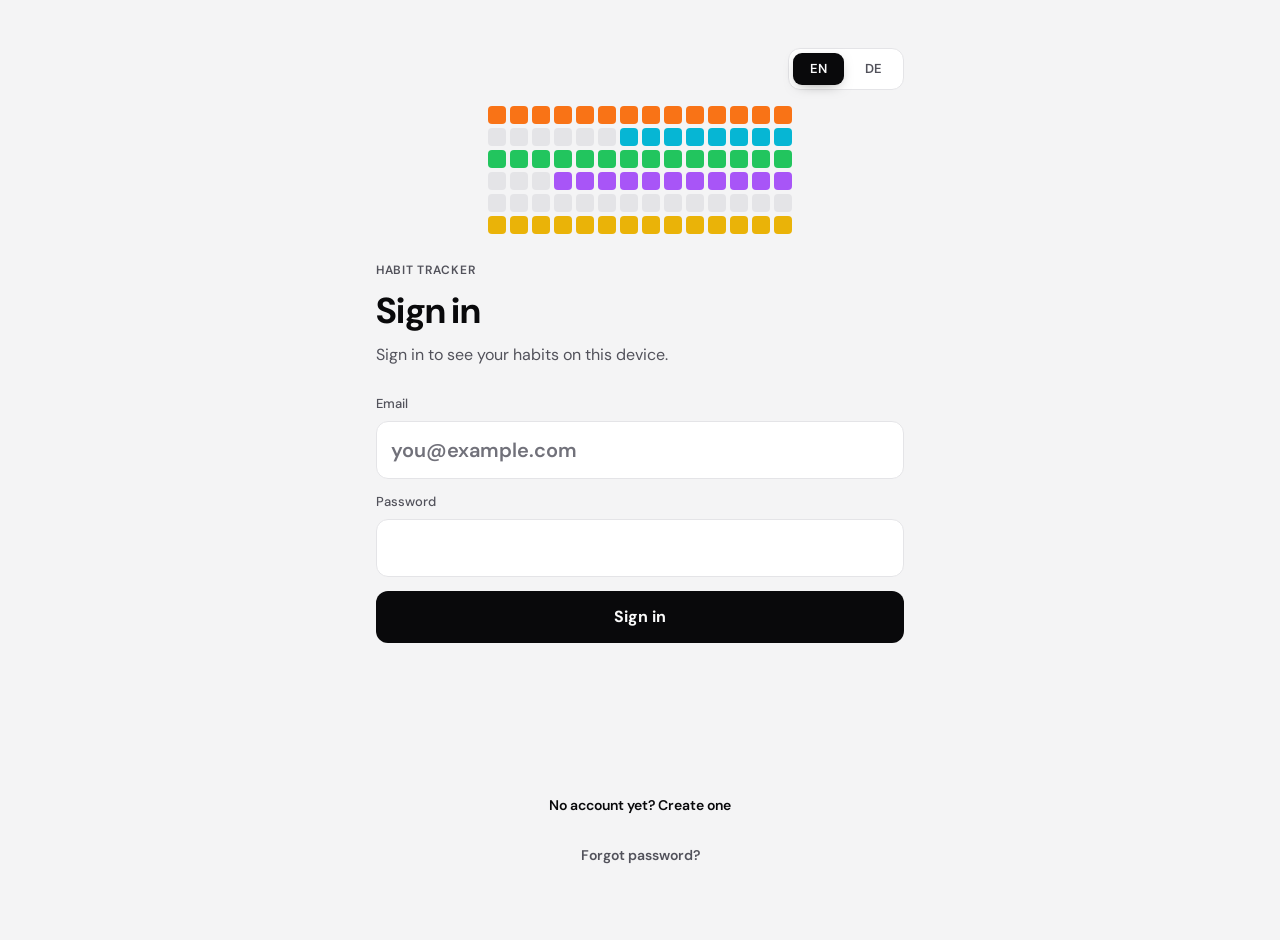
<file: index.html>
<!doctype html>
<html lang="de">
<head>
<meta charset="utf-8">
<meta name="viewport" content="width=device-width,initial-scale=1,viewport-fit=cover">
<title>Habit Tracker</title>
<meta name="theme-color" content="#000000">
<meta name="apple-mobile-web-app-capable" content="yes">
<meta name="mobile-web-app-capable" content="yes">
<meta name="apple-mobile-web-app-status-bar-style" content="black-translucent">
<meta name="apple-mobile-web-app-title" content="Habits">
<link rel="manifest" href="manifest.webmanifest">
<link rel="apple-touch-icon" href="icon-192.png">
<link rel="icon" href="icon-192.png">
<link rel="preconnect" href="https://fonts.googleapis.com"><link rel="preconnect" href="https://fonts.gstatic.com" crossorigin><link rel="stylesheet" href="https://fonts.googleapis.com/css2?family=DM+Sans:opsz,wght@9..40,400;9..40,500;9..40,600;9..40,700&display=swap">
<style>
/* Layout: one phone-width column (max 560px), sticky header per screen, cards stacked; overlays for menu, sheets and dialogs. Dark-first, light as an equal second theme. */
:root {
  --bg: #000000;
  --surface: #18181B;
  --surface-2: #27272A;
  --line: #27272A;
  --text: #FAFAFA;
  --muted: #A1A1AA;
  --faint: #71717A;
  --invert: #FAFAFA;
  --on-invert: #09090B;
  --on-accent: #0A0A0A;
  --scrim: rgba(0, 0, 0, 0.66);
  --sheet: #111113;
  --danger: #F87171;
  --danger-line: #7F1D1D;
  --good: #4ADE80;
  --bad: #F87171;
  --font: 'DM Sans', ui-sans-serif, system-ui, -apple-system, 'Segoe UI', Roboto, sans-serif;
  color-scheme: dark;
}
@media (prefers-color-scheme: light) {
  :root:not([data-theme="dark"]) {
    --bg: #F4F4F5; --surface: #FFFFFF; --surface-2: #E4E4E7; --line: #E4E4E7; --text: #09090B;
    --muted: #52525B; --faint: #71717A; --invert: #09090B; --on-invert: #FAFAFA;
    --scrim: rgba(9, 9, 11, 0.4); --sheet: #FFFFFF; --danger: #DC2626; --danger-line: #FECACA;
    --good: #15803D; --bad: #DC2626; color-scheme: light;
  }
}
:root[data-theme="light"] {
  --bg: #F4F4F5; --surface: #FFFFFF; --surface-2: #E4E4E7; --line: #E4E4E7; --text: #09090B;
  --muted: #52525B; --faint: #71717A; --invert: #09090B; --on-invert: #FAFAFA;
  --scrim: rgba(9, 9, 11, 0.4); --sheet: #FFFFFF; --danger: #DC2626; --danger-line: #FECACA;
  --good: #15803D; --bad: #DC2626; color-scheme: light;
}
/* The app's own theme setting wins over the viewer's default. */
html:root[data-app-theme="dark"][data-app-theme] {
  --bg: #000000; --surface: #18181B; --surface-2: #27272A; --line: #27272A; --text: #FAFAFA;
  --muted: #A1A1AA; --faint: #71717A; --invert: #FAFAFA; --on-invert: #09090B;
  --scrim: rgba(0, 0, 0, 0.66); --sheet: #111113; --danger: #F87171; --danger-line: #7F1D1D;
  --good: #4ADE80; --bad: #F87171; color-scheme: dark;
}
html:root[data-app-theme="light"][data-app-theme] {
  --bg: #F4F4F5; --surface: #FFFFFF; --surface-2: #E4E4E7; --line: #E4E4E7; --text: #09090B;
  --muted: #52525B; --faint: #71717A; --invert: #09090B; --on-invert: #FAFAFA;
  --scrim: rgba(9, 9, 11, 0.4); --sheet: #FFFFFF; --danger: #DC2626; --danger-line: #FECACA;
  --good: #15803D; --bad: #DC2626; color-scheme: light;
}

* { box-sizing: border-box; }
html, body { background: var(--bg); color: var(--text); }
body {
  margin: 0; font-family: var(--font); font-size: 15px; line-height: 1.4;
  -webkit-tap-highlight-color: transparent; -webkit-font-smoothing: antialiased;
}
body.lock { overflow: hidden; }
button, input { font: inherit; color: inherit; }
button { cursor: pointer; }
button:disabled { cursor: default; }
:focus-visible { outline: 2px solid var(--text); outline-offset: 2px; }
.i { display: block; flex: none; }
.num { font-variant-numeric: tabular-nums; }
.sr { position: absolute; width: 1px; height: 1px; overflow: hidden; clip: rect(0 0 0 0); white-space: nowrap; }

#app { max-width: 560px; margin: 0 auto; padding: 0 16px 40px; min-height: 100vh; }

/* Header */
.top {
  position: sticky; top: env(safe-area-inset-top, 0px); z-index: 5;
  display: flex; align-items: center; gap: 12px; min-height: 76px; padding-block: 16px 12px;
  background: var(--bg);
}
.top .tt { flex: 1; min-width: 0; display: flex; flex-direction: column; gap: 1px; }
.top .tt small { font-size: 13px; color: var(--muted); }
.top h1 { margin: 0; font-size: 24px; line-height: 28px; font-weight: 700; letter-spacing: -0.01em; overflow: hidden; text-overflow: ellipsis; white-space: nowrap; }
.ib {
  width: 44px; height: 44px; flex: none; padding: 0; border-radius: 12px;
  display: inline-flex; align-items: center; justify-content: center;
  background: var(--surface); border: 1px solid var(--line); color: var(--text);
}
.ib.solid { background: var(--invert); color: var(--on-invert); border-color: var(--invert); }
.ib.ghost { background: transparent; border-color: transparent; color: var(--muted); }
.ib:disabled { opacity: 0.35; }

.stack { display: flex; flex-direction: column; gap: 12px; }
.card { background: var(--surface); border: 1px solid var(--line); border-radius: 16px; padding: 16px; }
.label { font-size: 12px; font-weight: 600; letter-spacing: 0.06em; text-transform: uppercase; color: var(--muted); }
.muted { color: var(--muted); }
.hint { font-size: 13px; line-height: 18px; color: var(--muted); }

/* Buttons */
.btn {
  height: 52px; padding: 0 20px; border-radius: 12px; border: 1px solid transparent;
  font-size: 16px; font-weight: 700; display: inline-flex; align-items: center; justify-content: center; gap: 8px;
}
.btn.primary { background: var(--invert); color: var(--on-invert); }
.btn.accent { background: var(--c, var(--invert)); color: var(--on-accent); }
.btn.soft { background: var(--surface); color: var(--text); border-color: var(--line); font-weight: 600; }
.btn.danger { background: transparent; color: var(--danger); border-color: var(--danger-line); font-weight: 600; }
.btn.dashed { background: transparent; color: var(--muted); border: 1px dashed var(--faint); font-weight: 600; height: 48px; font-size: 15px; }
.btn:disabled { opacity: 0.4; }
.btn.block { width: 100%; }
.row2 { display: flex; gap: 8px; }
.row2 > * { flex: 1; min-width: 0; }

/* Segmented control */
.seg { position: relative; display: flex; padding: 4px; gap: 4px; border-radius: 12px; background: var(--surface); border: 1px solid var(--line); }
.seg-ind {
  position: absolute; top: 4px; bottom: 4px; left: 4px; border-radius: 9px; background: var(--invert);
  width: calc((100% - 8px - (var(--n) - 1) * 4px) / var(--n));
  transform: translateX(calc(var(--i) * (100% + 4px)));
  transition: transform .38s cubic-bezier(.3, 1.3, .4, 1);
  box-shadow: 0 4px 14px -6px rgba(0, 0, 0, .5);
}
.seg button { position: relative; z-index: 1; }
.seg button {
  flex: 1; min-width: 0; height: 40px; padding: 0 6px; border: none; border-radius: 9px; background: transparent;
  color: var(--muted); font-size: 14px; font-weight: 600; display: flex; align-items: center; justify-content: center; gap: 6px;
}
.seg button[aria-pressed="true"] { background: transparent; color: var(--on-invert); transition: color .25s ease .05s; }
.seg button:disabled { opacity: 0.45; }

/* Inputs */
.field { display: flex; flex-direction: column; gap: 8px; }
.field > label, .field > .flabel { font-size: 13px; font-weight: 500; color: var(--muted); }
.inp {
  height: 50px; padding: 0 14px; border-radius: 12px; background: var(--surface); border: 1px solid var(--line);
  color: var(--text); font-size: 16px; outline: none; width: 100%;
}
.inp:focus { border-color: var(--text); }
.inp::placeholder { color: var(--faint); }

/* Habit card */
.habit { display: flex; flex-direction: column; gap: 14px; }
.hrow { display: flex; align-items: center; gap: 12px; }
.hopen {
  flex: 1; min-width: 0; display: flex; align-items: center; gap: 12px; padding: 0; border: none;
  background: transparent; text-align: left;
}
.hic {
  width: 44px; height: 44px; border-radius: 12px; flex: none; display: flex; align-items: center; justify-content: center;
  color: var(--c); background: var(--cbg);
}
.htx { min-width: 0; display: flex; flex-direction: column; gap: 2px; }
.htx b { font-size: 16px; font-weight: 600; overflow: hidden; text-overflow: ellipsis; white-space: nowrap; }
.htx span { font-size: 12px; color: var(--muted); overflow: hidden; text-overflow: ellipsis; white-space: nowrap; }
.chk {
  width: 46px; height: 46px; flex: none; padding: 0; border-radius: 12px; display: flex; align-items: center; justify-content: center;
  background: transparent; border: 2px solid var(--faint); color: var(--muted);
  transition: background-color .15s ease, border-color .15s ease, transform .1s ease;
}
.chk:active { transform: scale(0.94); }
.chk.on { background: var(--c); border-color: var(--c); color: var(--on-accent); }
.chk.slip { background: var(--bad); border-color: var(--bad); color: var(--on-accent); }
.metrics { display: flex; justify-content: space-between; gap: 6px; }
.metric { display: flex; align-items: center; gap: 5px; color: var(--c); white-space: nowrap; min-width: 0; }
.metric b { font-size: 15px; font-weight: 600; color: var(--text); font-variant-numeric: tabular-nums; }
.metric span { font-size: 12px; color: var(--muted); }
.heat { display: flex; gap: 3px; justify-content: flex-end; overflow: hidden; padding: 0; border: none; background: transparent; width: 100%; }
.hw { display: flex; flex-direction: column; gap: 3px; flex: none; }
.hc { width: 12px; height: 12px; border-radius: 3px; background: var(--surface-2); }
.hc.on { background: var(--c); }
.hc.fu { background: transparent; }
.hc.pre { opacity: 0.35; }
.hc.slip { background: var(--bad); opacity: 0.6; }
.hc.td { box-shadow: inset 0 0 0 1.5px var(--text); }

.daybar { display: flex; align-items: center; gap: 12px; padding: 4px 2px 4px; }
.daybar .track { flex: 1; height: 6px; border-radius: 3px; background: var(--surface-2); overflow: hidden; }
.daybar .fill { height: 100%; border-radius: 3px; background: var(--text); transition: width .3s ease; }
.daybar span { font-size: 13px; color: var(--muted); white-space: nowrap; }

/* Empty state */
.empty { text-align: left; display: flex; flex-direction: column; gap: 14px; padding: 20px; }
.empty h2 { margin: 0; font-size: 20px; }
.tpl { display: grid; grid-template-columns: repeat(2, minmax(0, 1fr)); gap: 8px; }
.tpl button {
  display: flex; align-items: center; gap: 10px; padding: 12px; border-radius: 12px; background: var(--bg);
  border: 1px solid var(--line); text-align: left; font-size: 14px; font-weight: 600; min-height: 56px;
}
.tpl .hic { width: 32px; height: 32px; border-radius: 9px; }

/* Detail */
.hero { display: flex; align-items: center; gap: 14px; padding-block: 4px 4px; }
.hero .hic { width: 60px; height: 60px; border-radius: 16px; }
.hero h2 { margin: 0; font-size: 24px; line-height: 28px; overflow-wrap: anywhere; }
.hero p { margin: 2px 0 0; color: var(--muted); font-size: 14px; }
.tiles { display: grid; grid-template-columns: repeat(3, minmax(0, 1fr)); gap: 8px; }
.tile { background: var(--surface); border: 1px solid var(--line); border-radius: 16px; padding: 14px 12px; display: flex; flex-direction: column; gap: 4px; min-width: 0; }
.tile .v { font-size: 24px; line-height: 28px; font-weight: 700; font-variant-numeric: tabular-nums; }
.tile .k { font-size: 12px; color: var(--muted); }
.tile .i { color: var(--c, var(--muted)); }
.calhead { display: flex; align-items: center; justify-content: space-between; }
.calhead b { font-size: 16px; }
.cal { display: grid; grid-template-columns: repeat(7, minmax(0, 1fr)); gap: 4px; text-align: center; }
.cal .wd { font-size: 12px; color: var(--muted); padding-bottom: 4px; }
.cd {
  height: 42px; display: flex; align-items: center; justify-content: center; border: none; background: transparent; padding: 0;
}
.cd span {
  width: 38px; height: 38px; border-radius: 999px; display: flex; align-items: center; justify-content: center;
  font-size: 14px; color: var(--muted); font-variant-numeric: tabular-nums;
}
.cd.on span { background: var(--c); color: var(--on-accent); font-weight: 700; }
.cd.slip span { box-shadow: inset 0 0 0 2px var(--bad); color: var(--bad); font-weight: 700; }
.cd.td span { outline: 2px solid var(--text); outline-offset: 1px; }
.cd:disabled span { opacity: 0.3; }

/* Edit */
.iconpick { display: flex; flex-direction: column; align-items: center; gap: 6px; padding-block: 4px; }
.iconpick .bigic {
  width: 84px; height: 84px; border-radius: 999px; position: relative; border: none; padding: 0;
  display: flex; align-items: center; justify-content: center; color: var(--c); background: var(--cbg);
}
.iconpick .pen {
  position: absolute; right: -2px; bottom: -2px; width: 30px; height: 30px; border-radius: 999px;
  background: var(--c); color: var(--on-accent); border: 3px solid var(--bg); display: flex; align-items: center; justify-content: center;
}
.linkbtn { background: none; border: none; color: var(--c, var(--text)); font-weight: 600; font-size: 14px; min-height: 40px; padding: 0 10px; }
.colors { display: grid; grid-template-columns: repeat(7, minmax(0, 1fr)); gap: 8px; }
.colors button { height: 40px; border-radius: 12px; border: none; padding: 0; background: var(--sw); }
.colors button[aria-pressed="true"] { box-shadow: 0 0 0 2px var(--bg), 0 0 0 4px var(--text); }
.savebar {
  position: sticky; bottom: 0; padding-block: 12px calc(12px + env(safe-area-inset-bottom, 0px));
  background: linear-gradient(to bottom, transparent, var(--bg) 30%);
}

/* Icon picker */
.chips { display: flex; gap: 8px; overflow-x: auto; scrollbar-width: none; margin-inline: -16px; padding-inline: 16px; }
.chips::-webkit-scrollbar { display: none; }
.chip {
  flex: none; height: 36px; padding: 0 14px; border-radius: 999px; background: var(--surface); color: var(--muted);
  border: 1px solid var(--line); font-size: 14px; font-weight: 600;
}
.chip[aria-pressed="true"] { background: var(--invert); color: var(--on-invert); border-color: var(--invert); }
.igrid { display: grid; grid-template-columns: repeat(6, minmax(0, 1fr)); gap: 8px; }
.igrid button {
  height: 52px; border-radius: 12px; background: var(--surface); border: 1px solid var(--line); color: var(--muted);
  display: flex; align-items: center; justify-content: center; padding: 0;
}
.igrid button[aria-pressed="true"] { color: var(--c); background: var(--cbg); border: 2px solid var(--c); }
.searchbox { position: relative; }
.searchbox .i { position: absolute; left: 14px; top: 15px; color: var(--muted); }
.searchbox .inp { padding-left: 42px; }

/* Drawer, sheets, dialogs */
.scrim { position: fixed; inset: 0; background: var(--scrim); z-index: 40; }
.scrim.anim { animation: fade .2s ease; }
.drawer {
  position: fixed; left: 0; top: 0; bottom: 0; width: min(304px, 84vw); z-index: 41; background: var(--sheet);
  border-right: 1px solid var(--line); display: flex; flex-direction: column; gap: 6px;
  padding: calc(24px + env(safe-area-inset-top, 0px)) 14px calc(20px + env(safe-area-inset-bottom, 0px));
}
.drawer.anim { animation: slidein .28s cubic-bezier(.2, .8, .2, 1); }
.prof { display: flex; align-items: center; gap: 14px; padding: 6px 8px 20px; }
.avatar {
  width: 52px; height: 52px; border-radius: 999px; background: var(--surface-2); color: var(--text);
  display: flex; align-items: center; justify-content: center; font-size: 22px; font-weight: 700; flex: none;
}
.prof b { font-size: 18px; display: block; overflow: hidden; text-overflow: ellipsis; white-space: nowrap; }
.prof span { font-size: 13px; color: var(--muted); }
.nav {
  height: 52px; padding: 0 14px; border-radius: 12px; display: flex; align-items: center; gap: 14px; width: 100%;
  border: none; background: transparent; color: var(--muted); font-size: 16px; font-weight: 600; text-align: left;
}
.nav[aria-current="page"] { background: var(--surface); color: var(--text); }
.drawer .foot { margin-top: auto; display: flex; flex-direction: column; gap: 6px; }
.drawer hr { border: none; height: 1px; background: var(--line); margin: 0 0 6px; }
.sheet {
  position: fixed; left: 0; right: 0; bottom: 0; z-index: 41; margin: 0 auto; max-width: 560px;
  background: var(--sheet); border: 1px solid var(--line); border-bottom: none; border-radius: 20px 20px 0 0;
  padding: 20px 16px calc(20px + env(safe-area-inset-bottom, 0px)); display: flex; flex-direction: column; gap: 16px;
  max-height: 92vh; overflow-y: auto;
}
.sheet.anim { animation: rise .3s cubic-bezier(.2, .8, .2, 1); }
.sheet h2 { margin: 0; font-size: 20px; }
.sheethead { display: flex; align-items: center; justify-content: space-between; gap: 12px; }
.dialog {
  position: fixed; left: 50%; top: 50%; transform: translate(-50%, -50%); z-index: 42; width: min(360px, calc(100vw - 32px));
  background: var(--sheet); border: 1px solid var(--line); border-radius: 18px; padding: 20px; display: flex; flex-direction: column; gap: 14px;
}
.dialog h2 { margin: 0; font-size: 19px; }
.dialog p { margin: 0; color: var(--muted); line-height: 1.45; }
.toast {
  position: fixed; left: 50%; bottom: calc(24px + env(safe-area-inset-bottom, 0px)); transform: translateX(-50%); z-index: 50;
  background: var(--invert); color: var(--on-invert); padding: 12px 16px; border-radius: 12px; font-size: 14px; font-weight: 600;
  max-width: calc(100vw - 32px); animation: rise .2s ease; pointer-events: none;
}
@keyframes fade { from { opacity: 0; } }
@keyframes slidein { from { transform: translateX(-100%); } }
@keyframes rise { from { transform: translate(var(--tx, 0), 16px); opacity: 0; } }
.toast { --tx: -50%; }
@media (prefers-reduced-motion: reduce) { *, *::before, *::after { animation: none !important; transition: none !important; } }

/* Stats */
.kpis { display: grid; grid-template-columns: repeat(3, minmax(0, 1fr)); gap: 8px; }
.kpi { background: var(--surface); border: 1px solid var(--line); border-radius: 16px; padding: 14px 12px; display: flex; flex-direction: column; gap: 2px; min-width: 0; }
.kpi .v { font-size: 24px; line-height: 30px; font-weight: 700; font-variant-numeric: tabular-nums; white-space: nowrap; }
.kpi .k { font-size: 12px; color: var(--muted); line-height: 15px; }
.cardhead { display: flex; flex-direction: column; gap: 2px; margin-bottom: 14px; }
.cardhead b { font-size: 16px; }
.cardhead span { font-size: 12px; color: var(--muted); }
.bars { position: relative; height: 150px; margin-top: 10px; display: flex; align-items: flex-end; gap: 3px; padding-left: 34px; }
.bars .grid { position: absolute; left: 34px; right: 0; border-top: 1px dashed var(--line); }
.bars .gl { position: absolute; left: 0; width: 30px; white-space: nowrap; text-align: right; font-size: 10px; color: var(--faint); transform: translateY(50%); font-variant-numeric: tabular-nums; }
.bar { flex: 1; min-width: 0; height: 100%; display: flex; flex-direction: column; justify-content: flex-end; align-items: center; position: relative; }
.bar i { display: block; width: 100%; max-width: 26px; border-radius: 5px 5px 2px 2px; background: var(--text); min-height: 3px; }
.bar i.none { background: var(--surface-2); }
.bar.cur i { background: var(--text); }
.bar:not(.cur) i:not(.none) { opacity: 0.55; }
.barlabels { display: flex; gap: 3px; padding-left: 34px; margin-top: 6px; }
.barlabels span { flex: 1; min-width: 0; text-align: center; font-size: 10px; color: var(--faint); white-space: nowrap; overflow: visible; }
.barlabels span.cur { color: var(--text); font-weight: 700; }
.plist { display: flex; flex-direction: column; gap: 16px; }
.prow { display: flex; flex-direction: column; gap: 8px; }
.prow .top2 { display: flex; align-items: center; gap: 10px; }
.prow .hic { width: 32px; height: 32px; border-radius: 10px; }
.prow .nm { flex: 1; min-width: 0; font-weight: 600; overflow: hidden; text-overflow: ellipsis; white-space: nowrap; }
.prow .sub { font-size: 13px; color: var(--muted); white-space: nowrap; font-variant-numeric: tabular-nums; }
.ptrack { height: 8px; border-radius: 4px; background: var(--surface-2); overflow: hidden; }
.ptrack i { display: block; height: 100%; border-radius: 4px; background: var(--c); }
.insight { display: flex; gap: 12px; align-items: flex-start; }
.insight p { margin: 0; line-height: 1.5; }
.insight b { font-weight: 700; }
.delta { font-size: 12px; font-weight: 700; font-variant-numeric: tabular-nums; }
.delta.up { color: var(--good); }
.delta.down { color: var(--bad); }
.delta.flat { color: var(--muted); }

/* Score */
.datenav { display: flex; align-items: center; gap: 8px; }
.datenav .mid { flex: 1; text-align: center; display: flex; flex-direction: column; }
.datenav .mid b { font-size: 16px; }
.datenav .mid span { font-size: 12px; color: var(--muted); }
.attr { display: flex; flex-direction: column; gap: 10px; }
.attr .ah { display: flex; align-items: center; gap: 8px; }
.dot { width: 10px; height: 10px; border-radius: 999px; background: var(--c); flex: none; }
.attr .ah .nm { flex: 1; min-width: 0; font-size: 16px; font-weight: 600; overflow: hidden; text-overflow: ellipsis; white-space: nowrap; }
.attr .val { font-size: 20px; font-weight: 700; font-variant-numeric: tabular-nums; }
.attr .val small { font-size: 12px; color: var(--muted); font-weight: 500; }
.attr .ab { display: flex; align-items: center; justify-content: space-between; gap: 8px; }
.stars { display: flex; gap: 2px; }
.star { width: 42px; height: 42px; border: none; background: transparent; padding: 3px; position: relative; flex: none; }
.star svg { position: absolute; left: 3px; top: 3px; }
.star .clip { position: absolute; left: 3px; top: 3px; height: 36px; overflow: hidden; }
.star .clip svg { position: static; display: block; }
.attr .avg { font-size: 12px; color: var(--muted); text-align: right; white-space: nowrap; }
.sumcard { display: flex; align-items: center; justify-content: space-between; gap: 12px; }
.sumcard .big { font-size: 40px; line-height: 44px; font-weight: 700; font-variant-numeric: tabular-nums; }
.sumcard .big small { font-size: 14px; color: var(--muted); font-weight: 500; margin-left: 4px; }
.pill { display: inline-flex; align-items: center; gap: 6px; height: 30px; padding: 0 12px; border-radius: 999px; background: var(--surface-2); font-size: 12px; color: var(--muted); white-space: nowrap; }
.legend { display: flex; flex-wrap: wrap; gap: 6px 14px; margin-top: 10px; }
.legend button { display: inline-flex; align-items: center; gap: 6px; font-size: 13px; color: var(--muted); background: transparent; border: none; padding: 6px 2px; min-height: 32px; }
.legend button[aria-pressed="true"] { color: var(--text); font-weight: 600; }
.legend button.dim { opacity: 0.45; }
.chart svg { display: block; width: 100%; height: auto; overflow: visible; }
.spark { display: flex; align-items: flex-end; gap: 2px; height: 40px; }
.spark i { flex: 1; min-width: 2px; max-width: 10px; border-radius: 2px; background: var(--c); }
.spark i.none { background: var(--surface-2); height: 3px !important; }
.arow { display: grid; grid-template-columns: minmax(0, 1fr) 46%; align-items: center; gap: 12px; }
.arow .l { display: flex; flex-direction: column; gap: 2px; min-width: 0; }
.arow .l .t { display: flex; align-items: center; gap: 8px; font-weight: 600; }
.arow .l .t span { overflow: hidden; text-overflow: ellipsis; white-space: nowrap; }
.arow .l .v { display: flex; align-items: baseline; gap: 8px; }
.arow .l .v b { font-size: 18px; font-variant-numeric: tabular-nums; }

.tablewrap { overflow-x: auto; border: 1px solid var(--line); border-radius: 16px; background: var(--surface); }
table.st { border-collapse: separate; border-spacing: 0; width: 100%; font-size: 14px; font-variant-numeric: tabular-nums; }
table.st th, table.st td { padding: 0; text-align: center; border-bottom: 1px solid var(--line); white-space: nowrap; }
table.st thead th { font-size: 12px; color: var(--muted); font-weight: 600; height: 44px; padding: 0 8px; position: sticky; top: 0; background: var(--surface); }
table.st th:first-child, table.st td:first-child { position: sticky; left: 0; background: var(--surface); z-index: 1; text-align: left; border-right: 1px solid var(--line); }
table.st thead th:first-child { z-index: 2; }
table.st td.c { min-width: 58px; height: 40px; padding: 0 6px; }
table.st td.c.e { color: var(--faint); }
table.st td.avgc { font-weight: 700; min-width: 52px; padding: 0 8px; }
table.st tr.today td:first-child button { color: var(--text); font-weight: 700; }
table.st tr.future td { opacity: 0.35; }
table.st tfoot td { font-weight: 700; height: 44px; border-bottom: none; }
table.st tfoot tr:first-child td { border-top: 1px solid var(--line); }
table.st tfoot td:first-child { padding: 0 12px; font-size: 12px; color: var(--muted); text-transform: uppercase; letter-spacing: 0.06em; }
.rowbtn { border: none; background: transparent; height: 40px; padding: 0 12px; width: 100%; text-align: left; color: var(--muted); font-size: 13px; }
.thname { display: inline-flex; align-items: center; gap: 5px; max-width: 90px; }
.thname span { overflow: hidden; text-overflow: ellipsis; }

.rank { display: flex; flex-direction: column; gap: 16px; }
.rk { display: flex; flex-direction: column; gap: 6px; }
.rk .t { display: flex; align-items: center; gap: 8px; }
.rk .t .nm { flex: 1; min-width: 0; font-weight: 600; overflow: hidden; text-overflow: ellipsis; white-space: nowrap; }
.rk .t .sum { display: inline-flex; align-items: center; gap: 4px; font-weight: 700; font-size: 16px; font-variant-numeric: tabular-nums; }
.rk .t .sum .i { color: var(--c); }
.rk .s { display: flex; flex-wrap: wrap; gap: 4px 12px; font-size: 12px; color: var(--muted); font-variant-numeric: tabular-nums; }

/* Settings */
.list { background: var(--surface); border: 1px solid var(--line); border-radius: 14px; display: flex; flex-direction: column; overflow: hidden; }
.li {
  min-height: 56px; padding: 0 16px; display: flex; align-items: center; justify-content: space-between; gap: 12px;
  background: transparent; border: none; border-bottom: 1px solid var(--line); text-align: left; width: 100%; font-size: 16px;
}
.li:last-child { border-bottom: none; }
.li .sub { font-size: 13px; color: var(--muted); }
.li .lt { display: flex; flex-direction: column; gap: 2px; min-width: 0; }
.status { display: flex; align-items: center; gap: 10px; padding: 14px 16px; font-size: 14px; }
.status .i { color: var(--muted); }

/* Onboarding */
.onb { min-height: 100vh; display: flex; flex-direction: column; gap: 28px; padding-block: calc(48px + env(safe-area-inset-top, 0px)) calc(24px + env(safe-area-inset-bottom, 0px)); }
.onb .deco { display: grid; grid-template-columns: repeat(14, minmax(0, 18px)); gap: 4px; justify-content: center; }
.onb .deco i { aspect-ratio: 1; border-radius: 4px; background: var(--surface-2); }
.onb h1 { margin: 0; font-size: 36px; line-height: 40px; letter-spacing: -0.02em; text-wrap: balance; }
.onb p { margin: 0; font-size: 16px; line-height: 24px; color: var(--muted); }
.onb .inp { height: 58px; font-size: 20px; font-weight: 600; }
.onb .end { margin-top: auto; display: flex; flex-direction: column; gap: 10px; align-items: center; }

@media (max-width: 370px) {
  .igrid { grid-template-columns: repeat(5, minmax(0, 1fr)); }
  .star { width: 38px; height: 38px; }
  .star svg { width: 32px; height: 32px; }
  .star .clip { height: 32px; }
  .kpi .v, .tile .v { font-size: 21px; }
}
[hidden] { display: none !important; }

/* Pinning, long press, sort mode */
[data-hold] { -webkit-touch-callout: none; -webkit-user-select: none; user-select: none; }
.pinmark { display: inline-flex; vertical-align: -1px; margin-right: 5px; color: var(--c); }
.li:disabled { opacity: 0.4; }
.sgroup { display: flex; flex-direction: column; gap: 8px; }
.srow {
  height: 60px; display: flex; align-items: center; gap: 10px; padding: 0 6px 0 4px; border-radius: 14px;
  background: var(--surface); border: 1px solid var(--line); transition: transform .15s ease;
}
.srow.dragging { transition: none; position: relative; z-index: 3; box-shadow: 0 10px 30px rgba(0, 0, 0, 0.35); border-color: var(--c); }
.srow .grip { width: 40px; height: 52px; display: flex; align-items: center; justify-content: center; color: var(--muted); touch-action: none; cursor: grab; flex: none; }
.srow .sname { flex: 1; min-width: 0; font-weight: 600; overflow: hidden; text-overflow: ellipsis; white-space: nowrap; }
.hic.sm { width: 32px; height: 32px; border-radius: 10px; }
.hic.big { width: 56px; height: 56px; border-radius: 16px; }

/* Swipe layout */
.swipe {
  display: flex; gap: 12px; overflow-x: auto; scroll-snap-type: x mandatory; scrollbar-width: none;
  margin-inline: -16px; padding-inline: 16px; scroll-padding-inline: 16px; overscroll-behavior-x: contain;
}
.swipe::-webkit-scrollbar { display: none; }
.slide { flex: 0 0 100%; scroll-snap-align: start; display: flex; flex-direction: column; gap: 14px; min-width: 0; }
.slide .bigname { font-size: 20px; }
.heat.big .hw, .heat.big { gap: 4px; }
.heat.big .hc { width: 14px; height: 14px; border-radius: 4px; }
.dots { display: flex; justify-content: center; gap: 6px; }
.dots i { width: 6px; height: 6px; border-radius: 999px; background: var(--surface-2); transition: width .2s ease, background-color .2s ease; }
.dots i.on { width: 18px; background: var(--text); }

/* Compact layout */
.crow { display: flex; flex-direction: column; gap: 10px; padding: 12px; }
.ctop { display: flex; align-items: center; gap: 10px; }
.ctop .hopen { gap: 10px; }
.days { display: grid; grid-template-columns: repeat(7, minmax(0, 1fr)); gap: 5px; }
.dd {
  height: 46px; border-radius: 11px; border: 1px solid var(--line); background: var(--bg); padding: 0;
  display: flex; flex-direction: column; align-items: center; justify-content: center; gap: 1px; color: var(--muted);
  font-variant-numeric: tabular-nums;
}
.dd small { font-size: 10px; line-height: 12px; }
.dd b { font-size: 14px; line-height: 16px; }
.dd.on { background: var(--c); border-color: var(--c); color: var(--on-accent); }
.dd.slip { border: 2px solid var(--bad); color: var(--bad); }
.dd.td { outline: 2px solid var(--text); outline-offset: 1px; }
.dd:disabled { opacity: 0.3; }
.spark { min-width: 0; overflow: hidden; }
.spark.dense { gap: 1px; }
.spark.dense i { min-width: 0; border-radius: 1px; }


/* ---------- Feel: press feedback, glow, small celebrations ---------- */
button { transition: transform .14s cubic-bezier(.2, .8, .2, 1), background-color .2s ease, border-color .2s ease, box-shadow .3s ease, color .2s ease, opacity .2s ease; }
button:active:not(:disabled) { transform: scale(.96); }
.heat:active:not(:disabled), .hopen:active:not(:disabled) { transform: none; }
.card.habit, .slide, .crow { transition: transform .2s cubic-bezier(.2, .8, .2, 1), border-color .3s ease, box-shadow .3s ease; }
.card.habit:active, .crow:active { transform: scale(.99); }
@media (hover: hover) {
  .card.habit:hover, .slide:hover, .crow:hover {
    border-color: color-mix(in srgb, var(--c) 40%, var(--line));
    box-shadow: 0 10px 34px -16px color-mix(in srgb, var(--c) 60%, transparent);
  }
  .nav:hover, .li:hover:not(:disabled), .tpl button:hover { background: var(--surface-2); }
  .ib:hover:not(:disabled) { border-color: var(--faint); }
}
.chk.on { box-shadow: 0 0 22px -6px color-mix(in srgb, var(--c) 80%, transparent); }
.btn.accent { box-shadow: 0 8px 26px -12px color-mix(in srgb, var(--c, #FFFFFF) 80%, transparent); }
.hc.on { box-shadow: 0 0 6px -2px color-mix(in srgb, var(--c) 70%, transparent); }
.dd.on { box-shadow: 0 6px 16px -10px color-mix(in srgb, var(--c) 90%, transparent); }
.daybar .fill { transition: width .6s cubic-bezier(.2, .8, .2, 1); }
.daybar .fill.full { background: linear-gradient(90deg, #22C55E, #06B6D4); box-shadow: 0 0 14px -2px rgba(34, 197, 94, .7); }
.li:active:not(:disabled), .nav:active { background: var(--surface-2); }

main.enter, .onb.enter { animation: enter .32s cubic-bezier(.2, .8, .2, 1); }
.fx-in { animation: enter .3s cubic-bezier(.2, .8, .2, 1); }
.fx-pop { animation: pop .42s cubic-bezier(.2, .9, .3, 1.35), ring .7s ease-out; }
.fx-pop svg path { stroke-dasharray: 26; stroke-dashoffset: 26; animation: draw .34s .1s ease forwards; }
.fx-shake { animation: shake .42s ease; }
.fx-cell { animation: cell .55s cubic-bezier(.2, .9, .3, 1.35); }
.fx-star { animation: star .45s cubic-bezier(.2, .9, .3, 1.4); }
.fx-drop { animation: drop .45s ease; }
.fx-pill { animation: pill .3s cubic-bezier(.2, .9, .3, 1.3); }
.fx-glow { animation: glow 1.3s ease; }
@keyframes enter { from { opacity: 0; transform: translateY(10px); } }
@keyframes pop { 0% { transform: scale(.82); } 55% { transform: scale(1.1); } 100% { transform: scale(1); } }
@keyframes ring { from { box-shadow: 0 0 0 0 color-mix(in srgb, var(--c) 65%, transparent); } to { box-shadow: 0 0 0 16px transparent; } }
@keyframes draw { to { stroke-dashoffset: 0; } }
@keyframes shake { 0%, 100% { transform: translateX(0); } 20% { transform: translateX(-5px); } 40% { transform: translateX(5px); } 60% { transform: translateX(-3px); } 80% { transform: translateX(3px); } }
@keyframes cell { 0% { transform: scale(.5); } 60% { transform: scale(1.35); } 100% { transform: scale(1); } }
@keyframes star { 0% { transform: scale(.7) rotate(-12deg); } 60% { transform: scale(1.22) rotate(6deg); } 100% { transform: scale(1) rotate(0); } }
@keyframes drop { 0% { transform: scale(1.03); box-shadow: 0 10px 30px rgba(0, 0, 0, .35); } 100% { transform: scale(1); } }
@keyframes pill { 0% { transform: scale(.9); } 100% { transform: scale(1); } }
@keyframes glow { 0% { filter: brightness(1); } 30% { filter: brightness(1.6); box-shadow: 0 0 24px 2px rgba(34, 197, 94, .8); } 100% { filter: brightness(1); } }
.dialog.anim { animation: dialogIn .26s cubic-bezier(.2, .9, .3, 1.2); }
@keyframes dialogIn { from { opacity: 0; transform: translate(-50%, -46%) scale(.94); } }

/* Language picker on start screens, settings switch */
.langpick { align-self: flex-end; width: 116px; margin-bottom: -12px; }
.langpick .seg button { height: 32px; font-size: 13px; }
.switch { position: relative; width: 52px; height: 32px; flex: none; padding: 0; border-radius: 999px; border: none; background: var(--surface-2); }
.switch span { position: absolute; top: 3px; left: 3px; width: 26px; height: 26px; border-radius: 999px; background: var(--muted); transition: transform .25s cubic-bezier(.2, .8, .2, 1), background-color .25s ease; }
.switch[aria-checked="true"] { background: #22C55E; }
.switch[aria-checked="true"] span { transform: translateX(20px); background: #FFFFFF; }
.switch:active:not(:disabled) { transform: none; }


/* ---------- Page transitions & staggered entrance ---------- */
main.enter > *, .onb.enter > * { animation: rise-in .5s cubic-bezier(.2, .8, .2, 1) both; animation-delay: calc(var(--k, 0) * 45ms); }
main.enter.from-right > * { animation-name: in-right; }
main.enter.from-left > * { animation-name: in-left; }
main.enter.from-right, main.enter.from-left, main.enter.from-below, .onb.enter { animation: none; }
@keyframes rise-in { from { opacity: 0; transform: translateY(16px) scale(.985); } }
@keyframes in-right { from { opacity: 0; transform: translateX(28px); } }
@keyframes in-left { from { opacity: 0; transform: translateX(-28px); } }
.enter .heat .hw, .fx-in .heat .hw { animation: col-in .5s cubic-bezier(.2, .8, .2, 1) both; animation-delay: calc(120ms + var(--w, 0) * 14ms); }
@keyframes col-in { from { opacity: 0; transform: translateY(6px) scaleY(.6); } }
.enter .bar i, .fx-in .bar i, .fx-in.card .bar i { animation: grow-y .7s cubic-bezier(.2, .8, .2, 1) both; transform-origin: bottom; }
.enter .spark i, .fx-in .spark i { animation: grow-y .6s cubic-bezier(.2, .8, .2, 1) both; transform-origin: bottom; }
.enter .ptrack i, .fx-in .ptrack i { animation: grow-x .8s cubic-bezier(.2, .8, .2, 1) both; transform-origin: left; }
.enter .ln, .fx-in .ln, .fx-in.chart .ln { stroke-dasharray: 1; stroke-dashoffset: 1; animation: draw-line 1.1s cubic-bezier(.3, .7, .2, 1) forwards; }
@keyframes grow-y { from { transform: scaleY(0); } }
@keyframes grow-x { from { transform: scaleX(0); } }
@keyframes draw-line { to { stroke-dashoffset: 0; } }
.fx-in { animation: rise-in .38s cubic-bezier(.2, .8, .2, 1) both; }

/* ---------- Press ripple ---------- */
.ripple-wrap { position: fixed; overflow: hidden; pointer-events: none; z-index: 60; transition: opacity .4s ease; }
.ripple-wrap span { position: absolute; border-radius: 50%; transform: scale(0); animation: ripple .55s cubic-bezier(.2, .8, .2, 1) forwards; }
.ripple-wrap.out { opacity: 0; }
@keyframes ripple { to { transform: scale(1); } }
.card.habit:active, .crow:active, .slide:active { transform: scale(.985); }
.btn:active:not(:disabled), .nav:active, .li:active:not(:disabled) { transform: scale(.975); }
.ib:active:not(:disabled), .chk:active, .dd:active:not(:disabled), .cd:active:not(:disabled) { transform: scale(.9); }

/* ---------- Splash: mark + loading bar, no text, under 3 s ---------- */
#splash {
  position: fixed; inset: 0; z-index: 100; background: #000; overflow: hidden;
  display: flex; align-items: center; justify-content: center;
  transition: opacity .25s ease, transform .25s cubic-bezier(.2, .8, .2, 1);
}
#splash.out { opacity: 0; transform: scale(1.04); pointer-events: none; }
.sp-center { position: relative; display: flex; flex-direction: column; align-items: center; gap: 44px; }
.sp-halo {
  position: absolute; left: 50%; top: 31px; width: 220px; height: 220px; margin: -110px 0 0 -110px; border-radius: 50%;
  background: conic-gradient(from 0deg, #F97316, #EAB308, #22C55E, #06B6D4, #3B82F6, #A855F7, #EC4899, #F97316);
  filter: blur(60px); opacity: 0; animation: sp-halo 1s ease both, sp-spin 6s linear infinite;
}
@keyframes sp-halo { 0% { opacity: 0; transform: scale(.4); } 40% { opacity: .38; } 100% { opacity: .22; transform: scale(1); } }
@keyframes sp-spin { to { rotate: 360deg; } }
.sp-mark { position: relative; display: grid; grid-template-columns: repeat(3, 18px); gap: 4px; }
.sp-mark i {
  width: 18px; height: 18px; border-radius: 5px; background: var(--c);
  animation: sp-pop .35s cubic-bezier(.2, .9, .3, 1.45) var(--m) both;
}
@keyframes sp-pop { from { opacity: 0; transform: scale(0) rotate(-35deg); border-radius: 50%; } }
@keyframes sp-breathe { 0%, 100% { filter: brightness(1); } 50% { filter: brightness(1.35); box-shadow: 0 0 14px var(--c); } }
.sp-bar {
  position: relative; width: 168px; height: 4px; border-radius: 4px; background: rgba(255, 255, 255, .09); overflow: hidden;
  animation: sp-barin .2s ease .05s both;
}
@keyframes sp-barin { from { opacity: 0; transform: scaleX(.6); } }
.sp-bar i {
  position: absolute; inset: 0; border-radius: 4px; transform-origin: left; transform: scaleX(0);
  background: linear-gradient(90deg, #F97316, #EC4899, #A855F7, #06B6D4, #22C55E);
  box-shadow: 0 0 12px rgba(236, 72, 153, .55);
  animation: sp-load .7s cubic-bezier(.45, 0, .2, 1) .1s forwards;
}
.sp-bar b {
  position: absolute; top: 0; bottom: 0; width: 40px; left: -40px;
  background: linear-gradient(90deg, transparent, rgba(255, 255, 255, .75), transparent);
  animation: sp-shine .5s ease-in-out .2s 1;
}
@keyframes sp-load { 0% { transform: scaleX(0); } 30% { transform: scaleX(.38); } 48% { transform: scaleX(.46); } 78% { transform: scaleX(.86); } 100% { transform: scaleX(1); } }
@keyframes sp-shine { to { left: 100%; } }
@media (prefers-reduced-motion: reduce) { #splash * { animation: none !important; } .sp-bar i { transform: scaleX(1); } }

/* ---------- To-dos ---------- */
.ib.menu { position: relative; }
.mdot {
  position: absolute; top: 8px; right: 8px; width: 10px; height: 10px; border-radius: 50%;
  background: var(--bad); box-shadow: 0 0 0 2px var(--surface); animation: dot-in .4s cubic-bezier(.2, .9, .3, 1.5);
}
@keyframes dot-in { from { transform: scale(0); } }
.nav .badge {
  margin-left: auto; min-width: 24px; height: 24px; padding: 0 7px; border-radius: 12px; background: var(--bad); color: var(--on-accent);
  font-size: 13px; font-weight: 700; display: inline-flex; align-items: center; justify-content: center;
}
.qa { display: flex; gap: 8px; align-items: center; }
.qa .inp { flex: 1; min-width: 0; }
.qa .ib { height: 50px; width: 50px; border-radius: 12px; }
.qa .ib.solid:disabled { opacity: .3; }
.chips .chip { display: inline-flex; align-items: center; gap: 8px; }
.chips.wrap { flex-wrap: wrap; overflow: visible; margin-inline: 0; padding-inline: 0; }
.chip .dot { width: 8px; height: 8px; }
.chip.dashed { background: transparent; border-style: dashed; border-color: var(--faint); }
.chip[aria-pressed="true"] .dot { box-shadow: 0 0 0 2px var(--on-invert); }
.tsec { display: flex; flex-direction: column; gap: 8px; }
.tsec > .label { display: flex; align-items: center; gap: 8px; padding: 6px 4px 0; }
.tsec > .label em { font-style: normal; color: var(--faint); font-weight: 600; letter-spacing: 0; }
.tsec > .label.late { color: var(--bad); }
.tsec > .label.late em { color: var(--bad); opacity: .7; }
.tdone-t { background: none; border: none; min-height: 36px; text-align: left; }
.trow {
  display: flex; align-items: center; gap: 4px; background: var(--surface); border: 1px solid var(--line); border-radius: 14px;
  padding: 0 4px 0 6px; transition: opacity .35s ease, transform .35s cubic-bezier(.2, .8, .2, 1);
}
.trow.leaving { opacity: 0; transform: translateX(14px) scale(.98); transition-delay: .25s; }
.tchk {
  width: 44px; height: 44px; flex: none; border: none; background: transparent; padding: 0; border-radius: 50%;
  display: flex; align-items: center; justify-content: center; color: transparent; position: relative;
}
.tchk::before {
  content: ''; position: absolute; inset: 10px; border-radius: 50%; border: 2px solid color-mix(in srgb, var(--c) 70%, var(--faint));
  transition: background-color .2s ease, border-color .2s ease, transform .2s ease;
}
.tchk.late::before { border-color: var(--bad); }
.tchk .i { position: relative; z-index: 1; }
.tchk.on { color: var(--on-accent); }
.tchk.on::before { background: var(--c); border-color: var(--c); }
.tchk:active::before { transform: scale(.85); }
.topen {
  flex: 1; min-width: 0; min-height: 56px; padding: 9px 10px 9px 2px; border: none; background: transparent; text-align: left;
  display: flex; flex-direction: column; justify-content: center; gap: 3px; color: var(--text);
}
.ttl {
  font-size: 16px; font-weight: 500; line-height: 21px; overflow-wrap: anywhere; align-self: flex-start;
  background: linear-gradient(currentColor, currentColor) 0 58% / 0 1.5px no-repeat; transition: background-size .35s ease, color .3s ease;
}
.trow.done .ttl { background-size: 100% 1.5px; color: var(--muted); }
.tmeta { display: flex; align-items: center; flex-wrap: wrap; gap: 6px; font-size: 12.5px; color: var(--muted); }
.tmeta b { color: var(--faint); font-weight: 400; }
.tmeta .tcat { display: inline-flex; align-items: center; gap: 6px; }
.tmeta .dot { width: 8px; height: 8px; }
.tmeta .late { color: var(--bad); font-weight: 600; }
.trowin { display: flex; gap: 8px; }
.trowin .inp { flex: 1; min-width: 0; }
.trowin .ib { width: 50px; height: 50px; }
.inp.big { height: 56px; font-size: 18px; font-weight: 500; }
input[type="date"].inp, input[type="time"].inp { -webkit-appearance: none; appearance: none; display: flex; align-items: center; color-scheme: inherit; }
.fx-new { animation: t-new .55s cubic-bezier(.2, .9, .3, 1.2); }
@keyframes t-new { from { opacity: 0; transform: translateY(-10px) scale(.96); } 60% { opacity: 1; } }
.tsheet .btn .i { flex: none; }
#app { overflow-x: clip; }
.linkbtn.calalt { align-self: center; --c: var(--muted); font-size: 13px; display: inline-flex; align-items: center; text-decoration: none; margin-top: -6px; }
.durin { align-items: center; }
.durin .inp { width: 84px; flex: none; text-align: center; }
.durin span { color: var(--muted); font-size: 14px; }
.arbtns { display: flex; align-items: center; gap: 6px; flex: none; }
.tdel { width: 40px; height: 40px; flex: none; }
.trow.gone { opacity: 0; transform: translateX(-24px) scale(.97); transition: opacity .28s ease, transform .28s ease; }

/* ---------- Profile, friends, projects, chat ---------- */
button.prof { width: 100%; border: none; background: transparent; color: var(--text); text-align: left; border-radius: 14px; padding: 8px 8px 8px; margin-bottom: 14px; }
button.prof .i { margin-left: auto; color: var(--faint); }
button.prof[aria-current="page"] { background: var(--surface); }
.avatar.img { overflow: hidden; background: var(--surface-2); padding: 0; }
.avatar.img img { width: 100%; height: 100%; object-fit: cover; display: block; }
.avatar { flex: none; }
.profhero { display: flex; flex-direction: column; align-items: center; gap: 10px; padding-top: 6px; }
.profhero h2 { margin: 4px 0 0; font-size: 24px; }
.bigav { position: relative; border-radius: 999px; cursor: pointer; display: block; }
.bigav.off { cursor: default; }
.bigav .avatar { box-shadow: 0 0 0 4px var(--bg), 0 0 0 6px var(--line); }
.bigav .pen { position: absolute; right: 0; bottom: 0; width: 34px; height: 34px; border-radius: 999px; background: var(--invert); color: var(--on-invert); display: flex; align-items: center; justify-content: center; border: 3px solid var(--bg); }
.bigav:active .avatar { transform: scale(.96); transition: transform .15s ease; }
.codecard { display: flex; flex-direction: column; gap: 12px; align-items: stretch; text-align: center; }
.codecard .code { font-size: 38px; font-weight: 700; letter-spacing: .28em; margin-right: -.28em; line-height: 1.1; font-variant-numeric: tabular-nums; }
.codein { text-transform: uppercase; letter-spacing: .2em; font-weight: 700; }
.codein::placeholder { letter-spacing: .02em; font-weight: 400; text-transform: none; }
.pcard { display: flex; align-items: center; gap: 14px; text-align: left; width: 100%; color: var(--text); position: relative; overflow: hidden; padding: 14px 14px 14px 18px; }
.pcard .pbar { position: absolute; left: 0; top: 0; bottom: 0; width: 5px; background: var(--c); }
.pcard .pmain { flex: 1; min-width: 0; display: flex; flex-direction: column; gap: 4px; }
.pcard b { font-size: 17px; }
.pcard .plast { font-size: 13px; color: var(--muted); overflow: hidden; text-overflow: ellipsis; white-space: nowrap; }
.pcard .plast.new { color: var(--text); font-weight: 600; }
.pcard .pmem { display: flex; align-items: center; margin-top: 4px; }
.pcard .pmem .avatar { margin-right: -6px; box-shadow: 0 0 0 2px var(--surface); }
.pcard .pmem em { font-style: normal; font-size: 12px; color: var(--faint); margin-left: 14px; }
.pcard .i { color: var(--faint); }
.badge { min-width: 24px; height: 24px; padding: 0 7px; border-radius: 12px; background: var(--bad); color: var(--on-accent); font-size: 13px; font-weight: 700; display: inline-flex; align-items: center; justify-content: center; flex: none; animation: dot-in .35s cubic-bezier(.2, .9, .3, 1.5); }
.segdot { font-style: normal; min-width: 18px; height: 18px; padding: 0 5px; border-radius: 9px; background: var(--bad); color: var(--on-accent); font-size: 11px; font-weight: 700; display: inline-flex; align-items: center; justify-content: center; }
.chat { padding-bottom: 0; }
.msgs { display: flex; flex-direction: column; gap: 3px; padding-block: 4px 8px; min-height: 40vh; }
.chatday { align-self: center; font-size: 12px; color: var(--muted); background: var(--surface); border: 1px solid var(--line); padding: 4px 10px; border-radius: 999px; margin: 10px 0 6px; }
.msg { display: flex; align-items: flex-end; gap: 8px; max-width: 86%; }
.msg.new { animation: msg-in .3s cubic-bezier(.2, .8, .2, 1) both; }
.msg.first { margin-top: 6px; }
.msg.me { align-self: flex-end; flex-direction: row-reverse; }
.msg .avsp { width: 28px; flex: none; }
.bub { background: var(--surface); border: 1px solid var(--line); border-radius: 18px 18px 18px 6px; padding: 8px 12px 6px; display: flex; flex-direction: column; gap: 2px; min-width: 0; }
.msg.me .bub { background: var(--c); border-color: var(--c); color: var(--on-accent); border-radius: 18px 18px 6px 18px; }
.bub b { font-size: 12px; color: var(--muted); }
.bub .tx { font-size: 15px; line-height: 1.38; white-space: pre-wrap; overflow-wrap: anywhere; }
.bub .tm { font-size: 10.5px; opacity: .6; align-self: flex-end; font-variant-numeric: tabular-nums; }
.msg.pending .bub { opacity: .7; }
.receipt { align-self: flex-end; font-size: 11.5px; color: var(--muted); margin: 2px 4px 0; }
.chatempty { display: flex; flex-direction: column; align-items: center; gap: 8px; color: var(--muted); padding: 40px 20px; text-align: center; }
.chatempty p { margin: 0; }
.composer { position: sticky; bottom: 0; display: flex; gap: 8px; align-items: center; background: var(--bg); padding-block: 10px calc(12px + env(safe-area-inset-bottom, 0px)); margin-top: auto; z-index: 3; }
.composer .inp { flex: 1; min-width: 0; border-radius: 999px; padding: 0 18px; }
.composer .ib { width: 50px; height: 50px; border-radius: 999px; }
.composer .ib.solid:disabled { opacity: .3; }
.tiles .v.num { font-variant-numeric: tabular-nums; }
@keyframes msg-in { from { opacity: 0; transform: translateY(8px) scale(.97); } }
main.chat { min-height: calc(100vh - 96px); min-height: calc(100dvh - 96px); }
.bigav.busy .avatar { opacity: .5; animation: pulse 1s ease-in-out infinite; }
@keyframes pulse { 50% { opacity: .25; } }

/* ---------- Day planner ---------- */
.pweek { display: flex; align-items: center; gap: 2px; position: sticky; top: calc(env(safe-area-inset-top, 0px) + 76px); z-index: 4; background: var(--bg); margin-top: -6px; padding: 6px 0; touch-action: pan-y; user-select: none; -webkit-user-select: none; }
.pdays { flex: 1; min-width: 0; display: flex; gap: 2px; transition: transform .25s cubic-bezier(.2, .8, .2, 1), opacity .25s ease; }
.pdays.in-right { animation: wk-right .3s cubic-bezier(.2, .8, .2, 1); }
.pdays.in-left { animation: wk-left .3s cubic-bezier(.2, .8, .2, 1); }
@keyframes wk-right { from { transform: translateX(60px); opacity: 0; } }
@keyframes wk-left { from { transform: translateX(-60px); opacity: 0; } }
.pweek .ib { width: 32px; height: 52px; flex: none; }
.pday { flex: 1; min-width: 0; height: 58px; border: none; background: transparent; border-radius: 12px; display: flex; flex-direction: column; align-items: center; justify-content: center; gap: 2px; color: var(--muted); font-size: 11px; position: relative; padding: 0; }
.pday b { font-size: 16px; color: var(--text); font-weight: 600; }
.pday.today b { color: var(--bad); }
.pday.on { background: var(--invert); color: var(--on-invert); }
.pday.on b { color: var(--on-invert); }
.pday i { position: absolute; bottom: 6px; width: 4px; height: 4px; border-radius: 2px; background: currentColor; opacity: .7; }
.ptl { position: relative; margin: 4px 0 8px; cursor: pointer; }
.phr { position: absolute; left: 44px; right: 0; border-top: 1px solid var(--line); pointer-events: none; }
.phl { position: absolute; left: 0; width: 40px; font-size: 11px; color: var(--faint); transform: translateY(-50%); background: var(--bg); pointer-events: none; }
.pblk { position: absolute; border-radius: 11px; padding: 6px 8px 6px 8px; box-sizing: border-box; display: flex; align-items: flex-start; gap: 8px; overflow: hidden; background: color-mix(in srgb, var(--c) 24%, var(--bg)); color: var(--text); cursor: pointer; z-index: 1; transition: transform .15s ease, opacity .25s ease; }
.pblk.plain { background: var(--surface); border: 1px solid var(--line); }
.pblk:active { transform: scale(.985); }
.pblk.small { align-items: center; padding: 0 6px 0 9px; }
.pblk .pic { width: 24px; height: 24px; border-radius: 7px; background: var(--c); color: var(--on-accent); display: flex; align-items: center; justify-content: center; flex: none; }
.pblk.plain .pic { background: var(--surface-2); color: var(--text); }
.pblk .ptx { min-width: 0; flex: 1; display: flex; flex-direction: column; gap: 1px; }
.pblk .pt { font-size: 14px; font-weight: 600; line-height: 18px; overflow: hidden; text-overflow: ellipsis; white-space: nowrap; flex: 1; min-width: 0; }
.pblk.small .pt { font-size: 12.5px; }
.pblk .pts { font-size: 11.5px; color: var(--muted); font-weight: 500; white-space: nowrap; overflow: hidden; text-overflow: ellipsis; }
.pblk.done { opacity: .62; }
.pblk.done .pt { text-decoration: line-through; }
.pchk { width: 30px; height: 30px; margin: -3px -3px 0 auto; flex: none; border: none; background: transparent; padding: 0; display: flex; align-items: center; justify-content: center; color: transparent; position: relative; }
.pchk::before { content: ''; position: absolute; inset: 4px; border-radius: 50%; border: 2px solid var(--c); transition: background-color .2s ease, transform .2s ease; }
.pblk.plain .pchk::before { border-color: var(--muted); }
.pchk .i { position: relative; z-index: 1; }
.pchk.on { color: var(--on-accent); }
.pchk.on::before { background: var(--c); }
.pblk.plain .pchk.on::before { background: var(--text); }
.pblk.small .pchk { width: 22px; height: 22px; margin: 0 -2px 0 auto; }
.pblk.small .pchk::before { inset: 2px; }
.pgap { position: absolute; left: 48px; right: 0; border: 1.5px dashed var(--line); border-radius: 11px; background: transparent; color: var(--faint); font-size: 12.5px; font-weight: 500; display: flex; align-items: center; justify-content: center; gap: 6px; padding: 0; }
.pgap span { color: var(--faint); }
.psel { position: absolute; left: 48px; right: 0; border: 2px solid var(--text); border-radius: 11px; background: color-mix(in srgb, var(--text) 12%, transparent); display: flex; align-items: center; justify-content: center; font-weight: 700; z-index: 2; animation: fade .2s ease; }
.pnow { position: absolute; left: 40px; right: 0; border-top: 2px solid var(--bad); z-index: 3; pointer-events: none; }
.pnow i { position: absolute; left: -5px; top: -6px; width: 10px; height: 10px; border-radius: 50%; background: var(--bad); }
.ptimes { display: flex; gap: 8px; }
.ptm { flex: 1; min-width: 0; display: flex; flex-direction: column; gap: 4px; font-size: 12px; color: var(--muted); }
.ptm .inp { font-size: 18px; font-weight: 700; font-variant-numeric: tabular-nums; }
.plist2 { display: flex; flex-direction: column; gap: 8px; }
.prow2 { display: flex; align-items: center; gap: 12px; padding: 10px 12px; border-radius: 14px; background: var(--surface); border: 1px solid var(--line); color: var(--text); text-align: left; width: 100%; min-height: 56px; }
.prow2 .ptx { flex: 1; min-width: 0; display: flex; flex-direction: column; gap: 2px; }
.prow2 b { font-size: 15px; font-weight: 600; overflow: hidden; text-overflow: ellipsis; white-space: nowrap; }
.prow2 .ptx > span { font-size: 12px; color: var(--muted); display: flex; align-items: center; gap: 6px; flex-wrap: wrap; }
.prow2 .dot { width: 8px; height: 8px; }
.prow2 em { font-style: normal; }
.prow2 em.late, .psheet .label.late { color: var(--bad); }
.prow2 .prd { width: 22px; height: 22px; border-radius: 50%; border: 2px solid var(--faint); box-sizing: border-box; flex: none; transition: border-width .15s ease; }
.prow2.on { border: 2px solid var(--c, var(--text)); background: color-mix(in srgb, var(--c, var(--text)) 12%, var(--surface)); }
.prow2.on .prd { border: 6px solid var(--c, var(--text)); }
.prow2.todo { --c: var(--text); }
.pinfo { display: flex; gap: 10px; align-items: flex-start; margin: 0 2px; }
.pinfo .i { flex: none; margin-top: 1px; }
.ptl, .ptl * { -webkit-tap-highlight-color: transparent; }
.ptl { touch-action: pan-y; }
.pblk:focus:not(:focus-visible), .pgap:focus:not(:focus-visible) { outline: none; }
.phr.minor { border-top-style: dashed; opacity: .5; }
.pblk.tiny { padding: 0 6px; }
.pblk.tiny .pt { font-size: 10.5px; line-height: 12px; }
.pgap.bare { font-size: 0; gap: 0; }
.pgap.bare .i { width: 12px; height: 12px; }
.pgap:active { background: color-mix(in srgb, var(--text) 5%, transparent); }
.daybar .pz { width: 36px; height: 36px; flex: none; }
.poff { display: flex; align-items: center; gap: 8px; padding: 10px 14px; border-radius: 12px; background: var(--surface); border: 1px solid var(--line); color: var(--muted); font-size: 13.5px; font-weight: 500; }
.poff .i { color: #EAB308; }

:root { padding-top: env(safe-area-inset-top, 0px); }
</style>
</head>
<body>
<div id="app"></div>
<script src="firebase-app-compat.js"></script>
<script src="firebase-auth-compat.js"></script>
<script src="firebase-firestore-compat.js"></script>
<script>window.FIREBASE_CONFIG = {"apiKey":"AIzaSyDwahmidKJUcryp09ATk1u27UQiABswx2M","authDomain":"goal-and-habit-tracker-4bd83.firebaseapp.com","projectId":"goal-and-habit-tracker-4bd83","storageBucket":"goal-and-habit-tracker-4bd83.firebasestorage.app","messagingSenderId":"47842969300","appId":"1:47842969300:web:0ad2868cbba707c1ef9d41"};</script>
<script>
const ICONS={"dumbbell":"<path d=\"M14.4 14.4 9.6 9.6\"/><path d=\"M18.657 21.485a2 2 0 1 1-2.829-2.828l-1.767 1.768a2 2 0 1 1-2.829-2.829l6.364-6.364a2 2 0 1 1 2.829 2.829l-1.768 1.767a2 2 0 1 1 2.828 2.829z\"/><path d=\"m21.5 21.5-1.4-1.4\"/><path d=\"M3.9 3.9 2.5 2.5\"/><path d=\"M6.404 12.768a2 2 0 1 1-2.829-2.829l1.768-1.767a2 2 0 1 1-2.828-2.829l2.828-2.828a2 2 0 1 1 2.829 2.828l1.767-1.768a2 2 0 1 1 2.829 2.829z\"/>","swords":"<polyline points=\"14.5 17.5 3 6 3 3 6 3 17.5 14.5\"/><line x1=\"13\" x2=\"19\" y1=\"19\" y2=\"13\"/><line x1=\"16\" x2=\"20\" y1=\"16\" y2=\"20\"/><line x1=\"19\" x2=\"21\" y1=\"21\" y2=\"19\"/><polyline points=\"14.5 6.5 18 3 21 3 21 6 17.5 9.5\"/><line x1=\"5\" x2=\"9\" y1=\"14\" y2=\"18\"/><line x1=\"7\" x2=\"4\" y1=\"17\" y2=\"20\"/><line x1=\"3\" x2=\"5\" y1=\"19\" y2=\"21\"/>","hand-metal":"<path d=\"M18 12.5V10a2 2 0 0 0-2-2a2 2 0 0 0-2 2v1.4\"/><path d=\"M14 11V9a2 2 0 1 0-4 0v2\"/><path d=\"M10 10.5V5a2 2 0 1 0-4 0v9\"/><path d=\"m7 15-1.76-1.76a2 2 0 0 0-2.83 2.82l3.6 3.6C7.5 21.14 9.2 22 12 22h2a8 8 0 0 0 8-8V7a2 2 0 1 0-4 0v5\"/>","bike":"<circle cx=\"18.5\" cy=\"17.5\" r=\"3.5\"/><circle cx=\"5.5\" cy=\"17.5\" r=\"3.5\"/><circle cx=\"15\" cy=\"5\" r=\"1\"/><path d=\"M12 17.5V14l-3-3 4-3 2 3h2\"/>","footprints":"<path d=\"M4 16v-2.38C4 11.5 2.97 10.5 3 8c.03-2.72 1.49-6 4.5-6C9.37 2 10 3.8 10 5.5c0 3.11-2 5.66-2 8.68V16a2 2 0 1 1-4 0Z\"/><path d=\"M20 20v-2.38c0-2.12 1.03-3.12 1-5.62-.03-2.72-1.49-6-4.5-6C14.63 6 14 7.8 14 9.5c0 3.11 2 5.66 2 8.68V20a2 2 0 1 0 4 0Z\"/><path d=\"M16 17h4\"/><path d=\"M4 13h4\"/>","person-standing":"<circle cx=\"12\" cy=\"5\" r=\"1\"/><path d=\"m9 20 3-6 3 6\"/><path d=\"m6 8 6 2 6-2\"/><path d=\"M12 10v4\"/>","activity":"<path d=\"M22 12h-2.48a2 2 0 0 0-1.93 1.46l-2.35 8.36a.25.25 0 0 1-.48 0L9.24 2.18a.25.25 0 0 0-.48 0l-2.35 8.36A2 2 0 0 1 4.49 12H2\"/>","waves":"<path d=\"M2 6c.6.5 1.2 1 2.5 1C7 7 7 5 9.5 5c2.6 0 2.4 2 5 2 2.5 0 2.5-2 5-2 1.3 0 1.9.5 2.5 1\"/><path d=\"M2 12c.6.5 1.2 1 2.5 1 2.5 0 2.5-2 5-2 2.6 0 2.4 2 5 2 2.5 0 2.5-2 5-2 1.3 0 1.9.5 2.5 1\"/><path d=\"M2 18c.6.5 1.2 1 2.5 1 2.5 0 2.5-2 5-2 2.6 0 2.4 2 5 2 2.5 0 2.5-2 5-2 1.3 0 1.9.5 2.5 1\"/>","mountain":"<path d=\"m8 3 4 8 5-5 5 15H2L8 3z\"/>","timer":"<line x1=\"10\" x2=\"14\" y1=\"2\" y2=\"2\"/><line x1=\"12\" x2=\"15\" y1=\"14\" y2=\"11\"/><circle cx=\"12\" cy=\"14\" r=\"8\"/>","medal":"<path d=\"M7.21 15 2.66 7.14a2 2 0 0 1 .13-2.2L4.4 2.8A2 2 0 0 1 6 2h12a2 2 0 0 1 1.6.8l1.6 2.14a2 2 0 0 1 .14 2.2L16.79 15\"/><path d=\"M11 12 5.12 2.2\"/><path d=\"m13 12 5.88-9.8\"/><path d=\"M8 7h8\"/><circle cx=\"12\" cy=\"17\" r=\"5\"/><path d=\"M12 18v-2h-.5\"/>","trophy":"<path d=\"M6 9H4.5a2.5 2.5 0 0 1 0-5H6\"/><path d=\"M18 9h1.5a2.5 2.5 0 0 0 0-5H18\"/><path d=\"M4 22h16\"/><path d=\"M10 14.66V17c0 .55-.47.98-.97 1.21C7.85 18.75 7 20.24 7 22\"/><path d=\"M14 14.66V17c0 .55.47.98.97 1.21C16.15 18.75 17 20.24 17 22\"/><path d=\"M18 2H6v7a6 6 0 0 0 12 0V2Z\"/>","target":"<circle cx=\"12\" cy=\"12\" r=\"10\"/><circle cx=\"12\" cy=\"12\" r=\"6\"/><circle cx=\"12\" cy=\"12\" r=\"2\"/>","flame":"<path d=\"M8.5 14.5A2.5 2.5 0 0 0 11 12c0-1.38-.5-2-1-3-1.072-2.143-.224-4.054 2-6 .5 2.5 2 4.9 4 6.5 2 1.6 3 3.5 3 5.5a7 7 0 1 1-14 0c0-1.153.433-2.294 1-3a2.5 2.5 0 0 0 2.5 2.5z\"/>","zap":"<path d=\"M4 14a1 1 0 0 1-.78-1.63l9.9-10.2a.5.5 0 0 1 .86.46l-1.92 6.02A1 1 0 0 0 13 10h7a1 1 0 0 1 .78 1.63l-9.9 10.2a.5.5 0 0 1-.86-.46l1.92-6.02A1 1 0 0 0 11 14z\"/>","shield":"<path d=\"M20 13c0 5-3.5 7.5-7.66 8.95a1 1 0 0 1-.67-.01C7.5 20.5 4 18 4 13V6a1 1 0 0 1 1-1c2 0 4.5-1.2 6.24-2.72a1.17 1.17 0 0 1 1.52 0C14.51 3.81 17 5 19 5a1 1 0 0 1 1 1z\"/>","stretch-horizontal":"<rect width=\"20\" height=\"6\" x=\"2\" y=\"4\" rx=\"2\"/><rect width=\"20\" height=\"6\" x=\"2\" y=\"14\" rx=\"2\"/>","accessibility":"<circle cx=\"16\" cy=\"4\" r=\"1\"/><path d=\"m18 19 1-7-6 1\"/><path d=\"m5 8 3-3 5.5 3-2.36 3.5\"/><path d=\"M4.24 14.5a5 5 0 0 0 6.88 6\"/><path d=\"M13.76 17.5a5 5 0 0 0-6.88-6\"/>","heart":"<path d=\"M19 14c1.49-1.46 3-3.21 3-5.5A5.5 5.5 0 0 0 16.5 3c-1.76 0-3 .5-4.5 2-1.5-1.5-2.74-2-4.5-2A5.5 5.5 0 0 0 2 8.5c0 2.3 1.5 4.05 3 5.5l7 7Z\"/>","heart-pulse":"<path d=\"M19 14c1.49-1.46 3-3.21 3-5.5A5.5 5.5 0 0 0 16.5 3c-1.76 0-3 .5-4.5 2-1.5-1.5-2.74-2-4.5-2A5.5 5.5 0 0 0 2 8.5c0 2.3 1.5 4.05 3 5.5l7 7Z\"/><path d=\"M3.22 12H9.5l.5-1 2 4.5 2-7 1.5 3.5h5.27\"/>","pill":"<path d=\"m10.5 20.5 10-10a4.95 4.95 0 1 0-7-7l-10 10a4.95 4.95 0 1 0 7 7Z\"/><path d=\"m8.5 8.5 7 7\"/>","tablets":"<circle cx=\"7\" cy=\"7\" r=\"5\"/><circle cx=\"17\" cy=\"17\" r=\"5\"/><path d=\"M12 17h10\"/><path d=\"m3.46 10.54 7.08-7.08\"/>","droplet":"<path d=\"M12 22a7 7 0 0 0 7-7c0-2-1-3.9-3-5.5s-3.5-4-4-6.5c-.5 2.5-2 4.9-4 6.5C6 11.1 5 13 5 15a7 7 0 0 0 7 7z\"/>","glass-water":"<path d=\"M5.116 4.104A1 1 0 0 1 6.11 3h11.78a1 1 0 0 1 .994 1.105L17.19 20.21A2 2 0 0 1 15.2 22H8.8a2 2 0 0 1-2-1.79z\"/><path d=\"M6 12a5 5 0 0 1 6 0 5 5 0 0 0 6 0\"/>","bed":"<path d=\"M2 4v16\"/><path d=\"M2 8h18a2 2 0 0 1 2 2v10\"/><path d=\"M2 17h20\"/><path d=\"M6 8v9\"/>","bed-double":"<path d=\"M2 20v-8a2 2 0 0 1 2-2h16a2 2 0 0 1 2 2v8\"/><path d=\"M4 10V6a2 2 0 0 1 2-2h12a2 2 0 0 1 2 2v4\"/><path d=\"M12 4v6\"/><path d=\"M2 18h20\"/>","moon":"<path d=\"M12 3a6 6 0 0 0 9 9 9 9 0 1 1-9-9Z\"/>","sunrise":"<path d=\"M12 2v8\"/><path d=\"m4.93 10.93 1.41 1.41\"/><path d=\"M2 18h2\"/><path d=\"M20 18h2\"/><path d=\"m19.07 10.93-1.41 1.41\"/><path d=\"M22 22H2\"/><path d=\"m8 6 4-4 4 4\"/><path d=\"M16 18a4 4 0 0 0-8 0\"/>","brain":"<path d=\"M12 5a3 3 0 1 0-5.997.125 4 4 0 0 0-2.526 5.77 4 4 0 0 0 .556 6.588A4 4 0 1 0 12 18Z\"/><path d=\"M12 5a3 3 0 1 1 5.997.125 4 4 0 0 1 2.526 5.77 4 4 0 0 1-.556 6.588A4 4 0 1 1 12 18Z\"/><path d=\"M15 13a4.5 4.5 0 0 1-3-4 4.5 4.5 0 0 1-3 4\"/><path d=\"M17.599 6.5a3 3 0 0 0 .399-1.375\"/><path d=\"M6.003 5.125A3 3 0 0 0 6.401 6.5\"/><path d=\"M3.477 10.896a4 4 0 0 1 .585-.396\"/><path d=\"M19.938 10.5a4 4 0 0 1 .585.396\"/><path d=\"M6 18a4 4 0 0 1-1.967-.516\"/><path d=\"M19.967 17.484A4 4 0 0 1 18 18\"/>","eye":"<path d=\"M2.062 12.348a1 1 0 0 1 0-.696 10.75 10.75 0 0 1 19.876 0 1 1 0 0 1 0 .696 10.75 10.75 0 0 1-19.876 0\"/><circle cx=\"12\" cy=\"12\" r=\"3\"/>","bath":"<path d=\"M10 4 8 6\"/><path d=\"M17 19v2\"/><path d=\"M2 12h20\"/><path d=\"M7 19v2\"/><path d=\"M9 5 7.621 3.621A2.121 2.121 0 0 0 4 5v12a2 2 0 0 0 2 2h12a2 2 0 0 0 2-2v-5\"/>","shower-head":"<path d=\"m4 4 2.5 2.5\"/><path d=\"M13.5 6.5a4.95 4.95 0 0 0-7 7\"/><path d=\"M15 5 5 15\"/><path d=\"M14 17v.01\"/><path d=\"M10 16v.01\"/><path d=\"M13 13v.01\"/><path d=\"M16 10v.01\"/><path d=\"M11 20v.01\"/><path d=\"M17 14v.01\"/><path d=\"M20 11v.01\"/>","snowflake":"<line x1=\"2\" x2=\"22\" y1=\"12\" y2=\"12\"/><line x1=\"12\" x2=\"12\" y1=\"2\" y2=\"22\"/><path d=\"m20 16-4-4 4-4\"/><path d=\"m4 8 4 4-4 4\"/><path d=\"m16 4-4 4-4-4\"/><path d=\"m8 20 4-4 4 4\"/>","thermometer":"<path d=\"M14 4v10.54a4 4 0 1 1-4 0V4a2 2 0 0 1 4 0Z\"/>","stethoscope":"<path d=\"M11 2v2\"/><path d=\"M5 2v2\"/><path d=\"M5 3H4a2 2 0 0 0-2 2v4a6 6 0 0 0 12 0V5a2 2 0 0 0-2-2h-1\"/><path d=\"M8 15a6 6 0 0 0 12 0v-3\"/><circle cx=\"20\" cy=\"10\" r=\"2\"/>","scale":"<path d=\"m16 16 3-8 3 8c-.87.65-1.92 1-3 1s-2.13-.35-3-1Z\"/><path d=\"m2 16 3-8 3 8c-.87.65-1.92 1-3 1s-2.13-.35-3-1Z\"/><path d=\"M7 21h10\"/><path d=\"M12 3v18\"/><path d=\"M3 7h2c2 0 5-1 7-2 2 1 5 2 7 2h2\"/>","ruler":"<path d=\"M21.3 15.3a2.4 2.4 0 0 1 0 3.4l-2.6 2.6a2.4 2.4 0 0 1-3.4 0L2.7 8.7a2.41 2.41 0 0 1 0-3.4l2.6-2.6a2.41 2.41 0 0 1 3.4 0Z\"/><path d=\"m14.5 12.5 2-2\"/><path d=\"m11.5 9.5 2-2\"/><path d=\"m8.5 6.5 2-2\"/><path d=\"m17.5 15.5 2-2\"/>","smile":"<circle cx=\"12\" cy=\"12\" r=\"10\"/><path d=\"M8 14s1.5 2 4 2 4-2 4-2\"/><line x1=\"9\" x2=\"9.01\" y1=\"9\" y2=\"9\"/><line x1=\"15\" x2=\"15.01\" y1=\"9\" y2=\"9\"/>","apple":"<path d=\"M12 20.94c1.5 0 2.75 1.06 4 1.06 3 0 6-8 6-12.22A4.91 4.91 0 0 0 17 5c-2.22 0-4 1.44-5 2-1-.56-2.78-2-5-2a4.9 4.9 0 0 0-5 4.78C2 14 5 22 8 22c1.25 0 2.5-1.06 4-1.06Z\"/><path d=\"M10 2c1 .5 2 2 2 5\"/>","salad":"<path d=\"M7 21h10\"/><path d=\"M12 21a9 9 0 0 0 9-9H3a9 9 0 0 0 9 9Z\"/><path d=\"M11.38 12a2.4 2.4 0 0 1-.4-4.77 2.4 2.4 0 0 1 3.2-2.77 2.4 2.4 0 0 1 3.47-.63 2.4 2.4 0 0 1 3.37 3.37 2.4 2.4 0 0 1-1.1 3.7 2.51 2.51 0 0 1 .03 1.1\"/><path d=\"m13 12 4-4\"/><path d=\"M10.9 7.25A3.99 3.99 0 0 0 4 10c0 .73.2 1.41.54 2\"/>","carrot":"<path d=\"M2.27 21.7s9.87-3.5 12.73-6.36a4.5 4.5 0 0 0-6.36-6.37C5.77 11.84 2.27 21.7 2.27 21.7zM8.64 14l-2.05-2.04M15.34 15l-2.46-2.46\"/><path d=\"M22 9s-1.33-2-3.5-2C16.86 7 15 9 15 9s1.33 2 3.5 2S22 9 22 9z\"/><path d=\"M15 2s-2 1.33-2 3.5S15 9 15 9s2-1.84 2-3.5C17 3.33 15 2 15 2z\"/>","beef":"<circle cx=\"12.5\" cy=\"8.5\" r=\"2.5\"/><path d=\"M12.5 2a6.5 6.5 0 0 0-6.22 4.6c-1.1 3.13-.78 3.9-3.18 6.08A3 3 0 0 0 5 18c4 0 8.4-1.8 11.4-4.3A6.5 6.5 0 0 0 12.5 2Z\"/><path d=\"m18.5 6 2.19 4.5a6.48 6.48 0 0 1 .31 2 6.49 6.49 0 0 1-2.6 5.2C15.4 20.2 11 22 7 22a3 3 0 0 1-2.68-1.66L2.4 16.5\"/>","egg":"<path d=\"M12 22c6.23-.05 7.87-5.57 7.5-10-.36-4.34-3.95-9.96-7.5-10-3.55.04-7.14 5.66-7.5 10-.37 4.43 1.27 9.95 7.5 10z\"/>","milk":"<path d=\"M8 2h8\"/><path d=\"M9 2v2.789a4 4 0 0 1-.672 2.219l-.656.984A4 4 0 0 0 7 10.212V20a2 2 0 0 0 2 2h6a2 2 0 0 0 2-2v-9.789a4 4 0 0 0-.672-2.219l-.656-.984A4 4 0 0 1 15 4.788V2\"/><path d=\"M7 15a6.472 6.472 0 0 1 5 0 6.47 6.47 0 0 0 5 0\"/>","soup":"<path d=\"M12 21a9 9 0 0 0 9-9H3a9 9 0 0 0 9 9Z\"/><path d=\"M7 21h10\"/><path d=\"M19.5 12 22 6\"/><path d=\"M16.25 3c.27.1.8.53.75 1.36-.06.83-.93 1.2-1 2.02-.05.78.34 1.24.73 1.62\"/><path d=\"M11.25 3c.27.1.8.53.74 1.36-.05.83-.93 1.2-.98 2.02-.06.78.33 1.24.72 1.62\"/><path d=\"M6.25 3c.27.1.8.53.75 1.36-.06.83-.93 1.2-1 2.02-.05.78.34 1.24.74 1.62\"/>","cooking-pot":"<path d=\"M2 12h20\"/><path d=\"M20 12v8a2 2 0 0 1-2 2H6a2 2 0 0 1-2-2v-8\"/><path d=\"m4 8 16-4\"/><path d=\"m8.86 6.78-.45-1.81a2 2 0 0 1 1.45-2.43l1.94-.48a2 2 0 0 1 2.43 1.46l.45 1.8\"/>","utensils":"<path d=\"M3 2v7c0 1.1.9 2 2 2h4a2 2 0 0 0 2-2V2\"/><path d=\"M7 2v20\"/><path d=\"M21 15V2a5 5 0 0 0-5 5v6c0 1.1.9 2 2 2h3Zm0 0v7\"/>","citrus":"<path d=\"M21.66 17.67a1.08 1.08 0 0 1-.04 1.6A12 12 0 0 1 4.73 2.38a1.1 1.1 0 0 1 1.61-.04z\"/><path d=\"M19.65 15.66A8 8 0 0 1 8.35 4.34\"/><path d=\"m14 10-5.5 5.5\"/><path d=\"M14 17.85V10H6.15\"/>","cherry":"<path d=\"M2 17a5 5 0 0 0 10 0c0-2.76-2.5-5-5-3-2.5-2-5 .24-5 3Z\"/><path d=\"M12 17a5 5 0 0 0 10 0c0-2.76-2.5-5-5-3-2.5-2-5 .24-5 3Z\"/><path d=\"M7 14c3.22-2.91 4.29-8.75 5-12 1.66 2.38 4.94 9 5 12\"/><path d=\"M22 9c-4.29 0-7.14-2.33-10-7 5.71 0 10 4.67 10 7Z\"/>","wheat":"<path d=\"M2 22 16 8\"/><path d=\"M3.47 12.53 5 11l1.53 1.53a3.5 3.5 0 0 1 0 4.94L5 19l-1.53-1.53a3.5 3.5 0 0 1 0-4.94Z\"/><path d=\"M7.47 8.53 9 7l1.53 1.53a3.5 3.5 0 0 1 0 4.94L9 15l-1.53-1.53a3.5 3.5 0 0 1 0-4.94Z\"/><path d=\"M11.47 4.53 13 3l1.53 1.53a3.5 3.5 0 0 1 0 4.94L13 11l-1.53-1.53a3.5 3.5 0 0 1 0-4.94Z\"/><path d=\"M20 2h2v2a4 4 0 0 1-4 4h-2V6a4 4 0 0 1 4-4Z\"/><path d=\"M11.47 17.47 13 19l-1.53 1.53a3.5 3.5 0 0 1-4.94 0L5 19l1.53-1.53a3.5 3.5 0 0 1 4.94 0Z\"/><path d=\"M15.47 13.47 17 15l-1.53 1.53a3.5 3.5 0 0 1-4.94 0L9 15l1.53-1.53a3.5 3.5 0 0 1 4.94 0Z\"/><path d=\"M19.47 9.47 21 11l-1.53 1.53a3.5 3.5 0 0 1-4.94 0L13 11l1.53-1.53a3.5 3.5 0 0 1 4.94 0Z\"/>","vegan":"<path d=\"M16 8q6 0 6-6-6 0-6 6\"/><path d=\"M17.41 3.59a10 10 0 1 0 3 3\"/><path d=\"M2 2a26.6 26.6 0 0 1 10 20c.9-6.82 1.5-9.5 4-14\"/>","coffee":"<path d=\"M10 2v2\"/><path d=\"M14 2v2\"/><path d=\"M16 8a1 1 0 0 1 1 1v8a4 4 0 0 1-4 4H7a4 4 0 0 1-4-4V9a1 1 0 0 1 1-1h14a4 4 0 1 1 0 8h-1\"/><path d=\"M6 2v2\"/>","book-open":"<path d=\"M12 7v14\"/><path d=\"M3 18a1 1 0 0 1-1-1V4a1 1 0 0 1 1-1h5a4 4 0 0 1 4 4 4 4 0 0 1 4-4h5a1 1 0 0 1 1 1v13a1 1 0 0 1-1 1h-6a3 3 0 0 0-3 3 3 3 0 0 0-3-3z\"/>","book":"<path d=\"M4 19.5v-15A2.5 2.5 0 0 1 6.5 2H19a1 1 0 0 1 1 1v18a1 1 0 0 1-1 1H6.5a1 1 0 0 1 0-5H20\"/>","graduation-cap":"<path d=\"M21.42 10.922a1 1 0 0 0-.019-1.838L12.83 5.18a2 2 0 0 0-1.66 0L2.6 9.08a1 1 0 0 0 0 1.832l8.57 3.908a2 2 0 0 0 1.66 0z\"/><path d=\"M22 10v6\"/><path d=\"M6 12.5V16a6 3 0 0 0 12 0v-3.5\"/>","school":"<path d=\"M14 22v-4a2 2 0 1 0-4 0v4\"/><path d=\"m18 10 3.447 1.724a1 1 0 0 1 .553.894V20a2 2 0 0 1-2 2H4a2 2 0 0 1-2-2v-7.382a1 1 0 0 1 .553-.894L6 10\"/><path d=\"M18 5v17\"/><path d=\"m4 6 7.106-3.553a2 2 0 0 1 1.788 0L20 6\"/><path d=\"M6 5v17\"/><circle cx=\"12\" cy=\"9\" r=\"2\"/>","notebook-pen":"<path d=\"M13.4 2H6a2 2 0 0 0-2 2v16a2 2 0 0 0 2 2h12a2 2 0 0 0 2-2v-7.4\"/><path d=\"M2 6h4\"/><path d=\"M2 10h4\"/><path d=\"M2 14h4\"/><path d=\"M2 18h4\"/><path d=\"M21.378 5.626a1 1 0 1 0-3.004-3.004l-5.01 5.012a2 2 0 0 0-.506.854l-.837 2.87a.5.5 0 0 0 .62.62l2.87-.837a2 2 0 0 0 .854-.506z\"/>","pen-line":"<path d=\"M12 20h9\"/><path d=\"M16.376 3.622a1 1 0 0 1 3.002 3.002L7.368 18.635a2 2 0 0 1-.855.506l-2.872.838a.5.5 0 0 1-.62-.62l.838-2.872a2 2 0 0 1 .506-.854z\"/>","languages":"<path d=\"m5 8 6 6\"/><path d=\"m4 14 6-6 2-3\"/><path d=\"M2 5h12\"/><path d=\"M7 2h1\"/><path d=\"m22 22-5-10-5 10\"/><path d=\"M14 18h6\"/>","calculator":"<rect width=\"16\" height=\"20\" x=\"4\" y=\"2\" rx=\"2\"/><line x1=\"8\" x2=\"16\" y1=\"6\" y2=\"6\"/><line x1=\"16\" x2=\"16\" y1=\"14\" y2=\"18\"/><path d=\"M16 10h.01\"/><path d=\"M12 10h.01\"/><path d=\"M8 10h.01\"/><path d=\"M12 14h.01\"/><path d=\"M8 14h.01\"/><path d=\"M12 18h.01\"/><path d=\"M8 18h.01\"/>","lightbulb":"<path d=\"M15 14c.2-1 .7-1.7 1.5-2.5 1-.9 1.5-2.2 1.5-3.5A6 6 0 0 0 6 8c0 1 .2 2.2 1.5 3.5.7.7 1.3 1.5 1.5 2.5\"/><path d=\"M9 18h6\"/><path d=\"M10 22h4\"/>","brain-circuit":"<path d=\"M12 5a3 3 0 1 0-5.997.125 4 4 0 0 0-2.526 5.77 4 4 0 0 0 .556 6.588A4 4 0 1 0 12 18Z\"/><path d=\"M9 13a4.5 4.5 0 0 0 3-4\"/><path d=\"M6.003 5.125A3 3 0 0 0 6.401 6.5\"/><path d=\"M3.477 10.896a4 4 0 0 1 .585-.396\"/><path d=\"M6 18a4 4 0 0 1-1.967-.516\"/><path d=\"M12 13h4\"/><path d=\"M12 18h6a2 2 0 0 1 2 2v1\"/><path d=\"M12 8h8\"/><path d=\"M16 8V5a2 2 0 0 1 2-2\"/><circle cx=\"16\" cy=\"13\" r=\".5\"/><circle cx=\"18\" cy=\"3\" r=\".5\"/><circle cx=\"20\" cy=\"21\" r=\".5\"/><circle cx=\"20\" cy=\"8\" r=\".5\"/>","puzzle":"<path d=\"M15.39 4.39a1 1 0 0 0 1.68-.474 2.5 2.5 0 1 1 3.014 3.015 1 1 0 0 0-.474 1.68l1.683 1.682a2.414 2.414 0 0 1 0 3.414L19.61 15.39a1 1 0 0 1-1.68-.474 2.5 2.5 0 1 0-3.014 3.015 1 1 0 0 1 .474 1.68l-1.683 1.682a2.414 2.414 0 0 1-3.414 0L8.61 19.61a1 1 0 0 0-1.68.474 2.5 2.5 0 1 1-3.014-3.015 1 1 0 0 0 .474-1.68l-1.683-1.682a2.414 2.414 0 0 1 0-3.414L4.39 8.61a1 1 0 0 1 1.68.474 2.5 2.5 0 1 0 3.014-3.015 1 1 0 0 1-.474-1.68l1.683-1.682a2.414 2.414 0 0 1 3.414 0z\"/>","briefcase":"<path d=\"M16 20V4a2 2 0 0 0-2-2h-4a2 2 0 0 0-2 2v16\"/><rect width=\"20\" height=\"14\" x=\"2\" y=\"6\" rx=\"2\"/>","laptop":"<path d=\"M20 16V7a2 2 0 0 0-2-2H6a2 2 0 0 0-2 2v9m16 0H4m16 0 1.28 2.55a1 1 0 0 1-.9 1.45H3.62a1 1 0 0 1-.9-1.45L4 16\"/>","code":"<polyline points=\"16 18 22 12 16 6\"/><polyline points=\"8 6 2 12 8 18\"/>","bot":"<path d=\"M12 8V4H8\"/><rect width=\"16\" height=\"12\" x=\"4\" y=\"8\" rx=\"2\"/><path d=\"M2 14h2\"/><path d=\"M20 14h2\"/><path d=\"M15 13v2\"/><path d=\"M9 13v2\"/>","rocket":"<path d=\"M4.5 16.5c-1.5 1.26-2 5-2 5s3.74-.5 5-2c.71-.84.7-2.13-.09-2.91a2.18 2.18 0 0 0-2.91-.09z\"/><path d=\"m12 15-3-3a22 22 0 0 1 2-3.95A12.88 12.88 0 0 1 22 2c0 2.72-.78 7.5-6 11a22.35 22.35 0 0 1-4 2z\"/><path d=\"M9 12H4s.55-3.03 2-4c1.62-1.08 5 0 5 0\"/><path d=\"M12 15v5s3.03-.55 4-2c1.08-1.62 0-5 0-5\"/>","trending-up":"<polyline points=\"22 7 13.5 15.5 8.5 10.5 2 17\"/><polyline points=\"16 7 22 7 22 13\"/>","chart-line":"<path d=\"M3 3v16a2 2 0 0 0 2 2h16\"/><path d=\"m19 9-5 5-4-4-3 3\"/>","mail":"<rect width=\"20\" height=\"16\" x=\"2\" y=\"4\" rx=\"2\"/><path d=\"m22 7-8.97 5.7a1.94 1.94 0 0 1-2.06 0L2 7\"/>","inbox":"<polyline points=\"22 12 16 12 14 15 10 15 8 12 2 12\"/><path d=\"M5.45 5.11 2 12v6a2 2 0 0 0 2 2h16a2 2 0 0 0 2-2v-6l-3.45-6.89A2 2 0 0 0 16.76 4H7.24a2 2 0 0 0-1.79 1.11z\"/>","phone":"<path d=\"M22 16.92v3a2 2 0 0 1-2.18 2 19.79 19.79 0 0 1-8.63-3.07 19.5 19.5 0 0 1-6-6 19.79 19.79 0 0 1-3.07-8.67A2 2 0 0 1 4.11 2h3a2 2 0 0 1 2 1.72 12.84 12.84 0 0 0 .7 2.81 2 2 0 0 1-.45 2.11L8.09 9.91a16 16 0 0 0 6 6l1.27-1.27a2 2 0 0 1 2.11-.45 12.84 12.84 0 0 0 2.81.7A2 2 0 0 1 22 16.92z\"/>","list-checks":"<path d=\"m3 17 2 2 4-4\"/><path d=\"m3 7 2 2 4-4\"/><path d=\"M13 6h8\"/><path d=\"M13 12h8\"/><path d=\"M13 18h8\"/>","calendar-check":"<path d=\"M8 2v4\"/><path d=\"M16 2v4\"/><rect width=\"18\" height=\"18\" x=\"3\" y=\"4\" rx=\"2\"/><path d=\"M3 10h18\"/><path d=\"m9 16 2 2 4-4\"/>","clock":"<circle cx=\"12\" cy=\"12\" r=\"10\"/><polyline points=\"12 6 12 12 16 14\"/>","alarm-clock":"<circle cx=\"12\" cy=\"13\" r=\"8\"/><path d=\"M12 9v4l2 2\"/><path d=\"M5 3 2 6\"/><path d=\"m22 6-3-3\"/><path d=\"M6.38 18.7 4 21\"/><path d=\"M17.64 18.67 20 21\"/>","hourglass":"<path d=\"M5 22h14\"/><path d=\"M5 2h14\"/><path d=\"M17 22v-4.172a2 2 0 0 0-.586-1.414L12 12l-4.414 4.414A2 2 0 0 0 7 17.828V22\"/><path d=\"M7 2v4.172a2 2 0 0 0 .586 1.414L12 12l4.414-4.414A2 2 0 0 0 17 6.172V2\"/>","house":"<path d=\"M15 21v-8a1 1 0 0 0-1-1h-4a1 1 0 0 0-1 1v8\"/><path d=\"M3 10a2 2 0 0 1 .709-1.528l7-5.999a2 2 0 0 1 2.582 0l7 5.999A2 2 0 0 1 21 10v9a2 2 0 0 1-2 2H5a2 2 0 0 1-2-2z\"/>","sparkles":"<path d=\"M9.937 15.5A2 2 0 0 0 8.5 14.063l-6.135-1.582a.5.5 0 0 1 0-.962L8.5 9.936A2 2 0 0 0 9.937 8.5l1.582-6.135a.5.5 0 0 1 .963 0L14.063 8.5A2 2 0 0 0 15.5 9.937l6.135 1.581a.5.5 0 0 1 0 .964L15.5 14.063a2 2 0 0 0-1.437 1.437l-1.582 6.135a.5.5 0 0 1-.963 0z\"/><path d=\"M20 3v4\"/><path d=\"M22 5h-4\"/><path d=\"M4 17v2\"/><path d=\"M5 18H3\"/>","trash-2":"<path d=\"M3 6h18\"/><path d=\"M19 6v14c0 1-1 2-2 2H7c-1 0-2-1-2-2V6\"/><path d=\"M8 6V4c0-1 1-2 2-2h4c1 0 2 1 2 2v2\"/><line x1=\"10\" x2=\"10\" y1=\"11\" y2=\"17\"/><line x1=\"14\" x2=\"14\" y1=\"11\" y2=\"17\"/>","shirt":"<path d=\"M20.38 3.46 16 2a4 4 0 0 1-8 0L3.62 3.46a2 2 0 0 0-1.34 2.23l.58 3.47a1 1 0 0 0 .99.84H6v10c0 1.1.9 2 2 2h8a2 2 0 0 0 2-2V10h2.15a1 1 0 0 0 .99-.84l.58-3.47a2 2 0 0 0-1.34-2.23z\"/>","sofa":"<path d=\"M20 9V6a2 2 0 0 0-2-2H6a2 2 0 0 0-2 2v3\"/><path d=\"M2 16a2 2 0 0 0 2 2h16a2 2 0 0 0 2-2v-5a2 2 0 0 0-4 0v1.5a.5.5 0 0 1-.5.5h-11a.5.5 0 0 1-.5-.5V11a2 2 0 0 0-4 0z\"/><path d=\"M4 18v2\"/><path d=\"M20 18v2\"/><path d=\"M12 4v9\"/>","sun":"<circle cx=\"12\" cy=\"12\" r=\"4\"/><path d=\"M12 2v2\"/><path d=\"M12 20v2\"/><path d=\"m4.93 4.93 1.41 1.41\"/><path d=\"m17.66 17.66 1.41 1.41\"/><path d=\"M2 12h2\"/><path d=\"M20 12h2\"/><path d=\"m6.34 17.66-1.41 1.41\"/><path d=\"m19.07 4.93-1.41 1.41\"/>","cloud-sun":"<path d=\"M12 2v2\"/><path d=\"m4.93 4.93 1.41 1.41\"/><path d=\"M20 12h2\"/><path d=\"m19.07 4.93-1.41 1.41\"/><path d=\"M15.947 12.65a4 4 0 0 0-5.925-4.128\"/><path d=\"M13 22H7a5 5 0 1 1 4.9-6H13a3 3 0 0 1 0 6Z\"/>","umbrella":"<path d=\"M22 12a10.06 10.06 1 0 0-20 0Z\"/><path d=\"M12 12v8a2 2 0 0 0 4 0\"/><path d=\"M12 2v1\"/>","car":"<path d=\"M19 17h2c.6 0 1-.4 1-1v-3c0-.9-.7-1.7-1.5-1.9C18.7 10.6 16 10 16 10s-1.3-1.4-2.2-2.3c-.5-.4-1.1-.7-1.8-.7H5c-.6 0-1.1.4-1.4.9l-1.4 2.9A3.7 3.7 0 0 0 2 12v4c0 .6.4 1 1 1h2\"/><circle cx=\"7\" cy=\"17\" r=\"2\"/><path d=\"M9 17h6\"/><circle cx=\"17\" cy=\"17\" r=\"2\"/>","bus":"<path d=\"M8 6v6\"/><path d=\"M15 6v6\"/><path d=\"M2 12h19.6\"/><path d=\"M18 18h3s.5-1.7.8-2.8c.1-.4.2-.8.2-1.2 0-.4-.1-.8-.2-1.2l-1.4-5C20.1 6.8 19.1 6 18 6H4a2 2 0 0 0-2 2v10h3\"/><circle cx=\"7\" cy=\"18\" r=\"2\"/><path d=\"M9 18h5\"/><circle cx=\"16\" cy=\"18\" r=\"2\"/>","plane":"<path d=\"M17.8 19.2 16 11l3.5-3.5C21 6 21.5 4 21 3c-1-.5-3 0-4.5 1.5L13 8 4.8 6.2c-.5-.1-.9.1-1.1.5l-.3.5c-.2.5-.1 1 .3 1.3L9 12l-2 3H4l-1 1 3 2 2 3 1-1v-3l3-2 3.5 5.3c.3.4.8.5 1.3.3l.5-.2c.4-.3.6-.7.5-1.2z\"/>","compass":"<path d=\"m16.24 7.76-1.804 5.411a2 2 0 0 1-1.265 1.265L7.76 16.24l1.804-5.411a2 2 0 0 1 1.265-1.265z\"/><circle cx=\"12\" cy=\"12\" r=\"10\"/>","map":"<path d=\"M14.106 5.553a2 2 0 0 0 1.788 0l3.659-1.83A1 1 0 0 1 21 4.619v12.764a1 1 0 0 1-.553.894l-4.553 2.277a2 2 0 0 1-1.788 0l-4.212-2.106a2 2 0 0 0-1.788 0l-3.659 1.83A1 1 0 0 1 3 19.381V6.618a1 1 0 0 1 .553-.894l4.553-2.277a2 2 0 0 1 1.788 0z\"/><path d=\"M15 5.764v15\"/><path d=\"M9 3.236v15\"/>","smartphone":"<rect width=\"14\" height=\"20\" x=\"5\" y=\"2\" rx=\"2\" ry=\"2\"/><path d=\"M12 18h.01\"/>","wrench":"<path d=\"M14.7 6.3a1 1 0 0 0 0 1.4l1.6 1.6a1 1 0 0 0 1.4 0l3.77-3.77a6 6 0 0 1-7.94 7.94l-6.91 6.91a2.12 2.12 0 0 1-3-3l6.91-6.91a6 6 0 0 1 7.94-7.94l-3.76 3.76z\"/>","hammer":"<path d=\"m15 12-8.373 8.373a1 1 0 1 1-3-3L12 9\"/><path d=\"m18 15 4-4\"/><path d=\"m21.5 11.5-1.914-1.914A2 2 0 0 1 19 8.172V7l-2.26-2.26a6 6 0 0 0-4.202-1.756L9 2.96l.92.82A6.18 6.18 0 0 1 12 8.4V10l2 2h1.172a2 2 0 0 1 1.414.586L18.5 14.5\"/>","scissors":"<circle cx=\"6\" cy=\"6\" r=\"3\"/><path d=\"M8.12 8.12 12 12\"/><path d=\"M20 4 8.12 15.88\"/><circle cx=\"6\" cy=\"18\" r=\"3\"/><path d=\"M14.8 14.8 20 20\"/>","music":"<path d=\"M9 18V5l12-2v13\"/><circle cx=\"6\" cy=\"18\" r=\"3\"/><circle cx=\"18\" cy=\"16\" r=\"3\"/>","guitar":"<path d=\"m11.9 12.1 4.514-4.514\"/><path d=\"M20.1 2.3a1 1 0 0 0-1.4 0l-1.114 1.114A2 2 0 0 0 17 4.828v1.344a2 2 0 0 1-.586 1.414A2 2 0 0 1 17.828 7h1.344a2 2 0 0 0 1.414-.586L21.7 5.3a1 1 0 0 0 0-1.4z\"/><path d=\"m6 16 2 2\"/><path d=\"M8.2 9.9C8.7 8.8 9.8 8 11 8c2.8 0 5 2.2 5 5 0 1.2-.8 2.3-1.9 2.8l-.9.4A2 2 0 0 0 12 18a4 4 0 0 1-4 4c-3.3 0-6-2.7-6-6a4 4 0 0 1 4-4 2 2 0 0 0 1.8-1.2z\"/><circle cx=\"11.5\" cy=\"12.5\" r=\".5\" fill=\"currentColor\"/>","drum":"<path d=\"m2 2 8 8\"/><path d=\"m22 2-8 8\"/><ellipse cx=\"12\" cy=\"9\" rx=\"10\" ry=\"5\"/><path d=\"M7 13.4v7.9\"/><path d=\"M12 14v8\"/><path d=\"M17 13.4v7.9\"/><path d=\"M2 9v8a10 5 0 0 0 20 0V9\"/>","piano":"<path d=\"M18.5 8c-1.4 0-2.6-.8-3.2-2A6.87 6.87 0 0 0 2 9v11a2 2 0 0 0 2 2h16a2 2 0 0 0 2-2v-8.5C22 9.6 20.4 8 18.5 8\"/><path d=\"M2 14h20\"/><path d=\"M6 14v4\"/><path d=\"M10 14v4\"/><path d=\"M14 14v4\"/><path d=\"M18 14v4\"/>","mic":"<path d=\"M12 2a3 3 0 0 0-3 3v7a3 3 0 0 0 6 0V5a3 3 0 0 0-3-3Z\"/><path d=\"M19 10v2a7 7 0 0 1-14 0v-2\"/><line x1=\"12\" x2=\"12\" y1=\"19\" y2=\"22\"/>","headphones":"<path d=\"M3 14h3a2 2 0 0 1 2 2v3a2 2 0 0 1-2 2H5a2 2 0 0 1-2-2v-7a9 9 0 0 1 18 0v7a2 2 0 0 1-2 2h-1a2 2 0 0 1-2-2v-3a2 2 0 0 1 2-2h3\"/>","camera":"<path d=\"M14.5 4h-5L7 7H4a2 2 0 0 0-2 2v9a2 2 0 0 0 2 2h16a2 2 0 0 0 2-2V9a2 2 0 0 0-2-2h-3l-2.5-3z\"/><circle cx=\"12\" cy=\"13\" r=\"3\"/>","film":"<rect width=\"18\" height=\"18\" x=\"3\" y=\"3\" rx=\"2\"/><path d=\"M7 3v18\"/><path d=\"M3 7.5h4\"/><path d=\"M3 12h18\"/><path d=\"M3 16.5h4\"/><path d=\"M17 3v18\"/><path d=\"M17 7.5h4\"/><path d=\"M17 16.5h4\"/>","clapperboard":"<path d=\"M20.2 6 3 11l-.9-2.4c-.3-1.1.3-2.2 1.3-2.5l13.5-4c1.1-.3 2.2.3 2.5 1.3Z\"/><path d=\"m6.2 5.3 3.1 3.9\"/><path d=\"m12.4 3.4 3.1 4\"/><path d=\"M3 11h18v8a2 2 0 0 1-2 2H5a2 2 0 0 1-2-2Z\"/>","palette":"<circle cx=\"13.5\" cy=\"6.5\" r=\".5\" fill=\"currentColor\"/><circle cx=\"17.5\" cy=\"10.5\" r=\".5\" fill=\"currentColor\"/><circle cx=\"8.5\" cy=\"7.5\" r=\".5\" fill=\"currentColor\"/><circle cx=\"6.5\" cy=\"12.5\" r=\".5\" fill=\"currentColor\"/><path d=\"M12 2C6.5 2 2 6.5 2 12s4.5 10 10 10c.926 0 1.648-.746 1.648-1.688 0-.437-.18-.835-.437-1.125-.29-.289-.438-.652-.438-1.125a1.64 1.64 0 0 1 1.668-1.668h1.996c3.051 0 5.555-2.503 5.555-5.554C21.965 6.012 17.461 2 12 2z\"/>","brush":"<path d=\"m9.06 11.9 8.07-8.06a2.85 2.85 0 1 1 4.03 4.03l-8.06 8.08\"/><path d=\"M7.07 14.94c-1.66 0-3 1.35-3 3.02 0 1.33-2.5 1.52-2 2.02 1.08 1.1 2.49 2.02 4 2.02 2.2 0 4-1.8 4-4.04a3.01 3.01 0 0 0-3-3.02z\"/>","pen-tool":"<path d=\"M15.707 21.293a1 1 0 0 1-1.414 0l-1.586-1.586a1 1 0 0 1 0-1.414l5.586-5.586a1 1 0 0 1 1.414 0l1.586 1.586a1 1 0 0 1 0 1.414z\"/><path d=\"m18 13-1.375-6.874a1 1 0 0 0-.746-.776L3.235 2.028a1 1 0 0 0-1.207 1.207L5.35 15.879a1 1 0 0 0 .776.746L13 18\"/><path d=\"m2.3 2.3 7.286 7.286\"/><circle cx=\"11\" cy=\"11\" r=\"2\"/>","feather":"<path d=\"M12.67 19a2 2 0 0 0 1.416-.588l6.154-6.172a6 6 0 0 0-8.49-8.49L5.586 9.914A2 2 0 0 0 5 11.328V18a1 1 0 0 0 1 1z\"/><path d=\"M16 8 2 22\"/><path d=\"M17.5 15H9\"/>","gamepad-2":"<line x1=\"6\" x2=\"10\" y1=\"11\" y2=\"11\"/><line x1=\"8\" x2=\"8\" y1=\"9\" y2=\"13\"/><line x1=\"15\" x2=\"15.01\" y1=\"12\" y2=\"12\"/><line x1=\"18\" x2=\"18.01\" y1=\"10\" y2=\"10\"/><path d=\"M17.32 5H6.68a4 4 0 0 0-3.978 3.59c-.006.052-.01.101-.017.152C2.604 9.416 2 14.456 2 16a3 3 0 0 0 3 3c1 0 1.5-.5 2-1l1.414-1.414A2 2 0 0 1 9.828 16h4.344a2 2 0 0 1 1.414.586L17 18c.5.5 1 1 2 1a3 3 0 0 0 3-3c0-1.545-.604-6.584-.685-7.258-.007-.05-.011-.1-.017-.151A4 4 0 0 0 17.32 5z\"/>","dice-5":"<rect width=\"18\" height=\"18\" x=\"3\" y=\"3\" rx=\"2\" ry=\"2\"/><path d=\"M16 8h.01\"/><path d=\"M8 8h.01\"/><path d=\"M8 16h.01\"/><path d=\"M16 16h.01\"/><path d=\"M12 12h.01\"/>","users":"<path d=\"M16 21v-2a4 4 0 0 0-4-4H6a4 4 0 0 0-4 4v2\"/><circle cx=\"9\" cy=\"7\" r=\"4\"/><path d=\"M22 21v-2a4 4 0 0 0-3-3.87\"/><path d=\"M16 3.13a4 4 0 0 1 0 7.75\"/>","heart-handshake":"<path d=\"M19 14c1.49-1.46 3-3.21 3-5.5A5.5 5.5 0 0 0 16.5 3c-1.76 0-3 .5-4.5 2-1.5-1.5-2.74-2-4.5-2A5.5 5.5 0 0 0 2 8.5c0 2.3 1.5 4.05 3 5.5l7 7Z\"/><path d=\"M12 5 9.04 7.96a2.17 2.17 0 0 0 0 3.08c.82.82 2.13.85 3 .07l2.07-1.9a2.82 2.82 0 0 1 3.79 0l2.96 2.66\"/><path d=\"m18 15-2-2\"/><path d=\"m15 18-2-2\"/>","handshake":"<path d=\"m11 17 2 2a1 1 0 1 0 3-3\"/><path d=\"m14 14 2.5 2.5a1 1 0 1 0 3-3l-3.88-3.88a3 3 0 0 0-4.24 0l-.88.88a1 1 0 1 1-3-3l2.81-2.81a5.79 5.79 0 0 1 7.06-.87l.47.28a2 2 0 0 0 1.42.25L21 4\"/><path d=\"m21 3 1 11h-2\"/><path d=\"M3 3 2 14l6.5 6.5a1 1 0 1 0 3-3\"/><path d=\"M3 4h8\"/>","message-circle":"<path d=\"M7.9 20A9 9 0 1 0 4 16.1L2 22Z\"/>","gift":"<rect x=\"3\" y=\"8\" width=\"18\" height=\"4\" rx=\"1\"/><path d=\"M12 8v13\"/><path d=\"M19 12v7a2 2 0 0 1-2 2H7a2 2 0 0 1-2-2v-7\"/><path d=\"M7.5 8a2.5 2.5 0 0 1 0-5A4.8 8 0 0 1 12 8a4.8 8 0 0 1 4.5-5 2.5 2.5 0 0 1 0 5\"/>","baby":"<path d=\"M9 12h.01\"/><path d=\"M15 12h.01\"/><path d=\"M10 16c.5.3 1.2.5 2 .5s1.5-.2 2-.5\"/><path d=\"M19 6.3a9 9 0 0 1 1.8 3.9 2 2 0 0 1 0 3.6 9 9 0 0 1-17.6 0 2 2 0 0 1 0-3.6A9 9 0 0 1 12 3c2 0 3.5 1.1 3.5 2.5s-.9 2.5-2 2.5c-.8 0-1.5-.4-1.5-1\"/>","church":"<path d=\"M10 9h4\"/><path d=\"M12 7v5\"/><path d=\"M14 22v-4a2 2 0 0 0-4 0v4\"/><path d=\"M18 22V5.618a1 1 0 0 0-.553-.894l-4.553-2.277a2 2 0 0 0-1.788 0L6.553 4.724A1 1 0 0 0 6 5.618V22\"/><path d=\"m18 7 3.447 1.724a1 1 0 0 1 .553.894V20a2 2 0 0 1-2 2H4a2 2 0 0 1-2-2V9.618a1 1 0 0 1 .553-.894L6 7\"/>","leaf":"<path d=\"M11 20A7 7 0 0 1 9.8 6.1C15.5 5 17 4.48 19 2c1 2 2 4.18 2 8 0 5.5-4.78 10-10 10Z\"/><path d=\"M2 21c0-3 1.85-5.36 5.08-6C9.5 14.52 12 13 13 12\"/>","sprout":"<path d=\"M7 20h10\"/><path d=\"M10 20c5.5-2.5.8-6.4 3-10\"/><path d=\"M9.5 9.4c1.1.8 1.8 2.2 2.3 3.7-2 .4-3.5.4-4.8-.3-1.2-.6-2.3-1.9-3-4.2 2.8-.5 4.4 0 5.5.8z\"/><path d=\"M14.1 6a7 7 0 0 0-1.1 4c1.9-.1 3.3-.6 4.3-1.4 1-1 1.6-2.3 1.7-4.6-2.7.1-4 1-4.9 2z\"/>","flower-2":"<path d=\"M12 5a3 3 0 1 1 3 3m-3-3a3 3 0 1 0-3 3m3-3v1M9 8a3 3 0 1 0 3 3M9 8h1m5 0a3 3 0 1 1-3 3m3-3h-1m-2 3v-1\"/><circle cx=\"12\" cy=\"8\" r=\"2\"/><path d=\"M12 10v12\"/><path d=\"M12 22c4.2 0 7-1.667 7-5-4.2 0-7 1.667-7 5Z\"/><path d=\"M12 22c-4.2 0-7-1.667-7-5 4.2 0 7 1.667 7 5Z\"/>","tree-pine":"<path d=\"m17 14 3 3.3a1 1 0 0 1-.7 1.7H4.7a1 1 0 0 1-.7-1.7L7 14h-.3a1 1 0 0 1-.7-1.7L9 9h-.2A1 1 0 0 1 8 7.3L12 3l4 4.3a1 1 0 0 1-.8 1.7H15l3 3.3a1 1 0 0 1-.7 1.7H17Z\"/><path d=\"M12 22v-3\"/>","tent":"<path d=\"M3.5 21 14 3\"/><path d=\"M20.5 21 10 3\"/><path d=\"M15.5 21 12 15l-3.5 6\"/><path d=\"M2 21h20\"/>","dog":"<path d=\"M11.25 16.25h1.5L12 17z\"/><path d=\"M16 14v.5\"/><path d=\"M4.42 11.247A13.152 13.152 0 0 0 4 14.556C4 18.728 7.582 21 12 21s8-2.272 8-6.444a11.702 11.702 0 0 0-.493-3.309\"/><path d=\"M8 14v.5\"/><path d=\"M8.5 8.5c-.384 1.05-1.083 2.028-2.344 2.5-1.931.722-3.576-.297-3.656-1-.113-.994 1.177-6.53 4-7 1.923-.321 3.651.845 3.651 2.235A7.497 7.497 0 0 1 14 5.277c0-1.39 1.844-2.598 3.767-2.277 2.823.47 4.113 6.006 4 7-.08.703-1.725 1.722-3.656 1-1.261-.472-1.855-1.45-2.239-2.5\"/>","cat":"<path d=\"M12 5c.67 0 1.35.09 2 .26 1.78-2 5.03-2.84 6.42-2.26 1.4.58-.42 7-.42 7 .57 1.07 1 2.24 1 3.44C21 17.9 16.97 21 12 21s-9-3-9-7.56c0-1.25.5-2.4 1-3.44 0 0-1.89-6.42-.5-7 1.39-.58 4.72.23 6.5 2.23A9.04 9.04 0 0 1 12 5Z\"/><path d=\"M8 14v.5\"/><path d=\"M16 14v.5\"/><path d=\"M11.25 16.25h1.5L12 17l-.75-.75Z\"/>","fish":"<path d=\"M6.5 12c.94-3.46 4.94-6 8.5-6 3.56 0 6.06 2.54 7 6-.94 3.47-3.44 6-7 6s-7.56-2.53-8.5-6Z\"/><path d=\"M18 12v.5\"/><path d=\"M16 17.93a9.77 9.77 0 0 1 0-11.86\"/><path d=\"M7 10.67C7 8 5.58 5.97 2.73 5.5c-1 1.5-1 5 .23 6.5-1.24 1.5-1.24 5-.23 6.5C5.58 18.03 7 16 7 13.33\"/><path d=\"M10.46 7.26C10.2 5.88 9.17 4.24 8 3h5.8a2 2 0 0 1 1.98 1.67l.23 1.4\"/><path d=\"m16.01 17.93-.23 1.4A2 2 0 0 1 13.8 21H9.5a5.96 5.96 0 0 0 1.49-3.98\"/>","wallet":"<path d=\"M19 7V4a1 1 0 0 0-1-1H5a2 2 0 0 0 0 4h15a1 1 0 0 1 1 1v4h-3a2 2 0 0 0 0 4h3a1 1 0 0 0 1-1v-2a1 1 0 0 0-1-1\"/><path d=\"M3 5v14a2 2 0 0 0 2 2h15a1 1 0 0 0 1-1v-4\"/>","piggy-bank":"<path d=\"M19 5c-1.5 0-2.8 1.4-3 2-3.5-1.5-11-.3-11 5 0 1.8 0 3 2 4.5V20h4v-2h3v2h4v-4c1-.5 1.7-1 2-2h2v-4h-2c0-1-.5-1.5-1-2V5z\"/><path d=\"M2 9v1c0 1.1.9 2 2 2h1\"/><path d=\"M16 11h.01\"/>","banknote":"<rect width=\"20\" height=\"12\" x=\"2\" y=\"6\" rx=\"2\"/><circle cx=\"12\" cy=\"12\" r=\"2\"/><path d=\"M6 12h.01M18 12h.01\"/>","coins":"<circle cx=\"8\" cy=\"8\" r=\"6\"/><path d=\"M18.09 10.37A6 6 0 1 1 10.34 18\"/><path d=\"M7 6h1v4\"/><path d=\"m16.71 13.88.7.71-2.82 2.82\"/>","hand-coins":"<path d=\"M11 15h2a2 2 0 1 0 0-4h-3c-.6 0-1.1.2-1.4.6L3 17\"/><path d=\"m7 21 1.6-1.4c.3-.4.8-.6 1.4-.6h4c1.1 0 2.1-.4 2.8-1.2l4.6-4.4a2 2 0 0 0-2.75-2.91l-4.2 3.9\"/><path d=\"m2 16 6 6\"/><circle cx=\"16\" cy=\"9\" r=\"2.9\"/><circle cx=\"6\" cy=\"5\" r=\"3\"/>","receipt":"<path d=\"M4 2v20l2-1 2 1 2-1 2 1 2-1 2 1 2-1 2 1V2l-2 1-2-1-2 1-2-1-2 1-2-1-2 1Z\"/><path d=\"M16 8h-6a2 2 0 1 0 0 4h4a2 2 0 1 1 0 4H8\"/><path d=\"M12 17.5v-11\"/>","cigarette-off":"<path d=\"M12 12H3a1 1 0 0 0-1 1v2a1 1 0 0 0 1 1h13\"/><path d=\"M18 8c0-2.5-2-2.5-2-5\"/><path d=\"m2 2 20 20\"/><path d=\"M21 12a1 1 0 0 1 1 1v2a1 1 0 0 1-.5.866\"/><path d=\"M22 8c0-2.5-2-2.5-2-5\"/><path d=\"M7 12v4\"/>","cigarette":"<path d=\"M17 12H3a1 1 0 0 0-1 1v2a1 1 0 0 0 1 1h14\"/><path d=\"M18 8c0-2.5-2-2.5-2-5\"/><path d=\"M21 16a1 1 0 0 0 1-1v-2a1 1 0 0 0-1-1\"/><path d=\"M22 8c0-2.5-2-2.5-2-5\"/><path d=\"M7 12v4\"/>","wine-off":"<path d=\"M8 22h8\"/><path d=\"M7 10h3m7 0h-1.343\"/><path d=\"M12 15v7\"/><path d=\"M7.307 7.307A12.33 12.33 0 0 0 7 10a5 5 0 0 0 7.391 4.391M8.638 2.981C8.75 2.668 8.872 2.34 9 2h6c1.5 4 2 6 2 8 0 .407-.05.809-.145 1.198\"/><line x1=\"2\" x2=\"22\" y1=\"2\" y2=\"22\"/>","beer-off":"<path d=\"M13 13v5\"/><path d=\"M17 11.47V8\"/><path d=\"M17 11h1a3 3 0 0 1 2.745 4.211\"/><path d=\"m2 2 20 20\"/><path d=\"M5 8v12a2 2 0 0 0 2 2h8a2 2 0 0 0 2-2v-3\"/><path d=\"M7.536 7.535C6.766 7.649 6.154 8 5.5 8a2.5 2.5 0 0 1-1.768-4.268\"/><path d=\"M8.727 3.204C9.306 2.767 9.885 2 11 2c1.56 0 2 1.5 3 1.5s1.72-.5 2.5-.5a1 1 0 1 1 0 5c-.78 0-1.5-.5-2.5-.5a3.149 3.149 0 0 0-.842.12\"/><path d=\"M9 14.6V18\"/>","wine":"<path d=\"M8 22h8\"/><path d=\"M7 10h10\"/><path d=\"M12 15v7\"/><path d=\"M12 15a5 5 0 0 0 5-5c0-2-.5-4-2-8H9c-1.5 4-2 6-2 8a5 5 0 0 0 5 5Z\"/>","candy-off":"<path d=\"m8.5 8.5-1 1a4.95 4.95 0 0 0 7 7l1-1\"/><path d=\"M11.843 6.187A4.947 4.947 0 0 1 16.5 7.5a4.947 4.947 0 0 1 1.313 4.657\"/><path d=\"M14 16.5V14\"/><path d=\"M14 6.5v1.843\"/><path d=\"M10 10v7.5\"/><path d=\"m16 7 1-5 1.367.683A3 3 0 0 0 19.708 3H21v1.292a3 3 0 0 0 .317 1.341L22 7l-5 1\"/><path d=\"m8 17-1 5-1.367-.683A3 3 0 0 0 4.292 21H3v-1.292a3 3 0 0 0-.317-1.341L2 17l5-1\"/><line x1=\"2\" x2=\"22\" y1=\"2\" y2=\"22\"/>","candy":"<path d=\"m9.5 7.5-2 2a4.95 4.95 0 1 0 7 7l2-2a4.95 4.95 0 1 0-7-7Z\"/><path d=\"M14 6.5v10\"/><path d=\"M10 7.5v10\"/><path d=\"m16 7 1-5 1.37.68A3 3 0 0 0 19.7 3H21v1.3c0 .46.1.92.32 1.33L22 7l-5 1\"/><path d=\"m8 17-1 5-1.37-.68A3 3 0 0 0 4.3 21H3v-1.3a3 3 0 0 0-.32-1.33L2 17l5-1\"/>","cookie":"<path d=\"M12 2a10 10 0 1 0 10 10 4 4 0 0 1-5-5 4 4 0 0 1-5-5\"/><path d=\"M8.5 8.5v.01\"/><path d=\"M16 15.5v.01\"/><path d=\"M12 12v.01\"/><path d=\"M11 17v.01\"/><path d=\"M7 14v.01\"/>","pizza":"<path d=\"m12 14-1 1\"/><path d=\"m13.75 18.25-1.25 1.42\"/><path d=\"M17.775 5.654a15.68 15.68 0 0 0-12.121 12.12\"/><path d=\"M18.8 9.3a1 1 0 0 0 2.1 7.7\"/><path d=\"M21.964 20.732a1 1 0 0 1-1.232 1.232l-18-5a1 1 0 0 1-.695-1.232A19.68 19.68 0 0 1 15.732 2.037a1 1 0 0 1 1.232.695z\"/>","cup-soda":"<path d=\"m6 8 1.75 12.28a2 2 0 0 0 2 1.72h4.54a2 2 0 0 0 2-1.72L18 8\"/><path d=\"M5 8h14\"/><path d=\"M7 15a6.47 6.47 0 0 1 5 0 6.47 6.47 0 0 0 5 0\"/><path d=\"m12 8 1-6h2\"/>","phone-off":"<path d=\"M10.68 13.31a16 16 0 0 0 3.41 2.6l1.27-1.27a2 2 0 0 1 2.11-.45 12.84 12.84 0 0 0 2.81.7 2 2 0 0 1 1.72 2v3a2 2 0 0 1-2.18 2 19.79 19.79 0 0 1-8.63-3.07 19.42 19.42 0 0 1-3.33-2.67m-2.67-3.34a19.79 19.79 0 0 1-3.07-8.63A2 2 0 0 1 4.11 2h3a2 2 0 0 1 2 1.72 12.84 12.84 0 0 0 .7 2.81 2 2 0 0 1-.45 2.11L8.09 9.91\"/><line x1=\"22\" x2=\"2\" y1=\"2\" y2=\"22\"/>","monitor-off":"<path d=\"M17 17H4a2 2 0 0 1-2-2V5c0-1.5 1-2 1-2\"/><path d=\"M22 15V5a2 2 0 0 0-2-2H9\"/><path d=\"M8 21h8\"/><path d=\"M12 17v4\"/><path d=\"m2 2 20 20\"/>","bell-off":"<path d=\"M8.7 3A6 6 0 0 1 18 8a21.3 21.3 0 0 0 .6 5\"/><path d=\"M17 17H3s3-2 3-9a4.67 4.67 0 0 1 .3-1.7\"/><path d=\"M10.3 21a1.94 1.94 0 0 0 3.4 0\"/><path d=\"m2 2 20 20\"/>","ban":"<circle cx=\"12\" cy=\"12\" r=\"10\"/><path d=\"m4.9 4.9 14.2 14.2\"/>","circle-x":"<circle cx=\"12\" cy=\"12\" r=\"10\"/><path d=\"m15 9-6 6\"/><path d=\"m9 9 6 6\"/>","menu":"<line x1=\"4\" x2=\"20\" y1=\"12\" y2=\"12\"/><line x1=\"4\" x2=\"20\" y1=\"6\" y2=\"6\"/><line x1=\"4\" x2=\"20\" y1=\"18\" y2=\"18\"/>","plus":"<path d=\"M5 12h14\"/><path d=\"M12 5v14\"/>","x":"<path d=\"M18 6 6 18\"/><path d=\"m6 6 12 12\"/>","check":"<path d=\"M20 6 9 17l-5-5\"/>","chevron-left":"<path d=\"m15 18-6-6 6-6\"/>","chevron-right":"<path d=\"m9 18 6-6-6-6\"/>","pencil":"<path d=\"M21.174 6.812a1 1 0 0 0-3.986-3.987L3.842 16.174a2 2 0 0 0-.5.83l-1.321 4.352a.5.5 0 0 0 .623.622l4.353-1.32a2 2 0 0 0 .83-.497z\"/><path d=\"m15 5 4 4\"/>","settings":"<path d=\"M12.22 2h-.44a2 2 0 0 0-2 2v.18a2 2 0 0 1-1 1.73l-.43.25a2 2 0 0 1-2 0l-.15-.08a2 2 0 0 0-2.73.73l-.22.38a2 2 0 0 0 .73 2.73l.15.1a2 2 0 0 1 1 1.72v.51a2 2 0 0 1-1 1.74l-.15.09a2 2 0 0 0-.73 2.73l.22.38a2 2 0 0 0 2.73.73l.15-.08a2 2 0 0 1 2 0l.43.25a2 2 0 0 1 1 1.73V20a2 2 0 0 0 2 2h.44a2 2 0 0 0 2-2v-.18a2 2 0 0 1 1-1.73l.43-.25a2 2 0 0 1 2 0l.15.08a2 2 0 0 0 2.73-.73l.22-.39a2 2 0 0 0-.73-2.73l-.15-.08a2 2 0 0 1-1-1.74v-.5a2 2 0 0 1 1-1.74l.15-.09a2 2 0 0 0 .73-2.73l-.22-.38a2 2 0 0 0-2.73-.73l-.15.08a2 2 0 0 1-2 0l-.43-.25a2 2 0 0 1-1-1.73V4a2 2 0 0 0-2-2z\"/><circle cx=\"12\" cy=\"12\" r=\"3\"/>","chart-column":"<path d=\"M3 3v16a2 2 0 0 0 2 2h16\"/><path d=\"M18 17V9\"/><path d=\"M13 17V5\"/><path d=\"M8 17v-3\"/>","star":"<path d=\"M11.525 2.295a.53.53 0 0 1 .95 0l2.31 4.679a2.123 2.123 0 0 0 1.595 1.16l5.166.756a.53.53 0 0 1 .294.904l-3.736 3.638a2.123 2.123 0 0 0-.611 1.878l.882 5.14a.53.53 0 0 1-.771.56l-4.618-2.428a2.122 2.122 0 0 0-1.973 0L6.396 21.01a.53.53 0 0 1-.77-.56l.881-5.139a2.122 2.122 0 0 0-.611-1.879L2.16 9.795a.53.53 0 0 1 .294-.906l5.165-.755a2.122 2.122 0 0 0 1.597-1.16z\"/>","archive":"<rect width=\"20\" height=\"5\" x=\"2\" y=\"3\" rx=\"1\"/><path d=\"M4 8v11a2 2 0 0 0 2 2h12a2 2 0 0 0 2-2V8\"/><path d=\"M10 12h4\"/>","archive-restore":"<rect width=\"20\" height=\"5\" x=\"2\" y=\"3\" rx=\"1\"/><path d=\"M4 8v11a2 2 0 0 0 2 2h2\"/><path d=\"M20 8v11a2 2 0 0 1-2 2h-2\"/><path d=\"m9 15 3-3 3 3\"/><path d=\"M12 12v9\"/>","download":"<path d=\"M21 15v4a2 2 0 0 1-2 2H5a2 2 0 0 1-2-2v-4\"/><polyline points=\"7 10 12 15 17 10\"/><line x1=\"12\" x2=\"12\" y1=\"15\" y2=\"3\"/>","upload":"<path d=\"M21 15v4a2 2 0 0 1-2 2H5a2 2 0 0 1-2-2v-4\"/><polyline points=\"17 8 12 3 7 8\"/><line x1=\"12\" x2=\"12\" y1=\"3\" y2=\"15\"/>","cloud":"<path d=\"M17.5 19H9a7 7 0 1 1 6.71-9h1.79a4.5 4.5 0 1 1 0 9Z\"/>","cloud-off":"<path d=\"m2 2 20 20\"/><path d=\"M5.782 5.782A7 7 0 0 0 9 19h8.5a4.5 4.5 0 0 0 1.307-.193\"/><path d=\"M21.532 16.5A4.5 4.5 0 0 0 17.5 10h-1.79A7.008 7.008 0 0 0 10 5.07\"/>","search":"<circle cx=\"11\" cy=\"11\" r=\"8\"/><path d=\"m21 21-4.3-4.3\"/>","circle-check":"<circle cx=\"12\" cy=\"12\" r=\"10\"/><path d=\"m9 12 2 2 4-4\"/>","calendar-days":"<path d=\"M8 2v4\"/><path d=\"M16 2v4\"/><rect width=\"18\" height=\"18\" x=\"3\" y=\"4\" rx=\"2\"/><path d=\"M3 10h18\"/><path d=\"M8 14h.01\"/><path d=\"M12 14h.01\"/><path d=\"M16 14h.01\"/><path d=\"M8 18h.01\"/><path d=\"M12 18h.01\"/><path d=\"M16 18h.01\"/>","monitor":"<rect width=\"20\" height=\"14\" x=\"2\" y=\"3\" rx=\"2\"/><line x1=\"8\" x2=\"16\" y1=\"21\" y2=\"21\"/><line x1=\"12\" x2=\"12\" y1=\"17\" y2=\"21\"/>","pin":"<path d=\"M12 17v5\"/><path d=\"M9 10.76a2 2 0 0 1-1.11 1.79l-1.78.9A2 2 0 0 0 5 15.24V16a1 1 0 0 0 1 1h12a1 1 0 0 0 1-1v-.76a2 2 0 0 0-1.11-1.79l-1.78-.9A2 2 0 0 1 15 10.76V7a1 1 0 0 1 1-1 2 2 0 0 0 0-4H8a2 2 0 0 0 0 4 1 1 0 0 1 1 1z\"/>","pin-off":"<path d=\"M12 17v5\"/><path d=\"M15 9.34V7a1 1 0 0 1 1-1 2 2 0 0 0 0-4H7.89\"/><path d=\"m2 2 20 20\"/><path d=\"M9 9v1.76a2 2 0 0 1-1.11 1.79l-1.78.9A2 2 0 0 0 5 15.24V16a1 1 0 0 0 1 1h11\"/>","arrow-up-to-line":"<path d=\"M5 3h14\"/><path d=\"m18 13-6-6-6 6\"/><path d=\"M12 7v14\"/>","arrow-down-to-line":"<path d=\"M12 17V3\"/><path d=\"m6 11 6 6 6-6\"/><path d=\"M19 21H5\"/>","grip-vertical":"<circle cx=\"9\" cy=\"12\" r=\"1\"/><circle cx=\"9\" cy=\"5\" r=\"1\"/><circle cx=\"9\" cy=\"19\" r=\"1\"/><circle cx=\"15\" cy=\"12\" r=\"1\"/><circle cx=\"15\" cy=\"5\" r=\"1\"/><circle cx=\"15\" cy=\"19\" r=\"1\"/>","chevron-up":"<path d=\"m18 15-6-6-6 6\"/>","chevron-down":"<path d=\"m6 9 6 6 6-6\"/>","layout-list":"<rect width=\"7\" height=\"7\" x=\"3\" y=\"3\" rx=\"1\"/><rect width=\"7\" height=\"7\" x=\"3\" y=\"14\" rx=\"1\"/><path d=\"M14 4h7\"/><path d=\"M14 9h7\"/><path d=\"M14 15h7\"/><path d=\"M14 20h7\"/>","gallery-horizontal-end":"<path d=\"M2 7v10\"/><path d=\"M6 5v14\"/><rect width=\"12\" height=\"18\" x=\"10\" y=\"3\" rx=\"2\"/>","rows-3":"<rect width=\"18\" height=\"18\" x=\"3\" y=\"3\" rx=\"2\"/><path d=\"M21 9H3\"/><path d=\"M21 15H3\"/>","rotate-ccw":"<path d=\"M3 12a9 9 0 1 0 9-9 9.75 9.75 0 0 0-6.74 2.74L3 8\"/><path d=\"M3 3v5h5\"/>","table-2":"<path d=\"M9 3H5a2 2 0 0 0-2 2v4m6-6h10a2 2 0 0 1 2 2v4M9 3v18m0 0h10a2 2 0 0 0 2-2V9M9 21H5a2 2 0 0 1-2-2V9m0 0h18\"/>","layout-grid":"<rect width=\"7\" height=\"7\" x=\"3\" y=\"3\" rx=\"1\"/><rect width=\"7\" height=\"7\" x=\"14\" y=\"3\" rx=\"1\"/><rect width=\"7\" height=\"7\" x=\"14\" y=\"14\" rx=\"1\"/><rect width=\"7\" height=\"7\" x=\"3\" y=\"14\" rx=\"1\"/>","info":"<circle cx=\"12\" cy=\"12\" r=\"10\"/><path d=\"M12 16v-4\"/><path d=\"M12 8h.01\"/>","triangle-alert":"<path d=\"m21.73 18-8-14a2 2 0 0 0-3.48 0l-8 14A2 2 0 0 0 4 21h16a2 2 0 0 0 1.73-3\"/><path d=\"M12 9v4\"/><path d=\"M12 17h.01\"/>","calendar-plus":"<path d=\"M8 2v4\"/><path d=\"M16 2v4\"/><path d=\"M21 13V6a2 2 0 0 0-2-2H5a2 2 0 0 0-2 2v14a2 2 0 0 0 2 2h8\"/><path d=\"M3 10h18\"/><path d=\"M16 19h6\"/><path d=\"M19 16v6\"/>","list-todo":"<rect x=\"3\" y=\"5\" width=\"6\" height=\"6\" rx=\"1\"/><path d=\"m3 17 2 2 4-4\"/><path d=\"M13 6h8\"/><path d=\"M13 12h8\"/><path d=\"M13 18h8\"/>","square-check-big":"<path d=\"M21 10.5V19a2 2 0 0 1-2 2H5a2 2 0 0 1-2-2V5a2 2 0 0 1 2-2h12.5\"/><path d=\"m9 11 3 3L22 4\"/>","zoom-in":"<circle cx=\"11\" cy=\"11\" r=\"8\"/><line x1=\"21\" x2=\"16.65\" y1=\"21\" y2=\"16.65\"/><line x1=\"11\" x2=\"11\" y1=\"8\" y2=\"14\"/><line x1=\"8\" x2=\"14\" y1=\"11\" y2=\"11\"/>","zoom-out":"<circle cx=\"11\" cy=\"11\" r=\"8\"/><line x1=\"21\" x2=\"16.65\" y1=\"21\" y2=\"16.65\"/><line x1=\"8\" x2=\"14\" y1=\"11\" y2=\"11\"/>","tag":"<path d=\"M12.586 2.586A2 2 0 0 0 11.172 2H4a2 2 0 0 0-2 2v7.172a2 2 0 0 0 .586 1.414l8.704 8.704a2.426 2.426 0 0 0 3.42 0l6.58-6.58a2.426 2.426 0 0 0 0-3.42z\"/><circle cx=\"7.5\" cy=\"7.5\" r=\".5\" fill=\"currentColor\"/>","arrow-up":"<path d=\"m5 12 7-7 7 7\"/><path d=\"M12 19V5\"/>","sliders-horizontal":"<line x1=\"21\" x2=\"14\" y1=\"4\" y2=\"4\"/><line x1=\"10\" x2=\"3\" y1=\"4\" y2=\"4\"/><line x1=\"21\" x2=\"12\" y1=\"12\" y2=\"12\"/><line x1=\"8\" x2=\"3\" y1=\"12\" y2=\"12\"/><line x1=\"21\" x2=\"16\" y1=\"20\" y2=\"20\"/><line x1=\"12\" x2=\"3\" y1=\"20\" y2=\"20\"/><line x1=\"14\" x2=\"14\" y1=\"2\" y2=\"6\"/><line x1=\"8\" x2=\"8\" y1=\"10\" y2=\"14\"/><line x1=\"16\" x2=\"16\" y1=\"18\" y2=\"22\"/>"};
const ICON_CATALOG=[{"n":"dumbbell","k":"Hantel Gym Krafttraining Fitness","c":"sport"},{"n":"swords","k":"Kampfsport Kickboxen MMA Kampf","c":"sport"},{"n":"hand-metal","k":"Faust Boxen Rock","c":"sport"},{"n":"bike","k":"Fahrrad Radfahren","c":"sport"},{"n":"footprints","k":"Schritte Laufen Gehen Spaziergang","c":"sport"},{"n":"person-standing","k":"Haltung Stehen Körper","c":"sport"},{"n":"activity","k":"Puls Cardio Ausdauer","c":"sport"},{"n":"waves","k":"Schwimmen Wasser Meer","c":"sport"},{"n":"mountain","k":"Berg Wandern Klettern","c":"sport"},{"n":"timer","k":"Timer Stoppuhr Intervall","c":"sport"},{"n":"medal","k":"Medaille Wettkampf","c":"sport"},{"n":"trophy","k":"Pokal Sieg Ziel","c":"sport"},{"n":"target","k":"Ziel Fokus Zielscheibe","c":"sport"},{"n":"flame","k":"Flamme Feuer Streak Energie","c":"sport"},{"n":"zap","k":"Blitz Energie Power","c":"sport"},{"n":"shield","k":"Schild Schutz Disziplin","c":"sport"},{"n":"stretch-horizontal","k":"Dehnen Stretching Mobility","c":"sport"},{"n":"accessibility","k":"Yoga Mobilität Bewegung","c":"sport"},{"n":"heart","k":"Herz Liebe Gesundheit","c":"health"},{"n":"heart-pulse","k":"Herzfrequenz Puls Gesundheit","c":"health"},{"n":"pill","k":"Tablette Vitamine Medikament Supplement","c":"health"},{"n":"tablets","k":"Tabletten Vitamine Supplements","c":"health"},{"n":"droplet","k":"Tropfen Wasser Hydration","c":"health"},{"n":"glass-water","k":"Wasser trinken Glas","c":"health"},{"n":"bed","k":"Bett Schlafen Schlaf","c":"health"},{"n":"bed-double","k":"Bett Schlaf Ruhe","c":"health"},{"n":"moon","k":"Mond Nacht Schlaf","c":"health"},{"n":"sunrise","k":"Sonnenaufgang Früh aufstehen Morgen","c":"health"},{"n":"brain","k":"Gehirn Meditation Denken Fokus","c":"health"},{"n":"eye","k":"Auge Bildschirmpause Sehen","c":"health"},{"n":"bath","k":"Baden Badewanne Entspannen","c":"health"},{"n":"shower-head","k":"Kalt duschen Dusche","c":"health"},{"n":"snowflake","k":"Kälte Eisbad Kalt","c":"health"},{"n":"thermometer","k":"Thermometer Sauna Temperatur","c":"health"},{"n":"stethoscope","k":"Arzt Gesundheit Check","c":"health"},{"n":"scale","k":"Waage Gewicht wiegen","c":"health"},{"n":"ruler","k":"Messen Lineal Körpermaße","c":"health"},{"n":"smile","k":"Lächeln Laune Stimmung","c":"health"},{"n":"apple","k":"Apfel Obst gesund essen","c":"food"},{"n":"salad","k":"Salat Gemüse gesund","c":"food"},{"n":"carrot","k":"Karotte Gemüse","c":"food"},{"n":"beef","k":"Fleisch Protein Eiweiß","c":"food"},{"n":"egg","k":"Ei Frühstück Protein","c":"food"},{"n":"milk","k":"Milch Protein Shake","c":"food"},{"n":"soup","k":"Suppe Kochen Essen","c":"food"},{"n":"cooking-pot","k":"Kochen Meal Prep Topf","c":"food"},{"n":"utensils","k":"Besteck Mahlzeit Essen","c":"food"},{"n":"citrus","k":"Zitrone Vitamin Obst","c":"food"},{"n":"cherry","k":"Kirsche Obst","c":"food"},{"n":"wheat","k":"Getreide Kohlenhydrate","c":"food"},{"n":"vegan","k":"Vegan Pflanzlich Blatt","c":"food"},{"n":"coffee","k":"Kaffee Tasse Koffein","c":"food"},{"n":"book-open","k":"Buch Lesen","c":"mind"},{"n":"book","k":"Buch Lernen Vokabeln","c":"mind"},{"n":"graduation-cap","k":"Schule Studium Lernen Abitur","c":"mind"},{"n":"school","k":"Schule Unterricht","c":"mind"},{"n":"notebook-pen","k":"Tagebuch Journal Notizen schreiben","c":"mind"},{"n":"pen-line","k":"Schreiben Stift","c":"mind"},{"n":"languages","k":"Sprachen Englisch Vokabeln","c":"mind"},{"n":"calculator","k":"Rechnen Mathe","c":"mind"},{"n":"lightbulb","k":"Idee Glühbirne Lernen","c":"mind"},{"n":"brain-circuit","k":"KI AI Denken","c":"mind"},{"n":"puzzle","k":"Puzzle Rätsel Denken","c":"mind"},{"n":"briefcase","k":"Arbeit Job Business","c":"work"},{"n":"laptop","k":"Laptop Arbeiten Computer","c":"work"},{"n":"code","k":"Programmieren Code","c":"work"},{"n":"bot","k":"KI Agent Automatisierung Bot","c":"work"},{"n":"rocket","k":"Rakete Start Wachstum","c":"work"},{"n":"trending-up","k":"Wachstum Fortschritt Umsatz","c":"work"},{"n":"chart-line","k":"Diagramm Zahlen Analyse","c":"work"},{"n":"mail","k":"E-Mail Posteingang","c":"work"},{"n":"inbox","k":"Inbox Aufräumen Mails","c":"work"},{"n":"phone","k":"Telefon Anruf Cold Calling","c":"work"},{"n":"list-checks","k":"Aufgaben Todo Liste","c":"work"},{"n":"calendar-check","k":"Kalender Planung Termin","c":"work"},{"n":"clock","k":"Uhr Zeit Deep Work","c":"work"},{"n":"alarm-clock","k":"Wecker Aufstehen","c":"work"},{"n":"hourglass","k":"Sanduhr Zeit Geduld","c":"work"},{"n":"house","k":"Haus Zuhause Aufräumen","c":"home"},{"n":"sparkles","k":"Putzen Sauber Glanz","c":"home"},{"n":"trash-2","k":"Müll rausbringen","c":"home"},{"n":"shirt","k":"Wäsche Kleidung","c":"home"},{"n":"sofa","k":"Sofa Pause Entspannen","c":"home"},{"n":"sun","k":"Sonne Tageslicht Draußen","c":"home"},{"n":"cloud-sun","k":"Wetter Draußen","c":"home"},{"n":"umbrella","k":"Regenschirm","c":"home"},{"n":"car","k":"Auto Fahren","c":"home"},{"n":"bus","k":"Bus Pendeln","c":"home"},{"n":"plane","k":"Reisen Flugzeug","c":"home"},{"n":"compass","k":"Kompass Entdecken","c":"home"},{"n":"map","k":"Karte Ausflug","c":"home"},{"n":"smartphone","k":"Handy Smartphone","c":"home"},{"n":"wrench","k":"Reparieren Werkzeug","c":"home"},{"n":"hammer","k":"Bauen Werkzeug Handwerk","c":"home"},{"n":"scissors","k":"Schere Haare Basteln","c":"home"},{"n":"music","k":"Musik Noten","c":"creative"},{"n":"guitar","k":"Gitarre Band Üben","c":"creative"},{"n":"drum","k":"Schlagzeug Drums Band","c":"creative"},{"n":"piano","k":"Klavier Piano Üben","c":"creative"},{"n":"mic","k":"Mikrofon Singen Podcast","c":"creative"},{"n":"headphones","k":"Kopfhörer Hören Podcast","c":"creative"},{"n":"camera","k":"Kamera Foto Content","c":"creative"},{"n":"film","k":"Film Video Schnitt","c":"creative"},{"n":"clapperboard","k":"Video Dreh Content","c":"creative"},{"n":"palette","k":"Malen Farben Kunst","c":"creative"},{"n":"brush","k":"Pinsel Zeichnen","c":"creative"},{"n":"pen-tool","k":"Design Grafik","c":"creative"},{"n":"feather","k":"Schreiben Gedicht Feder","c":"creative"},{"n":"gamepad-2","k":"Gaming Spiel Controller","c":"creative"},{"n":"dice-5","k":"Würfel Brettspiel","c":"creative"},{"n":"users","k":"Freunde Familie Leute","c":"social"},{"n":"heart-handshake","k":"Helfen Dankbarkeit","c":"social"},{"n":"handshake","k":"Netzwerken Treffen","c":"social"},{"n":"message-circle","k":"Nachricht Schreiben Kontakt","c":"social"},{"n":"gift","k":"Geschenk Freundlichkeit","c":"social"},{"n":"baby","k":"Kind Familie","c":"social"},{"n":"church","k":"Glaube Ruhe","c":"social"},{"n":"leaf","k":"Blatt Natur Grün","c":"nature"},{"n":"sprout","k":"Wachsen Pflanze","c":"nature"},{"n":"flower-2","k":"Blume Pflanzen gießen","c":"nature"},{"n":"tree-pine","k":"Baum Wald Natur","c":"nature"},{"n":"tent","k":"Zelt Camping","c":"nature"},{"n":"dog","k":"Hund Gassi","c":"nature"},{"n":"cat","k":"Katze Haustier","c":"nature"},{"n":"fish","k":"Fisch Angeln","c":"nature"},{"n":"wallet","k":"Geldbörse Budget","c":"money"},{"n":"piggy-bank","k":"Sparen Sparschwein","c":"money"},{"n":"banknote","k":"Geld Banknote","c":"money"},{"n":"coins","k":"Münzen Sparen","c":"money"},{"n":"hand-coins","k":"Investieren Geld","c":"money"},{"n":"receipt","k":"Ausgaben Beleg Quittung","c":"money"},{"n":"cigarette-off","k":"Nicht rauchen Rauchstopp","c":"quit"},{"n":"cigarette","k":"Rauchen Zigarette","c":"quit"},{"n":"wine-off","k":"Kein Alkohol","c":"quit"},{"n":"beer-off","k":"Kein Bier Alkohol","c":"quit"},{"n":"wine","k":"Wein Alkohol","c":"quit"},{"n":"candy-off","k":"Kein Zucker Süßigkeiten","c":"quit"},{"n":"candy","k":"Süßigkeiten Zucker","c":"quit"},{"n":"cookie","k":"Keks Snacks","c":"quit"},{"n":"pizza","k":"Pizza Fast Food","c":"quit"},{"n":"cup-soda","k":"Softdrinks Cola Zucker","c":"quit"},{"n":"phone-off","k":"Handyfrei Social Media","c":"quit"},{"n":"monitor-off","k":"Kein Bildschirm Serien","c":"quit"},{"n":"bell-off","k":"Benachrichtigungen aus","c":"quit"},{"n":"ban","k":"Verbot Stopp Nein","c":"quit"},{"n":"circle-x","k":"Nein Stopp","c":"quit"}];
</script>
<script>
'use strict';
/* ============================================================
   Habit tracker – single-file app.
   Data lives in localStorage (always) and, inside a Claude
   artifact, is synced to the artifact's private per-user store.
   ============================================================ */

// ---------- constants ----------
const LS_NS = (typeof window !== 'undefined' && window.__LS_NS) || ''; // tests only: several accounts in one browser
const LS_KEY = LS_NS + 'habit-tracker-v1';
// ---------- language (English default, German optional) ----------
const LANG_KEY = LS_NS + 'habit-tracker-lang';
let LANG = 'en';
const T = (de, en) => (LANG === 'de' ? de : en);
const L10N = {
  de: {
    WD: ['Mo', 'Di', 'Mi', 'Do', 'Fr', 'Sa', 'So'],
    WD_LONG: ['Montag', 'Dienstag', 'Mittwoch', 'Donnerstag', 'Freitag', 'Samstag', 'Sonntag'],
    MON: ['Januar', 'Februar', 'März', 'April', 'Mai', 'Juni', 'Juli', 'August', 'September', 'Oktober', 'November', 'Dezember'],
    MON_S: ['Jan', 'Feb', 'Mär', 'Apr', 'Mai', 'Jun', 'Jul', 'Aug', 'Sep', 'Okt', 'Nov', 'Dez'],
  },
  en: {
    WD: ['Mo', 'Tu', 'We', 'Th', 'Fr', 'Sa', 'Su'],
    WD_LONG: ['Monday', 'Tuesday', 'Wednesday', 'Thursday', 'Friday', 'Saturday', 'Sunday'],
    MON: ['January', 'February', 'March', 'April', 'May', 'June', 'July', 'August', 'September', 'October', 'November', 'December'],
    MON_S: ['Jan', 'Feb', 'Mar', 'Apr', 'May', 'Jun', 'Jul', 'Aug', 'Sep', 'Oct', 'Nov', 'Dec'],
  },
};
let WD = L10N.en.WD, WD_LONG = L10N.en.WD_LONG, MON = L10N.en.MON, MON_S = L10N.en.MON_S;
function setLang(l) {
  LANG = l === 'de' ? 'de' : 'en';
  ({ WD, WD_LONG, MON, MON_S } = L10N[LANG]);
  document.documentElement.lang = LANG;
}
const COLOR_LIST = [
  ['#EF4444', 'Rot', 'Red'], ['#F97316', 'Orange', 'Orange'], ['#F59E0B', 'Bernstein', 'Amber'], ['#EAB308', 'Gelb', 'Yellow'], ['#84CC16', 'Limette', 'Lime'],
  ['#22C55E', 'Grün', 'Green'], ['#10B981', 'Smaragd', 'Emerald'], ['#14B8A6', 'Türkis', 'Teal'], ['#06B6D4', 'Cyan', 'Cyan'], ['#0EA5E9', 'Himmelblau', 'Sky'],
  ['#3B82F6', 'Blau', 'Blue'], ['#6366F1', 'Indigo', 'Indigo'], ['#8B5CF6', 'Violett', 'Violet'], ['#A855F7', 'Lila', 'Purple'], ['#D946EF', 'Fuchsia', 'Fuchsia'],
  ['#EC4899', 'Pink', 'Pink'], ['#F43F5E', 'Rose', 'Rose'], ['#64748B', 'Schiefer', 'Slate'], ['#6B7280', 'Grau', 'Gray'], ['#71717A', 'Zink', 'Zinc'], ['#78716C', 'Stein', 'Stone'],
];
const COLORS_L = () => COLOR_LIST.map(([c, de, en]) => [c, T(de, en)]);
const ICON_CATS_L = () => [
  ['all', T('Alle', 'All')], ['sport', 'Sport'], ['health', T('Gesundheit', 'Health')], ['food', T('Ernährung', 'Food')], ['mind', T('Lernen', 'Learning')],
  ['work', T('Arbeit', 'Work')], ['home', T('Alltag', 'Everyday')], ['creative', T('Kreativ', 'Creative')], ['social', T('Sozial', 'Social')], ['nature', T('Natur', 'Nature')],
  ['money', T('Finanzen', 'Money')], ['quit', T('Abgewöhnen', 'Quit')],
];
const DEFAULT_ATTRS_L = () => [
  [T('Fokus', 'Focus'), '#A855F7'], [T('Energie', 'Energy'), '#F97316'], [T('Stimmung', 'Mood'), '#EC4899'], [T('Schlaf', 'Sleep'), '#3B82F6'], [T('Produktivität', 'Productivity'), '#22C55E'],
];
const TEMPLATES_L = () => [
  { name: T('Kampfsport-Training', 'Martial arts training'), desc: T('Muay Thai, MMA oder Ringen', 'Muay Thai, MMA or wrestling'), icon: 'swords', color: '#F97316', type: 'build' },
  { name: T('Lesen', 'Read'), desc: T('Mindestens 20 Seiten', 'At least 20 pages'), icon: 'book-open', color: '#3B82F6', type: 'build' },
  { name: T('Wasser trinken', 'Drink water'), desc: T('Mindestens 3 Liter', 'At least 3 liters'), icon: 'glass-water', color: '#06B6D4', type: 'build' },
  { name: T('Nicht rauchen', 'No smoking'), desc: '', icon: 'cigarette-off', color: '#22C55E', type: 'quit' },
];
const STAR_PATH = 'M11.525 2.295a.53.53 0 0 1 .95 0l2.31 4.679a2.123 2.123 0 0 0 1.595 1.16l5.166.756a.53.53 0 0 1 .294.904l-3.736 3.638a2.123 2.123 0 0 0-.611 1.878l.882 5.14a.53.53 0 0 1-.771.56l-4.618-2.428a2.122 2.122 0 0 0-1.973 0L6.396 21.01a.53.53 0 0 1-.77-.56l.881-5.139a2.122 2.122 0 0 0-.611-1.879L2.16 9.795a.53.53 0 0 1 .294-.906l5.165-.755a2.122 2.122 0 0 0 1.597-1.16z';

// ---------- small helpers ----------
const pad = n => String(n).padStart(2, '0');
const ymd = k => k.split('-').map(Number);
const dnum = k => { const [y, m, d] = ymd(k); return Math.round(Date.UTC(y, m - 1, d) / 864e5); };
const dkey = n => { const t = new Date(n * 864e5); return t.getUTCFullYear() + '-' + pad(t.getUTCMonth() + 1) + '-' + pad(t.getUTCDate()); };
const addD = (k, n) => dkey(dnum(k) + n);
const wday = k => (new Date(dnum(k) * 864e5).getUTCDay() + 6) % 7;
const todayK = () => { const d = new Date(); return d.getFullYear() + '-' + pad(d.getMonth() + 1) + '-' + pad(d.getDate()); };
const isKey = k => typeof k === 'string' && /^\d{4}-\d{2}-\d{2}$/.test(k);
const daysInMonth = (y, m) => new Date(y, m, 0).getDate();
const fmtLong = k => { const [, m, d] = ymd(k); return LANG === 'de' ? WD_LONG[wday(k)] + ', ' + d + '. ' + MON[m - 1] : WD_LONG[wday(k)] + ', ' + MON[m - 1] + ' ' + d; };
const fmtShort = k => { const [, m, d] = ymd(k); return LANG === 'de' ? d + '. ' + MON[m - 1] : MON[m - 1] + ' ' + d; };
const num = (n, dec = 1) => { const s = (Math.round(n * 10 ** dec) / 10 ** dec).toFixed(dec); return LANG === 'de' ? s.replace('.', ',') : s; };
const pct = r => Math.round(r * 100) + (LANG === 'de' ? ' %' : '%');
const esc = s => String(s ?? '').replace(/[&<>"']/g, c => ({ '&': '&amp;', '<': '&lt;', '>': '&gt;', '"': '&quot;', "'": '&#39;' }[c]));
const uid = () => Date.now().toString(36) + Math.random().toString(36).slice(2, 7);
const clone = o => JSON.parse(JSON.stringify(o));
const hexA = (hex, a) => {
  let h = String(hex || '#71717A').replace('#', '');
  if (h.length === 3) h = h.split('').map(c => c + c).join('');
  const n = parseInt(h, 16) || 0;
  return `rgba(${(n >> 16) & 255},${(n >> 8) & 255},${n & 255},${a})`;
};
const cvars = c => `--c:${c};--cbg:${hexA(c, 0.16)}`;
const icon = (name, size = 20, sw = 2) =>
  `<svg class="i" width="${size}" height="${size}" viewBox="0 0 24 24" fill="none" stroke="currentColor" stroke-width="${sw}" stroke-linecap="round" stroke-linejoin="round" aria-hidden="true">${ICONS[name] || ICONS['circle-check']}</svg>`;
const plural = (n, one, many) => n === 1 ? one : many;
const dayNum = (d, m) => (LANG === 'de' ? `${d}.${m}.` : `${m}/${d}`);

// ---------- state ----------
function blank() {
  return { v: 1, meta: { _t: 0, resetAt: 0, name: '', onboarded: false, theme: 'system', layout: 'list', lang: '', haptics: true, habitIds: [], attrs: [], todoCats: defaultCats(), seeds: {}, school: null }, habits: {}, scores: {}, todos: {}, plan: {}, planRep: { _t: 0, blocks: {} } };
}

// To-do categories: the four defaults keep an empty name and show a translated one
const DEFAULT_CATS = [['school', '#38BDF8'], ['biz', '#F97316'], ['band', '#A855F7'], ['train', '#22C55E']];
const DEFAULT_CAT_NAMES = { school: ['Schule', 'School'], biz: ['Business', 'Business'], band: ['Band', 'Band'], train: ['Training', 'Training'] };
function defaultCats() { return DEFAULT_CATS.map(([id, color]) => ({ id, name: '', color })); }
const catName = c => c.name || (DEFAULT_CAT_NAMES[c.id] ? T(...DEFAULT_CAT_NAMES[c.id]) : '');
function normTodo(t, id) {
  if (!t || typeof t !== 'object') return null;
  return {
    _t: Number(t._t) || 0,
    id,
    title: String(t.title || '').slice(0, 140),
    due: isKey(t.due) ? t.due : '',
    time: /^\d{2}:\d{2}$/.test(t.time || '') ? t.time : '',
    cat: t.cat ? String(t.cat) : '',
    done: !!t.done,
    doneAt: Number(t.doneAt) || 0,
    createdAt: Number(t.createdAt) || Number(t._t) || 0,
    deleted: !!t.deleted,
    dur: Math.min(1440, Math.max(5, Math.round(Number(t.dur) || 60))),
  };
}

function normHabit(h, id) {
  if (!h || typeof h !== 'object') return null;
  const t = todayK();
  const log = {};
  if (h.log && typeof h.log === 'object') for (const k in h.log) if (isKey(k) && h.log[k]) log[k] = 1;
  const created = isKey(h.createdAt) ? h.createdAt : t;
  let start = isKey(h.start) ? h.start : created;
  if (start > t) start = t;
  return {
    _t: Number(h._t) || 0,
    id,
    name: String(h.name || 'Habit').slice(0, 60),
    desc: String(h.desc || '').slice(0, 80),
    icon: ICONS[h.icon] ? h.icon : 'circle-check',
    color: /^#[0-9a-f]{6}$/i.test(h.color) ? h.color : '#F97316',
    type: h.type === 'quit' ? 'quit' : 'build',
    start, createdAt: created,
    archived: !!h.archived,
    pinned: !!h.pinned,
    log,
  };
}

function normalize(r) {
  const s = blank();
  if (!r || typeof r !== 'object') return s;
  const m = r.meta && typeof r.meta === 'object' ? r.meta : {};
  s.meta._t = Number(m._t) || 0;
  s.meta.resetAt = Number(m.resetAt) || 0;
  s.meta.name = String(m.name || '').slice(0, 40);
  s.meta.onboarded = !!m.onboarded;
  s.meta.theme = ['dark', 'light', 'system'].includes(m.theme) ? m.theme : 'system';
  s.meta.layout = ['list', 'swipe', 'compact'].includes(m.layout) ? m.layout : 'list';
  s.meta.lang = ['en', 'de'].includes(m.lang) ? m.lang : '';
  s.meta.haptics = m.haptics !== false;
  s.meta.school = m.school === true ? true : m.school === false ? false : null;
  if (m.seeds && typeof m.seeds === 'object') for (const k in m.seeds) if (m.seeds[k]) s.meta.seeds[k] = String(m.seeds[k]).slice(0, 40);
  s.meta.attrs = Array.isArray(m.attrs) ? m.attrs.filter(a => a && a.id && a.name).map(a => ({
    id: String(a.id), name: String(a.name).slice(0, 30), color: /^#[0-9a-f]{6}$/i.test(a.color) ? a.color : '#A855F7',
  })) : [];
  if (Array.isArray(m.todoCats)) s.meta.todoCats = m.todoCats.filter(c => c && c.id).map(c => ({
    id: String(c.id), name: String(c.name || '').slice(0, 24), color: /^#[0-9a-f]{6}$/i.test(c.color) ? c.color : '#38BDF8',
  }));
  const td = r.todos && typeof r.todos === 'object' ? r.todos : {};
  for (const id in td) { const t = normTodo(td[id], String(id)); if (t && (t.title || t.deleted)) s.todos[t.id] = t; }
  const ids = Array.isArray(m.habitIds) ? m.habitIds.map(String) : [];
  const habits = r.habits && typeof r.habits === 'object' ? r.habits : {};
  for (const id of ids) {
    if (s.habits[id]) continue;
    const h = normHabit(habits[id], id);
    if (h) { s.habits[id] = h; s.meta.habitIds.push(id); }
  }
  const sc = r.scores && typeof r.scores === 'object' ? r.scores : {};
  for (const y in sc) {
    if (!/^\d{4}$/.test(y) || !sc[y] || typeof sc[y] !== 'object') continue;
    const days = {};
    const src = sc[y].days && typeof sc[y].days === 'object' ? sc[y].days : {};
    for (const k in src) {
      if (!isKey(k) || k.slice(0, 4) !== y || !src[k] || typeof src[k] !== 'object') continue;
      const d = {};
      for (const a in src[k]) {
        const v = Math.round(Number(src[k][a]) * 2) / 2;
        if (v >= 0.5 && v <= 5) d[a] = v;
      }
      if (Object.keys(d).length) days[k] = d;
    }
    s.scores[y] = { _t: Number(sc[y]._t) || 0, days };
  }
  const pl = r.plan && typeof r.plan === 'object' ? r.plan : {};
  for (const k in pl) { const d = normPlanDay(pl[k]); if (isKey(k) && d) s.plan[k] = d; }
  if (r.planRep && typeof r.planRep === 'object') s.planRep = normPlanRep(r.planRep);
  return s;
}

let S = blank();
const dirty = new Set();
const pendingDeletes = new Set();

function loadLocal() {
  try {
    const raw = localStorage.getItem(LS_KEY);
    if (raw) S = normalize(JSON.parse(raw));
  } catch (e) { S = blank(); }
}
function saveLocal() {
  try { localStorage.setItem(LS_KEY, JSON.stringify(S)); } catch (e) { /* storage unavailable */ }
}
function touchMeta() { S.meta._t = Date.now(); dirty.add('meta'); }
function touchHabit(id) { if (S.habits[id]) { S.habits[id]._t = Date.now(); dirty.add('h:' + id); } }
function touchYear(y) { if (S.scores[y]) { S.scores[y]._t = Date.now(); dirty.add('s:' + y); } }
function touchTodo(id) { if (S.todos[id]) { S.todos[id]._t = Date.now(); dirty.add('t:' + id); } }
function touchPlan(k) { if (!S.plan[k]) S.plan[k] = { _t: 0, blocks: {}, rdone: {}, skip: {} }; S.plan[k]._t = Date.now(); dirty.add('p:' + k); }
function touchRep() { S.planRep._t = Date.now(); dirty.add('pr'); }
function markAllDirty() {
  touchMeta();
  for (const id in S.habits) touchHabit(id);
  for (const y in S.scores) touchYear(y);
  for (const id in S.todos) touchTodo(id);
  for (const k in S.plan) touchPlan(k);
  touchRep();
}
function commit(opts) { saveLocal(); scheduleSync(); syncProfileName(); if (!opts || opts.render !== false) render(); }

// ---------- cloud sync ----------
// Backends share one shape: list() -> [{id, data}], set(id, body), del(id).
// 'claude'  : the Claude artifact's private per-user store
// 'firebase': own login (email + password) and Firestore, for the hosted app
const OWNER_KEY = LS_NS + 'habit-tracker-owner';
const cloud = { backend: null, mode: 'local', ready: false, status: 'local', lastSync: 0, authState: 'none', user: null };
let syncTimer = null, flushing = false;
const lsGet = k => { try { return localStorage.getItem(k); } catch (e) { return null; } };
const lsSet = (k, v) => { try { if (v == null) localStorage.removeItem(k); else localStorage.setItem(k, v); } catch (e) { /* ignore */ } };

async function initCloud() {
  if (window.firebase && window.FIREBASE_CONFIG) { initFirebase(); return; }
  try {
    if (!window.claude || typeof window.claude.use !== 'function') return;
    const [db, user] = await Promise.all([window.claude.use('db'), window.claude.use('user')]);
    if (!db || !user) return;
    const id = await user.id();
    if (!id) return;
    const coll = () => db.collection('data/users/' + id);
    cloud.mode = 'claude';
    cloud.backend = {
      list: async () => (await coll().get()).docs.filter(d => d.exists).map(d => ({ id: d.id, data: d.data() })),
      set: (doc, body) => coll().doc(doc).set(body),
      del: doc => coll().doc(doc).delete(),
    };
    cloud.status = 'syncing';
    await pull();
  } catch (e) {
    console.warn('Sync nicht verfügbar', e);
    if (cloud.backend) cloud.status = 'error';
  } finally {
    try { runSeeds(); } catch (e) { console.warn(e); }
    cloud.ready = true;
    safeRender();
  }
}

function initFirebase() {
  cloud.mode = 'firebase';
  cloud.authState = 'pending';
  try { firebase.initializeApp(window.FIREBASE_CONFIG); } catch (e) { /* already initialised */ }
  const auth = firebase.auth();
  const fs = firebase.firestore();
  auth.onAuthStateChanged(async user => {
    if (!user) {
      stopSocial(); stopLive();
      cloud.user = null; cloud.backend = null; cloud.authState = 'signedOut'; cloud.ready = true; cloud.status = 'local';
      render();
      return;
    }
    const owner = lsGet(OWNER_KEY);
    if (owner && owner !== user.uid) { S = blank(); dirty.clear(); pendingDeletes.clear(); saveLocal(); }
    lsSet(OWNER_KEY, user.uid);
    const items = fs.collection('users').doc(user.uid).collection('items');
    cloud.user = { uid: user.uid, email: user.email || '' };
    cloud.backend = {
      list: async () => (await items.get()).docs.map(d => ({ id: d.id, data: d.data() })),
      set: (doc, body) => items.doc(doc).set(body),
      del: doc => items.doc(doc).delete(),
    };
    cloud.authState = 'signedIn'; cloud.ready = false; cloud.status = 'syncing';
    if (!S.meta.onboarded && !ui.onboardName && user.email) ui.onboardName = '';
    render();
    startLive(items);
    try { await live.ready; await pull(); } catch (e) { console.warn('Laden fehlgeschlagen', e); cloud.status = 'error'; }
    live.waiting = false;
    try { startSocial(fs, user.uid); } catch (e) { console.warn('Freunde/Projekte nicht verfügbar', e); }
    try { runSeeds(); } catch (e) { console.warn(e); }
    finally {
      cloud.ready = true;
      if (S.meta.onboarded && ui.view === 'onboarding') ui.view = 'habits';
      safeRender();
    }
  });
}

async function retry(fn) {
  try { return await fn(); } catch (e) {
    const code = e && e.code ? String(e.code) : '';
    if (!code || code === 'unavailable' || code.endsWith('/unavailable') || code === 'deadline-exceeded') {
      await new Promise(r => setTimeout(r, 400 + Math.random() * 600));
      return fn();
    }
    throw e;
  }
}
// ---------- live sync (Firebase): what another device changes shows up here within a second ----------
// The listener keeps a copy of all cloud docs; a new snapshot with something newer than the local state is merged
// with the same newest-wins rules as a normal pull. Own writes come back with the same _t and are ignored.
const live = { unsub: null, docs: null, ready: Promise.resolve(false), waiting: false, timer: 0, hiddenAt: 0 };
function docT(id) {
  const t = x => (x && x._t) || 0;
  if (id === 'meta') return t(S.meta);
  if (id.startsWith('habit-')) return t(S.habits[id.slice(6)]);
  if (id.startsWith('scores-')) return t(S.scores[id.slice(7)]);
  if (id.startsWith('todo-')) return t(S.todos[id.slice(5)]);
  if (id === 'plan-repeat') return t(S.planRep);
  if (id.startsWith('plan-')) return t(S.plan[id.slice(5)]);
  return Infinity;
}
function startLive(items) {
  stopLive();
  let done;
  live.waiting = true;
  live.ready = new Promise(r => { done = r; setTimeout(() => r(false), 8000); });
  live.unsub = items.onSnapshot(snap => {
    if (snap.metadata && snap.metadata.fromCache) return; // only what the server confirmed
    live.docs = snap.docs.map(d => ({ id: d.id, data: d.data() }));
    if (live.waiting) { done(true); return; } // the first full copy is used by the start-up pull
    const news = live.docs.some(d => d.data && (Number(d.data._t) || 0) > docT(d.id))
      || live.docs.some(d => d.id === 'meta' && d.data && (Number(d.data.resetAt) || 0) !== (S.meta.resetAt || 0));
    if (!news) return;
    clearTimeout(live.timer);
    live.timer = setTimeout(() => { if (!flushing) pull().catch(e => console.warn(e)); else live.timer = setTimeout(() => pull().catch(() => {}), 600); }, 150);
  }, e => { console.warn('Live-Sync aus', e); live.unsub = null; live.docs = null; done(false); });
}
function stopLive() { if (live.unsub) { try { live.unsub(); } catch (e) { /* ignore */ } } live.unsub = null; live.docs = null; clearTimeout(live.timer); }

async function pull(opts) {
  if (!cloud.backend) return;
  const docs = live.docs && !(opts && opts.fresh) ? live.docs : await retry(() => cloud.backend.list());
  const raw = { meta: null, habits: {}, scores: {}, todos: {}, plan: {}, planRep: null };
  let any = false;
  for (const d of docs) {
    if (!d || !d.data) continue;
    const b = clone(d.data);
    any = true;
    if (d.id === 'meta') raw.meta = b;
    else if (d.id.startsWith('habit-')) raw.habits[d.id.slice(6)] = b;
    else if (d.id.startsWith('scores-')) raw.scores[d.id.slice(7)] = b;
    else if (d.id.startsWith('todo-')) raw.todos[d.id.slice(5)] = b;
    else if (d.id === 'plan-repeat') raw.planRep = b;
    else if (d.id.startsWith('plan-')) raw.plan[d.id.slice(5)] = b;
  }
  if (!any || !raw.meta) {
    if (S.meta.onboarded) markAllDirty();
  } else {
    const allIds = Array.from(new Set([...(raw.meta.habitIds || []), ...Object.keys(raw.habits)]));
    const R = normalize({ meta: { ...raw.meta, habitIds: allIds }, habits: raw.habits, scores: raw.scores, todos: raw.todos, plan: raw.plan, planRep: raw.planRep || undefined });
    R.meta.habitIds = (raw.meta.habitIds || []).filter(id => R.habits[id]);
    // a habit doc that is newer than the meta without it was just created on another device: keep it, the meta follows
    const metaT = Number(raw.meta._t) || 0;
    for (const id of Object.keys(R.habits)) if (!R.meta.habitIds.includes(id) && (R.habits[id]._t || 0) > metaT) delete R.habits[id];
    const orphan = Object.keys(R.habits).filter(id => !R.meta.habitIds.includes(id));
    merge(R, orphan);
  }
  gcTodos();
  cloud.status = 'synced'; cloud.lastSync = Date.now();
  saveLocal();
  if (ui.view === 'onboarding' && S.meta.onboarded) { ui.view = 'habits'; ui.stack = []; }
  applyTheme();
  safeRender();
  await flush();
}
function newer(a, b) { return (a?._t || 0) > (b?._t || 0); }
function merge(R, orphanRemote) {
  const L = S;
  const localMetaWins = newer(L.meta, R.meta);
  const M = localMetaWins ? L.meta : R.meta;
  if (localMetaWins) dirty.add('meta');
  const resetAt = Math.max(L.meta.resetAt || 0, R.meta.resetAt || 0);
  const habits = {};
  for (const id of M.habitIds) {
    let l = L.habits[id], r = R.habits[id];
    if (l && (l._t || 0) < resetAt) l = null;
    if (r && (r._t || 0) < resetAt) r = null;
    const w = !l ? r : !r ? l : (newer(l, r) ? l : r);
    if (!w) continue;
    habits[id] = w;
    if (w === l && w !== r) dirty.add('h:' + id);
  }
  for (const id in R.habits) if (!M.habitIds.includes(id) && (R.habits[id]._t || 0) <= (M._t || 0)) pendingDeletes.add('habit-' + id);
  for (const id of orphanRemote || []) pendingDeletes.add('habit-' + id);
  const scores = {};
  for (const y of new Set([...Object.keys(L.scores), ...Object.keys(R.scores)])) {
    let l = L.scores[y], r = R.scores[y];
    if (l && (l._t || 0) < resetAt) l = null;
    if (r && (r._t || 0) < resetAt) r = null;
    const w = !l ? r : !r ? l : (newer(l, r) ? l : r);
    if (!w) { if (R.scores[y]) pendingDeletes.add('scores-' + y); continue; }
    scores[y] = w;
    if (w === l && w !== r) dirty.add('s:' + y);
  }
  const todos = {};
  for (const id of new Set([...Object.keys(L.todos || {}), ...Object.keys(R.todos || {})])) {
    let l = (L.todos || {})[id], r = (R.todos || {})[id];
    if (l && (l._t || 0) < resetAt) l = null;
    if (r && (r._t || 0) < resetAt) r = null;
    const w = !l ? r : !r ? l : (newer(l, r) ? l : r);
    if (!w) { if ((R.todos || {})[id]) pendingDeletes.add('todo-' + id); continue; }
    todos[id] = w;
    if (w === l && w !== r) dirty.add('t:' + id);
  }
  const plan = {};
  for (const k of new Set([...Object.keys(L.plan || {}), ...Object.keys(R.plan || {})])) {
    let l = (L.plan || {})[k], r = (R.plan || {})[k];
    if (l && (l._t || 0) < resetAt) l = null;
    if (r && (r._t || 0) < resetAt) r = null;
    const w = !l ? r : !r ? l : (newer(l, r) ? l : r);
    if (!w) { if ((R.plan || {})[k]) pendingDeletes.add('plan-' + k); continue; }
    plan[k] = w;
    if (w === l && w !== r) dirty.add('p:' + k);
  }
  let lr = L.planRep, rr = R.planRep;
  if (lr && (lr._t || 0) < resetAt) lr = null;
  if (rr && (rr._t || 0) < resetAt) rr = null;
  const planRep = (!lr ? rr : !rr ? lr : (newer(lr, rr) ? lr : rr)) || { _t: 0, blocks: {} };
  if (planRep === lr && planRep !== rr && lr._t) dirty.add('pr');
  S = { v: 1, meta: { ...M, resetAt, habitIds: M.habitIds.filter(id => habits[id]) }, habits, scores, todos, plan, planRep };
}
// deleted to-dos stay as small markers so other devices learn about the delete; after 45 days they go for good
function gcTodos() {
  const cut = Date.now() - 45 * 864e5;
  for (const id in S.todos) {
    const t = S.todos[id];
    if (t.deleted && (t._t || 0) < cut) { delete S.todos[id]; dirty.delete('t:' + id); pendingDeletes.add('todo-' + id); }
  }
}
function docFor(item) {
  if (item === 'meta') return ['meta', S.meta];
  if (item.startsWith('h:')) { const id = item.slice(2); return ['habit-' + id, S.habits[id] || null]; }
  if (item.startsWith('s:')) { const y = item.slice(2); return ['scores-' + y, S.scores[y] || null]; }
  if (item.startsWith('t:')) { const id = item.slice(2); return ['todo-' + id, S.todos[id] || null]; }
  if (item.startsWith('p:')) { const k = item.slice(2); return ['plan-' + k, S.plan[k] || null]; }
  if (item === 'pr') return ['plan-repeat', S.planRep];
  return [null, null];
}
function scheduleSync() {
  if (!cloud.backend) return;
  clearTimeout(syncTimer);
  syncTimer = setTimeout(flush, 500);
}
async function flush() {
  if (!cloud.backend || flushing) return;
  const backend = cloud.backend;
  flushing = true;
  let failed = [];
  try {
    while (dirty.size || pendingDeletes.size) {
      const items = [...dirty].sort((a, b) => (b === 'meta') - (a === 'meta')); dirty.clear();
      const dels = [...pendingDeletes]; pendingDeletes.clear();
      cloud.status = 'syncing'; renderStatus();
      for (let i = 0; i < items.length; i++) {
        const [doc, body] = docFor(items[i]);
        if (!doc) continue;
        try {
          if (body) await retry(() => backend.set(doc, clone(body)));
          else await retry(() => backend.del(doc));
        } catch (e) { failed.push(items[i]); console.warn('Sync-Fehler', e); }
      }
      for (const d of dels) {
        try { await retry(() => backend.del(d)); } catch (e) { console.warn('Sync-Fehler', e); }
      }
      if (failed.length || backend !== cloud.backend) break;
    }
    cloud.status = failed.length ? 'error' : 'synced';
    if (!failed.length) cloud.lastSync = Date.now();
  } finally {
    if (backend === cloud.backend) failed.forEach(f => dirty.add(f));
    flushing = false;
    renderStatus();
    if (failed.length) { clearTimeout(syncTimer); syncTimer = setTimeout(flush, 15000); }
  }
}
async function wipeRemoteExcept(keep) {
  if (!cloud.backend) return;
  try {
    const docs = await retry(() => cloud.backend.list());
    for (const d of docs) if (!keep.has(d.id)) pendingDeletes.add(d.id);
  } catch (e) { console.warn(e); }
}
document.addEventListener('visibilitychange', () => {
  if (document.hidden) { live.hiddenAt = Date.now(); if (cloud.backend) flush(); return; }
  const away = Date.now() - (live.hiddenAt || Date.now());
  if (cloud.backend && !dirty.size && !flushing && (!live.unsub || away > 10 * 60000)) pull({ fresh: true }).catch(() => {});
  else safeRender();
});

// ---------- domain: habits ----------
const habitList = (archived = false) => {
  const xs = S.meta.habitIds.map(id => S.habits[id]).filter(h => h && !!h.archived === archived);
  return archived ? xs : [...xs.filter(h => h.pinned), ...xs.filter(h => !h.pinned)];
};
// new display order of the active habits; archived ones keep their place at the end
function setActiveOrder(ids) {
  const archived = S.meta.habitIds.filter(id => S.habits[id] && S.habits[id].archived);
  S.meta.habitIds = [...ids, ...archived];
  touchMeta();
}
// move within the habit's own group (pinned or not): 'top', 'bottom', or a step like -1 / +1
function moveHabit(id, to) {
  const h = S.habits[id]; if (!h) return;
  const list = habitList();
  const group = list.filter(x => !!x.pinned === !!h.pinned).map(x => x.id);
  const i = group.indexOf(id);
  group.splice(i, 1);
  const j = to === 'top' ? 0 : to === 'bottom' ? group.length : Math.max(0, Math.min(group.length, i + Number(to)));
  group.splice(j, 0, id);
  const pinned = h.pinned ? group : list.filter(x => x.pinned).map(x => x.id);
  const rest = h.pinned ? list.filter(x => !x.pinned).map(x => x.id) : group;
  setActiveOrder([...pinned, ...rest]);
}
function hStart(h) {
  if (h.type === 'quit') return h.start;
  let s = h.start;
  for (const k in h.log) if (k < s) s = k;
  return s;
}
function hOk(h, k, t) {
  if (k > t) return false;
  if (h.type === 'quit') return k >= h.start && !h.log[k];
  return !!h.log[k];
}
function hStats(h) {
  const t = todayK();
  let best = 0, run = 0, total = 0;
  if (h.type === 'quit') {
    const a = dnum(h.start), b = dnum(t);
    for (let n = a; n <= b; n++) {
      if (!h.log[dkey(n)]) { run++; total++; if (run > best) best = run; } else run = 0;
    }
    const relapses = Object.keys(h.log).filter(k => k >= h.start && k <= t).length;
    return { cur: run, best, total, relapses };
  }
  const keys = Object.keys(h.log).filter(k => k <= t).sort();
  let prev = null;
  for (const k of keys) {
    const n = dnum(k);
    run = prev !== null && n === prev + 1 ? run + 1 : 1;
    prev = n; total++;
    if (run > best) best = run;
  }
  let cur = 0;
  let n = h.log[t] ? dnum(t) : dnum(t) - 1;
  while (h.log[dkey(n)]) { cur++; n--; }
  return { cur, best, total };
}

// ---------- domain: daily score ----------
const attrs = () => S.meta.attrs;
function scoreDay(k) { const y = k.slice(0, 4); return (S.scores[y] && S.scores[y].days[k]) || null; }
function scoreVal(k, a) { const d = scoreDay(k); return d && d[a] != null ? d[a] : null; }
function setScore(k, a, v) {
  const y = k.slice(0, 4);
  if (!S.scores[y]) S.scores[y] = { _t: 0, days: {} };
  const days = S.scores[y].days;
  if (v == null) {
    if (days[k]) { delete days[k][a]; if (!Object.keys(days[k]).length) delete days[k]; }
  } else {
    if (!days[k]) days[k] = {};
    days[k][a] = v;
  }
  touchYear(y);
}
function attrRange(a, from, to) {
  const out = [];
  for (let n = dnum(from); n <= dnum(to); n++) { const k = dkey(n); out.push({ k, v: scoreVal(k, a) }); }
  return out;
}
function summarize(vals) {
  const xs = vals.filter(v => v != null);
  const sum = xs.reduce((s, v) => s + v, 0);
  return { sum, n: xs.length, avg: xs.length ? sum / xs.length : null };
}

// ---------- UI state & navigation ----------
const STANDALONE = (() => { try { return window.self === window.top && !(window.claude && window.claude.use); } catch (e) { return false; } })();
const ui = {
  view: 'habits', stack: [], drawer: false,
  detailId: null, detailMonth: null,
  edit: null, iconQuery: '', iconCat: 'all',
  statsTab: 'habits', statsPeriod: '7', scoreStatsPeriod: '30',
  scoreTab: 'rate', scoreDate: null, overviewPeriod: '30', tableMonth: null,
  attrEdit: null, confirm: null, onboardName: '', focusAttr: null,
  habitMenu: null, sorting: false, swipeLeft: 0,
  todoFilter: 'all', todoEdit: null, showDone: false, catList: false, catEdit: null, qa: '',
  auth: { mode: 'login', email: '', pw: '', busy: false, error: '', info: '' },
};
function go(view) {
  ui.stack.push(ui.view);
  ui.view = view; ui.drawer = false; ui.navDir = 'fwd';
  if (STANDALONE) { try { history.pushState({ d: ui.stack.length }, ''); } catch (e) { /* ignore */ } }
  render(); window.scrollTo(0, 0);
}
function back() {
  ui.view = ui.stack.pop() || 'habits'; ui.navDir = 'back';
  render(); window.scrollTo(0, 0);
}
function goBack() {
  if (STANDALONE && ui.stack.length) { try { history.back(); return; } catch (e) { /* fall through */ } }
  back();
}
window.addEventListener('popstate', () => {
  if (anyOverlay()) closeAllOverlays();
  if (ui.stack.length) back(); else render();
});
const anyOverlay = () => !!(ui.confirm || ui.attrEdit || ui.drawer || ui.habitMenu || ui.todoEdit || ui.catList || ui.catEdit || ui.projSheet || ui.planSheet);
function closeAllOverlays() { ui.confirm = null; ui.attrEdit = null; ui.drawer = false; ui.habitMenu = null; ui.todoEdit = null; ui.catList = false; ui.catEdit = null; ui.projSheet = null; ui.planSheet = null; }
function setTop(view) {
  if (STANDALONE && ui.stack.length) { try { history.go(-ui.stack.length); } catch (e) { /* ignore */ } }
  ui.stack = []; ui.view = view; ui.drawer = false; ui.navDir = 'top'; ui.attrSorting = false;
  render(); window.scrollTo(0, 0);
}

let pendingRender = false;
function safeRender() {
  const a = document.activeElement;
  if (a && (a.tagName === 'INPUT' || a.tagName === 'TEXTAREA')) { pendingRender = true; return; }
  render();
}
// A sync that arrived while typing is drawn once the field is left, but only after the tap that left it has
// landed: redrawing between "finger down" and "click" would throw that tap away (e.g. on "Speichern").
document.addEventListener('focusout', () => {
  if (pendingRender) setTimeout(() => {
    const a = document.activeElement;
    if (pendingRender && !(a && (a.tagName === 'INPUT' || a.tagName === 'TEXTAREA'))) render();
  }, 450);
});

function applyTheme() {
  if (S.meta.lang) setLang(S.meta.lang);
  const t = S.meta.theme;
  const root = document.documentElement;
  if (t === 'dark' || t === 'light') root.setAttribute('data-app-theme', t); else root.removeAttribute('data-app-theme');
  const m = document.querySelector('meta[name="theme-color"]');
  if (m) {
    const bg = getComputedStyle(root).getPropertyValue('--bg').trim();
    if (bg) m.setAttribute('content', bg);
  }
}

let toastTimer = null;
function toast(msg) {
  let el = document.getElementById('toast');
  if (!el) { el = document.createElement('div'); el.id = 'toast'; el.className = 'toast'; el.setAttribute('role', 'status'); document.body.appendChild(el); }
  el.textContent = msg; el.hidden = false;
  el.style.animation = 'none'; void el.offsetWidth; el.style.animation = '';
  clearTimeout(toastTimer);
  toastTimer = setTimeout(() => { el.hidden = true; }, 2200);
}

// ---------- shared view pieces ----------
function header({ left = 'menu', title, sub = '', right = '' }) {
  const l = left === 'menu'
    ? `<button class="ib menu" data-a="openDrawer" aria-label="${T('Menü öffnen', 'Open menu')}${todoBadge() || socialUnread() ? T(' – Neues', ' – something new') : ''}">${icon('menu')}${todoBadge() || socialUnread() ? '<i class="mdot" aria-hidden="true"></i>' : ''}</button>`
    : left === 'back'
      ? `<button class="ib" data-a="back" aria-label="${T('Zurück', 'Back')}">${icon('chevron-left')}</button>`
      : left === 'close'
        ? `<button class="ib" data-a="back" aria-label="${T('Schließen', 'Close')}">${icon('x')}</button>` : '';
  // left === 'none' renders no button
  return `<header class="top">${l}<div class="tt">${sub ? `<small>${esc(sub)}</small>` : ''}<h1>${esc(title)}</h1></div>${right}</header>`;
}
function seg(action, current, options, extra = '') {
  const idx = Math.max(0, options.findIndex(o => String(o[0]) === String(current)));
  return `<div class="seg" role="group" data-seg="${action}" style="--n:${options.length};--i:${idx}" ${extra}><span class="seg-ind" aria-hidden="true"></span>${options.map(([v, label, dis]) =>
    `<button data-a="${action}" data-v="${v}" aria-pressed="${String(v) === String(current)}" ${dis ? 'disabled' : ''}>${label}</button>`).join('')}</div>`;
}
function starSvg(fillPct, color, size = 36) {
  const w = Math.round(size * fillPct);
  return `<svg width="${size}" height="${size}" viewBox="0 0 24 24" aria-hidden="true"><path d="${STAR_PATH}" fill="var(--surface-2)" stroke="var(--surface-2)" stroke-width="1.5" stroke-linejoin="round"/></svg>` +
    (w > 0 ? `<span class="clip" style="width:${w}px"><svg width="${size}" height="${size}" viewBox="0 0 24 24" aria-hidden="true"><path d="${STAR_PATH}" fill="${color}" stroke="${color}" stroke-width="1.5" stroke-linejoin="round"/></svg></span>` : '');
}

// ---------- views ----------
function viewOnboarding() {
  const palette = ['#F97316', '#06B6D4', '#22C55E', '#A855F7', '#EC4899', '#EAB308'];
  let deco = '';
  for (let r = 0; r < 6; r++) for (let c = 0; c < 14; c++) {
    const k = (((r * 14 + c) * 9301 + 49297) % 233280) / 233280;
    deco += `<i style="${k < 0.42 + c * 0.035 ? 'background:' + palette[r] : ''}"></i>`;
  }
  const ready = cloud.ready;
  return `<div class="onb">
    <div class="langpick">${seg('setLang', LANG, [['en', 'EN'], ['de', 'DE']], `aria-label="${T('Sprache', 'Language')}"`)}</div>
    <div class="deco" aria-hidden="true">${deco}</div>
    <div class="stack" style="gap:12px">
      <span class="label">${T('Willkommen', 'Welcome')}</span>
      <h1>${T('Wie heißt du?', 'What should we call you?')}</h1>
      <p>${T('Dein Name erscheint oben auf deiner Startseite. Danach legst du deine ersten Gewohnheiten an.', 'Your name shows up at the top of your home screen. Next, you add your first habits.')}</p>
    </div>
    <form class="field" data-form="onboard" autocomplete="off">
      <label for="onb-name">${T('Dein Name', 'Your name')}</label>
      <input id="onb-name" class="inp" data-bind="onboardName" value="${esc(ui.onboardName)}" maxlength="40" placeholder="${T('Vorname', 'First name')}" autocomplete="given-name">
    </form>
    <div class="end">
      <button id="onb-go" class="btn primary block" data-a="finishOnboarding" ${ui.onboardName.trim() && ready ? '' : 'disabled'}>${ready ? T('Los geht\'s', 'Get started') : T('Lade deine Daten …', 'Loading your data …')}</button>
      <span class="hint">${T('Du kannst den Namen später in den Einstellungen ändern.', 'You can change it later in Settings.')}</span>
    </div>
  </div>`;
}

function habitCard(h) {
  const t = todayK();
  const st = hStats(h);
  const quit = h.type === 'quit';
  const slipToday = quit && !!h.log[t];
  const doneToday = !quit && !!h.log[t];
  const chk = quit
    ? `<button class="chk ${slipToday ? 'slip' : ''}" data-a="toggleToday" data-id="${h.id}" aria-pressed="${slipToday}" aria-label="${slipToday ? T('Rückfall heute zurücknehmen', 'Undo today\'s slip') : T('Rückfall heute eintragen', 'Log a slip today')}: ${esc(h.name)}">${icon('x', 22, 3)}</button>`
    : `<button class="chk ${doneToday ? 'on' : ''}" data-a="toggleToday" data-id="${h.id}" aria-pressed="${doneToday}" aria-label="${esc(h.name)}: ${doneToday ? T('heute nicht erledigt', 'mark not done today') : T('heute erledigt', 'mark done today')}">${icon('check', 22, 3)}</button>`;
  const sub = h.desc || (quit ? T('Zählt automatisch · tippe nur bei Rückfall', 'Counts automatically · tap only if you slip') : T('Täglich', 'Daily'));
  // heatmap: 26 weeks, newest on the right; narrow screens clip the oldest weeks
  const W = 26, thisMon = addD(t, -wday(t)), startMon = addD(thisMon, -(W - 1) * 7);
  let heat = '';
  for (let w = 0; w < W; w++) {
    heat += `<div class="hw" style="--w:${w}">`;
    for (let d = 0; d < 7; d++) {
      const k = addD(startMon, w * 7 + d);
      let cls = 'hc';
      if (k > t) cls += ' fu';
      else if (hOk(h, k, t)) cls += ' on';
      else if (quit && k < h.start) cls += ' pre';
      else if (quit && h.log[k]) cls += ' slip';
      if (k === t) cls += ' td';
      heat += `<i class="${cls}"></i>`;
    }
    heat += '</div>';
  }
  return `<article class="card habit" data-hold="${h.id}" style="${cvars(h.color)}">
    <div class="hrow">
      <button class="hopen" data-a="openHabit" data-id="${h.id}" aria-label="${T('Öffnen', 'Open')}: ${esc(h.name)}">
        <span class="hic">${icon(h.icon, 22)}</span>
        <span class="htx"><b>${h.pinned ? `<span class="pinmark" aria-label="${T('Angepinnt', 'Pinned')}">${icon('pin', 13, 2.5)}</span>` : ''}${esc(h.name)}</b><span>${esc(sub)}</span></span>
      </button>
      ${chk}
    </div>
    <div class="metrics">
      <div class="metric">${icon('flame', 16)}<b>${st.cur}</b><span>${quit ? T('Tage', 'days') : 'Streak'}</span></div>
      <div class="metric">${icon('trophy', 16)}<b>${st.best}</b><span>${T('Rekord', 'Best')}</span></div>
      <div class="metric">${icon(quit ? 'rotate-ccw' : 'circle-check', 16)}<b>${quit ? st.relapses : st.total}</b><span>${quit ? T('Rückfälle', 'Slips') : T('Gesamt', 'Total')}</span></div>
    </div>
    <button class="heat" data-a="openHabit" data-id="${h.id}" tabindex="-1" aria-label="${T('Verlauf öffnen', 'Open history')}: ${esc(h.name)}">${heat}</button>
  </article>`;
}

function heatHtml(h, weeks, big) {
  const t = todayK(), quit = h.type === 'quit';
  const thisMon = addD(t, -wday(t)), startMon = addD(thisMon, -(weeks - 1) * 7);
  let heat = '';
  for (let w = 0; w < weeks; w++) {
    heat += `<div class="hw" style="--w:${w}">`;
    for (let d = 0; d < 7; d++) {
      const k = addD(startMon, w * 7 + d);
      let cls = 'hc';
      if (k > t) cls += ' fu';
      else if (hOk(h, k, t)) cls += ' on';
      else if (quit && k < h.start) cls += ' pre';
      else if (quit && h.log[k]) cls += ' slip';
      if (k === t) cls += ' td';
      heat += `<i class="${cls}"></i>`;
    }
    heat += '</div>';
  }
  return `<button class="heat${big ? ' big' : ''}" data-a="openHabit" data-id="${h.id}" tabindex="-1" aria-label="${T('Verlauf öffnen', 'Open history')}: ${esc(h.name)}">${heat}</button>`;
}
function todayBtn(h, block) {
  const t = todayK(), quit = h.type === 'quit';
  if (!block) return '';
  if (quit) return h.log[t]
    ? `<button class="btn soft block" data-a="toggleToday" data-id="${h.id}">${icon('rotate-ccw', 18)} ${T('Rückfall heute zurücknehmen', 'Undo today\'s slip')}</button>`
    : `<button class="btn danger block" data-a="toggleToday" data-id="${h.id}">${icon('x', 18, 2.5)} ${T('Rückfall heute eintragen', 'Log a slip today')}</button>`;
  return h.log[t]
    ? `<button class="btn accent block" data-a="toggleToday" data-id="${h.id}">${icon('check', 20, 3)} ${T('Heute erledigt', 'Done today')}</button>`
    : `<button class="btn soft block" data-a="toggleToday" data-id="${h.id}">${icon('check', 20, 2.5)} ${T('Heute abhaken', 'Check off today')}</button>`;
}
function swipeCard(h) {
  const st = hStats(h), quit = h.type === 'quit';
  return `<article class="card slide" data-hold="${h.id}" style="${cvars(h.color)}">
    <button class="hopen" data-a="openHabit" data-id="${h.id}" aria-label="${T('Öffnen', 'Open')}: ${esc(h.name)}">
      <span class="hic big">${icon(h.icon, 28)}</span>
      <span class="htx"><b class="bigname">${h.pinned ? `<span class="pinmark" aria-label="${T('Angepinnt', 'Pinned')}">${icon('pin', 14, 2.5)}</span>` : ''}${esc(h.name)}</b><span>${esc(h.desc || (quit ? T('Abgewöhnen', 'Quit') : T('Täglich', 'Daily')))}</span></span>
    </button>
    ${todayBtn(h, true)}
    <div class="tiles">
      <div class="tile">${icon('flame', 18)}<span class="v">${st.cur}</span><span class="k">${quit ? T('Tage clean', 'Days clean') : 'Streak'}</span></div>
      <div class="tile">${icon('trophy', 18)}<span class="v">${st.best}</span><span class="k">${T('Rekord', 'Best')}</span></div>
      <div class="tile">${icon(quit ? 'rotate-ccw' : 'circle-check', 18)}<span class="v">${quit ? st.relapses : st.total}</span><span class="k">${quit ? T('Rückfälle', 'Slips') : T('Gesamt', 'Total')}</span></div>
    </div>
    ${heatHtml(h, 26, true)}
  </article>`;
}
function compactRow(h) {
  const t = todayK(), quit = h.type === 'quit', st = hStats(h);
  let days = '';
  for (let i = 6; i >= 0; i--) {
    const k = addD(t, -i), pre = quit && k < h.start;
    let cls = 'dd';
    if (!pre) { if (hOk(h, k, t)) cls += ' on'; else if (quit && h.log[k]) cls += ' slip'; }
    if (k === t) cls += ' td';
    const state = pre ? T('vor dem Start', 'before start') : quit ? (h.log[k] ? T('Rückfall', 'slip') : 'clean') : (h.log[k] ? T('erledigt', 'done') : T('offen', 'open'));
    days += `<button class="${cls}" data-a="toggleDay" data-id="${h.id}" data-k="${k}" ${pre ? 'disabled' : ''} aria-label="${esc(h.name)}, ${fmtShort(k)}: ${state}"><small>${WD[wday(k)]}</small><b>${ymd(k)[2]}</b></button>`;
  }
  return `<article class="card crow" data-hold="${h.id}" style="${cvars(h.color)}">
    <div class="ctop">
      <button class="hopen" data-a="openHabit" data-id="${h.id}" aria-label="${T('Öffnen', 'Open')}: ${esc(h.name)}">
        <span class="hic sm">${icon(h.icon, 17)}</span>
        <span class="htx"><b>${h.pinned ? `<span class="pinmark" aria-label="${T('Angepinnt', 'Pinned')}">${icon('pin', 12, 2.5)}</span>` : ''}${esc(h.name)}</b></span>
      </button>
      <span class="metric">${icon('flame', 15)}<b>${st.cur}</b></span>
    </div>
    <div class="days">${days}</div>
  </article>`;
}
function sortRow(h, i, n) {
  return `<div class="srow" data-id="${h.id}" data-group="${h.pinned ? 'p' : 'n'}" style="${cvars(h.color)}">
    <span class="grip" data-drag="${h.id}" aria-hidden="true">${icon('grip-vertical', 20)}</span>
    <span class="hic sm">${icon(h.icon, 17)}</span>
    <span class="sname">${h.pinned ? `<span class="pinmark" aria-label="${T('Angepinnt', 'Pinned')}">${icon('pin', 12, 2.5)}</span>` : ''}${esc(h.name)}</span>
    <button class="ib ghost" data-a="sortStep" data-id="${h.id}" data-v="-1" aria-label="${T('Nach oben', 'Move up')}: ${esc(h.name)}" ${i === 0 ? 'disabled' : ''}>${icon('chevron-up', 18)}</button>
    <button class="ib ghost" data-a="sortStep" data-id="${h.id}" data-v="1" aria-label="${T('Nach unten', 'Move down')}: ${esc(h.name)}" ${i === n - 1 ? 'disabled' : ''}>${icon('chevron-down', 18)}</button>
  </div>`;
}
function viewHabits() {
  const t = todayK();
  const list = habitList();
  const name = S.meta.name || '';
  if (ui.sorting && list.length) {
    const pinned = list.filter(h => h.pinned), rest = list.filter(h => !h.pinned);
    return header({ left: 'none', title: T('Reihenfolge', 'Reorder'), right: `<button class="btn primary" style="height:44px;padding:0 18px;font-size:15px" data-a="sortDone">${T('Fertig', 'Done')}</button>` }) +
      `<main class="stack">
        <p class="hint" style="margin:0 4px">${T('Zieh eine Gewohnheit am Griff nach oben oder unten, oder nutz die Pfeile. Angepinnte bleiben immer oben.', 'Drag a habit by its handle, or use the arrows. Pinned habits always stay on top.')}</p>
        ${pinned.length ? `<span class="label" style="margin:4px 4px 0">${T('Angepinnt', 'Pinned')}</span><div class="sgroup">${pinned.map((h, i) => sortRow(h, i, pinned.length)).join('')}</div>` : ''}
        ${rest.length ? `${pinned.length ? `<span class="label" style="margin:4px 4px 0">${T('Weitere', 'Others')}</span>` : ''}<div class="sgroup">${rest.map((h, i) => sortRow(h, i, rest.length)).join('')}</div>` : ''}
      </main>`;
  }
  ui.sorting = false;
  const right = `<button class="ib solid" data-a="newHabit" aria-label="${T('Neue Gewohnheit', 'New habit')}">${icon('plus', 20, 2.5)}</button>`;
  let body;
  if (!list.length) {
    body = `<div class="card empty">
      <h2>${T('Noch keine Gewohnheiten', 'No habits yet')}</h2>
      <p class="hint" style="margin:0">${T('Leg deine erste an oder starte mit einer Vorlage. Du kannst alles danach anpassen.', 'Create your first one or start from a template. You can change everything later.')}</p>
      <div class="tpl">${TEMPLATES_L().map((tp, i) => `<button data-a="useTemplate" data-i="${i}" style="${cvars(tp.color)}"><span class="hic">${icon(tp.icon, 18)}</span><span>${esc(tp.name)}</span></button>`).join('')}</div>
      <button class="btn primary" data-a="newHabit">${icon('plus', 18, 2.5)} ${T('Eigene Gewohnheit', 'Custom habit')}</button>
    </div>`;
  } else {
    const ok = list.filter(h => hOk(h, t, t)).length;
    const layout = S.meta.layout || 'list';
    let content;
    if (layout === 'swipe') {
      const idx = Math.min(list.length - 1, Math.max(0, ui.swipeIdx || 0));
      content = `<div class="swipe" id="swipe">${list.map(swipeCard).join('')}</div>
        ${list.length > 1 ? `<div class="dots" aria-hidden="true">${list.map((h, i) => `<i class="${i === idx ? 'on' : ''}"></i>`).join('')}</div>` : ''}`;
    } else if (layout === 'compact') {
      content = list.map(compactRow).join('');
    } else {
      content = list.map(habitCard).join('');
    }
    body = `<div class="daybar" aria-label="${T(`${ok} von ${list.length} heute geschafft`, `${ok} of ${list.length} done today`)}">
        <div class="track"><div class="fill${ok === list.length ? ' full' : ''}" data-w="${Math.round(ok / list.length * 100)}"></div></div>
        <span class="num">${T(`${ok} von ${list.length} heute geschafft`, `${ok} of ${list.length} done today`)}</span>
      </div>
      ${seg('layout', layout, [['list', `${icon('layout-list', 16)}${T('Liste', 'List')}`], ['swipe', `${icon('gallery-horizontal-end', 16)}${T('Wischen', 'Swipe')}`], ['compact', `${icon('rows-3', 16)}${T('Kompakt', 'Compact')}`]], `aria-label="${T('Ansicht', 'View')}"`)}
      ${content}
      <p class="hint" style="text-align:center;margin:4px 0 0">${T('Gedrückt halten zum Anpinnen oder Verschieben.', 'Press and hold a habit to pin or move it.')}</p>`;
  }
  return header({ title: name ? T(`Hallo, ${name}`, `Hi, ${name}`) : T('Gewohnheiten', 'Habits'), sub: fmtLong(t), right }) + `<main class="stack">${body}</main>`;
}
function habitMenuHtml() {
  const h = S.habits[ui.habitMenu];
  if (!h) return '';
  const list = habitList();
  const group = list.filter(x => !!x.pinned === !!h.pinned);
  const gi = group.indexOf(h);
  return `<div class="scrim" data-a="closeOverlay"></div>
  <div class="sheet" role="dialog" aria-modal="true" aria-labelledby="hm-t" style="${cvars(h.color)}">
    <div class="sheethead"><div style="display:flex;align-items:center;gap:12px;min-width:0"><span class="hic">${icon(h.icon, 20)}</span><h2 id="hm-t" style="overflow:hidden;text-overflow:ellipsis;white-space:nowrap">${esc(h.name)}</h2></div>
      <button class="ib" data-a="closeOverlay" aria-label="${T('Schließen', 'Close')}">${icon('x')}</button></div>
    <div class="list">
      <button class="li" data-a="hmPin"><span>${h.pinned ? T('Lösen', 'Unpin') : T('Anpinnen', 'Pin to top')}</span>${icon(h.pinned ? 'pin-off' : 'pin', 18)}</button>
      <button class="li" data-a="hmMove" data-v="top" ${gi === 0 ? 'disabled' : ''}><span>${T('Ganz nach oben', 'Move to top')}</span>${icon('arrow-up-to-line', 18)}</button>
      <button class="li" data-a="hmMove" data-v="bottom" ${gi === group.length - 1 ? 'disabled' : ''}><span>${T('Ganz nach unten', 'Move to bottom')}</span>${icon('arrow-down-to-line', 18)}</button>
      <button class="li" data-a="hmSort" ${list.length < 2 ? 'disabled' : ''}><span>${T('Reihenfolge ändern', 'Reorder')}</span>${icon('grip-vertical', 18)}</button>
      <button class="li" data-a="hmEdit"><span>${T('Bearbeiten', 'Edit')}</span>${icon('pencil', 18)}</button>
      <button class="li" data-a="hmArchive"><span>${T('Archivieren', 'Archive')}</span>${icon('archive', 18)}</button>
    </div>
  </div>`;
}

function viewDetail() {
  const h = S.habits[ui.detailId];
  if (!h) { return header({ left: 'back', title: T('Nicht gefunden', 'Not found') }) + `<p class="hint">${T('Diese Gewohnheit gibt es nicht mehr.', 'This habit no longer exists.')}</p>`; }
  const t = todayK();
  const st = hStats(h);
  const quit = h.type === 'quit';
  if (!ui.detailMonth) { const [y, m] = ymd(t); ui.detailMonth = [y, m]; }
  const [y, m] = ui.detailMonth;
  const first = `${y}-${pad(m)}-01`;
  const lead = wday(first), dim = daysInMonth(y, m);
  const [ty, tm] = ymd(t);
  const atCurrent = y > ty || (y === ty && m >= tm);
  let cells = WD.map(d => `<span class="wd">${d}</span>`).join('');
  for (let i = 0; i < lead; i++) cells += '<span></span>';
  for (let d = 1; d <= dim; d++) {
    const k = `${y}-${pad(m)}-${pad(d)}`;
    const future = k > t, pre = quit && k < h.start;
    let cls = 'cd';
    if (!future && !pre) { if (hOk(h, k, t)) cls += ' on'; else if (quit && h.log[k]) cls += ' slip'; }
    if (k === t) cls += ' td';
    const state = future ? T('in der Zukunft', 'in the future') : pre ? T('vor dem Start', 'before start') : quit ? (h.log[k] ? T('Rückfall', 'slip') : 'clean') : (h.log[k] ? T('erledigt', 'done') : T('offen', 'open'));
    cells += `<button class="${cls}" data-a="toggleDay" data-k="${k}" ${future || pre ? 'disabled' : ''} aria-label="${fmtShort(k)}: ${state}"><span>${d}</span></button>`;
  }
  const slipToday = quit && !!h.log[t];
  const doneToday = !quit && !!h.log[t];
  const mainBtn = quit
    ? (slipToday
      ? `<button class="btn soft block" data-a="toggleToday" data-id="${h.id}">${icon('rotate-ccw', 18)} ${T('Rückfall heute zurücknehmen', 'Undo today\'s slip')}</button>`
      : `<button class="btn danger block" data-a="toggleToday" data-id="${h.id}">${icon('x', 18, 2.5)} ${T('Rückfall heute eintragen', 'Log a slip today')}</button>`)
    : (doneToday
      ? `<button class="btn accent block" data-a="toggleToday" data-id="${h.id}">${icon('check', 20, 3)} ${T('Heute erledigt', 'Done today')}</button>`
      : `<button class="btn soft block" data-a="toggleToday" data-id="${h.id}">${icon('check', 20, 2.5)} ${T('Heute abhaken', 'Check off today')}</button>`);
  const typeText = quit ? `${T('Abgewöhnen · seit', 'Quit · since')} ${fmtShort(h.start)}${h.start.slice(0, 4) !== t.slice(0, 4) ? ' ' + h.start.slice(0, 4) : ''}` : T('Aufbauen · täglich', 'Build · daily');
  return header({ left: 'back', title: '', right: `<button class="ib" data-a="editHabit" data-id="${h.id}" aria-label="Bearbeiten">${icon('pencil', 18)}</button>` }) +
    `<main class="stack" style="${cvars(h.color)}">
      <div class="hero"><span class="hic">${icon(h.icon, 30)}</span><div style="min-width:0"><h2>${esc(h.name)}</h2><p>${esc(h.desc ? h.desc + ' · ' : '')}${typeText}</p></div></div>
      ${mainBtn}
      <div class="tiles">
        <div class="tile">${icon('flame', 18)}<span class="v">${st.cur}</span><span class="k">${quit ? T('Tage clean', 'Days clean') : T('Aktueller Streak', 'Current streak')}</span></div>
        <div class="tile">${icon('trophy', 18)}<span class="v">${st.best}</span><span class="k">${T('Bester Streak', 'Best streak')}</span></div>
        <div class="tile">${icon(quit ? 'rotate-ccw' : 'circle-check', 18)}<span class="v">${quit ? st.relapses : st.total}</span><span class="k">${quit ? T('Rückfälle', 'Slips') : T('Erledigt gesamt', 'Total done')}</span></div>
      </div>
      <section class="card stack" style="gap:10px">
        <div class="calhead">
          <button class="ib ghost" data-a="detailMonth" data-v="-1" aria-label="${T('Vorheriger Monat', 'Previous month')}">${icon('chevron-left')}</button>
          <b>${MON[m - 1]} ${y}</b>
          <button class="ib ghost" data-a="detailMonth" data-v="1" aria-label="${T('Nächster Monat', 'Next month')}" ${atCurrent ? 'disabled' : ''}>${icon('chevron-right')}</button>
        </div>
        <div class="cal">${cells}</div>
        <p class="hint" style="margin:4px 0 0;text-align:center">${quit ? T('Tippe auf einen Tag, um einen Rückfall einzutragen oder zu entfernen.', 'Tap a day to add or remove a slip.') : T('Tippe auf einen Tag, um ihn nachträglich abzuhaken.', 'Tap a day to check it off afterwards.')}</p>
      </section>
      <div class="row2">
        <button class="btn soft" data-a="archiveHabit" data-id="${h.id}">${icon('archive', 18)} ${T('Archivieren', 'Archive')}</button>
        <button class="btn danger" data-a="deleteHabit" data-id="${h.id}">${T('Löschen', 'Delete')}</button>
      </div>
    </main>`;
}

function viewEdit() {
  const e = ui.edit;
  if (!e) return '';
  const isNew = !e.id;
  const t = todayK();
  return header({ left: 'close', title: isNew ? T('Neue Gewohnheit', 'New habit') : T('Bearbeiten', 'Edit habit') }) +
    `<main class="stack" style="gap:18px;${cvars(e.color)}">
      <div class="iconpick">
        <button class="bigic" data-a="openIcons" aria-label="${T('Icon ändern', 'Change icon')}">${icon(e.icon, 38)}<span class="pen">${icon('pencil', 13, 2.5)}</span></button>
        <button class="linkbtn" data-a="openIcons">${T('Icon ändern', 'Change icon')}</button>
      </div>
      <div class="field"><label for="f-name">Name</label>
        <input id="f-name" class="inp" data-bind="edit.name" value="${esc(e.name)}" maxlength="60" placeholder="${T('z. B. 50 Liegestütze', 'e.g. 50 push-ups')}" autocomplete="off"></div>
      <div class="field"><label for="f-desc">${T('Beschreibung (optional)', 'Description (optional)')}</label>
        <input id="f-desc" class="inp" data-bind="edit.desc" value="${esc(e.desc)}" maxlength="80" placeholder="${T('z. B. direkt nach dem Aufstehen', 'e.g. right after waking up')}" autocomplete="off"></div>
      <div class="field"><span class="flabel">${T('Farbe', 'Color')}</span>
        <div class="colors">${COLORS_L().map(([c, n]) => `<button data-a="pickColor" data-c="${c}" style="--sw:${c}" aria-label="${n}" aria-pressed="${c === e.color}"></button>`).join('')}</div></div>
      <div class="field"><span class="flabel">${T('Art der Gewohnheit', 'Habit type')}</span>
        ${seg('pickType', e.type, [['build', T('Aufbauen', 'Build'), !isNew], ['quit', T('Abgewöhnen', 'Quit'), !isNew]])}
        <p class="hint" style="margin:2px 4px 0">${e.type === 'quit'
          ? T('<b style="color:var(--text)">Abgewöhnen:</b> Jeder Tag zählt automatisch als geschafft. Du tippst nur, wenn du rückfällig wirst.', '<b style="color:var(--text)">Quit:</b> Every day counts as a win automatically. You only tap when you slip.')
          : T('<b style="color:var(--text)">Aufbauen:</b> Du tippst an jedem Tag, an dem du es geschafft hast.', '<b style="color:var(--text)">Build:</b> Tap on every day you did it.')}${isNew ? '' : T(' Die Art lässt sich nach dem Anlegen nicht mehr ändern.', ' The type can\'t be changed after creating the habit.')}</p></div>
      ${e.type === 'quit' ? `<div class="field"><label for="f-start">${T('Clean seit', 'Clean since')}</label>
        <input id="f-start" class="inp" type="date" data-bind="edit.start" value="${esc(e.start)}" max="${t}"></div>` : ''}
      <div class="savebar"><button id="save-habit" class="btn accent block" data-a="saveHabit" ${e.name.trim() ? '' : 'disabled'}>${isNew ? T('Gewohnheit anlegen', 'Create habit') : T('Speichern', 'Save')}</button></div>
    </main>`;
}

function iconGridHtml() {
  const q = ui.iconQuery.trim().toLowerCase();
  const items = ICON_CATALOG.filter(i => q ? (i.n.includes(q) || i.k.toLowerCase().includes(q)) : (ui.iconCat === 'all' || i.c === ui.iconCat));
  if (!items.length) return `<p class="hint" style="grid-column:1/-1">${T('Kein Icon gefunden. Versuch es mit einem anderen Wort, z. B. „Sport“ oder „Buch“.', 'No icon found. Try another word, like “sport” or “book”.')}</p>`;
  return items.map(i => `<button data-a="pickIcon" data-n="${i.n}" aria-label="${esc(i.k.split(' ')[0])}" aria-pressed="${ui.edit && ui.edit.icon === i.n}">${icon(i.n, 24)}</button>`).join('');
}
function viewIcons() {
  const e = ui.edit;
  if (!e) return '';
  return header({ left: 'back', title: T('Icon wählen', 'Choose icon') }) +
    `<main class="stack" style="${cvars(e.color)}">
      <div class="searchbox">${icon('search', 18)}<input id="icon-q" class="inp" data-bind="iconQuery" value="${esc(ui.iconQuery)}" placeholder="${T('Icons suchen, z. B. Buch', 'Search icons, e.g. book')}" aria-label="${T('Icons suchen', 'Search icons')}" autocomplete="off"></div>
      <div class="chips" role="group" aria-label="${T('Kategorien', 'Categories')}">${ICON_CATS_L().map(([v, l]) => `<button class="chip" data-a="iconCat" data-v="${v}" aria-pressed="${!ui.iconQuery.trim() && ui.iconCat === v}">${l}</button>`).join('')}</div>
      <div id="icon-grid" class="igrid">${iconGridHtml()}</div>
    </main>`;
}

// ---------- statistics ----------
function habitPeriod(period) {
  const t = todayK();
  let from, buckets = [];
  if (period === 'year') {
    const [ty, tm] = ymd(t);
    let y = ty, m = tm - 11; if (m < 1) { m += 12; y--; }
    from = `${y}-${pad(m)}-01`;
    for (let i = 0; i < 12; i++) {
      const yy = y + Math.floor((m - 1 + i) / 12), mm = ((m - 1 + i) % 12) + 1;
      buckets.push({ id: `${yy}-${pad(mm)}`, label: MON_S[mm - 1], ok: 0, el: 0, cur: i === 11 });
    }
  } else {
    const P = Number(period);
    from = addD(t, -(P - 1));
    for (let i = 0; i < P; i++) {
      const k = addD(from, i);
      const label = P <= 7 ? WD[wday(k)] : ((P - 1 - i) % 5 === 0 ? String(ymd(k)[2]) : '');
      buckets.push({ id: k, label, ok: 0, el: 0, cur: k === t });
    }
  }
  const index = new Map(buckets.map((b, i) => [b.id, i]));
  const hs = habitList();
  const per = hs.map(h => {
    const s = hStart(h);
    let ok = 0, el = 0;
    for (let n = dnum(from > s ? from : s); n <= dnum(t); n++) {
      const k = dkey(n);
      const good = hOk(h, k, t);
      el++; if (good) ok++;
      const b = buckets[index.get(period === 'year' ? k.slice(0, 7) : k)];
      if (b) { b.el++; if (good) b.ok++; }
    }
    return { h, ok, el, rate: el ? ok / el : 0, st: hStats(h) };
  });
  const ok = per.reduce((s, p) => s + p.ok, 0), el = per.reduce((s, p) => s + p.el, 0);
  return { per, buckets, ok, el, rate: el ? ok / el : null };
}

function barsHtml(buckets, { valueOf, max, gridLabels }) {
  const grid = gridLabels.map(([v, l]) => `<span class="grid" style="bottom:${v / max * 100}%"></span><span class="gl" style="bottom:${v / max * 100}%">${l}</span>`).join('');
  return `<div class="bars" role="img" aria-label="${esc(buckets.map(b => (b.aria || b.label || '') + ' ' + (valueOf(b) == null ? 'keine Daten' : b.text || '')).join(', '))}">${grid}${
    buckets.map(b => { const v = valueOf(b); return `<div class="bar ${b.cur ? 'cur' : ''}"><i class="${v == null ? 'none' : ''}" style="height:${v == null ? 3 : Math.max(3, v / max * 100)}%"></i></div>`; }).join('')}</div>
    <div class="barlabels" aria-hidden="true">${buckets.map(b => `<span class="${b.cur ? 'cur' : ''}">${esc(b.label)}</span>`).join('')}</div>`;
}

function viewStatsHabits() {
  const P = ui.statsPeriod;
  const d = habitPeriod(P);
  const periodSeg = seg('statsPeriod', P, [['7', T('Woche', 'Week')], ['30', T('30 Tage', '30 days')], ['year', T('Jahr', 'Year')]]);
  if (!d.per.length) return periodSeg + `<div class="card"><p class="hint" style="margin:0">${T('Leg zuerst eine Gewohnheit an. Dann siehst du hier, wie oft du sie schaffst.', 'Create a habit first. Then you\'ll see here how often you stick to it.')}</p></div>`;
  d.buckets.forEach(b => { b.text = b.el ? pct(b.ok / b.el) : ''; b.aria = b.id; });
  const bestCur = d.per.slice().sort((a, b) => b.st.cur - a.st.cur)[0];
  const sorted = d.per.slice().sort((a, b) => b.rate - a.rate);
  const titles = { '7': T('Erfüllungsquote pro Tag', 'Completion rate per day'), '30': T('Erfüllungsquote pro Tag', 'Completion rate per day'), year: T('Erfüllungsquote pro Monat', 'Completion rate per month') };
  return periodSeg + `
    <div class="kpis">
      <div class="kpi"><span class="v">${d.rate == null ? '–' : pct(d.rate)}</span><span class="k">${T('Erfüllungsquote', 'Completion rate')}</span></div>
      <div class="kpi"><span class="v">${d.ok}</span><span class="k">${T('Geschaffte Tage', 'Days done')}</span></div>
      <div class="kpi"><span class="v">${bestCur.st.cur}</span><span class="k">${T('Bester Streak gerade', 'Top streak now')} · ${esc(bestCur.h.name)}</span></div>
    </div>
    <section class="card">
      <div class="cardhead"><b>${titles[P]}</b><span>${T('über alle Gewohnheiten', 'across all habits')}</span></div>
      ${barsHtml(d.buckets, { valueOf: b => b.el ? b.ok / b.el : null, max: 1, gridLabels: [[0.5, '50 %'], [1, '100 %']] })}
    </section>
    <section class="card">
      <div class="cardhead"><b>${T('Pro Gewohnheit', 'Per habit')}</b><span>${P === 'year' ? T('letzte 12 Monate', 'last 12 months') : T(`letzte ${P} Tage`, `last ${P} days`)}</span></div>
      <div class="plist">${sorted.map(p => `<div class="prow" style="${cvars(p.h.color)}">
        <div class="top2"><span class="hic">${icon(p.h.icon, 17)}</span><span class="nm">${esc(p.h.name)}</span><span class="sub">${p.ok}/${p.el} · ${pct(p.rate)}</span></div>
        <div class="ptrack"><i style="width:${Math.round(p.rate * 100)}%"></i></div></div>`).join('')}</div>
    </section>`;
}

function scorePeriodData(P) {
  const t = todayK();
  const from = addD(t, -(P - 1)), pFrom = addD(from, -P), pTo = addD(from, -1);
  const rows = attrs().map(a => {
    const cur = summarize(attrRange(a.id, from, t).map(x => x.v));
    const prev = summarize(attrRange(a.id, pFrom, pTo).map(x => x.v));
    return { a, ...cur, prevSum: prev.sum, prevAvg: prev.avg, prevN: prev.n };
  });
  let days = 0;
  for (let n = dnum(from); n <= dnum(t); n++) if (scoreDay(dkey(n))) days++;
  return { rows, days, from, t };
}
function deltaHtml(v, unit = '', dec = 0) {
  if (v == null || isNaN(v)) return '';
  const r = Math.round(v * 10 ** dec) / 10 ** dec;
  const cls = r > 0 ? 'up' : r < 0 ? 'down' : 'flat';
  const s = r > 0 ? '+' + num(r, dec) : r < 0 ? '−' + num(-r, dec) : '±0';
  return `<span class="delta ${cls}">${s}${unit}</span>`;
}
function viewStatsScore() {
  const P = Number(ui.scoreStatsPeriod);
  const periodSeg = seg('scoreStatsPeriod', String(P), [['7', T('7 Tage', '7 days')], ['30', T('30 Tage', '30 days')], ['90', T('90 Tage', '90 days')]]);
  if (!attrs().length) return periodSeg + `<div class="card"><p class="hint" style="margin:0">${T('Leg im Tages-Score zuerst Attribute an, zum Beispiel Fokus oder Energie.', 'Add attributes in Daily Score first, like focus or energy.')}</p></div>`;
  const d = scorePeriodData(P);
  const total = d.rows.reduce((s, r) => s + r.sum, 0);
  const n = d.rows.reduce((s, r) => s + r.n, 0);
  const prevTotal = d.rows.reduce((s, r) => s + r.prevSum, 0);
  const ranked = d.rows.slice().sort((a, b) => b.sum - a.sum || a.a.name.localeCompare(b.a.name));
  const max = Math.max(1, ...ranked.map(r => r.sum));
  const lead = ranked[0];
  let insight = '';
  const fs = v => num(v, v % 1 ? 1 : 0);
  if (lead && lead.sum > 0) {
    const second = ranked[1], last = ranked[ranked.length - 1];
    const gap = second ? lead.sum - second.sum : 0;
    insight = `<section class="card insight">${icon('info', 18)}<p>${T(
      `<b>${esc(lead.a.name)}</b> führt mit <b>${fs(lead.sum)} Sternen</b> in den letzten ${P} Tagen.${second ? ` <b>${esc(second.a.name)}</b> liegt ${fs(gap)} ${plural(gap, 'Stern', 'Sterne')} dahinter.` : ''}${ranked.length > 2 ? ` Am wenigsten: <b>${esc(last.a.name)}</b> mit ${fs(last.sum)}.` : ''}`,
      `<b>${esc(lead.a.name)}</b> leads with <b>${fs(lead.sum)} stars</b> in the last ${P} days.${second ? ` <b>${esc(second.a.name)}</b> is ${fs(gap)} ${plural(gap, 'star', 'stars')} behind.` : ''}${ranked.length > 2 ? ` Lowest: <b>${esc(last.a.name)}</b> with ${fs(last.sum)}.` : ''}`
    )}</p></section>`;
  } else {
    insight = `<section class="card insight">${icon('info', 18)}<p>${T(`In den letzten ${P} Tagen hast du noch nichts bewertet. Öffne den Tages-Score und vergib deine ersten Sterne.`, `You haven't rated anything in the last ${P} days. Open Daily Score and give your first stars.`)}</p></section>`;
  }
  const fmtSum = v => num(v, v % 1 ? 1 : 0);
  return periodSeg + `
    <div class="kpis">
      <div class="kpi"><span class="v">${fmtSum(total)}</span><span class="k">${T('Sterne gesamt', 'Total stars')} ${deltaHtml(total - prevTotal)}</span></div>
      <div class="kpi"><span class="v">${n ? num(total / n) : '–'}</span><span class="k">${T('Ø pro Bewertung', 'Avg per rating')}</span></div>
      <div class="kpi"><span class="v">${d.days}<small class="muted" style="font-size:13px;font-weight:500">/${P}</small></span><span class="k">${T('Tage bewertet', 'Days rated')}</span></div>
    </div>
    ${insight}
    <section class="card">
      <div class="cardhead"><b>${T('Gesammelte Sterne', 'Stars collected')}</b><span>${T(`Vergleich mit den ${P} Tagen davor`, `compared with the ${P} days before`)}</span></div>
      <div class="rank">${ranked.map((r, i) => {
        const behind = i > 0 && lead.sum > r.sum ? `<span>${T(`${fmtSum(lead.sum - r.sum)} weniger als ${esc(lead.a.name)}`, `${fmtSum(lead.sum - r.sum)} fewer than ${esc(lead.a.name)}`)}</span>` : '';
        return `<div class="rk" style="${cvars(r.a.color)}">
          <div class="t"><span class="dot"></span><span class="nm">${esc(r.a.name)}</span><span class="sum">${fmtSum(r.sum)} <svg class="i" width="15" height="15" viewBox="0 0 24 24" aria-label="${T('Sterne', 'stars')}"><path d="${STAR_PATH}" fill="currentColor"/></svg></span></div>
          <div class="ptrack"><i style="width:${r.sum / max * 100}%"></i></div>
          <div class="s"><span>Ø ${r.avg == null ? '–' : num(r.avg)}</span><span>${r.n} ${T(plural(r.n, 'Tag', 'Tage'), plural(r.n, 'day', 'days'))}</span><span>${deltaHtml(r.sum - r.prevSum)} ${T('ggü. davor', 'vs. before')}</span>${behind}</div>
        </div>`;
      }).join('')}</div>
    </section>`;
}

function viewStats() {
  return header({ title: T('Statistiken', 'Statistics') }) + `<main class="stack">
    ${seg('statsTab', ui.statsTab, [['habits', T('Gewohnheiten', 'Habits')], ['score', T('Tages-Score', 'Daily score')]])}
    ${ui.statsTab === 'habits' ? viewStatsHabits() : viewStatsScore()}
  </main>`;
}

// ---------- daily score ----------
function attrSortRow(a, i, n) {
  return `<div class="srow" data-id="${a.id}" data-group="a" style="${cvars(a.color)}">
    <span class="grip" data-drag="${a.id}" aria-hidden="true">${icon('grip-vertical', 20)}</span>
    <span class="dot"></span>
    <span class="sname">${esc(a.name)}</span>
    <button class="ib ghost" data-a="attrStep" data-id="${a.id}" data-v="-1" aria-label="${T('Nach oben', 'Move up')}: ${esc(a.name)}" ${i === 0 ? 'disabled' : ''}>${icon('chevron-up', 18)}</button>
    <button class="ib ghost" data-a="attrStep" data-id="${a.id}" data-v="1" aria-label="${T('Nach unten', 'Move down')}: ${esc(a.name)}" ${i === n - 1 ? 'disabled' : ''}>${icon('chevron-down', 18)}</button>
  </div>`;
}
function viewScoreRate() {
  const t = todayK();
  if (ui.attrSorting && attrs().length > 1) {
    const list = attrs();
    return `<p class="hint" style="margin:0 4px">${T('Zieh ein Attribut am Griff nach oben oder unten, oder nutz die Pfeile.', 'Drag an attribute by its handle, or use the arrows.')}</p>
      <div class="sgroup">${list.map((a, i) => attrSortRow(a, i, list.length)).join('')}</div>
      <button class="btn primary block" data-a="attrSortDone">${T('Fertig', 'Done')}</button>`;
  }
  ui.attrSorting = false;
  const k = ui.scoreDate || t;
  const day = scoreDay(k) || {};
  const vals = attrs().map(a => day[a.id]).filter(v => v != null);
  const avg = vals.length ? vals.reduce((s, v) => s + v, 0) / vals.length : null;
  const label = k === t ? T('Heute', 'Today') : k === addD(t, -1) ? T('Gestern', 'Yesterday') : fmtLong(k);
  const cards = attrs().map(a => {
    const v = day[a.id] ?? null;
    const w7 = summarize(attrRange(a.id, addD(k, -6), k).map(x => x.v));
    let stars = '';
    for (let i = 1; i <= 5; i++) {
      const f = v == null ? 0 : Math.max(0, Math.min(1, v - (i - 1)));
      stars += `<button class="star" data-a="rate" data-attr="${a.id}" data-n="${i}" aria-label="${esc(a.name)}: ${i} ${T(plural(i, 'Stern', 'Sterne'), plural(i, 'star', 'stars'))}">${starSvg(f, a.color)}</button>`;
    }
    return `<section class="card attr" style="${cvars(a.color)}">
      <div class="ah"><span class="dot"></span><span class="nm">${esc(a.name)}</span>
        <span class="val">${v == null ? `<small>${T('nicht bewertet', 'not rated')}</small>` : num(v) + ' <small>/ 5</small>'}</span>
        <button class="ib ghost" data-a="editAttr" data-id="${a.id}" aria-label="${T('Bearbeiten', 'Edit')}: ${esc(a.name)}" style="width:36px;height:36px">${icon('pencil', 16)}</button>
      </div>
      <div class="ab"><div class="stars" role="group" aria-label="${T('Bewerten', 'Rate')}: ${esc(a.name)}">${stars}</div>
        <div class="avg">${v != null ? `<button class="linkbtn" data-a="clearRate" data-attr="${a.id}" style="--c:var(--muted);min-height:32px;padding:0">${T('Löschen', 'Clear')}</button><br>` : ''}${T('Ø 7 Tage', '7-day avg')} ${w7.avg == null ? '–' : num(w7.avg)}</div></div>
    </section>`;
  }).join('');
  return `<div class="card datenav">
      <button class="ib ghost" data-a="scoreDay" data-v="-1" aria-label="${T('Vorheriger Tag', 'Previous day')}">${icon('chevron-left')}</button>
      <div class="mid"><b>${esc(label)}</b><span>${k === t || k === addD(t, -1) ? esc(fmtLong(k)) : (avg == null ? T('noch nichts bewertet', 'nothing rated yet') : '')}${avg != null ? (k === t || k === addD(t, -1) ? ' · ' : '') + T('Tagesschnitt ', 'Day average ') + num(avg) : ''}</span></div>
      <button class="ib ghost" data-a="scoreDay" data-v="1" aria-label="${T('Nächster Tag', 'Next day')}" ${k >= t ? 'disabled' : ''}>${icon('chevron-right')}</button>
    </div>
    ${attrs().length ? `<p class="hint" style="margin:0 4px">${T('Tippe auf einen Stern. Nochmal tippen macht einen halben daraus, ein drittes Mal löscht die Bewertung.', 'Tap a star. Tap it again for a half star, a third time to clear the rating.')}</p>` : ''}
    ${cards || `<div class="card"><p class="hint" style="margin:0">${T('Noch keine Attribute. Leg eins an, zum Beispiel Fokus, Energie oder Schlaf.', 'No attributes yet. Add one, like focus, energy or sleep.')}</p></div>`}
    <div class="row2"><button class="btn dashed" data-a="newAttr">${icon('plus', 18, 2.5)} ${T('Hinzufügen', 'Add')}</button>
    ${attrs().length > 1 ? `<button class="btn dashed" data-a="attrSort">${icon('grip-vertical', 18)} ${T('Reihenfolge', 'Reorder')}</button>` : ''}</div>`;
}

// values per bucket: daily up to 120 days, weekly averages beyond
function attrSeries(aId, P) {
  const t = todayK(), from = addD(t, -(P - 1));
  const days = attrRange(aId, from, t);
  if (P <= 120) return days.map(d => ({ k: d.k, v: d.v }));
  const out = [];
  for (let i = days.length; i > 0; i -= 7) {
    const chunk = days.slice(Math.max(0, i - 7), i);
    const s = summarize(chunk.map(c => c.v));
    out.unshift({ k: chunk[0].k, v: s.avg });
  }
  return out;
}
function lineChart(P) {
  const W = 340, H = 230, L = 26, R = 8, TOP = 10, B = 24;
  const anyA = attrs()[0];
  const n = anyA ? attrSeries(anyA.id, P).length : 1;
  const x = i => L + (n <= 1 ? 0 : i * (W - L - R) / (n - 1));
  const y = v => TOP + (5 - v) / 5 * (H - TOP - B);
  let g = '';
  for (let v = 1; v <= 5; v++) g += `<line x1="${L}" x2="${W - R}" y1="${y(v)}" y2="${y(v)}" stroke="var(--line)" stroke-width="1"/><text x="${L - 8}" y="${y(v) + 4}" text-anchor="end" font-size="11" fill="var(--faint)">${v}</text>`;
  const focus = ui.focusAttr && attrs().some(a => a.id === ui.focusAttr) ? ui.focusAttr : null;
  const order = attrs().slice().sort((a, b) => (a.id === focus) - (b.id === focus));
  let keys = null;
  for (const a of order) {
    const pts = attrSeries(a.id, P);
    keys = keys || pts.map(p => p.k);
    const op = focus && a.id !== focus ? 0.15 : 1;
    let path = '', last = null;
    pts.forEach((p, i) => {
      if (p.v == null) return;
      path += (last ? 'L' : 'M') + x(i).toFixed(1) + ' ' + y(p.v).toFixed(1) + ' ';
      last = [x(i), y(p.v)];
    });
    if (path) g += `<path class="ln" pathLength="1" d="${path}" fill="none" stroke="${a.color}" stroke-opacity="${op}" stroke-width="${a.id === focus ? 3 : 2}" stroke-linejoin="round" stroke-linecap="round"/>`;
    if (a.id === focus) pts.forEach((p, i) => { if (p.v != null) g += `<circle cx="${x(i)}" cy="${y(p.v)}" r="2.5" fill="${a.color}"/>`; });
    if (last) g += `<circle cx="${last[0]}" cy="${last[1]}" r="3.5" fill="${a.color}" fill-opacity="${op}" stroke="var(--surface)" stroke-width="1.5"/>`;
  }
  if (keys && keys.length) {
    const ticks = keys.length > 2 ? [0, Math.floor((keys.length - 1) / 2), keys.length - 1] : [0, keys.length - 1];
    for (const i of [...new Set(ticks)]) {
      const [, m, d] = ymd(keys[i]);
      const label = P > 120 ? `${MON_S[m - 1]}` : dayNum(d, m);
      g += `<text x="${x(i)}" y="${H - 5}" text-anchor="${i === 0 ? 'start' : i === keys.length - 1 ? 'end' : 'middle'}" font-size="11" fill="var(--faint)">${label}</text>`;
    }
  }
  return `<svg viewBox="0 0 ${W} ${H}" role="img" aria-label="${T('Verlauf aller Attribute', 'History of all attributes')}">${g}</svg>`;
}
const PERIOD_LABEL = () => ({ 7: T('letzte 7 Tage', 'last 7 days'), 30: T('letzte 30 Tage', 'last 30 days'), 90: T('letzte 3 Monate', 'last 3 months'), 365: T('letztes Jahr, Wochenschnitt', 'last year, weekly average') });

function viewScoreOverview() {
  const P = Number(ui.overviewPeriod);
  if (!attrs().length) return `<div class="card"><p class="hint" style="margin:0">${T('Noch keine Attribute angelegt.', 'No attributes yet.')}</p></div>`;
  const d = scorePeriodData(P);
  const all = d.rows.filter(r => r.n);
  const avg = all.length ? all.reduce((s, r) => s + r.sum, 0) / all.reduce((s, r) => s + r.n, 0) : null;
  const pAll = d.rows.filter(r => r.prevN);
  const pAvg = pAll.length ? pAll.reduce((s, r) => s + r.prevSum, 0) / pAll.reduce((s, r) => s + r.prevN, 0) : null;
  return seg('overviewPeriod', String(P), [['7', T('Woche', 'Week')], ['30', T('Monat', 'Month')], ['90', T('3 Monate', '3 months')], ['365', T('Jahr', 'Year')]]) + `
    <section class="card sumcard">
      <div><span class="hint">${T('Gesamt-Durchschnitt', 'Overall average')}</span><div class="big">${avg == null ? '–' : num(avg)}<small>/ 5</small></div></div>
      ${avg != null && pAvg != null ? `<span class="pill">${deltaHtml(avg - pAvg, '', 1)} ${T('ggü. davor', 'vs. before')}</span>` : ''}
    </section>
    <section class="card chart">
      <div class="cardhead"><b>${T('Alle Attribute', 'All attributes')}</b><span>${PERIOD_LABEL()[P]}</span></div>
      ${lineChart(P)}
      <div class="legend" role="group" aria-label="${T('Attribut hervorheben', 'Highlight attribute')}">${attrs().map(a => `<button data-a="focusAttr" data-id="${a.id}" aria-pressed="${ui.focusAttr === a.id}" class="${ui.focusAttr && ui.focusAttr !== a.id ? 'dim' : ''}"><i class="dot" style="--c:${a.color}"></i>${esc(a.name)}</button>`).join('')}</div>
      <p class="hint" style="margin:6px 0 0">${T('Tippe auf ein Attribut, um es hervorzuheben.', 'Tap an attribute to highlight it.')}</p>
    </section>
    <div class="stack" style="gap:8px">${d.rows.map(r => {
      const pts = attrSeries(r.a.id, P);
      return `<section class="card arow" style="${cvars(r.a.color)}">
        <div class="l"><div class="t"><span class="dot"></span><span>${esc(r.a.name)}</span></div>
          <div class="v"><b>${r.avg == null ? '–' : num(r.avg)}</b>${r.avg != null && r.prevAvg != null ? deltaHtml(r.avg - r.prevAvg, '', 1) : ''}</div></div>
        <div class="spark${pts.length > 40 ? ' dense' : ''}" aria-hidden="true">${pts.map((p, i) => `<i class="${p.v == null ? 'none' : ''}" style="height:${p.v == null ? 3 : p.v / 5 * 40}px;${i === pts.length - 1 ? '' : 'opacity:.6'}"></i>`).join('')}</div>
      </section>`;
    }).join('')}</div>`;
}

function viewScoreTable() {
  const t = todayK();
  if (!ui.tableMonth) { const [y, m] = ymd(t); ui.tableMonth = [y, m]; }
  const [y, m] = ui.tableMonth;
  const [ty, tm] = ymd(t);
  const atCurrent = y > ty || (y === ty && m >= tm);
  const as = attrs();
  if (!as.length) return `<div class="card"><p class="hint" style="margin:0">${T('Noch keine Attribute angelegt.', 'No attributes yet.')}</p></div>`;
  const dim = atCurrent ? Math.min(daysInMonth(y, m), ymd(t)[2]) : daysInMonth(y, m);
  const colSum = as.map(() => ({ sum: 0, n: 0 }));
  let rows = '';
  for (let d = 1; d <= dim; d++) {
    const k = `${y}-${pad(m)}-${pad(d)}`;
    const day = scoreDay(k) || {};
    let rs = 0, rn = 0;
    const cells = as.map((a, i) => {
      const v = day[a.id];
      if (v == null) return `<td class="c e">–</td>`;
      colSum[i].sum += v; colSum[i].n++; rs += v; rn++;
      return `<td class="c" style="background:${hexA(a.color, 0.08 + v / 5 * 0.34)}">${num(v)}</td>`;
    }).join('');
    rows += `<tr class="${k === t ? 'today' : ''} ${k > t ? 'future' : ''}">
      <td><button class="rowbtn" data-a="openScoreDate" data-k="${k}" ${k > t ? 'disabled' : ''} aria-label="${T('Bewerten', 'Rate')}: ${fmtLong(k)}">${WD[wday(k)]} ${LANG === 'de' ? d + '.' : d}</button></td>
      ${cells}<td class="avgc">${rn ? num(rs / rn) : '<span class="muted">–</span>'}</td></tr>`;
  }
  const tot = colSum.reduce((s, c) => ({ sum: s.sum + c.sum, n: s.n + c.n }), { sum: 0, n: 0 });
  return `<div class="card datenav">
      <button class="ib ghost" data-a="tableMonth" data-v="-1" aria-label="${T('Vorheriger Monat', 'Previous month')}">${icon('chevron-left')}</button>
      <div class="mid"><b>${MON[m - 1]} ${y}</b><span>${tot.n} ${T(plural(tot.n, 'Bewertung', 'Bewertungen'), plural(tot.n, 'rating', 'ratings'))}</span></div>
      <button class="ib ghost" data-a="tableMonth" data-v="1" aria-label="${T('Nächster Monat', 'Next month')}" ${atCurrent ? 'disabled' : ''}>${icon('chevron-right')}</button>
    </div>
    <div class="tablewrap"><table class="st">
      <thead><tr><th scope="col" style="padding-left:12px">${T('Tag', 'Day')}</th>${as.map(a => `<th scope="col"><span class="thname"><i class="dot" style="--c:${a.color}"></i><span>${esc(a.name)}</span></span></th>`).join('')}<th scope="col">Ø</th></tr></thead>
      <tbody>${rows}</tbody>
      <tfoot>
        <tr><td>Ø</td>${colSum.map(c => `<td>${c.n ? num(c.sum / c.n) : '–'}</td>`).join('')}<td>${tot.n ? num(tot.sum / tot.n) : '–'}</td></tr>
        <tr><td>${T('Sterne', 'Stars')}</td>${colSum.map(c => `<td>${c.n ? num(c.sum, c.sum % 1 ? 1 : 0) : '–'}</td>`).join('')}<td>${tot.n ? num(tot.sum, tot.sum % 1 ? 1 : 0) : '–'}</td></tr>
      </tfoot>
    </table></div>
    <p class="hint" style="margin:0 4px">${T('Tippe auf einen Tag, um ihn zu bewerten.', 'Tap a day to rate it.')}</p>`;
}

function viewScore() {
  const body = ui.scoreTab === 'rate' ? viewScoreRate() : ui.scoreTab === 'overview' ? viewScoreOverview() : viewScoreTable();
  return header({ title: T('Tages-Score', 'Daily score') }) + `<main class="stack">
    ${seg('scoreTab', ui.scoreTab, [['rate', T('Bewerten', 'Rate')], ['overview', T('Übersicht', 'Overview')], ['table', T('Tabelle', 'Table')]])}
    ${body}
  </main>`;
}

// ---------- login (hosted app) ----------
function authMsg(code) {
  const wrong = T('E-Mail oder Passwort stimmt nicht.', 'Email or password is incorrect.');
  const m = {
    'auth/invalid-email': T('Diese E-Mail-Adresse sieht nicht richtig aus.', 'That email address doesn\'t look right.'),
    'auth/missing-email': T('Gib deine E-Mail-Adresse ein.', 'Enter your email address.'),
    'auth/user-not-found': wrong, 'auth/wrong-password': wrong, 'auth/invalid-credential': wrong, 'auth/invalid-login-credentials': wrong,
    'auth/email-already-in-use': T('Mit dieser E-Mail gibt es schon ein Konto. Melde dich an.', 'There\'s already an account with this email. Sign in instead.'),
    'auth/weak-password': T('Das Passwort muss mindestens 6 Zeichen haben.', 'The password needs at least 6 characters.'),
    'auth/missing-password': T('Gib ein Passwort ein.', 'Enter a password.'),
    'auth/too-many-requests': T('Zu viele Versuche. Warte kurz und versuch es dann nochmal.', 'Too many attempts. Wait a moment and try again.'),
    'auth/network-request-failed': T('Keine Verbindung zum Internet. Prüf dein Netz und versuch es nochmal.', 'No internet connection. Check your network and try again.'),
    'auth/operation-not-allowed': T('Die Anmeldung per E-Mail ist im Projekt noch nicht aktiviert.', 'Email sign-in isn\'t enabled for this project yet.'),
  };
  return m[code] || T('Das hat nicht geklappt. Versuch es nochmal.', 'That didn\'t work. Try again.');
}
function viewSplash() {
  return `<div class="onb" style="justify-content:center;align-items:center"><p class="hint">${T('Lade …', 'Loading …')}</p></div>`;
}
function viewAuth() {
  const a = ui.auth;
  const signup = a.mode === 'signup';
  let deco = '';
  const palette = ['#F97316', '#06B6D4', '#22C55E', '#A855F7', '#EC4899', '#EAB308'];
  for (let r = 0; r < 6; r++) for (let c = 0; c < 14; c++) {
    const k = (((r * 14 + c) * 9301 + 49297) % 233280) / 233280;
    deco += `<i style="${k < 0.42 + c * 0.035 ? 'background:' + palette[r] : ''}"></i>`;
  }
  return `<div class="onb">
    <div class="langpick">${seg('setLang', LANG, [['en', 'EN'], ['de', 'DE']], `aria-label="${T('Sprache', 'Language')}"`)}</div>
    <div class="deco" aria-hidden="true">${deco}</div>
    <div class="stack" style="gap:12px">
      <span class="label">Habit Tracker</span>
      <h1>${signup ? T('Konto erstellen', 'Create account') : T('Anmelden', 'Sign in')}</h1>
      <p>${signup ? T('Mit deinem Konto sind deine Gewohnheiten auf Handy und PC immer gleich.', 'With an account, your habits stay in sync on your phone and computer.') : T('Melde dich an, um deine Gewohnheiten auf diesem Gerät zu sehen.', 'Sign in to see your habits on this device.')}</p>
    </div>
    <form class="stack" data-form="auth" style="gap:14px" novalidate>
      <div class="field"><label for="auth-email">${T('E-Mail', 'Email')}</label>
        <input id="auth-email" class="inp" type="email" inputmode="email" data-bind="auth.email" value="${esc(a.email)}" autocomplete="email" autocapitalize="off" spellcheck="false" placeholder="${T('du@beispiel.de', 'you@example.com')}"></div>
      <div class="field"><label for="auth-pw">${T('Passwort', 'Password')}</label>
        <input id="auth-pw" class="inp" type="password" data-bind="auth.pw" value="${esc(a.pw)}" autocomplete="${signup ? 'new-password' : 'current-password'}" placeholder="${signup ? T('Mindestens 6 Zeichen', 'At least 6 characters') : ''}"></div>
      ${a.error ? `<p class="hint" role="alert" style="margin:0;color:var(--bad)">${esc(a.error)}</p>` : ''}
      ${a.info ? `<p class="hint" role="status" style="margin:0;color:var(--good)">${esc(a.info)}</p>` : ''}
      <button id="auth-go" class="btn primary block" type="submit" ${a.busy ? 'disabled' : ''}>${a.busy ? T('Einen Moment …', 'One moment …') : signup ? T('Konto erstellen', 'Create account') : T('Anmelden', 'Sign in')}</button>
    </form>
    <div class="end">
      <button class="linkbtn" data-a="authMode" style="--c:var(--text)">${signup ? T('Schon ein Konto? Anmelden', 'Already have an account? Sign in') : T('Noch kein Konto? Konto erstellen', 'No account yet? Create one')}</button>
      ${signup ? '' : `<button class="linkbtn" data-a="authReset" style="--c:var(--muted)">${T('Passwort vergessen?', 'Forgot password?')}</button>`}
    </div>
  </div>`;
}

// ---------- settings ----------
function statusHtml() {
  if (cloud.backend) {
    const when = cloud.lastSync ? new Date(cloud.lastSync).toLocaleTimeString(LANG === 'de' ? 'de-DE' : 'en-US', { hour: '2-digit', minute: '2-digit' }) : '';
    const txt = cloud.status === 'syncing' ? T('Synchronisiere …', 'Syncing …') : cloud.status === 'error' ? T('Sync gerade nicht möglich. Deine Daten sind auf diesem Gerät gesichert und werden später hochgeladen.', 'Sync isn\'t possible right now. Your data is safe on this device and will upload later.') : `${cloud.mode === 'firebase' ? T('Mit deinem Konto synchronisiert', 'Synced with your account') : T('In deinem Claude-Konto gespeichert', 'Saved in your Claude account')}${when ? T(' · zuletzt ' + when + ' Uhr', ' · last ' + when) : ''}`;
    return `${icon(cloud.status === 'error' ? 'cloud-off' : 'cloud', 18)}<span>${txt}</span>`;
  }
  return `${icon('smartphone', 18)}<span>${T('Nur auf diesem Gerät gespeichert. Exportiere regelmäßig ein Backup.', 'Saved on this device only. Export a backup regularly.')}</span>`;
}
function renderStatus() {
  const el = document.getElementById('sync-status');
  if (el) el.innerHTML = statusHtml();
}
function viewSettings() {
  const archived = habitList(true);
  return header({ title: T('Einstellungen', 'Settings') }) + `<main class="stack" style="gap:22px">
    <div class="field"><label for="set-name" class="label">${T('Profil', 'Profile')}</label>
      <input id="set-name" class="inp" data-bind="meta.name" value="${esc(S.meta.name)}" maxlength="40" placeholder="${T('Dein Name', 'Your name')}" autocomplete="off"></div>
    <div class="field"><span class="label">${T('Sprache', 'Language')}</span>
      ${seg('setLang', LANG, [['en', 'English'], ['de', 'Deutsch']])}</div>
    <div class="field"><span class="label">${T('Darstellung', 'Appearance')}</span>
      ${seg('theme', S.meta.theme, [['dark', `${icon('moon', 16)}${T('Dunkel', 'Dark')}`], ['light', `${icon('sun', 16)}${T('Hell', 'Light')}`], ['system', `${icon('monitor', 16)}System`]])}</div>
    <div class="field"><span class="label">${T('Haptisches Feedback', 'Haptic feedback')}</span>
      <div class="list"><div class="li"><span class="lt"><span>${T('Vibration beim Tippen', 'Vibrate on tap')}</span><span class="sub">${T('Funktioniert auf Android und ab iOS 18.', 'Works on Android and iOS 18 or later.')}</span></span>
        <button role="switch" class="switch" aria-checked="${S.meta.haptics !== false}" aria-label="${T('Vibration beim Tippen', 'Vibrate on tap')}" data-a="toggleHaptics"><span></span></button></div></div></div>
    <div class="field"><span class="label">${T('Tagesplan', 'Day plan')}</span>
      <div class="list"><div class="li"><span class="lt"><span>${T('Stundenplan & Schultag-Routine', 'Timetable & school-day routine')}</span><span class="sub">${T('Schulstunden, Schlaf und Training an Schultagen bis zu den Sommerferien 2027.', 'Lessons, sleep and training on school days until summer 2027.')}</span></span>
        <button role="switch" class="switch sw2" aria-checked="${schoolOn()}" aria-label="${T('Stundenplan & Schultag-Routine', 'Timetable & school-day routine')}" data-a="toggleSchool"><span></span></button></div></div></div>
    ${cloud.mode === 'firebase' && cloud.user ? `<div class="field"><span class="label">${T('Konto', 'Account')}</span>
      <div class="list"><div class="li"><span class="lt"><span>${T('Angemeldet', 'Signed in')}</span><span class="sub" style="overflow-wrap:anywhere">${esc(cloud.user.email)}</span></span>
        <button class="btn soft" style="height:40px;font-size:14px;flex:none" data-a="signOut">${T('Abmelden', 'Sign out')}</button></div></div></div>` : ''}
    <div class="field"><span class="label">${T('Daten', 'Data')}</span>
      <div class="list">
        <div id="sync-status" class="status">${statusHtml()}</div>
        <button class="li" data-a="exportData"><span>${T('Backup exportieren (JSON)', 'Export backup (JSON)')}</span>${icon('download', 18)}</button>
        <button class="li" data-a="importData"><span>${T('Backup importieren', 'Import backup')}</span>${icon('upload', 18)}</button>
      </div>
      <input id="import-file" type="file" accept="application/json,.json" hidden></div>
    <div class="field"><span class="label">${T('Archiv', 'Archive')}</span>
      ${archived.length ? `<div class="list">${archived.map(h => `<div class="li" style="${cvars(h.color)}">
          <span class="lt"><span>${esc(h.name)}</span><span class="sub">${h.type === 'quit' ? T('Abgewöhnen', 'Quit') : T('Aufbauen', 'Build')}</span></span>
          <span class="arbtns"><button class="btn soft" style="height:40px;font-size:14px" data-a="restoreHabit" data-id="${h.id}">${icon('archive-restore', 16)} ${T('Zurückholen', 'Restore')}</button>
          <button class="ib" style="width:40px;height:40px;color:var(--danger)" data-a="deleteHabit" data-id="${h.id}" aria-label="${T('Endgültig löschen', 'Delete for good')}: ${esc(h.name)}">${icon('trash-2', 17)}</button></span></div>`).join('')}</div>`
        : `<p class="hint" style="margin:0 4px">${T('Archivierte Gewohnheiten erscheinen hier. Ihr Verlauf bleibt erhalten.', 'Archived habits show up here. Their history is kept.')}</p>`}</div>
    <button class="btn danger block" data-a="resetAll">${T('Alle Daten löschen', 'Delete all data')}</button>
    <p class="hint" style="text-align:center;margin:0">Version 1.11</p>
  </main>`;
}

// ---------- to-dos ----------
const todoCats = () => S.meta.todoCats || [];
const catById = id => todoCats().find(c => c.id === id) || null;
const liveTodos = () => Object.values(S.todos).filter(t => !t.deleted);
// open tasks that need attention now: overdue or due today
const todoBadge = () => { const t = todayK(); return liveTodos().filter(x => !x.done && x.due && x.due <= t).length; };
function relDay(k) {
  const diff = dnum(k) - dnum(todayK());
  if (diff === 0) return T('Heute', 'Today');
  if (diff === 1) return T('Morgen', 'Tomorrow');
  if (diff === -1) return T('Gestern', 'Yesterday');
  if (diff > 1 && diff < 7) return WD_LONG[wday(k)];
  return fmtShort(k);
}
const fmtTime = hm => { if (LANG === 'de') return hm; const [h, m] = hm.split(':').map(Number); return ((h + 11) % 12 + 1) + ':' + pad(m) + (h < 12 ? ' AM' : ' PM'); };
function timeRange(x) {
  const [h, m] = x.time.split(':').map(Number);
  const e = h * 60 + m + (x.dur || 60);
  return e < 1440 ? fmtTime(x.time) + '–' + fmtTime(pad(Math.floor(e / 60)) + ':' + pad(e % 60)) : fmtTime(x.time);
}
function todoGroups() {
  const t = todayK(), tm = addD(t, 1);
  const f = ui.todoFilter;
  const xs = liveTodos().filter(x => f === 'all' || x.cat === f);
  const open = xs.filter(x => !x.done);
  const byDue = (a, b) => (a.due + (a.time || '99')).localeCompare(b.due + (b.time || '99')) || a.createdAt - b.createdAt;
  return {
    overdue: open.filter(x => x.due && x.due < t).sort(byDue),
    today: open.filter(x => x.due === t).sort(byDue),
    tomorrow: open.filter(x => x.due === tm).sort(byDue),
    later: open.filter(x => x.due && x.due > tm).sort(byDue),
    someday: open.filter(x => !x.due).sort((a, b) => b.createdAt - a.createdAt),
    done: xs.filter(x => x.done).sort((a, b) => b.doneAt - a.doneAt),
  };
}
function todoRow(x, overdue) {
  const c = catById(x.cat);
  const col = c ? c.color : 'var(--text)';
  const meta = [];
  if (c) meta.push(`<span class="tcat"><i class="dot"></i>${esc(catName(c))}</span>`);
  if (x.due && !x.done) meta.push(`<span class="${overdue ? 'late' : ''}">${esc(relDay(x.due))}${x.time ? ' · ' + timeRange(x) : ''}</span>`);
  return `<div class="trow${x.done ? ' done' : ''}" data-tid="${x.id}" style="--c:${col}">
    <button class="tchk${x.done ? ' on' : ''}${overdue ? ' late' : ''}" data-a="todoToggle" data-id="${x.id}" role="checkbox" aria-checked="${x.done}" aria-label="${esc(x.title)}">${icon('check', 16, 3.2)}</button>
    <button class="topen" data-a="openTodo" data-id="${x.id}"><span class="ttl">${esc(x.title)}</span>${meta.length ? `<span class="tmeta">${meta.join('<b aria-hidden="true">·</b>')}</span>` : ''}</button>
    ${x.done ? `<button class="ib ghost tdel" data-a="deleteDone" data-id="${x.id}" aria-label="${T('Löschen', 'Delete')}: ${esc(x.title)}">${icon('trash-2', 17)}</button>` : ''}
  </div>`;
}
function viewTodos() {
  const g = todoGroups();
  const openN = g.overdue.length + g.today.length + g.tomorrow.length + g.later.length + g.someday.length;
  const sec = (title, list, cls = '') => list.length ? `<section class="tsec"><span class="label ${cls}">${title}<em class="num">${list.length}</em></span>${list.map(x => todoRow(x, cls === 'late')).join('')}</section>` : '';
  const chips = [['all', T('Alle', 'All'), null], ...todoCats().map(c => [c.id, catName(c), c.color])];
  const empty = !openN && !g.done.length;
  return header({ title: T('To-Dos', 'To-dos'), sub: openN ? T(`${openN} offen`, `${openN} open`) : T('Alles erledigt', 'All clear'), right: `<button class="ib solid" data-a="newTodo" aria-label="${T('Neue Aufgabe', 'New task')}">${icon('plus', 20, 2.5)}</button>` }) +
  `<main class="stack">
    <form class="qa" data-form="quickadd" autocomplete="off">
      <label for="qa" class="sr">${T('Neue Aufgabe', 'New task')}</label>
      <input id="qa" class="inp" data-bind="qa" value="${esc(ui.qa)}" maxlength="140" placeholder="${T('Neue Aufgabe …', 'New task …')}" enterkeyhint="done">
      <button type="button" class="ib" data-a="qaMore" aria-label="${T('Mit Datum und Kategorie', 'With date and category')}">${icon('sliders-horizontal', 18)}</button>
      <button type="submit" id="qa-go" class="ib solid" aria-label="${T('Hinzufügen', 'Add')}" ${ui.qa.trim() ? '' : 'disabled'}>${icon('arrow-up', 20, 2.5)}</button>
    </form>
    <div class="chips" role="group" aria-label="${T('Kategorie filtern', 'Filter by category')}">
      ${chips.map(([id, n, col]) => `<button class="chip" data-a="todoFilter" data-v="${id}" ${id !== 'all' ? `data-hold="cat:${id}"` : ''} aria-pressed="${ui.todoFilter === id}">${col ? `<i class="dot" style="--c:${col}"></i>` : ''}${esc(n)}</button>`).join('')}
      <button class="chip" data-a="openCats" aria-label="${T('Kategorien bearbeiten', 'Edit categories')}">${icon('pencil', 14)}</button>
    </div>
    ${todoCats().length && !lsGet('habit-tracker-cathint') ? `<p class="hint" style="margin:-4px 4px 0">${T('Tipp: Kategorie gedrückt halten zum Umbenennen oder Löschen.', 'Tip: press and hold a category to rename or delete it.')} <button class="linkbtn" data-a="hideCatHint" style="--c:var(--muted);min-height:28px;padding:0 4px">${T('Verstanden', 'Got it')}</button></p>` : ''}
    ${empty ? `<div class="card empty"><h2>${T('Keine Aufgaben', 'No tasks')}</h2><p class="hint" style="margin:0">${T('Schreib oben rein, was ansteht. Mit dem Regler-Symbol gibst du Datum, Uhrzeit und Kategorie an.', 'Type what you need to do above. The slider icon adds a date, time and category.')}</p></div>` : ''}
    ${sec(T('Überfällig', 'Overdue'), g.overdue, 'late')}
    ${sec(T('Heute', 'Today'), g.today)}
    ${sec(T('Morgen', 'Tomorrow'), g.tomorrow)}
    ${sec(T('Später', 'Later'), g.later)}
    ${sec(T('Ohne Datum', 'No date'), g.someday)}
    ${g.done.length ? `<section class="tsec"><button class="label tdone-t" data-a="toggleDone" aria-expanded="${ui.showDone}">${T('Erledigt', 'Done')}<em class="num">${g.done.length}</em>${icon(ui.showDone ? 'chevron-down' : 'chevron-right', 14, 2.5)}</button>
      ${ui.showDone ? g.done.slice(0, 50).map(x => todoRow(x, false)).join('') + (g.done.length > 0 ? `<button class="linkbtn" data-a="clearDone" style="--c:var(--muted);align-self:flex-start">${T('Erledigte löschen', 'Clear completed')}</button>` : '') : ''}</section>` : ''}
  </main>`;
}
function todoSheetHtml() {
  const e = ui.todoEdit;
  const t = todayK(), tm = addD(t, 1);
  const dueMode = !e.due ? 'none' : e.due === t ? 'today' : e.due === tm ? 'tomorrow' : 'pick';
  const showPick = dueMode === 'pick' || e.pick;
  const c = catById(e.cat);
  return `<div class="scrim" data-a="closeOverlay"></div>
  <div class="sheet tsheet" role="dialog" aria-modal="true" aria-labelledby="te-h" style="--c:${c ? c.color : 'var(--text)'}">
    <div class="sheethead"><h2 id="te-h">${e.id ? T('Aufgabe', 'Task') : T('Neue Aufgabe', 'New task')}</h2>
      <button class="ib" data-a="closeOverlay" aria-label="${T('Schließen', 'Close')}">${icon('x')}</button></div>
    <div class="field"><label for="te-title" class="sr">${T('Titel', 'Title')}</label>
      <input id="te-title" class="inp big" data-bind="te.title" value="${esc(e.title)}" maxlength="140" placeholder="${T('Was steht an?', 'What needs doing?')}" autocomplete="off" enterkeyhint="done"></div>
    <div class="field"><span class="flabel">${T('Fällig', 'Due')}</span>
      <div class="chips wrap">
        <button class="chip" data-a="teDue" data-v="today" aria-pressed="${dueMode === 'today' && !e.pick}">${T('Heute', 'Today')}</button>
        <button class="chip" data-a="teDue" data-v="tomorrow" aria-pressed="${dueMode === 'tomorrow' && !e.pick}">${T('Morgen', 'Tomorrow')}</button>
        <button class="chip" data-a="teDue" data-v="pick" aria-pressed="${!!showPick}">${icon('calendar-days', 14)}${dueMode === 'pick' ? esc(relDay(e.due)) : T('Datum', 'Date')}</button>
        <button class="chip" data-a="teDue" data-v="none" aria-pressed="${dueMode === 'none' && !e.pick}">${T('Ohne', 'None')}</button>
      </div>
      ${showPick ? `<input id="te-date" class="inp" type="date" data-bind="te.due" value="${e.due}" aria-label="${T('Datum', 'Date')}">` : ''}</div>
    ${e.due ? `<div class="field"><label for="te-time" class="flabel">${T('Uhrzeit (optional)', 'Time (optional)')}</label>
      <div class="trowin"><input id="te-time" class="inp" type="time" data-bind="te.time" value="${e.time}">
      <button class="ib" id="te-notime" data-a="teNoTime" aria-label="${T('Uhrzeit entfernen', 'Remove time')}" ${e.time ? '' : 'hidden'}>${icon('x', 18)}</button></div></div>` : ''}
    ${e.due ? (() => {
      const presets = [15, 30, 60, 120];
      const custom = e.durCustom || !presets.includes(e.dur);
      const lbl = m => m < 60 ? m + ' Min' : (m % 60 ? num(m / 60, 1) : m / 60) + ' ' + T('Std', 'h');
      return `<div class="field" id="te-durf" ${e.time ? '' : 'hidden'}><span class="flabel">${T('Dauer im Kalender', 'Calendar duration')}</span>
      <div class="chips wrap">${presets.map(m => `<button class="chip" data-a="teDur" data-v="${m}" aria-pressed="${!custom && e.dur === m}">${lbl(m)}</button>`).join('')}
        <button class="chip" data-a="teDur" data-v="custom" aria-pressed="${custom}">${T('Eigene', 'Custom')}</button></div>
      ${custom ? `<div class="trowin durin"><input id="te-dur-h" class="inp" type="number" inputmode="numeric" min="0" max="23" value="${Math.floor(e.dur / 60)}" aria-label="${T('Stunden', 'Hours')}"><span>${T('Std', 'h')}</span>
        <input id="te-dur-m" class="inp" type="number" inputmode="numeric" min="0" max="59" step="5" value="${e.dur % 60}" aria-label="${T('Minuten', 'Minutes')}"><span>Min</span></div>` : ''}</div>`;
    })() : ''}
    <div class="field"><span class="flabel">${T('Kategorie', 'Category')}</span>
      <div class="chips wrap">
        ${todoCats().map(cc => `<button class="chip" data-a="teCat" data-v="${cc.id}" aria-pressed="${e.cat === cc.id}"><i class="dot" style="--c:${cc.color}"></i>${esc(catName(cc))}</button>`).join('')}
        <button class="chip dashed" data-a="newCat">${icon('plus', 14, 2.5)}${T('Neu', 'New')}</button>
      </div></div>
    <button id="te-save" class="btn primary block" data-a="saveTodo" ${e.title.trim() ? '' : 'disabled'}>${e.id ? T('Speichern', 'Save') : T('Hinzufügen', 'Add')}</button>
    ${e.id ? `<div class="row2">
      <button class="btn soft" data-a="todoIcs" ${e.due ? '' : 'disabled'}>${icon('calendar-plus', 18)}${T('Kalender', 'Calendar')}</button>
      <button class="btn danger" data-a="deleteTodo">${icon('trash-2', 18)}${T('Löschen', 'Delete')}</button></div>
      ${e.due ? (isAppleTouch() && !window.claude?.use ? `<a class="linkbtn calalt" href="${icsPageUrl({ id: e.id, title: e.title.trim() || T('Aufgabe', 'Task'), due: e.due, time: e.time, dur: e.dur, cat: e.cat })}" target="_blank" rel="noopener">${T('Klappt nicht? In Safari öffnen', 'Not working? Open in Safari')}</a>` : '') : `<p class="hint" style="margin:-6px 4px 0">${T('Für den Kalender braucht die Aufgabe ein Datum.', 'Add a date to put this task in your calendar.')}</p>`}` : ''}
  </div>`;
}
function catListHtml() {
  return `<div class="scrim" data-a="closeOverlay"></div>
  <div class="sheet" role="dialog" aria-modal="true" aria-labelledby="cl-h">
    <div class="sheethead"><h2 id="cl-h">${T('Kategorien', 'Categories')}</h2>
      <button class="ib" data-a="closeOverlay" aria-label="${T('Schließen', 'Close')}">${icon('x')}</button></div>
    ${todoCats().length ? `<div class="list">${todoCats().map(c => `<button class="li" data-a="editCat" data-id="${c.id}" style="--c:${c.color}"><span style="display:flex;align-items:center;gap:12px"><i class="dot"></i>${esc(catName(c))}</span>${icon('pencil', 16)}</button>`).join('')}</div>` : `<p class="hint" style="margin:0 4px">${T('Noch keine Kategorien.', 'No categories yet.')}</p>`}
    <button class="btn dashed block" data-a="newCat">${icon('plus', 18, 2.5)} ${T('Neue Kategorie', 'New category')}</button>
  </div>`;
}
function catSheetHtml() {
  const e = ui.catEdit;
  return `<div class="scrim" data-a="closeOverlay"></div>
  <div class="sheet" role="dialog" aria-modal="true" aria-labelledby="ce-h" style="${cvars(e.color)}">
    <div class="sheethead"><h2 id="ce-h">${e.id ? T('Kategorie bearbeiten', 'Edit category') : T('Neue Kategorie', 'New category')}</h2>
      <button class="ib" data-a="closeOverlay" aria-label="${T('Schließen', 'Close')}">${icon('x')}</button></div>
    <div class="field"><label for="cat-name">Name</label>
      <input id="cat-name" class="inp" data-bind="catEdit.name" value="${esc(e.name)}" maxlength="24" placeholder="${T('z. B. Mathe', 'e.g. Math')}" autocomplete="off"></div>
    <div class="field"><span class="flabel">${T('Farbe', 'Color')}</span>
      <div class="colors">${COLORS_L().map(([c, n]) => `<button data-a="catColor" data-c="${c}" style="--sw:${c}" aria-label="${n}" aria-pressed="${c === e.color}"></button>`).join('')}</div></div>
    <button id="save-cat" class="btn accent block" data-a="saveCat" ${e.name.trim() ? '' : 'disabled'}>${e.id ? T('Speichern', 'Save') : T('Hinzufügen', 'Add')}</button>
    ${e.id ? `<button class="btn danger block" data-a="deleteCat">${T('Kategorie löschen', 'Delete category')}</button>` : ''}
  </div>`;
}
// One calendar event per task (.ics). Timed tasks get 30 minutes and a reminder 15 minutes before.
function todoIcs(x) {
  const icsEsc = s => String(s).replace(/\\/g, '\\\\').replace(/;/g, '\\;').replace(/,/g, '\\,').replace(/\r?\n/g, '\\n');
  const d = x.due.replace(/-/g, '');
  const now = new Date().toISOString().replace(/[-:]/g, '').replace(/\.\d+Z$/, 'Z');
  const c = catById(x.cat);
  const lines = ['BEGIN:VCALENDAR', 'VERSION:2.0', 'PRODID:-//Habit Tracker//To-Dos//DE', 'CALSCALE:GREGORIAN', 'METHOD:PUBLISH', 'BEGIN:VEVENT',
    'UID:' + x.id + '@habit-tracker', 'DTSTAMP:' + now];
  if (x.time) {
    const [h, m] = x.time.split(':').map(Number);
    const end = h * 60 + m + (x.dur || 60);
    const endD = end >= 1440 ? addD(x.due, 1).replace(/-/g, '') : d;
    const e2 = end % 1440;
    lines.push('DTSTART:' + d + 'T' + pad(h) + pad(m) + '00', 'DTEND:' + endD + 'T' + pad(Math.floor(e2 / 60)) + pad(e2 % 60) + '00');
  } else {
    lines.push('DTSTART;VALUE=DATE:' + d, 'DTEND;VALUE=DATE:' + addD(x.due, 1).replace(/-/g, ''), 'TRANSP:TRANSPARENT');
  }
  lines.push('SUMMARY:' + icsEsc(x.title));
  if (c) lines.push('CATEGORIES:' + icsEsc(catName(c)));
  if (x.time) lines.push('BEGIN:VALARM', 'ACTION:DISPLAY', 'DESCRIPTION:' + icsEsc(x.title), 'TRIGGER:-PT15M', 'END:VALARM');
  lines.push('END:VEVENT', 'END:VCALENDAR');
  return lines.join('\r\n') + '\r\n';
}
const isAppleTouch = () => /iPad|iPhone|iPod/.test(navigator.userAgent) || (navigator.platform === 'MacIntel' && navigator.maxTouchPoints > 1);
const b64url = str => { const bytes = new TextEncoder().encode(str); let bin = ''; bytes.forEach(b => { bin += String.fromCharCode(b); }); return btoa(bin).replace(/\+/g, '-').replace(/\//g, '_').replace(/=+$/, ''); };
function icsName(x) { return (x.title.replace(/[^\p{L}\p{N} _-]+/gu, '').trim().slice(0, 40) || 'aufgabe').replace(/\s+/g, '-') + '.ics'; }
// A real https address that answers with text/calendar. The service worker builds the answer, so no server is needed.
// iPhone and iPad only open the "Add to Calendar" sheet for such an address, not for files made in the page.
function icsUrl(x) { return 'event.ics?d=' + b64url(todoIcs(x)) + '&n=' + encodeURIComponent(icsName(x)); }
// Same event as a page that also works outside the installed app (Safari)
function icsPageUrl(x) { return 'cal.html#' + b64url(todoIcs(x)); }
async function exportIcs(x) {
  const data = todoIcs(x);
  const filename = icsName(x);
  let dl = null;
  try { dl = window.claude && window.claude.use && !window.FIREBASE_CONFIG ? await window.claude.use('downloads') : null; } catch (e) { dl = null; }
  if (dl) {
    try { await dl.save({ filename, data }); toast(T('Kalender-Datei gespeichert', 'Calendar file saved')); } catch (e) { if (!e || e.code !== 'declined') toast(T('Hier gerade nicht möglich.', 'Not possible here right now.')); }
    return;
  }
  const sw = 'serviceWorker' in navigator && navigator.serviceWorker.controller;
  if (sw && isAppleTouch()) { location.href = icsUrl(x); return; }
  try {
    const url = URL.createObjectURL(new Blob([data], { type: 'text/calendar;charset=utf-8' }));
    const a = document.createElement('a'); a.href = url; a.download = filename;
    document.body.appendChild(a); a.click(); a.remove();
    setTimeout(() => URL.revokeObjectURL(url), 4000);
    toast(T('Datei öffnen, dann landet die Aufgabe im Kalender', 'Open the file to add the task to your calendar'));
  } catch (e) { toast(T('Hier gerade nicht möglich.', 'Not possible here right now.')); }
}

// ---------- overlays ----------
function drawerHtml() {
  const v = ui.view;
  const cur = name => (v === name || (name === 'habits' && ['detail', 'edit', 'icons'].includes(v))) ? 'aria-current="page"' : '';
  const nb = todoBadge();
  const nm = S.meta.name || T('Du', 'You');
  return `<div class="scrim" data-a="closeOverlay"></div>
  <nav class="drawer" aria-label="${T('Hauptmenü', 'Main menu')}">
    <button class="prof" data-a="nav" data-v="profile" ${cur('profile')}>${myAvatar(52)}<div style="min-width:0"><b>${esc(nm)}</b><span>${T('Profil & Freunde', 'Profile & friends')}</span></div>${icon('chevron-right', 18)}</button>
    <button class="nav" data-a="nav" data-v="habits" ${cur('habits')}>${icon('list-checks', 22)}${T('Gewohnheiten', 'Habits')}</button>
    <button class="nav" data-a="nav" data-v="todos" ${cur('todos')}>${icon('square-check-big', 22)}${T('To-Dos', 'To-dos')}${nb ? `<span class="badge num" aria-label="${T(`${nb} offen`, `${nb} open`)}">${nb > 99 ? '99+' : nb}</span>` : ''}</button>
    <button class="nav" data-a="nav" data-v="plan" ${cur('plan')}>${icon('calendar-days', 22)}${T('Tagesplan', 'Day plan')}</button>
    <button class="nav" data-a="nav" data-v="projects" ${cur('projects') || (v === 'project' ? 'aria-current="page"' : '')}>${icon('users', 22)}${T('Projekte', 'Projects')}${socialUnread() ? `<span class="badge num" aria-label="${T('Ungelesene Nachrichten', 'Unread messages')}">${socialUnread() > 99 ? '99+' : socialUnread()}</span>` : ''}</button>
    <button class="nav" data-a="nav" data-v="stats" ${cur('stats')}>${icon('chart-column', 22)}${T('Statistiken', 'Statistics')}</button>
    <button class="nav" data-a="nav" data-v="score" ${cur('score')}>${icon('star', 22)}${T('Tages-Score', 'Daily score')}</button>
    <div class="foot"><hr><button class="nav" data-a="nav" data-v="settings" ${cur('settings')}>${icon('settings', 22)}${T('Einstellungen', 'Settings')}</button></div>
  </nav>`;
}
function attrSheetHtml() {
  const e = ui.attrEdit;
  return `<div class="scrim" data-a="closeOverlay"></div>
  <div class="sheet" role="dialog" aria-modal="true" aria-labelledby="attr-title" style="${cvars(e.color)}">
    <div class="sheethead"><h2 id="attr-title">${e.id ? T('Attribut bearbeiten', 'Edit attribute') : T('Neues Attribut', 'New attribute')}</h2>
      <button class="ib" data-a="closeOverlay" aria-label="${T('Schließen', 'Close')}">${icon('x')}</button></div>
    <div class="field"><label for="attr-name">Name</label>
      <input id="attr-name" class="inp" data-bind="attrEdit.name" value="${esc(e.name)}" maxlength="30" placeholder="${T('z. B. Fokus', 'e.g. Focus')}" autocomplete="off"></div>
    <div class="field"><span class="flabel">${T('Farbe', 'Color')}</span>
      <div class="colors">${COLORS_L().map(([c, n]) => `<button data-a="attrColor" data-c="${c}" style="--sw:${c}" aria-label="${n}" aria-pressed="${c === e.color}"></button>`).join('')}</div></div>
    <button id="save-attr" class="btn accent block" data-a="saveAttr" ${e.name.trim() ? '' : 'disabled'}>${e.id ? T('Speichern', 'Save') : T('Hinzufügen', 'Add')}</button>
    ${e.id ? `<button class="btn danger block" data-a="deleteAttr">${T('Attribut löschen', 'Delete attribute')}</button>` : ''}
  </div>`;
}
function confirmHtml() {
  const c = ui.confirm;
  return `<div class="scrim" data-a="closeOverlay"></div>
  <div class="dialog" role="alertdialog" aria-modal="true" aria-labelledby="cf-t" aria-describedby="cf-p">
    <h2 id="cf-t">${esc(c.title)}</h2><p id="cf-p">${esc(c.text)}</p>
    <div class="row2"><button class="btn soft" data-a="closeOverlay">${T('Abbrechen', 'Cancel')}</button>
      <button class="btn ${c.danger ? 'danger' : 'primary'}" data-a="confirmOk" style="${c.danger ? 'background:var(--bad);color:var(--on-accent);border-color:var(--bad)' : ''}">${esc(c.ok)}</button></div>
  </div>`;
}

// ---------- render ----------
const app = document.getElementById('app');
let lastView = null, lastOv = '', prevSwitch = null, ovChangedAt = 0;
const segPrev = {};
function render() {
  pendingRender = false;
  if (ui.view !== 'project' && social.unsub.todos) closeProject();
  let html;
  const gate = cloud.mode === 'firebase' && cloud.authState !== 'signedIn';
  if (gate) { ui.view = 'auth'; ui.drawer = false; ui.attrEdit = null; ui.confirm = null; }
  else if (ui.view === 'auth') { ui.view = 'habits'; ui.stack = []; }
  if (!gate && !S.meta.onboarded) ui.view = 'onboarding';
  switch (ui.view) {
    case 'auth': html = cloud.authState === 'pending' ? viewSplash() : viewAuth(); break;
    case 'onboarding': html = viewOnboarding(); break;
    case 'detail': html = viewDetail(); break;
    case 'edit': html = ui.edit ? viewEdit() : viewHabits(); break;
    case 'icons': html = ui.edit ? viewIcons() : viewHabits(); break;
    case 'stats': html = viewStats(); break;
    case 'score': html = viewScore(); break;
    case 'settings': html = viewSettings(); break;
    case 'todos': html = viewTodos(); break;
    case 'plan': html = viewPlan(); break;
    case 'profile': html = viewProfile(); break;
    case 'projects': html = viewProjects(); break;
    case 'project': html = social.projects[ui.projectId] ? viewProject() : (ui.view = 'projects', viewProjects()); break;
    default: ui.view = 'habits'; html = viewHabits();
  }
  if (ui.view !== 'onboarding' && ui.view !== 'auth') {
    if (ui.drawer) html += drawerHtml();
    if (ui.attrEdit) html += attrSheetHtml();
    if (ui.habitMenu) html += habitMenuHtml();
    if (ui.todoEdit) html += todoSheetHtml();
    if (ui.catList && !ui.catEdit) html += catListHtml();
    if (ui.catEdit) html += catSheetHtml();
    if (ui.projSheet) html += projSheetHtml();
    if (ui.planSheet) html += planSheetHtml();
    if (ui.confirm) html += confirmHtml();
  }
  const ae = document.activeElement;
  const focusId = ae && ae.id ? ae.id : null;
  const entering = lastView !== ui.view;
  app.innerHTML = html;
  const ovKey = ui.confirm ? 'c' : ui.attrEdit ? 'a' : ui.habitMenu ? 'm' : ui.drawer ? 'd' : ui.catEdit ? 'ce' : ui.catList ? 'cl' : ui.todoEdit ? 't' : ui.projSheet ? 'p' + ui.projSheet.kind : ui.planSheet ? 'pl' + ui.planSheet.mode : '';
  if (ovKey && ovKey !== lastOv) app.querySelectorAll('.scrim, .drawer, .sheet, .dialog').forEach(e => e.classList.add('anim'));
  if (ovKey !== lastOv) ovChangedAt = Date.now();
  lastOv = ovKey;
  if (entering) {
    const m = app.querySelector('main, .onb');
    if (m) {
      m.classList.add('enter', ui.navDir === 'fwd' ? 'from-right' : ui.navDir === 'back' ? 'from-left' : 'from-below');
      [...m.children].slice(0, 14).forEach((c, i) => c.style.setProperty('--k', i));
    }
    ui.navDir = null;
  }
  app.querySelectorAll('.seg[data-seg]').forEach(sg => {
    const key = sg.dataset.seg, i = Number(sg.style.getPropertyValue('--i'));
    const ind = sg.querySelector('.seg-ind');
    const prev = segPrev[key];
    segPrev[key] = i;
    if (!ind || entering || prev == null || prev === i) return;
    ind.style.transition = 'none';
    ind.style.transform = `translateX(calc(${prev} * (100% + 4px)))`;
    void ind.offsetWidth;
    ind.style.transition = '';
    ind.style.transform = '';
  });
  const sw2 = app.querySelector('.switch');
  if (sw2) {
    const on = sw2.getAttribute('aria-checked') === 'true';
    if (prevSwitch != null && prevSwitch !== on && !entering) {
      const k = sw2.querySelector('span');
      k.style.transition = 'none'; k.style.transform = on ? 'translateX(0)' : 'translateX(20px)';
      void k.offsetWidth; k.style.transition = ''; k.style.transform = '';
    }
    prevSwitch = on;
  }
  const fill = app.querySelector('.daybar .fill');
  if (fill) {
    const w = Number(fill.dataset.w);
    fill.style.width = (ui.prevPct == null ? w : ui.prevPct) + '%';
    if (ui.prevPct != null && ui.prevPct !== w) requestAnimationFrame(() => requestAnimationFrame(() => { fill.style.width = w + '%'; }));
    else fill.style.width = w + '%';
    ui.prevPct = w;
  }
  document.body.classList.toggle('lock', anyOverlay());
  const sw = document.getElementById('swipe');
  if (sw) {
    sw.scrollLeft = ui.swipeLeft || 0;
    sw.addEventListener('scroll', () => {
      ui.swipeLeft = sw.scrollLeft;
      const first = sw.firstElementChild;
      const step = first ? first.getBoundingClientRect().width + 12 : 1;
      const idx = Math.round(sw.scrollLeft / step);
      if (idx !== ui.swipeIdx) { ui.swipeIdx = idx; document.querySelectorAll('.dots i').forEach((d, i) => d.classList.toggle('on', i === idx)); }
    }, { passive: true });
  }
  if (focusId) { const el = document.getElementById(focusId); if (el && el.tagName === 'INPUT') { el.focus(); try { el.setSelectionRange(el.value.length, el.value.length); } catch (e) { /* date inputs */ } } }
  if (ui.view === 'stats' && (entering || ui.countAgain)) { ui.countAgain = false; countUp(COUNT_SEL); }
  if (ui.view === 'plan') afterPlanRender(entering);
  if (lastView !== ui.view) {
    lastView = ui.view;
    const titles = { onboarding: T('Willkommen', 'Welcome'), habits: T('Gewohnheiten', 'Habits'), detail: T('Gewohnheit', 'Habit'), edit: T('Bearbeiten', 'Edit'), icons: T('Icon wählen', 'Choose icon'), stats: T('Statistiken', 'Statistics'), score: T('Tages-Score', 'Daily score'), settings: T('Einstellungen', 'Settings'), todos: T('To-Dos', 'To-dos'), plan: T('Tagesplan', 'Day plan'), profile: T('Profil', 'Profile'), projects: T('Projekte', 'Projects'), project: T('Projekt', 'Project'), auth: T('Anmelden', 'Sign in') };
    document.title = (titles[ui.view] || 'Habits') + ' · Habit Tracker';
  }
}

// ---------- count-up numbers (statistics) ----------
// Every number inside the given elements counts up from 0 to its value; text around it stays.
function countUp(sel, ms = 950) {
  if (window.matchMedia && window.matchMedia('(prefers-reduced-motion: reduce)').matches) return;
  const nodes = [];
  document.querySelectorAll(sel).forEach(el => {
    const w = document.createTreeWalker(el, NodeFilter.SHOW_TEXT);
    let n; while ((n = w.nextNode())) if (/\d/.test(n.nodeValue) && !n.parentElement.closest('svg')) nodes.push({ n, txt: n.nodeValue });
  });
  if (!nodes.length) return;
  const run = ++countUp.run;
  const t0 = performance.now();
  const frame = now => {
    if (run !== countUp.run) return;
    const p = Math.min(1, (now - t0) / ms), k = 1 - Math.pow(1 - p, 3);
    nodes.forEach(({ n, txt }) => {
      n.nodeValue = p >= 1 ? txt : txt.replace(/\d+(?:[.,]\d+)?/g, m => {
        const sep = m.includes(',') ? ',' : '.';
        const dec = m.includes(sep) ? m.split(sep)[1].length : 0;
        const v = (Number(m.replace(',', '.')) * k).toFixed(dec);
        return sep === ',' ? v.replace('.', ',') : v;
      });
    });
    if (p < 1) requestAnimationFrame(frame);
  };
  requestAnimationFrame(frame);
}
countUp.run = 0;
const COUNT_SEL = '.kpi .v, .prow .sub, .rk .sum';

// ---------- feel: haptics and small animations ----------
function iosTick() {
  const l = document.createElement('label');
  l.setAttribute('aria-hidden', 'true');
  l.setAttribute('data-haptic', '');
  l.style.display = 'none';
  const i = document.createElement('input');
  i.type = 'checkbox';
  i.setAttribute('switch', '');
  l.appendChild(i);
  document.head.appendChild(l);
  l.click();
  l.remove();
}
function haptic(kind = 'light') {
  if (S.meta.haptics === false) return;
  try {
    if (typeof navigator.vibrate === 'function') {
      navigator.vibrate(kind === 'heavy' ? [22, 50, 22] : kind === 'success' ? [12, 40, 16] : kind === 'medium' ? 16 : 8);
      return;
    }
    // iPhone (iOS 18+): toggling a native switch control gives a system haptic tick
    iosTick();
    if (kind === 'success' || kind === 'heavy') setTimeout(() => { try { iosTick(); } catch (e) { /* ignore */ } }, 120);
  } catch (e) { /* no haptics here */ }
}
function fx(selector, cls = 'fx-pop', ms = 700) {
  document.querySelectorAll(selector).forEach(el => {
    el.classList.remove(cls); void el.offsetWidth; el.classList.add(cls);
    setTimeout(() => el.classList.remove(cls), ms);
  });
}
function celebrateIfAllDone(before) {
  const t = todayK(), list = habitList();
  const ok = list.filter(h => hOk(h, t, t)).length;
  if (list.length > 1 && ok === list.length && before < list.length) {
    fx('.daybar .fill', 'fx-glow', 1400);
    haptic('success');
    toast(T('Alles geschafft heute. Stark!', 'All done for today. Nice work!'));
  }
}
const doneCount = () => { const t = todayK(); return habitList().filter(h => hOk(h, t, t)).length; };

// ---------- social: profile, friends, shared projects with chat (hosted app with Firebase only) ----------
// Firestore layout (see firestore.rules):
//   profiles/{uid}            name, photo (small JPEG data URL), code      – readable by any signed-in user via get
//   codes/{CODE}              uid                                           – friend code lookup
//   friendships/{a_b}         members [a, b] (sorted)                      – both see it
//   projects/{pid}            name, color, members[], code, msgCount, readCount{uid}, readAt{uid}, lastMsg
//   projects/{pid}/todos/*    title, done, by, doneBy, at, doneAt
//   projects/{pid}/messages/* uid, text, at
//   projectCodes/{CODE}       pid                                           – join by code
const social = {
  on: false, db: null, uid: null, profile: null, profileReady: false,
  friends: [], profiles: {}, projects: {}, projLoaded: false,
  todos: {}, messages: {}, unsub: {}, pending: {}, nameTimer: null,
};
const CODE_CHARS = 'ABCDEFGHJKLMNPQRSTUVWXYZ23456789'; // no 0/O, 1/I
const newCode = () => { let c = ''; const r = new Uint32Array(6); crypto.getRandomValues(r); r.forEach(n => { c += CODE_CHARS[n % CODE_CHARS.length]; }); return c; };
const cleanCode = v => String(v || '').toUpperCase().replace(/[^A-Z0-9]/g, '').slice(0, 6);
const tsMs = v => (v && typeof v.toMillis === 'function' ? v.toMillis() : typeof v === 'number' ? v : 0);
const FV = () => firebase.firestore.FieldValue;
const PROJ_COLORS = ['#F97316', '#06B6D4', '#22C55E', '#A855F7', '#EC4899', '#EAB308', '#3B82F6', '#EF4444'];

function socialAvailable() { return cloud.mode === 'firebase' && !!social.uid; }
function socialUnread() {
  if (!social.uid) return 0;
  let n = 0;
  for (const p of Object.values(social.projects)) n += projUnread(p);
  return n;
}
const projUnread = p => Math.max(0, (p.msgCount || 0) - ((p.readCount || {})[social.uid] || 0));

function startSocial(fs, uid) {
  if (social.on && social.uid === uid) return;
  stopSocial();
  social.on = true; social.db = fs; social.uid = uid;
  const db = fs;
  social.unsub.profile = db.collection('profiles').doc(uid).onSnapshot(snap => {
    social.profile = snap.exists ? snap.data() : null;
    social.profileReady = true;
    if (social.profile) social.profiles[uid] = social.profile;
    // only trust "no profile yet" when the server said so, not an empty local cache
    if ((!social.profile || !social.profile.code) && !(snap.metadata && snap.metadata.fromCache)) ensureProfile();
    socialRender();
  }, e => { console.warn('Profil', e); social.profileError = true; safeRender(); });
  social.unsub.friends = db.collection('friendships').where('members', 'array-contains', uid).onSnapshot(qs => {
    social.friends = qs.docs.map(d => d.data().members.find(m => m !== uid)).filter(Boolean);
    loadProfiles(social.friends);
    socialRender();
  }, e => console.warn('Freunde', e));
  social.unsub.projects = db.collection('projects').where('members', 'array-contains', uid).onSnapshot(qs => {
    const next = {};
    qs.docs.forEach(d => { next[d.id] = { id: d.id, ...d.data({ serverTimestamps: 'estimate' }) }; });
    social.projects = next; social.projLoaded = true;
    const all = new Set(); Object.values(next).forEach(p => (p.members || []).forEach(m => all.add(m)));
    loadProfiles([...all]);
    if (ui.projectId && !next[ui.projectId] && ui.view === 'project') { closeProject(); setTop('projects'); toast(T('Du bist nicht mehr in diesem Projekt.', 'You\'re no longer in this project.')); return; }
    if (ui.view === 'project' && ui.projTab === 'chat') markRead();
    socialRender();
  }, e => console.warn('Projekte', e));
}
function stopSocial() {
  Object.values(social.unsub).forEach(u => { try { u(); } catch (e) { /* ignore */ } });
  Object.assign(social, { on: false, uid: null, profile: null, profileReady: false, friends: [], profiles: {}, projects: {}, projLoaded: false, todos: {}, messages: {}, unsub: {}, pending: {} });
}
// re-render without throwing away what someone is typing in the chat box
function socialRender() {
  const a = document.activeElement;
  if (a && a.id === 'chat-in' && ui.view === 'project') { updateChatDom(); return; }
  if (a && a.id === 'pqa') { render(); return; } // value lives in ui.pqa, focus is restored
  safeRender();
}
async function loadProfiles(uids) {
  const need = uids.filter(u => u && !social.profiles[u] && !social.pending[u]);
  if (!need.length) return;
  need.forEach(u => { social.pending[u] = true; });
  await Promise.all(need.map(async u => {
    try { const d = await social.db.collection('profiles').doc(u).get(); social.profiles[u] = d.exists ? d.data() : { name: '?' }; }
    catch (e) { social.profiles[u] = { name: '?' }; }
    finally { delete social.pending[u]; }
  }));
  socialRender();
}
async function ensureProfile() {
  if (social.creating || !social.uid) return;
  social.creating = true;
  const uid = social.uid, db = social.db;
  try {
    let code = social.profile && social.profile.code;
    for (let i = 0; !code && i < 6; i++) {
      const c = newCode();
      try { await db.collection('codes').doc(c).set({ uid }); code = c; } catch (e) { /* taken, try another */ }
    }
    if (!code) throw new Error('no code');
    await db.collection('profiles').doc(uid).set({ name: (S.meta.name || '').slice(0, 40), code, photo: (social.profile && social.profile.photo) || '' }, { merge: true });
  } catch (e) { console.warn('Profil anlegen', e); }
  finally { social.creating = false; }
}
function syncProfileName() {
  if (!social.uid || !social.profile) return;
  const name = (S.meta.name || '').trim().slice(0, 40);
  if (!name || social.profile.name === name) return;
  clearTimeout(social.nameTimer);
  social.nameTimer = setTimeout(() => { if (social.uid) social.db.collection('profiles').doc(social.uid).set({ name }, { merge: true }).catch(() => {}); }, 800);
}
const profName = uid => (uid === social.uid ? (S.meta.name || T('Du', 'You')) : ((social.profiles[uid] || {}).name || '…'));
function avatarHtml(uid, size = 36) {
  const p = uid === social.uid ? (social.profile || {}) : (social.profiles[uid] || {});
  const name = uid === social.uid ? (S.meta.name || '') : (p.name || '');
  const hue = [...String(uid || name)].reduce((a, c) => (a * 31 + c.charCodeAt(0)) % 360, 7);
  const st = `width:${size}px;height:${size}px;font-size:${Math.round(size * 0.42)}px`;
  if (p.photo) return `<span class="avatar img" style="${st}"><img src="${esc(p.photo)}" alt=""></span>`;
  return `<span class="avatar" style="${st};background:hsl(${hue} 45% 32%);color:#fff">${esc((name.trim().charAt(0) || '?').toUpperCase())}</span>`;
}
function myAvatar(size) {
  if (social.uid) return avatarHtml(social.uid, size);
  const nm = S.meta.name || T('Du', 'You');
  return `<span class="avatar" style="width:${size}px;height:${size}px;font-size:${Math.round(size * 0.42)}px">${esc(nm.trim().charAt(0).toUpperCase() || 'D')}</span>`;
}

// ----- profile photo: center crop, 160 px JPEG, stays well under the document limit -----
async function setPhoto(file) {
  if (!socialAvailable()) { toast(T('Profilbilder gibt es nur mit Konto.', 'Profile photos need an account.')); return; }
  ui.photoBusy = true; render();
  let data = '';
  try {
    // decode: createImageBitmap first (handles big iPad photos well), plain <img> as fallback
    let src = null, w = 0, h = 0, url = '';
    try { src = await createImageBitmap(file); w = src.width; h = src.height; }
    catch (e) {
      url = URL.createObjectURL(file);
      src = new Image();
      await new Promise((res, rej) => { src.onload = res; src.onerror = rej; src.src = url; });
      w = src.naturalWidth; h = src.naturalHeight;
    }
    const n = 160, c = document.createElement('canvas'); c.width = n; c.height = n;
    const s = Math.min(w, h);
    c.getContext('2d').drawImage(src, (w - s) / 2, (h - s) / 2, s, s, 0, 0, n, n);
    if (url) URL.revokeObjectURL(url);
    let q = 0.82; data = c.toDataURL('image/jpeg', q);
    while (data.length > 60000 && q > 0.4) { q -= 0.12; data = c.toDataURL('image/jpeg', q); }
  } catch (e) {
    console.warn(e); ui.photoBusy = false; render();
    toast(T('Dieses Bild kann ich nicht öffnen. Probier ein anderes (JPG oder PNG).', 'Can\'t open this image. Try another one (JPG or PNG).')); return;
  }
  try {
    await social.db.collection('profiles').doc(social.uid).set({ photo: data }, { merge: true });
    social.profile = { ...(social.profile || {}), photo: data };
    haptic('success'); toast(T('Profilbild gespeichert', 'Profile photo saved'));
  } catch (e) {
    console.warn(e);
    toast(e && /permission/i.test(String(e.code || e.message))
      ? T('Speichern blockiert: Die neuen Firebase-Regeln fehlen noch.', 'Saving blocked: the new Firebase rules are missing.')
      : T('Speichern hat nicht geklappt. Prüf dein Internet.', 'Saving failed. Check your connection.'));
  } finally { ui.photoBusy = false; render(); }
}

// ----- views -----
function bestStreakNow() { let b = 0; for (const h of habitList()) b = Math.max(b, hStats(h).cur); return b; }
function viewProfile() {
  const can = socialAvailable();
  const p = social.profile || {};
  const doneTodos = liveTodos().filter(x => x.done).length;
  const friends = social.friends.slice().sort((a, b) => profName(a).localeCompare(profName(b)));
  return header({ title: T('Profil', 'Profile') }) + `<main class="stack" style="gap:18px">
    <div class="profhero">
      <label class="bigav${can ? '' : ' off'}${ui.photoBusy ? ' busy' : ''}" for="photo-file" aria-label="${T('Profilbild ändern', 'Change profile photo')}">${myAvatar(104)}${can ? `<span class="pen">${icon('pencil', 15)}</span>` : ''}</label>
      ${ui.photoBusy ? `<span class="hint">${T('Bild wird gespeichert …', 'Saving photo …')}</span>` : ''}
      ${can && social.profileError ? `<p class="hint" style="margin:0;color:var(--bad);text-align:center">${T('Freunde & Projekte sind noch gesperrt: Die neuen Firebase-Regeln fehlen.', 'Friends & projects are still locked: the new Firebase rules are missing.')}</p>` : ''}
      ${can ? `<input id="photo-file" class="sr" type="file" accept="image/*" tabindex="-1">` : ''}
      <h2>${esc(S.meta.name || T('Du', 'You'))}</h2>
      ${can && p.photo ? `<button class="linkbtn" data-a="removePhoto" style="--c:var(--muted)">${T('Foto entfernen', 'Remove photo')}</button>` : ''}
    </div>
    <div class="tiles">
      <div class="tile"><span class="v num">${habitList().length}</span><span class="k">${T('Gewohnheiten', 'Habits')}</span></div>
      <div class="tile"><span class="v num">${bestStreakNow()}</span><span class="k">${T('Bester Streak gerade', 'Top streak now')}</span></div>
      <div class="tile"><span class="v num">${doneTodos}</span><span class="k">${T('To-Dos erledigt', 'To-dos done')}</span></div>
    </div>
    ${!can ? `<div class="card"><p class="hint" style="margin:0">${T('Freunde und gemeinsame Projekte gibt es in der App mit Konto (Anmeldung mit E-Mail).', 'Friends and shared projects are available in the app with an account (email sign-in).')}</p></div>` : `
    <section class="card codecard">
      <span class="label">${T('Dein Freundescode', 'Your friend code')}</span>
      <div class="code num" aria-label="${esc((p.code || '').split('').join(' '))}">${p.code ? esc(p.code) : '······'}</div>
      <button class="btn soft" data-a="copyCode" data-v="${esc(p.code || '')}" ${p.code ? '' : 'disabled'}>${T('Code kopieren', 'Copy code')}</button>
      <p class="hint" style="margin:0">${T('Gib den Code deinen Freunden. Wer ihn eingibt, ist mit dir befreundet und kann dich zu Projekten hinzufügen.', 'Give this code to your friends. Anyone who enters it becomes your friend and can add you to projects.')}</p>
    </section>
    <form class="field" data-form="friendAdd" autocomplete="off">
      <label for="friend-code">${T('Freund hinzufügen', 'Add a friend')}</label>
      <div class="qa"><input id="friend-code" class="inp codein" data-sbind="friendCode" value="${esc(ui.friendCode || '')}" maxlength="6" placeholder="${T('Code, z. B. K7M2QX', 'Code, e.g. K7M2QX')}" autocapitalize="characters" spellcheck="false" enterkeyhint="go">
      <button type="submit" id="friend-go" class="ib solid" aria-label="${T('Hinzufügen', 'Add')}" ${cleanCode(ui.friendCode).length === 6 ? '' : 'disabled'}>${icon('plus', 20, 2.5)}</button></div>
    </form>
    <div class="field"><span class="label">${T('Freunde', 'Friends')} · ${friends.length}</span>
      ${friends.length ? `<div class="list">${friends.map(f => `<div class="li"><span style="display:flex;align-items:center;gap:12px;min-width:0">${avatarHtml(f, 36)}<span class="lt"><span>${esc(profName(f))}</span></span></span>
        <button class="ib ghost" data-a="removeFriend" data-id="${f}" aria-label="${T('Entfernen', 'Remove')}: ${esc(profName(f))}">${icon('x', 18)}</button></div>`).join('')}</div>`
        : `<p class="hint" style="margin:0 4px">${T('Noch keine Freunde. Tausch Codes aus, dann tauchen sie hier auf.', 'No friends yet. Swap codes and they show up here.')}</p>`}</div>`}
  </main>`;
}
function viewProjects() {
  if (!socialAvailable()) return header({ title: T('Projekte', 'Projects') }) + `<main class="stack"><div class="card empty"><h2>${T('Nur mit Konto', 'Account needed')}</h2><p class="hint" style="margin:0">${T('Gemeinsame Projekte mit Freunden gibt es in der App mit Anmeldung.', 'Shared projects with friends need the app with sign-in.')}</p></div></main>`;
  const list = Object.values(social.projects).sort((a, b) => tsMs((b.lastMsg || {}).at || b.createdAt) - tsMs((a.lastMsg || {}).at || a.createdAt));
  return header({ title: T('Projekte', 'Projects'), sub: T('Gemeinsam mit Freunden', 'Together with friends'), right: `<button class="ib solid" data-a="newProject" aria-label="${T('Neues Projekt', 'New project')}">${icon('plus', 20, 2.5)}</button>` }) + `<main class="stack">
    ${list.map(p => {
      const un = projUnread(p);
      const lm = p.lastMsg && p.lastMsg.text ? `${p.lastMsg.uid === social.uid ? T('Du', 'You') : esc(profName(p.lastMsg.uid))}: ${esc(p.lastMsg.text)}` : T('Noch keine Nachrichten', 'No messages yet');
      return `<button class="card pcard" data-a="openProject" data-id="${p.id}" style="--c:${esc(p.color || '#A855F7')}">
        <span class="pbar"></span>
        <span class="pmain"><b>${esc(p.name)}</b><span class="plast${un ? ' new' : ''}">${lm}</span>
          <span class="pmem">${(p.members || []).slice(0, 5).map(m => avatarHtml(m, 24)).join('')}<em>${(p.members || []).length} ${T(plural((p.members || []).length, 'Mitglied', 'Mitglieder'), plural((p.members || []).length, 'member', 'members'))}</em></span></span>
        ${un ? `<span class="badge num">${un > 99 ? '99+' : un}</span>` : icon('chevron-right', 18)}
      </button>`;
    }).join('')}
    ${!list.length ? `<div class="card empty"><h2>${social.projLoaded ? T('Noch keine Projekte', 'No projects yet') : T('Lade …', 'Loading …')}</h2><p class="hint" style="margin:0">${T('Leg ein Projekt an, z. B. für die Band oder ein Referat, und lade Freunde ein. Ihr habt dann gemeinsame Aufgaben und einen Chat.', 'Create a project, for your band or a school presentation, and invite friends. You get shared tasks and a chat.')}</p></div>` : ''}
    <div class="row2"><button class="btn soft" data-a="newProject">${icon('plus', 18, 2.5)} ${T('Neues Projekt', 'New project')}</button>
      <button class="btn soft" data-a="joinProject">${icon('users', 18)} ${T('Beitreten', 'Join')}</button></div>
  </main>`;
}
function projectTodosHtml(pid) {
  const xs = (social.todos[pid] || []).slice();
  const open = xs.filter(x => !x.done).sort((a, b) => a.at - b.at);
  const done = xs.filter(x => x.done).sort((a, b) => b.doneAt - a.doneAt);
  const row = x => `<div class="trow${x.done ? ' done' : ''}" data-tid="${x.id}" style="--c:var(--text)">
    <button class="tchk${x.done ? ' on' : ''}" data-a="ptToggle" data-id="${x.id}" role="checkbox" aria-checked="${x.done}" aria-label="${esc(x.title)}">${icon('check', 16, 3.2)}</button>
    <span class="topen"><span class="ttl">${esc(x.title)}</span><span class="tmeta">${x.done ? T(`erledigt von ${esc(profName(x.doneBy))}`, `done by ${esc(profName(x.doneBy))}`) : T(`von ${esc(profName(x.by))}`, `by ${esc(profName(x.by))}`)}</span></span>
    <button class="ib ghost tdel" data-a="ptDelete" data-id="${x.id}" aria-label="${T('Löschen', 'Delete')}: ${esc(x.title)}">${icon('trash-2', 17)}</button>
  </div>`;
  return `<form class="qa" data-form="ptAdd" autocomplete="off">
      <label for="pqa" class="sr">${T('Neue Aufgabe', 'New task')}</label>
      <input id="pqa" class="inp" data-sbind="pqa" value="${esc(ui.pqa || '')}" maxlength="140" placeholder="${T('Gemeinsame Aufgabe …', 'Shared task …')}" enterkeyhint="done">
      <button type="submit" id="pqa-go" class="ib solid" aria-label="${T('Hinzufügen', 'Add')}" ${(ui.pqa || '').trim() ? '' : 'disabled'}>${icon('arrow-up', 20, 2.5)}</button>
    </form>
    ${social.todos[pid] == null ? `<p class="hint" style="margin:4px">${T('Lade …', 'Loading …')}</p>` : ''}
    ${open.length ? `<section class="tsec"><span class="label">${T('Offen', 'Open')}<em class="num">${open.length}</em></span>${open.map(row).join('')}</section>` : ''}
    ${done.length ? `<section class="tsec"><span class="label">${T('Erledigt', 'Done')}<em class="num">${done.length}</em></span>${done.map(row).join('')}</section>` : ''}
    ${social.todos[pid] && !xs.length ? `<div class="card empty"><p class="hint" style="margin:0">${T('Noch keine gemeinsamen Aufgaben. Alles, was ihr hier eintragt, sehen alle im Projekt.', 'No shared tasks yet. Everything you add here, everyone in the project sees.')}</p></div>` : ''}`;
}
function fmtMsgTime(ms) { const d = new Date(ms); return pad(d.getHours()) + ':' + pad(d.getMinutes()); }
function dayKeyOf(ms) { const d = new Date(ms); return d.getFullYear() + '-' + pad(d.getMonth() + 1) + '-' + pad(d.getDate()); }
const seenMsgs = new Set();
function chatListHtml(pid) {
  const p = social.projects[pid];
  const msgs = social.messages[pid];
  if (msgs == null) return `<p class="hint" style="text-align:center">${T('Lade …', 'Loading …')}</p>`;
  seenMsgs.ready = seenMsgs.pid === pid; seenMsgs.pid = pid;
  if (!msgs.length) return `<div class="chatempty">${icon('message-circle', 28)}<p>${T('Noch keine Nachrichten. Schreib die erste.', 'No messages yet. Write the first one.')}</p></div>`;
  let out = '', lastDay = '', lastUid = '';
  const t = todayK();
  // read receipt under my newest message, if it's the newest overall
  const last = msgs[msgs.length - 1];
  let receipt = '';
  if (last && last.uid === social.uid) {
    const at = tsMs(last.at) || Date.now();
    const readers = (p.members || []).filter(m => m !== social.uid && tsMs((p.readAt || {})[m]) >= at);
    const others = (p.members || []).filter(m => m !== social.uid);
    receipt = !others.length ? '' : readers.length === others.length ? (others.length === 1 ? T('Gelesen', 'Seen') : T('Von allen gelesen', 'Seen by everyone'))
      : readers.length ? T('Gelesen von ', 'Seen by ') + readers.map(r => esc(profName(r))).join(', ') : T('Gesendet', 'Sent');
  }
  msgs.forEach((m, i) => {
    const ms = tsMs(m.at) || Date.now();
    const dk = dayKeyOf(ms);
    if (dk !== lastDay) { lastDay = dk; lastUid = ''; out += `<div class="chatday">${dk === t ? T('Heute', 'Today') : dk === addD(t, -1) ? T('Gestern', 'Yesterday') : fmtLong(dk)}</div>`; }
    const mine = m.uid === social.uid;
    const first = m.uid !== lastUid; lastUid = m.uid;
    const fresh = !seenMsgs.has(m.id); seenMsgs.add(m.id);
    out += `<div class="msg${mine ? ' me' : ''}${first ? ' first' : ''}${fresh && seenMsgs.ready ? ' new' : ''}">
      ${!mine ? (first ? avatarHtml(m.uid, 28) : '<span class="avsp"></span>') : ''}
      <div class="bub">${!mine && first ? `<b>${esc(profName(m.uid))}</b>` : ''}<span class="tx">${esc(m.text)}</span><span class="tm">${fmtMsgTime(ms)}</span></div>
    </div>`;
    if (i === msgs.length - 1 && receipt) out += `<div class="receipt">${receipt}</div>`;
  });
  return out;
}
function viewProject() {
  const p = social.projects[ui.projectId];
  const tab = ui.projTab || 'todos';
  const un = projUnread(p);
  const right = `<button class="ib" data-a="projSettings" aria-label="${T('Projekt-Einstellungen', 'Project settings')}">${icon('settings', 20)}</button>`;
  const segHtml = seg('projTab', tab, [['todos', `${icon('list-checks', 16)}${T('Aufgaben', 'Tasks')}`], ['chat', `${icon('message-circle', 16)}Chat${un && tab !== 'chat' ? `<i class="segdot num">${un}</i>` : ''}`]]);
  if (tab === 'chat') {
    return header({ left: 'back', title: p.name, sub: (p.members || []).map(profName).join(', '), right }) +
      `<main class="stack chat" style="--c:${esc(p.color || '#A855F7')}">${segHtml}<div id="msgs" class="msgs" aria-live="polite">${chatListHtml(p.id)}</div>
      <form class="composer" data-form="chatSend" autocomplete="off">
        <label for="chat-in" class="sr">${T('Nachricht', 'Message')}</label>
        <input id="chat-in" class="inp" data-sbind="chat" value="${esc(ui.chatDraft || '')}" maxlength="2000" placeholder="${T('Nachricht …', 'Message …')}" enterkeyhint="send">
        <button type="submit" id="chat-go" class="ib solid" aria-label="${T('Senden', 'Send')}" ${(ui.chatDraft || '').trim() ? '' : 'disabled'}>${icon('arrow-up', 20, 2.5)}</button>
      </form></main>`;
  }
  return header({ left: 'back', title: p.name, sub: (p.members || []).map(profName).join(', '), right }) +
    `<main class="stack" style="--c:${esc(p.color || '#A855F7')}">${segHtml}${projectTodosHtml(p.id)}</main>`;
}
function updateChatDom() {
  const box = document.getElementById('msgs');
  if (!box || !social.projects[ui.projectId]) return;
  const nearBottom = window.innerHeight + window.scrollY >= document.body.scrollHeight - 140;
  box.innerHTML = chatListHtml(ui.projectId);
  if (nearBottom) window.scrollTo(0, document.body.scrollHeight);
}
function projSheetHtml() {
  const s = ui.projSheet;
  const close = `<button class="ib" data-a="closeOverlay" aria-label="${T('Schließen', 'Close')}">${icon('x')}</button>`;
  if (s.kind === 'new') {
    return `<div class="scrim" data-a="closeOverlay"></div><div class="sheet" role="dialog" aria-modal="true" aria-labelledby="ps-h" style="--c:${s.color}">
      <div class="sheethead"><h2 id="ps-h">${T('Neues Projekt', 'New project')}</h2>${close}</div>
      <form class="field" data-form="projCreate" autocomplete="off"><label for="proj-name">Name</label>
        <input id="proj-name" class="inp" data-sbind="projName" value="${esc(s.name)}" maxlength="40" placeholder="${T('z. B. Bio-Referat oder Band', 'e.g. Biology talk or Band')}"></form>
      <div class="field"><span class="flabel">${T('Farbe', 'Color')}</span>
        <div class="colors">${PROJ_COLORS.map(c => `<button data-a="projColor" data-c="${c}" style="--sw:${c}" aria-label="${c}" aria-pressed="${c === s.color}"></button>`).join('')}</div></div>
      <button id="proj-save" class="btn accent block" data-a="projCreate" ${s.name.trim() && !s.busy ? '' : 'disabled'}>${s.busy ? T('Einen Moment …', 'One moment …') : T('Projekt anlegen', 'Create project')}</button>
    </div>`;
  }
  if (s.kind === 'join') {
    return `<div class="scrim" data-a="closeOverlay"></div><div class="sheet" role="dialog" aria-modal="true" aria-labelledby="pj-h">
      <div class="sheethead"><h2 id="pj-h">${T('Projekt beitreten', 'Join project')}</h2>${close}</div>
      <form class="field" data-form="projJoin" autocomplete="off"><label for="join-code">${T('Projekt-Code', 'Project code')}</label>
        <input id="join-code" class="inp codein" data-sbind="joinCode" value="${esc(s.code)}" maxlength="6" placeholder="K7M2QX" autocapitalize="characters" spellcheck="false" enterkeyhint="go"></form>
      ${s.error ? `<p class="hint" role="alert" style="margin:0;color:var(--bad)">${esc(s.error)}</p>` : ''}
      <button id="join-go" class="btn primary block" data-a="projJoin" ${cleanCode(s.code).length === 6 && !s.busy ? '' : 'disabled'}>${s.busy ? T('Einen Moment …', 'One moment …') : T('Beitreten', 'Join')}</button>
    </div>`;
  }
  // settings of an open project
  const p = social.projects[ui.projectId];
  if (!p) return '';
  const addable = social.friends.filter(f => !(p.members || []).includes(f));
  return `<div class="scrim" data-a="closeOverlay"></div><div class="sheet" role="dialog" aria-modal="true" aria-labelledby="pe-h" style="--c:${esc(p.color || '#A855F7')}">
    <div class="sheethead"><h2 id="pe-h">${esc(p.name)}</h2>${close}</div>
    <section class="card codecard"><span class="label">${T('Einladungs-Code', 'Invite code')}</span>
      <div class="code num">${esc(p.code || '')}</div>
      <button class="btn soft" data-a="copyCode" data-v="${esc(p.code || '')}">${T('Code kopieren', 'Copy code')}</button>
      <p class="hint" style="margin:0">${T('Wer den Code unter „Projekte → Mit Code beitreten“ eingibt, ist dabei.', 'Anyone who enters it under “Projects → Join with code” is in.')}</p></section>
    ${addable.length ? `<div class="field"><span class="label">${T('Freunde hinzufügen', 'Add friends')}</span><div class="list">${addable.map(f => `<div class="li"><span style="display:flex;align-items:center;gap:12px;min-width:0">${avatarHtml(f, 32)}<span>${esc(profName(f))}</span></span>
      <button class="btn soft" style="height:38px;font-size:14px;flex:none" data-a="projAddFriend" data-id="${f}">${icon('plus', 16, 2.5)} ${T('Hinzufügen', 'Add')}</button></div>`).join('')}</div></div>` : ''}
    <div class="field"><span class="label">${T('Mitglieder', 'Members')} · ${(p.members || []).length}</span><div class="list">${(p.members || []).map(m => `<div class="li"><span style="display:flex;align-items:center;gap:12px;min-width:0">${avatarHtml(m, 32)}<span>${esc(profName(m))}${m === social.uid ? T(' (du)', ' (you)') : ''}</span></span></div>`).join('')}</div></div>
    <div class="field"><label for="proj-rename">Name</label><input id="proj-rename" class="inp" value="${esc(p.name)}" maxlength="40" autocomplete="off"></div>
    <button class="btn danger block" data-a="projLeave">${(p.members || []).length === 1 ? T('Projekt löschen', 'Delete project') : T('Projekt verlassen', 'Leave project')}</button>
  </div>`;
}

// ----- project data while one is open -----
function openProjectData(pid) {
  closeProject();
  const ref = social.db.collection('projects').doc(pid);
  social.unsub.todos = ref.collection('todos').onSnapshot(qs => {
    social.todos[pid] = qs.docs.map(d => ({ id: d.id, ...d.data() }));
    if (ui.projectId === pid) socialRender();
  }, e => console.warn('Projekt-Aufgaben', e));
  social.unsub.msgs = ref.collection('messages').orderBy('at', 'desc').limit(150).onSnapshot(qs => {
    const before = (social.messages[pid] || []).length;
    social.messages[pid] = qs.docs.map(d => ({ id: d.id, ...d.data({ serverTimestamps: 'estimate' }) })).reverse();
    if (ui.projectId !== pid) return;
    if (ui.view === 'project' && ui.projTab === 'chat') {
      markRead();
      const a = document.activeElement;
      if (a && a.id === 'chat-in') updateChatDom(); else { render(); }
      if (social.messages[pid].length > before) window.scrollTo(0, document.body.scrollHeight);
    } else socialRender();
  }, e => console.warn('Chat', e));
}
function closeProject() {
  ['todos', 'msgs'].forEach(k => { if (social.unsub[k]) { try { social.unsub[k](); } catch (e) { /* ignore */ } delete social.unsub[k]; } });
}
function markRead() {
  const p = social.projects[ui.projectId];
  if (!p || document.hidden) return;
  if (((p.readCount || {})[social.uid] || 0) >= (p.msgCount || 0)) return;
  const upd = {}; upd['readCount.' + social.uid] = p.msgCount || 0; upd['readAt.' + social.uid] = FV().serverTimestamp();
  p.readCount = { ...(p.readCount || {}), [social.uid]: p.msgCount || 0 };
  social.db.collection('projects').doc(p.id).update(upd).catch(e => console.warn('Gelesen', e));
}
document.addEventListener('visibilitychange', () => { if (!document.hidden && ui.view === 'project' && ui.projTab === 'chat') markRead(); });

// ----- typing -----
function socialInput(el) {
  const v = el.value, b = el.dataset.sbind;
  const en = (id, on) => { const x = document.getElementById(id); if (x) x.disabled = !on; };
  if (b === 'friendCode') { const c = cleanCode(v); if (c !== v) el.value = c; ui.friendCode = c; en('friend-go', c.length === 6); }
  else if (b === 'joinCode') { const c = cleanCode(v); if (c !== v) el.value = c; ui.projSheet.code = c; en('join-go', c.length === 6 && !ui.projSheet.busy); }
  else if (b === 'projName') { ui.projSheet.name = v; en('proj-save', v.trim()); }
  else if (b === 'pqa') { ui.pqa = v; en('pqa-go', v.trim()); }
  else if (b === 'chat') { ui.chatDraft = v; en('chat-go', v.trim()); }
}
const socialForms = {
  friendAdd: () => socialActions.friendAdd(),
  projCreate: () => socialActions.projCreate(),
  projJoin: () => socialActions.projJoin(),
  ptAdd: () => socialActions.ptAdd(),
  chatSend: () => socialActions.chatSend(),
};
document.addEventListener('change', e => {
  const el = e.target;
  if (el.id === 'proj-rename' && social.projects[ui.projectId]) {
    const name = el.value.trim().slice(0, 40);
    if (name && name !== social.projects[ui.projectId].name) social.db.collection('projects').doc(ui.projectId).update({ name }).then(() => toast(T('Name gespeichert', 'Name saved'))).catch(() => toast(T('Das hat nicht geklappt.', 'That didn\'t work.')));
  }
});
const offline = e => (e && (e.code === 'unavailable' || /offline|network/i.test(String(e.message))));
const failToast = e => toast(offline(e) ? T('Keine Verbindung. Versuch es gleich nochmal.', 'No connection. Try again in a moment.') : T('Das hat nicht geklappt. Versuch es nochmal.', 'That didn\'t work. Try again.'));

const socialActions = {
  removePhoto: async () => { try { await social.db.collection('profiles').doc(social.uid).set({ photo: '' }, { merge: true }); } catch (e) { failToast(e); } },
  copyCode: async el => {
    const c = el.dataset.v; if (!c) return;
    try { await navigator.clipboard.writeText(c); toast(T('Code kopiert', 'Code copied')); }
    catch (e) { toast(T(`Code: ${c}`, `Code: ${c}`)); }
  },
  friendAdd: async () => {
    const code = cleanCode(ui.friendCode);
    if (code.length !== 6 || !socialAvailable()) return;
    if (social.profile && code === social.profile.code) { toast(T('Das ist dein eigener Code.', 'That\'s your own code.')); return; }
    try {
      const d = await social.db.collection('codes').doc(code).get();
      if (!d.exists) { haptic('heavy'); fx('#friend-code', 'fx-shake', 450); toast(T('Diesen Code gibt es nicht. Prüf ihn nochmal.', 'That code doesn\'t exist. Check it again.')); return; }
      const other = d.data().uid;
      if (social.friends.includes(other)) { toast(T('Ihr seid schon befreundet.', 'You\'re already friends.')); return; }
      const members = [social.uid, other].sort();
      await social.db.collection('friendships').doc(members.join('_')).set({ members, at: FV().serverTimestamp() });
      ui.friendCode = '';
      haptic('success');
      await loadProfiles([other]);
      toast(T(`${profName(other)} ist jetzt dein Freund`, `${profName(other)} is now your friend`));
      render();
    } catch (e) { console.warn(e); failToast(e); }
  },
  removeFriend: el => {
    const f = el.dataset.id;
    openConfirm({
      title: T(`${profName(f)} entfernen?`, `Remove ${profName(f)}?`), text: T('Ihr seid dann keine Freunde mehr. Gemeinsame Projekte bleiben bestehen.', 'You won\'t be friends anymore. Shared projects stay.'), ok: T('Entfernen', 'Remove'), danger: true,
      onOk: async () => { try { await social.db.collection('friendships').doc([social.uid, f].sort().join('_')).delete(); } catch (e) { failToast(e); } },
    });
  },
  newProject: () => {
    if (!socialAvailable()) return;
    ui.projSheet = { kind: 'new', name: '', color: PROJ_COLORS[Object.keys(social.projects).length % PROJ_COLORS.length], busy: false };
    render(); setTimeout(() => { const i = document.getElementById('proj-name'); if (i) i.focus(); }, 60);
  },
  projColor: el => { ui.projSheet.color = el.dataset.c; render(); },
  projCreate: async () => {
    const s = ui.projSheet; if (!s || s.kind !== 'new' || !s.name.trim() || s.busy) return;
    s.busy = true; render();
    try {
      const ref = social.db.collection('projects').doc();
      let code = '';
      const base = { name: s.name.trim().slice(0, 40), color: s.color, members: [social.uid], createdBy: social.uid, createdAt: FV().serverTimestamp(), msgCount: 0, readCount: { [social.uid]: 0 } };
      await ref.set(base);
      for (let i = 0; !code && i < 6; i++) { const c = newCode(); try { await social.db.collection('projectCodes').doc(c).set({ pid: ref.id }); code = c; } catch (e) { /* taken */ } }
      if (code) await ref.update({ code });
      ui.projSheet = null; haptic('success');
      socialActions.openProject({ dataset: { id: ref.id } });
    } catch (e) { console.warn(e); s.busy = false; failToast(e); render(); }
  },
  joinProject: () => {
    if (!socialAvailable()) return;
    ui.projSheet = { kind: 'join', code: '', busy: false, error: '' }; render();
    setTimeout(() => { const i = document.getElementById('join-code'); if (i) i.focus(); }, 60);
  },
  projJoin: async () => {
    const s = ui.projSheet; if (!s || s.kind !== 'join' || s.busy) return;
    const code = cleanCode(s.code); if (code.length !== 6) return;
    s.busy = true; s.error = ''; render();
    try {
      const d = await social.db.collection('projectCodes').doc(code).get();
      if (!d.exists) { s.busy = false; s.error = T('Zu diesem Code gibt es kein Projekt.', 'There\'s no project with this code.'); haptic('heavy'); render(); return; }
      const pid = d.data().pid;
      if (social.projects[pid]) { ui.projSheet = null; socialActions.openProject({ dataset: { id: pid } }); return; }
      await social.db.collection('projects').doc(pid).update({ members: FV().arrayUnion(social.uid), joinCode: code });
      ui.projSheet = null; haptic('success'); toast(T('Du bist dabei!', 'You\'re in!'));
      socialActions.openProject({ dataset: { id: pid } });
    } catch (e) { console.warn(e); s.busy = false; s.error = offline(e) ? T('Keine Verbindung.', 'No connection.') : T('Beitreten hat nicht geklappt.', 'Joining didn\'t work.'); render(); }
  },
  openProject: el => {
    const pid = el.dataset.id;
    ui.projectId = pid; ui.projTab = social.projects[pid] && projUnread(social.projects[pid]) ? 'chat' : 'todos'; ui.pqa = ''; ui.chatDraft = '';
    if (!social.projects[pid]) {
      // just created or joined: the list listener catches up in a moment
      let tries = 0;
      const wait = () => { if (social.projects[pid]) { openProjectData(pid); go('project'); } else if (tries++ < 40) setTimeout(wait, 100); else render(); };
      wait(); return;
    }
    openProjectData(pid);
    go('project');
    if (ui.projTab === 'chat') { markRead(); setTimeout(() => window.scrollTo(0, document.body.scrollHeight), 30); }
  },
  projTab: el => {
    ui.projTab = el.dataset.v; render();
    if (ui.projTab === 'chat') { markRead(); window.scrollTo(0, document.body.scrollHeight); }
  },
  projSettings: () => { ui.projSheet = { kind: 'edit' }; render(); },
  projAddFriend: async el => {
    try { await social.db.collection('projects').doc(ui.projectId).update({ members: FV().arrayUnion(el.dataset.id) }); haptic('success'); toast(T(`${profName(el.dataset.id)} ist dabei`, `${profName(el.dataset.id)} is in`)); }
    catch (e) { failToast(e); }
  },
  projLeave: () => {
    const p = social.projects[ui.projectId]; if (!p) return;
    const last = (p.members || []).length === 1;
    openConfirm({
      title: last ? T('Projekt löschen?', 'Delete project?') : T('Projekt verlassen?', 'Leave project?'),
      text: last ? T('Du bist das letzte Mitglied. Aufgaben und Chat werden gelöscht.', 'You\'re the last member. Tasks and chat get deleted.') : T('Die anderen behalten das Projekt. Du kannst mit dem Code wieder beitreten.', 'The others keep the project. You can rejoin with the code.'),
      ok: last ? T('Löschen', 'Delete') : T('Verlassen', 'Leave'), danger: true,
      onOk: async () => {
        const pid = p.id;
        ui.projSheet = null; closeProject(); ui.projectId = null;
        setTop('projects');
        try {
          if (last) {
            const ref = social.db.collection('projects').doc(pid);
            const [ts, ms] = await Promise.all([ref.collection('todos').get(), ref.collection('messages').get()]);
            const b = social.db.batch();
            ts.docs.forEach(d => b.delete(d.ref)); ms.docs.slice(0, 450).forEach(d => b.delete(d.ref));
            if (p.code) b.delete(social.db.collection('projectCodes').doc(p.code));
            await b.commit();
            await ref.delete();
          } else await social.db.collection('projects').doc(pid).update({ members: FV().arrayRemove(social.uid) });
        } catch (e) { console.warn(e); failToast(e); }
      },
    });
  },
  ptAdd: async () => {
    const title = (ui.pqa || '').trim(); if (!title) return;
    ui.pqa = '';
    const inp = document.getElementById('pqa'); if (inp) inp.value = '';
    const go2 = document.getElementById('pqa-go'); if (go2) go2.disabled = true;
    haptic('light');
    try { await social.db.collection('projects').doc(ui.projectId).collection('todos').add({ title: title.slice(0, 140), done: false, by: social.uid, at: Date.now(), doneBy: '', doneAt: 0 }); }
    catch (e) { failToast(e); }
  },
  ptToggle: async el => {
    const x = (social.todos[ui.projectId] || []).find(t => t.id === el.dataset.id); if (!x) return;
    const done = !x.done;
    el.classList.toggle('on', done); el.closest('.trow')?.classList.toggle('done', done);
    if (done) { haptic('success'); fx(`.trow[data-tid="${x.id}"] .tchk`, 'fx-pop', 700); } else haptic('light');
    try { await social.db.collection('projects').doc(ui.projectId).collection('todos').doc(x.id).update({ done, doneBy: done ? social.uid : '', doneAt: done ? Date.now() : 0 }); }
    catch (e) { failToast(e); render(); }
  },
  ptDelete: async el => {
    const row = el.closest('.trow'); if (row) row.classList.add('gone');
    haptic('medium');
    try { await social.db.collection('projects').doc(ui.projectId).collection('todos').doc(el.dataset.id).delete(); }
    catch (e) { failToast(e); render(); }
  },
  chatSend: async () => {
    const text = (ui.chatDraft || '').trim(); if (!text || !social.projects[ui.projectId]) return;
    ui.chatDraft = '';
    const inp = document.getElementById('chat-in'); if (inp) { inp.value = ''; inp.focus(); }
    const go2 = document.getElementById('chat-go'); if (go2) go2.disabled = true;
    const pid = ui.projectId;
    const ref = social.db.collection('projects').doc(pid);
    const b = social.db.batch();
    b.set(ref.collection('messages').doc(), { uid: social.uid, text: text.slice(0, 2000), at: FV().serverTimestamp() });
    const upd = { msgCount: FV().increment(1), lastMsg: { uid: social.uid, text: text.slice(0, 80), at: FV().serverTimestamp() } };
    upd['readCount.' + social.uid] = FV().increment(1);
    b.update(ref, upd);
    haptic('light');
    try { await b.commit(); } catch (e) { console.warn(e); ui.chatDraft = text; if (inp) inp.value = text; failToast(e); }
  },
};

// ---------- Stundenplan (fest eingebaut) ----------
// Quelle: Screenshot von Cems Stundenplan (KW 46, Woche ist jede Woche gleich), Stand 23.10.2026.
// Neuer Stundenplan: VERSION um 1 erhöhen (sonst würden alte "entfernt"/"erledigt"-Markierungen auf neue Stunden
// übertragen), WEEK und den Zeitraum anpassen.
// Ferien NRW laut Ferienordnung des Schulministeriums (bass.schule.nrw/191.htm), erster bis letzter Ferientag.
// Feiertage NRW 2026/27: Allerheiligen, Weihnachten, Neujahr, Karfreitag, Ostermontag, 1. Mai,
// Christi Himmelfahrt, Pfingstmontag, Fronleichnam. Bewegliche Ferientage legt die Schule selbst fest (nicht enthalten).
const SCHOOL = {
  version: 1,
  from: '2026-11-02', // erster Schultag nach den Herbstferien 2026
  to: '2027-07-16',   // letzter Schultag vor den Sommerferien 2027 (19.07.–31.08.2027)
  // Stunde: [Beginn, Ende] in Minuten ab 0 Uhr; jede Stunde dauert 45 Minuten
  periods: {
    1: [465, 510], // 07:45–08:30
    2: [515, 560], // 08:35–09:20
    3: [580, 625], // 09:40–10:25
    4: [630, 675], // 10:30–11:15
    5: [695, 740], // 11:35–12:20
    6: [745, 790], // 12:25–13:10
    7: [795, 840], // 13:15–14:00
    8: [845, 890], // 14:05–14:50
    9: [890, 935], // 14:50–15:35
  },
  // [Stunde, Fach/Kurs, Lehrkraft, Raum] – Doppelstunden stehen als zwei einzelne Stunden drin
  week: [
    [ // Montag
      [1, 'MU G1', 'SHU', ''], [2, 'BI G3', 'BOT', ''],
      [3, 'M G3', 'SIM', 'TZI_HG'], [4, 'M G3', 'SIM', 'TZI_HG'],
      [5, 'D G6', 'KN', 'I003'], [6, 'D G6', 'KN', 'I003'],
    ],
    [ // Dienstag
      [1, 'SW G4', 'STZ', '211'], [2, 'SW G4', 'STZ', '211'],
      [3, 'SP G2', 'SWL', 'GSüd2'], [4, 'SP G2', 'SWL', 'GSüd2'],
      [5, 'F7 G1', 'COS', '110'], [6, 'F7 G1', 'COS', '110'],
    ],
    [ // Mittwoch
      [1, 'M_VK', 'SIM', 'TZI_HG'], [2, 'M_VK', 'SIM', 'TZI_HG'],
      [3, 'GE G1', 'NI', '110'], [4, 'GE G1', 'NI', '110'],
      [5, 'PL G1', 'RUP', '117'], [6, 'PL G1', 'RUP', '117'],
      [7, 'PA G1', 'RAU', ''],
    ],
    [ // Donnerstag
      [1, 'GE G1', 'NI', ''], [2, 'F7 G1', 'COS', ''],
      [3, 'BI G3', 'BOT', '017'], [4, 'BI G3', 'BOT', '017'],
      [5, 'PL G1', 'RUP', ''], [6, 'E5 G3', 'SAH', ''],
      [7, 'M G3', 'SIM', ''], [9, 'SW G4', 'STZ', ''],
    ],
    [ // Freitag
      [1, 'MU G1', 'SHU', '305'], [2, 'MU G1', 'SHU', '305'],
      [3, 'E5 G3', 'SAH', '104'], [4, 'E5 G3', 'SAH', '104'],
      [5, 'PA G1', 'RAU', '012'], [6, 'PA G1', 'RAU', '012'],
      [7, 'D G6', 'KN', ''],
    ],
  ],
  // Routine an Schultagen (Cem, 23.10.2026): vor Schultagen um 22:00 schlafen, an Schultagen 05:30 aufstehen,
  // 05:30–07:30 Training (gehört zur Gewohnheit "Training"). Der Nachtschlaf gehört zur Gewohnheit "7 Stunden Schlaf".
  routine: { sleep: 22 * 60, wake: 5 * 60 + 30, gym: [5 * 60 + 30, 7 * 60 + 30] },
  // schulfreie Tage: [von, bis, Name] (inklusive)
  off: [
    ['2026-10-17', '2026-10-31', 'Herbstferien'],
    ['2026-11-01', '2026-11-01', 'Allerheiligen'],
    ['2026-12-23', '2027-01-06', 'Weihnachtsferien'],
    ['2027-03-22', '2027-04-03', 'Osterferien'],
    ['2027-03-26', '2027-03-26', 'Karfreitag'],
    ['2027-03-29', '2027-03-29', 'Ostermontag'],
    ['2027-05-01', '2027-05-01', 'Tag der Arbeit'],
    ['2027-05-06', '2027-05-06', 'Christi Himmelfahrt'],
    ['2027-05-17', '2027-05-17', 'Pfingstmontag'],
    ['2027-05-18', '2027-05-18', 'Pfingstferien'],
    ['2027-05-27', '2027-05-27', 'Fronleichnam'],
    ['2027-07-19', '2027-08-31', 'Sommerferien'],
  ],
};

// ---------- day planner ----------
// S.plan[YYYY-MM-DD] = { _t, blocks: {id: block}, rdone: {repeatId: 1}, skip: {repeatId: 1} }
// S.planRep = { _t, blocks: {id: block + wd (0 = Monday) + from (first date)} }  – weekly repeating blocks
// block = { id, s, e (minutes 0–1440), kind: 'custom'|'habit'|'todo', title, ref (habit/todo id), color, done }
const PLAN_HOUR = 52; // default zoom: pixels per hour
const PLAN_MAX = 160;
const ZOOM_KEY = LS_NS + 'habit-tracker-planzoom';
// zoomed all the way out the whole day fits on the screen without scrolling
function planFitH() { return Math.max(12, Math.floor((window.innerHeight - 250) / 24)); }
function planH() {
  if (ui.planZoom == null) { const v = Number(lsGet(ZOOM_KEY)); ui.planZoom = v > 0 ? v : PLAN_HOUR; }
  return Math.max(planFitH(), Math.min(PLAN_MAX, ui.planZoom));
}
const at = m => `calc(var(--ph) * ${(m / 60).toFixed(4)})`;
const KINDS = ['custom', 'habit', 'todo'];
const hhmm = m => pad(Math.floor(m / 60)) + ':' + pad(m % 60);
const toMin = v => { const m = /^(\d{1,2}):(\d{2})$/.exec(v || ''); return m ? Math.min(1440, Number(m[1]) * 60 + Number(m[2])) : null; };
function normPlanBlock(b, id) {
  if (!b || typeof b !== 'object') return null;
  let s = Math.max(0, Math.min(1425, Math.round(Number(b.s) || 0)));
  let e = Math.max(s + 5, Math.min(1440, Math.round(Number(b.e) || s + 60)));
  const o = {
    id, s, e,
    kind: KINDS.includes(b.kind) ? b.kind : 'custom',
    title: String(b.title || '').slice(0, 80),
    ref: b.ref ? String(b.ref) : '',
    color: /^#[0-9a-f]{6}$/i.test(b.color || '') ? b.color : '',
    done: !!b.done,
  };
  if (b.wd != null) { o.wd = Math.max(0, Math.min(6, Math.round(Number(b.wd)) || 0)); o.from = isKey(b.from) ? b.from : todayK(); }
  return o;
}
function normPlanDay(d) {
  if (!d || typeof d !== 'object') return null;
  const out = { _t: Number(d._t) || 0, blocks: {}, rdone: {}, skip: {} };
  const bs = d.blocks && typeof d.blocks === 'object' ? d.blocks : {};
  for (const id in bs) { const b = normPlanBlock(bs[id], String(id)); if (b) { delete b.wd; delete b.from; out.blocks[b.id] = b; } }
  for (const k of ['rdone', 'skip']) if (d[k] && typeof d[k] === 'object') for (const id in d[k]) if (d[k][id]) out[k][id] = 1;
  return out;
}
function normPlanRep(r) {
  const out = { _t: Number(r && r._t) || 0, blocks: {} };
  const bs = r && r.blocks && typeof r.blocks === 'object' ? r.blocks : {};
  for (const id in bs) { const b = normPlanBlock({ wd: 0, ...bs[id] }, String(id)); if (b) out.blocks[b.id] = b; }
  return out;
}

// ----- what a block shows: title, colour and done state come from the linked habit or to-do -----
function blockInfo(b, k) {
  const t = todayK();
  const info = { title: b.title || T('Ohne Titel', 'Untitled'), color: b.color || '#71717A', icon: 'clock', done: false, sub: '', linked: false, canDo: true };
  if (b.kind === 'habit') {
    const h = S.habits[b.ref];
    if (h && !h.archived) {
      Object.assign(info, { title: b.label || h.name, color: b.label ? b.color : h.color, icon: b.label ? b.icon : h.icon, linked: true, done: k <= t && !!h.log[k], sub: b.label ? h.name : b.school ? T('Habit · Schultag', 'Habit · school day') : 'Habit' });
      info.canDo = k <= t;
    } else info.sub = T('Habit gelöscht', 'Habit deleted');
  } else if (b.kind === 'todo') {
    const x = S.todos[b.ref];
    if (x && !x.deleted) {
      const c = catById(x.cat);
      Object.assign(info, { title: x.title, color: c ? c.color : '#E4E4E7', icon: 'square-check-big', linked: true, done: x.done, sub: 'To-Do' + (c ? ' · ' + catName(c) : '') });
    } else info.sub = T('To-Do gelöscht', 'To-do deleted');
  } else {
    info.icon = b.icon || (b.school ? 'school' : 'clock');
    info.done = b.rep ? !!((S.plan[k] || {}).rdone || {})[b.id] : !!b.done;
    info.sub = b.lesson ? T('Stundenplan', 'Timetable') : b.school ? T('Schultag', 'School day') : b.rep ? T('jede Woche', 'every week') : '';
    if (!b.color) info.color = '#A1A1AA';
  }
  return info;
}
function dayBlocks(k) {
  const day = S.plan[k] || { blocks: {}, skip: {} };
  const out = Object.values(day.blocks).map(b => ({ ...b, rep: false }));
  const wd = wday(k);
  for (const b of Object.values(S.planRep.blocks)) {
    if (b.wd === wd && k >= b.from && !(day.skip || {})[b.id]) out.push({ ...b, rep: true });
  }
  for (const b of schoolBlocks(k)) if (!(day.skip || {})[b.id]) out.push(b);
  return out.sort((a, b) => a.s - b.s || b.e - a.e);
}

// ----- built-in timetable (stundenplan.js): one block per lesson on every school day,
// plus the school-day routine: sleep until 05:30, gym 05:30–07:30, sleep from 22:00 the evening before -----
function schoolOff(k) { const o = SCHOOL.off.find(([a, b]) => k >= a && k <= b); return o ? o[2] : ''; }
function isSchoolDay(k) { return k >= SCHOOL.from && k <= SCHOOL.to && wday(k) < 5 && !schoolOff(k); }
// Cem's timetable is personal: on for his profile (name "Cem …"), switchable in Settings
function schoolOn() { return S.meta.school === true || (S.meta.school == null && /^cem\b/i.test((S.meta.name || '').trim())); }
const buildHabits = () => habitList().filter(h => h.type === 'build');
// morning training belongs to the "Training" habit
function trainingHabit() {
  const hs = buildHabits();
  return hs.find(h => /^training$/i.test(h.name.trim())) || hs.find(h => /training/i.test(h.name)) || hs.find(h => /gym|fitness/i.test(h.name)) || null;
}
function sleepHabit() {
  const id = (S.meta.seeds || {}).sleep7;
  const h = id && S.habits[id];
  if (h && !h.archived) return h;
  return buildHabits().find(x => /schlaf|sleep/i.test(x.name)) || null;
}
// one-time additions for Cem: the habit "7 Stunden Schlaf" (never re-created once it existed)
function runSeeds() {
  if (!S.meta.onboarded || !schoolOn() || window.__NO_SEEDS) return; // __NO_SEEDS: tests only
  S.meta.seeds = S.meta.seeds || {};
  if (S.meta.seeds.sleep7) return;
  const existing = Object.values(S.habits).find(h => /schlaf|sleep/i.test(h.name));
  let id = existing && existing.id;
  if (!id) {
    id = 'h' + uid();
    const t = todayK();
    S.habits[id] = normHabit({ _t: Date.now(), id, name: '7 Stunden Schlaf', desc: T('Vor Schultagen um 22 Uhr ins Bett', 'In bed by 10 pm before school days'), icon: 'bed', color: '#6366F1', type: 'build', start: t, createdAt: t }, id);
    S.meta.habitIds.push(id);
    touchHabit(id);
  }
  S.meta.seeds.sleep7 = id;
  touchMeta(); commit();
}
function schoolBlocks(k) {
  if (!schoolOn()) return [];
  const out = [], v = SCHOOL.version, R = SCHOOL.routine;
  const gen = { ref: '', done: false, rep: true, school: true };
  const SLEEP = '#6366F1';
  if (isSchoolDay(k)) {
    const wd = wday(k);
    const c = catById('school');
    const color = c ? c.color : '#38BDF8';
    // the night's sleep belongs to this day and can be checked off as "7 Stunden Schlaf"
    const sh = sleepHabit();
    out.push({ ...gen, id: `sch${v}-wake`, s: 0, e: R.wake, kind: sh ? 'habit' : 'custom', ref: sh ? sh.id : '', title: T('Schlaf', 'Sleep'), label: T('Schlaf', 'Sleep'), color: SLEEP, icon: 'moon', noCheck: !sh });
    const g = trainingHabit();
    out.push({ ...gen, id: `sch${v}-gym`, s: R.gym[0], e: R.gym[1], kind: g ? 'habit' : 'custom', ref: g ? g.id : '', title: 'Training', label: 'Training', color: '#F97316', icon: 'dumbbell' });
    for (const [p, subj, teacher, room] of SCHOOL.week[wd] || []) {
      const [s, e] = SCHOOL.periods[p];
      out.push({ ...gen, id: `sch${v}-${wd}-${p}`, s, e, kind: 'custom', title: [subj, teacher, room].filter(Boolean).join(' · '), color, lesson: true, noCheck: true, period: p });
    }
  }
  if (isSchoolDay(addD(k, 1))) out.push({ ...gen, id: `sch${v}-sleep`, s: R.sleep, e: 1440, kind: 'custom', title: T('Schlaf', 'Sleep'), color: SLEEP, icon: 'moon', noCheck: true });
  return out;
}
// minutes of the day covered by at least one block
function coveredMinutes(list) {
  let total = 0, end = -1;
  for (const b of list.slice().sort((x, y) => x.s - y.s)) {
    if (b.e <= end) continue;
    total += b.e - Math.max(b.s, end); end = b.e;
  }
  return total;
}
// side-by-side columns for overlapping blocks
function layoutBlocks(list) {
  const res = []; let cluster = []; let clusterEnd = -1; let cols = [];
  const flush = () => { const n = cols.length || 1; cluster.forEach(r => { r.n = n; }); cluster = []; cols = []; };
  for (const b of list) {
    if (b.s >= clusterEnd) { flush(); clusterEnd = -1; }
    let c = cols.findIndex(end => end <= b.s);
    if (c < 0) { c = cols.length; cols.push(b.e); } else cols[c] = b.e;
    const r = { b, c, n: 1 }; res.push(r); cluster.push(r);
    clusterEnd = Math.max(clusterEnd, b.e);
  }
  flush();
  return res;
}
function freeGaps(list) {
  const from = 7 * 60, to = 22 * 60, gaps = [];
  let cur = from;
  for (const b of list) { if (b.e <= cur) continue; if (b.s > cur && b.s - cur >= 60) gaps.push([cur, Math.min(b.s, to)]); cur = Math.max(cur, b.e); if (cur >= to) break; }
  if (to - cur >= 60) gaps.push([cur, to]);
  return gaps.filter(([a, b]) => b - a >= 60);
}
const durLabel = m => (m >= 60 ? num(m / 60, m % 60 ? 1 : 0) + ' ' + T('Std', 'h') : m + ' Min');
function weekStart(k) { return addD(k, -wday(k)); }

function viewPlan() {
  const k = ui.planDate || todayK(), t = todayK();
  const list = dayBlocks(k);
  const lay = layoutBlocks(list);
  // breaks between lessons are still school time, so the school day counts from first to last lesson
  const lessons = list.filter(b => b.lesson);
  const span = lessons.length ? [{ s: Math.min(...lessons.map(b => b.s)), e: Math.max(...lessons.map(b => b.e)) }] : [];
  const planned = coveredMinutes([...list.filter(b => !b.lesson), ...span]);
  const infos = new Map(list.map(b => [b.id, blockInfo(b, k)]));
  const tasks = list.filter(b => !b.noCheck); // lessons and sleep count as planned time, not as things to check off
  const doneN = tasks.filter(b => infos.get(b.id).done).length;
  const ws = weekStart(k);
  const days = [0, 1, 2, 3, 4, 5, 6].map(i => addD(ws, i));
  const H = planH();
  let hours = '';
  const every = H < 20 ? 3 : H < 30 ? 2 : 1;
  for (let h = 0; h <= 24; h++) hours += `<div class="phr${h % every ? ' minor' : ''}" style="top:${at(h * 60)}"></div>${h % every ? '' : `<span class="phl num" style="top:${at(h * 60)}">${pad(h)}:00</span>`}`;
  const blocks = lay.map(({ b, c, n }) => {
    const i = infos.get(b.id);
    const h = (b.e - b.s) * H / 60;
    const small = h < 48, tiny = h < 17; // two lines (title + time) need 46px
    const w = `calc((100% - 48px) / ${n})`;
    const style = `top:${at(b.s)};height:max(12px, calc(${at(b.e - b.s)} - 2px));left:calc(48px + ${c} * ${w});width:calc(${w} - ${n > 1 ? 4 : 0}px);--c:${i.color}`;
    const chk = i.canDo && !tiny && !b.noCheck ? `<button class="pchk${i.done ? ' on' : ''}" data-a="planToggle" data-id="${b.id}" data-rep="${b.rep ? 1 : ''}" role="checkbox" aria-checked="${i.done}" aria-label="${esc(i.title)}">${icon('check', small ? 11 : 14, 3.2)}</button>` : '';
    return `<div class="pblk${small ? ' small' : ''}${tiny ? ' tiny' : ''}${i.done ? ' done' : ''}${b.kind === 'custom' && !b.color ? ' plain' : ''}" style="${style}" data-a="planOpen" data-id="${b.id}" data-rep="${b.rep ? 1 : ''}" role="button" tabindex="0" aria-label="${esc(i.title)} ${hhmm(b.s)}–${hhmm(b.e)}">
      ${small ? `<span class="pt">${esc(i.title)}${tiny ? '' : ` <span class="pts">· ${hhmm(b.s)}–${hhmm(b.e)}</span>`}</span>`
        : `<span class="pic">${icon(i.icon, 14, 2.4)}</span><span class="ptx"><span class="pt">${esc(i.title)}</span><span class="pts">${hhmm(b.s)}–${hhmm(b.e)}${i.sub ? ' · ' + esc(i.sub) : ''}${b.rep && !b.school && b.kind !== 'custom' ? ' · ' + T('jede Woche', 'every week') : ''}</span></span>`}
      ${chk}</div>`;
  }).join('');
  const gaps = freeGaps(list).map(([a, b]) => `<button class="pgap${(b - a) * H / 60 < 30 ? ' bare' : ''}" style="top:${at(a)};height:calc(${at(b - a)} - 2px)" data-a="planGap" data-s="${a}" data-e="${b}">${icon('plus', 15, 2.4)} ${T('Frei', 'Free')} ${hhmm(a)}–${hhmm(b)}${(b - a) * H / 60 >= 70 ? `<span> · ${T('tippen zum Planen', 'tap to plan')}</span>` : ''}</button>`).join('');
  const nowM = new Date().getHours() * 60 + new Date().getMinutes();
  return header({ title: T('Tagesplan', 'Day plan'), sub: (k === t ? T('Heute · ', 'Today · ') : '') + fmtLong(k), right: `<button class="ib solid" data-a="planAdd" aria-label="${T('Block hinzufügen', 'Add block')}">${icon('plus', 20, 2.5)}</button>` }) +
  `<main class="stack plan">
    <div class="pweek">
      <button class="ib ghost" data-a="planWeek" data-v="-7" aria-label="${T('Vorige Woche', 'Previous week')}">${icon('chevron-left', 18)}</button>
      <div class="pdays${ui.planSlide ? ' in-' + ui.planSlide : ''}" id="pdays">${days.map(d => `<button class="pday${d === k ? ' on' : ''}${d === t ? ' today' : ''}" data-a="planDay" data-k="${d}" aria-pressed="${d === k}"><span>${WD[wday(d)]}</span><b class="num">${ymd(d)[2]}</b>${dayBlocks(d).length ? '<i></i>' : ''}</button>`).join('')}</div>
      <button class="ib ghost" data-a="planWeek" data-v="7" aria-label="${T('Nächste Woche', 'Next week')}">${icon('chevron-right', 18)}</button>
    </div>
    <div class="daybar"><button class="ib ghost pz" data-a="planZoom" data-v="out" aria-label="${T('Rauszoomen', 'Zoom out')}" ${H <= planFitH() ? 'disabled' : ''}>${icon('zoom-out', 18)}</button>
      <button class="ib ghost pz" data-a="planZoom" data-v="in" aria-label="${T('Reinzoomen', 'Zoom in')}" ${H >= PLAN_MAX ? 'disabled' : ''}>${icon('zoom-in', 18)}</button><div class="track"><div class="fill" style="width:${Math.round(planned / 1440 * 100)}%"></div></div>
      <span class="num">${list.length ? T(`${durLabel(1440 - planned)} frei`, `${durLabel(1440 - planned)} free`) + (tasks.length ? T(` · ${doneN} von ${tasks.length} erledigt`, ` · ${doneN} of ${tasks.length} done`) : '') : T('Noch nichts geplant', 'Nothing planned yet')}</span></div>
    ${schoolOn() && schoolOff(k) && wday(k) < 5 ? `<div class="poff">${icon('sun', 16)}<span>${esc(schoolOff(k))} · ${T('kein Unterricht', 'no school')}</span></div>` : ''}
    <div class="ptl" id="ptl" data-a="planTap" style="--ph:${H}px;height:calc(var(--ph) * 24)">
      ${hours}${gaps}${blocks}
      ${k === t ? `<div class="pnow" id="pnow" style="top:${at(nowM)}"><i></i></div>` : ''}
    </div>
    ${!list.length ? `<p class="hint" style="text-align:center;margin:0">${T('Tipp auf eine Uhrzeit oder einen freien Bereich, um etwas einzuplanen.', 'Tap a time or a free slot to plan something.')}</p>` : ''}
  </main>`;
}
function afterPlanRender(entering) {
  if (!entering && !ui.planScroll) return;
  ui.planScroll = false;
  setTimeout(() => {
  const tl = document.getElementById('ptl'); if (!tl) return;
  const k = ui.planDate || todayK();
  const list = dayBlocks(k);
  let m = 7 * 60;
  if (k === todayK()) { const d = new Date(); m = Math.max(0, d.getHours() * 60 + d.getMinutes() - 60); }
  else if (list.length) m = Math.max(0, list[0].s - 30);
  const y = tl.getBoundingClientRect().top + window.scrollY + m * planH() / 60 - 150;
  window.scrollTo(0, Math.max(0, y));
  }, 0);
}
function updateNowLine() {
  const n = document.getElementById('pnow'); if (!n) return;
  const d = new Date(); n.style.top = at(d.getHours() * 60 + d.getMinutes());
}

// ----- sheet: new block (Eigenes / Habit / To-Do) and editing a block -----
function findBlock(k, id, rep) {
  if (/^sch\d+-/.test(id)) return schoolBlocks(k).find(b => b.id === id) || null;
  return rep ? S.planRep.blocks[id] : ((S.plan[k] || {}).blocks || {})[id];
}
function planSheetHtml() {
  const p = ui.planSheet;
  const k = p.date;
  const close = `<button class="ib" data-a="closeOverlay" aria-label="${T('Schließen', 'Close')}">${icon('x')}</button>`;
  const times = `<div class="ptimes">
      <label class="ptm" for="ps-s"><span>${T('Von', 'From')}</span><input id="ps-s" class="inp" type="time" step="300" value="${hhmm(p.s)}"></label>
      <label class="ptm" for="ps-e"><span>${T('Bis', 'To')}</span><input id="ps-e" class="inp" type="time" step="300" value="${endVal(p.e)}"></label>
    </div>`;
  const wdName = WD_LONG[wday(k)];
  if (p.mode === 'edit') {
    const b = findBlock(k, p.id, p.rep);
    if (!b) return '';
    const i = blockInfo({ ...b, rep: p.rep }, k);
    return `<div class="scrim" data-a="closeOverlay"></div>
    <div class="sheet" role="dialog" aria-modal="true" aria-labelledby="ps-h" style="--c:${i.color}">
      <div class="sheethead"><div style="display:flex;align-items:center;gap:12px;min-width:0"><span class="hic" style="--cbg:${hexA(i.color, 0.18)}">${icon(i.icon, 20)}</span>
        <div style="min-width:0"><h2 id="ps-h" style="overflow:hidden;text-overflow:ellipsis;white-space:nowrap">${esc(i.title)}</h2><span class="hint">${b.lesson ? T(`Stundenplan · ${b.period}. Stunde`, `Timetable · lesson ${b.period}`) : b.school ? T('Schultag-Routine', 'School-day routine') + (b.kind === 'habit' ? ' · Habit' : '') : (b.kind === 'habit' ? 'Habit' : b.kind === 'todo' ? 'To-Do' : T('Eigener Block', 'Own block')) + (p.rep ? ' · ' + T(`jeden ${wdName}`, `every ${wdName}`) : '')}</span></div></div>${close}</div>
      ${b.kind === 'custom' ? `<div class="field"><label for="ps-title">${T('Titel', 'Title')}</label><input id="ps-title" class="inp" data-pbind="title" value="${esc(p.title)}" maxlength="80" autocomplete="off"></div>` : ''}
      ${times}
      <div class="row2">
        ${b.noCheck ? '' : i.canDo ? `<button class="btn ${i.done ? 'soft' : 'accent'}" data-a="planToggle" data-id="${b.id}" data-rep="${p.rep ? 1 : ''}">${icon('check', 18, 2.6)} ${i.done ? T('Erledigt', 'Done') : T('Abhaken', 'Check off')}</button>` : `<button class="btn soft" disabled>${T('Erst am Tag abhakbar', 'Check off on the day')}</button>`}
        <button class="btn soft" data-a="planIcs">${icon('calendar-plus', 18)} ${T('Kalender', 'Calendar')}</button>
      </div>
      ${b.kind !== 'custom' && i.linked ? `<p class="hint" style="margin:-4px 4px 0">${b.kind === 'habit' ? T('Abhaken hier hakt die Gewohnheit für diesen Tag ab.', 'Checking off here checks off the habit for this day.') : T('Abhaken hier erledigt auch die Aufgabe in deiner To-Do-Liste.', 'Checking off here also completes the task in your to-do list.')}</p>` : ''}
      <button id="ps-save" class="btn primary block" data-a="planSave">${T('Speichern', 'Save')}</button>
      ${b.school ? `<button class="btn danger block" data-a="planDelete" data-v="one">${b.lesson ? T('Stunde an diesem Tag entfernen', 'Remove this lesson on this day') : T('An diesem Tag entfernen', 'Remove on this day')}</button>
        <p class="hint" style="margin:-6px 4px 0;text-align:center">${T('Z. B. wenn sie ausfällt. Die anderen Wochen bleiben, wie sie sind.', 'E.g. when it\'s cancelled. Other weeks stay as they are.')}</p>`
        : p.rep ? `<div class="row2"><button class="btn danger" data-a="planDelete" data-v="one">${T('Nur heute weg', 'Remove today')}</button><button class="btn danger" data-a="planDelete" data-v="all">${T('Alle löschen', 'Delete all')}</button></div>`
        : `<button class="btn danger block" data-a="planDelete" data-v="one">${T('Block löschen', 'Delete block')}</button>`}
    </div>`;
  }
  const tab = p.tab;
  let body = '', saveLabel = T('Einplanen', 'Plan it'), canSave = false, color = 'var(--text)';
  if (tab === 'custom') {
    canSave = !!p.title.trim();
    body = `<div class="field"><label for="ps-title">${T('Was machst du?', 'What are you doing?')}</label>
        <input id="ps-title" class="inp" data-pbind="title" value="${esc(p.title)}" maxlength="80" placeholder="${T('z. B. Schule, Lernen, Training', 'e.g. School, study, practice')}" autocomplete="off" enterkeyhint="done"></div>
      <div class="chips wrap">${todoCats().map(c => `<button class="chip" data-a="planCat" data-v="${c.color}" aria-pressed="${p.color === c.color}"><i class="dot" style="--c:${c.color}"></i>${esc(catName(c))}</button>`).join('')}
        <button class="chip" data-a="planRepeat" aria-pressed="${!!p.repeat}">${icon('rotate-ccw', 14)} ${T(`Jeden ${wdName}`, `Every ${wdName}`)}</button></div>`;
    if (p.color) color = p.color;
  } else if (tab === 'habit') {
    const hs = habitList().filter(h => h.type === 'build');
    const planned = new Map(dayBlocks(k).filter(b => b.kind === 'habit').map(b => [b.ref, b]));
    canSave = !!S.habits[p.ref];
    if (canSave) { color = S.habits[p.ref].color; saveLabel = T(`${S.habits[p.ref].name} einplanen`, `Plan ${S.habits[p.ref].name}`); }
    body = hs.length ? `<div class="plist2">${hs.map(h => {
      const pb = planned.get(h.id);
      const sub = k <= todayK() && h.log[k] ? T('Heute schon erledigt', 'Already done today') : pb ? T(`Schon eingeplant ${hhmm(pb.s)}–${hhmm(pb.e)}`, `Already planned ${hhmm(pb.s)}–${hhmm(pb.e)}`) : T(`Offen · ${hStats(h).cur} Tage Streak`, `Open · ${hStats(h).cur}-day streak`);
      return `<button class="prow2${p.ref === h.id ? ' on' : ''}" data-a="planPick" data-v="${h.id}" style="${cvars(h.color)}" aria-pressed="${p.ref === h.id}"><span class="hic">${icon(h.icon, 20)}</span><span class="ptx"><b>${esc(h.name)}</b><span>${sub}</span></span><i class="prd"></i></button>`;
    }).join('')}</div>
      <p class="hint pinfo">${icon('info', 16)}<span>${T('Hakst du den Block im Tagesplan ab, ist die Gewohnheit für diesen Tag auch in deinen Habits abgehakt.', 'Checking the block off in the day plan also checks off the habit for that day.')}</span></p>
      <div class="chips wrap"><button class="chip" data-a="planRepeat" aria-pressed="${!!p.repeat}">${icon('rotate-ccw', 14)} ${T(`Jeden ${wdName}`, `Every ${wdName}`)}</button></div>`
      : `<p class="hint">${T('Du hast noch keine Gewohnheiten zum Aufbauen.', 'You have no habits to build yet.')}</p>`;
  } else {
    const t = todayK();
    const open = liveTodos().filter(x => !x.done);
    const plannedIds = new Set(dayBlocks(k).filter(b => b.kind === 'todo').map(b => b.ref));
    const groups = [
      [T('Überfällig', 'Overdue'), open.filter(x => x.due && x.due < t), 'late'],
      [T('Heute', 'Today'), open.filter(x => x.due === t), ''],
      [T('Ohne Datum', 'No date'), open.filter(x => !x.due), ''],
      [T('Später', 'Later'), open.filter(x => x.due && x.due > t), ''],
    ];
    const x = S.todos[p.ref];
    canSave = !!(x && !x.deleted);
    if (canSave) saveLabel = T(`„${x.title.slice(0, 22)}${x.title.length > 22 ? '…' : ''}“ einplanen`, `Plan “${x.title.slice(0, 22)}${x.title.length > 22 ? '…' : ''}”`);
    body = open.length ? groups.filter(g => g[1].length).map(([lbl, xs, cls]) => `<span class="label ${cls}" style="padding:2px 4px 0">${lbl}</span>
      <div class="plist2">${xs.slice(0, 12).map(y => { const c = catById(y.cat); return `<button class="prow2 todo${p.ref === y.id ? ' on' : ''}" data-a="planPick" data-v="${y.id}" aria-pressed="${p.ref === y.id}"><span class="ptx"><b>${esc(y.title)}</b><span>${c ? `<i class="dot" style="--c:${c.color}"></i>${esc(catName(c))}` : ''}${y.due ? `${c ? ' · ' : ''}<em class="${y.due < t ? 'late' : ''}">${esc(relDay(y.due))}</em>` : ''}${plannedIds.has(y.id) ? ` · ${T('eingeplant', 'planned')}` : ''}</span></span><i class="prd"></i></button>`; }).join('')}</div>`).join('') +
      `<p class="hint pinfo">${icon('info', 16)}<span id="ps-tdh">${todoHint(p)}</span></p>`
      : `<p class="hint">${T('Keine offenen Aufgaben. Leg welche unter To-Dos an.', 'No open tasks. Add some under To-dos.')}</p>`;
  }
  return `<div class="scrim" data-a="closeOverlay"></div>
  <div class="sheet psheet" role="dialog" aria-modal="true" aria-labelledby="ps-h">
    <div class="sheethead"><div><h2 id="ps-h">${T('Zeit verplanen', 'Plan time')}</h2><span class="hint num" id="ps-when">${whenText(p)}</span></div>${close}</div>
    ${times}
    ${seg('planTab', tab, [['custom', T('Eigenes', 'Own')], ['habit', 'Habit'], ['todo', 'To-Do']])}
    ${body}
    <button id="ps-save" class="btn ${tab === 'custom' && !p.color ? 'primary' : 'accent'} block" style="--c:${color}" data-a="planSave" ${canSave ? '' : 'disabled'}>${esc(saveLabel)}</button>
  </div>`;
}
function openPlanSheet(s, e, tab = 'custom') {
  const k = ui.planDate || todayK();
  s = Math.max(0, Math.min(1425, s)); e = Math.max(s + 15, Math.min(1440, e));
  ui.planSheet = { mode: 'new', date: k, s, e, tab, title: '', ref: '', color: '', repeat: false };
  render();
  // keep the chosen time visible above the sheet
  const tl = document.getElementById('ptl');
  if (tl && planH() > planFitH()) window.scrollTo(0, Math.max(0, tl.getBoundingClientRect().top + window.scrollY + s * planH() / 60 - 120));
}
function planInput(el) {
  const p = ui.planSheet; if (!p) return;
  if (el.dataset.pbind === 'title') {
    p.title = el.value;
    const b = document.getElementById('ps-save');
    if (b && p.mode === 'new' && p.tab === 'custom') b.disabled = !el.value.trim();
  }
}
// Time fields never re-render the sheet: on the iPhone the picker fires "change" while it is open and again when
// it closes, which happens exactly when "Speichern" is tapped. A re-render there swallowed that tap.
const endVal = e => e >= 1440 ? '00:00' : hhmm(e);
const whenText = p => `${WD_LONG[wday(p.date)]} · ${hhmm(p.s)} – ${hhmm(p.e)}`;
const todoHint = p => T(`Die Aufgabe bekommt ${relDay(p.date)} ${hhmm(p.s)} als Uhrzeit. Hakst du den Block ab, ist sie auch in deiner To-Do-Liste erledigt.`, `The task gets ${relDay(p.date)} ${hhmm(p.s)} as its time. Checking off the block completes it in your to-do list too.`);
// "Von" moves the block (length stays), "Bis" changes its length
function setPlanStart(p, v) {
  const d = Math.max(15, p.e - p.s);
  p.s = Math.max(0, Math.min(v, 1425));
  p.e = Math.min(1440, p.s + d);
}
function setPlanEnd(p, v, final) {
  const e = v === 0 ? 1440 : v;
  if (e > p.s) { p.e = e; return; }
  if (final) p.e = Math.min(1440, p.s + 15);
}
function planTimeChange(el, final) {
  const p = ui.planSheet; if (!p) return;
  const v = toMin(el.value); if (v == null) return;
  if (el.id === 'ps-s') setPlanStart(p, v); else setPlanEnd(p, v, final);
  refreshPlanTimes(final ? null : el);
}
// write the current times into the open sheet without touching anything else (the field being edited is skipped)
function refreshPlanTimes(skip) {
  const p = ui.planSheet; if (!p) return;
  const s = document.getElementById('ps-s'), e = document.getElementById('ps-e');
  if (s && s !== skip && toMin(s.value) !== p.s) s.value = hhmm(p.s);
  if (e && e !== skip && (toMin(e.value) === 0 ? 1440 : toMin(e.value)) !== p.e) e.value = endVal(p.e);
  const w = document.getElementById('ps-when'); if (w) w.textContent = whenText(p);
  const t = document.getElementById('ps-tdh'); if (t) t.textContent = todoHint(p);
}
// right before saving: take whatever the fields show, even if the browser never sent an event for it
function syncPlanSheet() {
  const p = ui.planSheet; if (!p) return;
  const t = document.getElementById('ps-title'); if (t) p.title = t.value;
  const s0 = p.s, e0 = p.e;
  const sv = toMin((document.getElementById('ps-s') || {}).value), ev = toMin((document.getElementById('ps-e') || {}).value);
  if (sv != null && sv !== s0) p.s = Math.max(0, Math.min(sv, 1425));
  if (ev != null && (ev === 0 ? 1440 : ev) !== e0) p.e = ev === 0 ? 1440 : ev;
  else if (p.s !== s0) p.e = Math.min(1440, p.s + Math.max(15, e0 - s0));
  if (p.e <= p.s) p.e = Math.min(1440, p.s + Math.max(15, e0 - s0));
}

const planActions = {
  planDay: el => { ui.planDate = el.dataset.k === todayK() ? null : el.dataset.k; ui.planScroll = true; render(); },
  planWeek: el => shiftPlanWeek(Number(el.dataset.v)),
  planAdd: () => {
    const k = ui.planDate || todayK();
    let s = 9 * 60;
    if (k === todayK()) { const d = new Date(); s = Math.min(23 * 60, Math.ceil((d.getHours() * 60 + d.getMinutes()) / 30) * 30); }
    openPlanSheet(s, s + 60);
  },
  // the exact time under the finger, kept inside the free slot
  planGap: (el, e) => {
    const gs = Number(el.dataset.s), ge = Number(el.dataset.e);
    const m = e ? minuteAt(e.clientY) : gs;
    const s = Math.max(gs, Math.min(ge - 30, m));
    openPlanSheet(s, Math.min(ge, s + 60));
  },
  planZoom: el => {
    const tl = document.getElementById('ptl');
    const mid = tl ? (window.innerHeight / 2 - tl.getBoundingClientRect().top) / planH() * 60 : 12 * 60;
    const cur = planH();
    setPlanZoom(el.dataset.v === 'in' ? cur * 1.6 : cur / 1.6, mid, window.innerHeight / 2);
  },
  planTap: (el, e) => {
    if (!e || e.target !== el && !e.target.classList.contains('phr') && !e.target.classList.contains('phl')) return;
    const m = minuteAt(e.clientY);
    openPlanSheet(m, m + 60);
  },
  planTab: el => { const p = ui.planSheet; p.tab = el.dataset.v; p.ref = ''; render(); },
  planPick: el => { ui.planSheet.ref = el.dataset.v; render(); },
  planCat: el => { const p = ui.planSheet; p.color = p.color === el.dataset.v ? '' : el.dataset.v; render(); },
  planRepeat: () => { ui.planSheet.repeat = !ui.planSheet.repeat; render(); },
  planOpen: (el, e) => {
    const k = ui.planDate || todayK(), rep = !!el.dataset.rep;
    const b = findBlock(k, el.dataset.id, rep); if (!b) return;
    ui.planSheet = { mode: 'edit', date: k, id: b.id, rep, school: !!b.school, s: b.s, e: b.e, title: b.title };
    render();
  },
  planSave: () => {
    const p = ui.planSheet; if (!p) return;
    syncPlanSheet();
    const k = p.date;
    if (p.mode === 'edit') {
      const b = findBlock(k, p.id, p.rep); if (!b) return;
      if (b.school) {
        // the timetable itself stays; this day gets its own copy with the changes
        const title = (p.title.trim() || b.title).slice(0, 80);
        if (p.s === b.s && p.e === b.e && title === b.title) { ui.planSheet = null; render(); return; }
        touchPlan(k);
        const nid = 'b' + uid();
        S.plan[k].blocks[nid] = normPlanBlock({ id: nid, s: p.s, e: p.e, kind: b.kind, ref: b.ref, title, color: b.color, done: !!S.plan[k].rdone[b.id] }, nid);
        S.plan[k].skip[b.id] = 1;
        ui.planSheet = null; commit(); haptic('success');
        fx(`.pblk[data-id="${nid}"]`, 'fx-new', 600);
        return;
      }
      b.s = p.s; b.e = p.e;
      if (b.kind === 'custom' && p.title.trim()) b.title = p.title.trim().slice(0, 80);
      if (b.kind === 'todo' && S.todos[b.ref] && !p.rep) { const x = S.todos[b.ref]; x.due = k; x.time = hhmm(b.s); x.dur = b.e - b.s; touchTodo(x.id); }
      if (p.rep) touchRep(); else touchPlan(k);
      ui.planSheet = null; commit(); haptic('success');
      fx(`.pblk[data-id="${b.id}"]`, 'fx-new', 600);
      return;
    }
    const id = 'b' + uid();
    let b = { id, s: p.s, e: p.e, kind: p.tab, title: '', ref: '', color: '' };
    if (p.tab === 'custom') { if (!p.title.trim()) return; b.title = p.title.trim(); b.color = p.color; }
    else if (p.tab === 'habit') { const h = S.habits[p.ref]; if (!h) return; b.ref = h.id; b.title = h.name; }
    else {
      const x = S.todos[p.ref]; if (!x) return;
      b.ref = x.id; b.title = x.title;
      x.due = k; x.time = hhmm(p.s); x.dur = p.e - p.s; touchTodo(x.id);
    }
    if (p.repeat && p.tab !== 'todo') {
      S.planRep.blocks[id] = normPlanBlock({ ...b, wd: wday(k), from: k }, id); touchRep();
    } else {
      touchPlan(k); S.plan[k].blocks[id] = normPlanBlock(b, id);
    }
    ui.planSheet = null;
    commit(); haptic('success');
    fx(`.pblk[data-id="${id}"]`, 'fx-new', 600);
  },
  planToggle: el => {
    const k = (ui.planSheet && ui.planSheet.date) || ui.planDate || todayK();
    const rep = !!el.dataset.rep;
    const b = findBlock(k, el.dataset.id, rep); if (!b) return;
    const before = blockInfo({ ...b, rep }, k).done;
    if (b.kind === 'habit') {
      const h = S.habits[b.ref]; if (!h || k > todayK()) { toast(T('Abhaken geht erst am Tag selbst.', 'You can check this off on the day.')); return; }
      if (h.log[k]) delete h.log[k]; else h.log[k] = 1;
      touchHabit(h.id);
    } else if (b.kind === 'todo') {
      const x = S.todos[b.ref]; if (!x || x.deleted) return;
      x.done = !x.done; x.doneAt = x.done ? Date.now() : 0; touchTodo(x.id);
    } else if (rep) {
      touchPlan(k); const rd = S.plan[k].rdone; if (rd[b.id]) delete rd[b.id]; else rd[b.id] = 1;
    } else { b.done = !b.done; touchPlan(k); }
    if (ui.planSheet && ui.planSheet.mode === 'edit') ui.planSheet = null;
    commit();
    if (!before) { haptic('success'); fx(`.pblk[data-id="${b.id}"] .pchk`, 'fx-pop', 700); } else haptic('light');
  },
  planIcs: () => {
    const p = ui.planSheet; if (!p) return;
    const b = findBlock(p.date, p.id, p.rep); if (!b) return;
    const i = blockInfo({ ...b, rep: p.rep }, p.date);
    exportIcs({ id: 'plan' + b.id + p.date, title: i.title, due: p.date, time: hhmm(p.s), dur: p.e - p.s, cat: '' });
  },
  planDelete: el => {
    const p = ui.planSheet; if (!p) return;
    const k = p.date;
    if (p.school) { touchPlan(k); S.plan[k].skip[p.id] = 1; }
    else if (p.rep) {
      if (el.dataset.v === 'all') { delete S.planRep.blocks[p.id]; touchRep(); }
      else { touchPlan(k); S.plan[k].skip[p.id] = 1; }
    } else { touchPlan(k); delete S.plan[k].blocks[p.id]; }
    ui.planSheet = null; commit(); haptic('medium');
    toast(T('Block entfernt', 'Block removed'));
  },
};

// minute (rounded down to half hours) under a screen position on the timeline
function minuteAt(clientY) {
  const tl = document.getElementById('ptl'); if (!tl) return 9 * 60;
  const y = clientY - tl.getBoundingClientRect().top;
  return Math.max(0, Math.min(23 * 60 + 30, Math.floor(y / planH() * 2) * 30));
}
// zoom while keeping the time at screen position `screenY` in place
function setPlanZoom(h, focusMin, screenY, live) {
  const tl = document.getElementById('ptl');
  const nh = Math.max(planFitH(), Math.min(PLAN_MAX, h));
  ui.planZoom = nh;
  if (!live) lsSet(ZOOM_KEY, String(Math.round(nh)));
  if (!tl) return;
  const top = tl.getBoundingClientRect().top + window.scrollY;
  if (live) tl.style.setProperty('--ph', nh + 'px');
  else render();
  window.scrollTo(0, Math.max(0, top + focusMin * nh / 60 - screenY));
}
// pinch on the timeline (iPhone/iPad) and trackpad pinch (ctrl + wheel) on the Mac
let pinch = null;
document.addEventListener('touchstart', e => {
  if (e.touches.length !== 2 || ui.view !== 'plan' || !e.target.closest('#ptl')) return;
  const tl = document.getElementById('ptl');
  const [a, b] = e.touches;
  const midY = (a.clientY + b.clientY) / 2;
  pinch = { d0: Math.hypot(a.clientX - b.clientX, a.clientY - b.clientY) || 1, h0: planH(), midY, focus: (midY - tl.getBoundingClientRect().top) / planH() * 60 };
  suppressClick = true;
}, { passive: true });
document.addEventListener('touchmove', e => {
  if (!pinch || e.touches.length !== 2) return;
  e.preventDefault();
  const [a, b] = e.touches;
  const d = Math.hypot(a.clientX - b.clientX, a.clientY - b.clientY);
  setPlanZoom(pinch.h0 * d / pinch.d0, pinch.focus, pinch.midY, true);
}, { passive: false });
document.addEventListener('touchend', e => {
  if (!pinch || e.touches.length > 1) return;
  const p0 = pinch; pinch = null;
  setPlanZoom(ui.planZoom, p0.focus, p0.midY, false);
  setTimeout(() => { suppressClick = false; }, 250);
});
document.addEventListener('gesturestart', e => { if (ui.view === 'plan' && e.target.closest && e.target.closest('#ptl')) e.preventDefault(); });
document.addEventListener('wheel', e => {
  if (!e.ctrlKey || ui.view !== 'plan' || !e.target.closest('#ptl')) return;
  e.preventDefault();
  const tl = document.getElementById('ptl');
  const focus = (e.clientY - tl.getBoundingClientRect().top) / planH() * 60;
  clearTimeout(setPlanZoom.t);
  setPlanZoom(planH() * Math.exp(-e.deltaY / 120), focus, e.clientY, true);
  setPlanZoom.t = setTimeout(() => setPlanZoom(ui.planZoom, focus, e.clientY, false), 180);
}, { passive: false });

// ----- week strip: swipe (finger, mouse drag, trackpad) to change the week -----
function shiftPlanWeek(days) {
  ui.planDate = addD(ui.planDate || todayK(), days);
  if (ui.planDate === todayK()) ui.planDate = null;
  ui.planSlide = days > 0 ? 'right' : 'left';
  ui.planScroll = true;
  render();
  ui.planSlide = null;
  haptic('light');
}
let weekSwipe = null;
document.addEventListener('pointerdown', e => {
  if (ui.view !== 'plan' || !e.target.closest('.pweek') || e.target.closest('[data-a="planWeek"]')) return;
  weekSwipe = { x: e.clientX, y: e.clientY, dx: 0, moved: false };
}, { passive: true });
document.addEventListener('pointermove', e => {
  if (!weekSwipe) return;
  const dx = e.clientX - weekSwipe.x, dy = e.clientY - weekSwipe.y;
  if (!weekSwipe.moved && Math.abs(dx) > 10 && Math.abs(dx) > Math.abs(dy)) weekSwipe.moved = true;
  if (!weekSwipe.moved) return;
  weekSwipe.dx = dx;
  const el = document.getElementById('pdays');
  if (el) { el.style.transition = 'none'; el.style.transform = `translateX(${dx * 0.6}px)`; el.style.opacity = String(1 - Math.min(0.5, Math.abs(dx) / 400)); }
}, { passive: true });
function endWeekSwipe() {
  if (!weekSwipe) return;
  const w = weekSwipe; weekSwipe = null;
  const el = document.getElementById('pdays');
  if (!w.moved) return;
  suppressClick = true; setTimeout(() => { suppressClick = false; }, 120);
  if (Math.abs(w.dx) > 45) { shiftPlanWeek(w.dx < 0 ? 7 : -7); return; }
  if (el) { el.style.transition = ''; el.style.transform = ''; el.style.opacity = ''; }
}
document.addEventListener('pointerup', endWeekSwipe);
document.addEventListener('pointercancel', endWeekSwipe);
let wheelAcc = 0, wheelLock = 0;
document.addEventListener('wheel', e => {
  if (ui.view !== 'plan' || e.ctrlKey || !e.target.closest('.pweek') || Math.abs(e.deltaX) <= Math.abs(e.deltaY)) return;
  e.preventDefault();
  if (Date.now() < wheelLock) return;
  wheelAcc += e.deltaX;
  if (Math.abs(wheelAcc) > 60) { shiftPlanWeek(wheelAcc > 0 ? 7 : -7); wheelAcc = 0; wheelLock = Date.now() + 450; }
}, { passive: false });

// ---------- actions ----------
function openConfirm(c) { ui.confirm = c; render(); setTimeout(() => { const b = document.querySelector('.dialog [data-a="closeOverlay"]'); if (b) b.focus(); }, 0); }

const actions = {
  back: () => goBack(),
  openDrawer: () => { ui.drawer = true; render(); setTimeout(() => { const n = document.querySelector('.drawer .nav'); if (n) n.focus(); }, 0); },
  closeOverlay: () => {
    if (ui.confirm) { const c = ui.confirm; ui.confirm = null; if (c.onCancel) c.onCancel(); render(); return; }
    if (ui.catEdit && (ui.catList || ui.todoEdit)) { ui.catEdit = null; render(); return; }
    ui.attrEdit = null; ui.drawer = false; ui.habitMenu = null; ui.todoEdit = null; ui.catList = false; ui.catEdit = null; ui.projSheet = null; ui.planSheet = null; render();
  },
  nav: el => setTop(el.dataset.v),

  finishOnboarding: () => {
    const name = ui.onboardName.trim();
    if (!name) return;
    S.meta.name = name;
    S.meta.onboarded = true;
    if (!S.meta.attrs.length) S.meta.attrs = DEFAULT_ATTRS_L().map(([n, c]) => ({ id: 'a' + uid(), name: n, color: c }));
    touchMeta(); ui.view = 'habits'; ui.stack = [];
    commit();
  },

  newHabit: () => {
    ui.edit = { id: null, name: '', desc: '', icon: 'circle-check', color: '#F97316', type: 'build', start: todayK() };
    ui.iconQuery = ''; ui.iconCat = 'all';
    go('edit');
    setTimeout(() => { const i = document.getElementById('f-name'); if (i) i.focus(); }, 50);
  },
  useTemplate: el => {
    const tp = TEMPLATES_L()[Number(el.dataset.i)];
    ui.edit = { id: null, ...tp, start: todayK() };
    ui.iconQuery = ''; ui.iconCat = 'all';
    go('edit');
  },
  editHabit: el => {
    const h = S.habits[el.dataset.id]; if (!h) return;
    ui.edit = { id: h.id, name: h.name, desc: h.desc, icon: h.icon, color: h.color, type: h.type, start: h.start };
    ui.iconQuery = ''; ui.iconCat = 'all';
    go('edit');
  },
  openIcons: () => go('icons'),
  pickIcon: el => { if (ui.edit) ui.edit.icon = el.dataset.n; goBack(); },
  iconCat: el => {
    ui.iconCat = el.dataset.v; ui.iconQuery = '';
    const q = document.getElementById('icon-q'); if (q) q.value = '';
    document.querySelectorAll('.chips .chip').forEach(c => c.setAttribute('aria-pressed', String(c.dataset.v === ui.iconCat)));
    const g = document.getElementById('icon-grid'); if (g) g.innerHTML = iconGridHtml();
  },
  pickColor: el => { ui.edit.color = el.dataset.c; render(); },
  pickType: el => { if (ui.edit.id) return; ui.edit.type = el.dataset.v; render(); },
  saveHabit: () => {
    const e = ui.edit; if (!e) return;
    const name = e.name.trim();
    if (!name) { toast(T('Gib der Gewohnheit einen Namen.', 'Give the habit a name.')); return; }
    const t = todayK();
    let start = isKey(e.start) ? e.start : t;
    if (start > t) start = t;
    if (e.id) {
      const h = S.habits[e.id]; if (!h) return;
      Object.assign(h, { name, desc: e.desc.trim(), icon: e.icon, color: e.color });
      if (h.type === 'quit') h.start = start;
      touchHabit(h.id);
      ui.edit = null;
      saveLocal(); scheduleSync();
      toast(T('Gespeichert', 'Saved'));
      goBack();
    } else {
      const id = 'h' + uid();
      S.habits[id] = { _t: Date.now(), id, name, desc: e.desc.trim(), icon: e.icon, color: e.color, type: e.type, start: e.type === 'quit' ? start : t, createdAt: t, archived: false, log: {} };
      S.meta.habitIds.push(id);
      touchMeta(); touchHabit(id);
      ui.edit = null;
      saveLocal(); scheduleSync();
      toast(T(`„${name}“ angelegt`, `“${name}” created`));
      setTop('habits');
    }
  },

  toggleToday: el => {
    const h = S.habits[el.dataset.id]; if (!h) return;
    const t = todayK();
    const before = doneCount();
    if (h.log[t]) delete h.log[t]; else h.log[t] = 1;
    touchHabit(h.id); commit();
    const sel = `[data-a="toggleToday"][data-id="${h.id}"]`;
    if (h.type === 'quit') {
      if (h.log[t]) { haptic('heavy'); fx(sel, 'fx-shake', 500); toast(T('Rückfall eingetragen. Morgen startet ein neuer Streak.', 'Slip logged. A new streak starts tomorrow.')); }
      else { haptic('light'); fx(sel); }
    } else if (h.log[t]) {
      haptic('success'); fx(sel); fx(`[data-hold="${h.id}"] .hc.td, [data-a="toggleDay"][data-id="${h.id}"][data-k="${t}"]`, 'fx-cell', 600);
    } else haptic('light');
    celebrateIfAllDone(before);
  },
  openHabit: el => {
    if (!S.habits[el.dataset.id]) return;
    ui.detailId = el.dataset.id; ui.detailMonth = null; go('detail');
  },
  detailMonth: el => {
    let [y, m] = ui.detailMonth; m += Number(el.dataset.v);
    if (m < 1) { m = 12; y--; } if (m > 12) { m = 1; y++; }
    ui.detailMonth = [y, m]; render();
  },
  toggleDay: el => {
    const h = S.habits[el.dataset.id || ui.detailId]; const k = el.dataset.k; const t = todayK();
    if (!h || !isKey(k) || k > t || (h.type === 'quit' && k < h.start)) return;
    const before = doneCount();
    if (h.log[k]) delete h.log[k]; else h.log[k] = 1;
    touchHabit(h.id); commit();
    const on = h.type === 'quit' ? !h.log[k] : !!h.log[k];
    haptic(on ? 'medium' : 'light');
    if (on) fx(`[data-a="toggleDay"][data-id="${h.id}"][data-k="${k}"], [data-a="toggleDay"][data-k="${k}"]:not([data-id])`, 'fx-cell', 600);
    if (k === t) celebrateIfAllDone(before);
  },
  archiveHabit: el => {
    const h = S.habits[el.dataset.id]; if (!h) return;
    h.archived = true; touchHabit(h.id); saveLocal(); scheduleSync();
    toast(T(`„${h.name}“ archiviert. Du findest sie in den Einstellungen.`, `“${h.name}” archived. You'll find it in Settings.`));
    setTop('habits');
  },
  restoreHabit: el => {
    const h = S.habits[el.dataset.id]; if (!h) return;
    h.archived = false; touchHabit(h.id); commit(); toast(T(`„${h.name}“ ist zurück`, `“${h.name}” is back`));
  },
  deleteHabit: el => {
    const h = S.habits[el.dataset.id]; if (!h) return;
    openConfirm({
      title: T(`„${h.name}“ löschen?`, `Delete “${h.name}”?`), text: T('Der komplette Verlauf dieser Gewohnheit wird gelöscht. Das lässt sich nicht rückgängig machen.', 'The full history of this habit will be deleted. This can\'t be undone.'), ok: T('Löschen', 'Delete'), danger: true,
      onOk: () => {
        delete S.habits[h.id];
        S.meta.habitIds = S.meta.habitIds.filter(i => i !== h.id);
        touchMeta(); dirty.add('h:' + h.id);
        saveLocal(); scheduleSync();
        toast(T('Gelöscht', 'Deleted'));
        if (ui.view === 'settings') render(); else setTop('habits');
      },
    });
  },

  layout: el => { S.meta.layout = el.dataset.v; ui.swipeLeft = 0; ui.swipeIdx = 0; touchMeta(); commit(); },
  hmPin: () => {
    const h = S.habits[ui.habitMenu]; if (!h) return;
    h.pinned = !h.pinned; touchHabit(h.id);
    if (h.pinned) { const ids = habitList().map(x => x.id); setActiveOrder(ids); }
    ui.habitMenu = null; commit(); toast(h.pinned ? T(`„${h.name}“ angepinnt`, `“${h.name}” pinned`) : T(`„${h.name}“ gelöst`, `“${h.name}” unpinned`));
  },
  hmMove: el => { const id = ui.habitMenu; ui.habitMenu = null; moveHabit(id, el.dataset.v); commit(); },
  hmSort: () => { ui.habitMenu = null; ui.sorting = true; render(); window.scrollTo(0, 0); },
  hmEdit: () => { const id = ui.habitMenu; ui.habitMenu = null; actions.editHabit({ dataset: { id } }); },
  hmArchive: () => { const id = ui.habitMenu; ui.habitMenu = null; actions.archiveHabit({ dataset: { id } }); },
  sortStep: el => { moveHabit(el.dataset.id, Number(el.dataset.v)); commit(); },
  sortDone: () => { ui.sorting = false; render(); },
  statsTab: el => { ui.statsTab = el.dataset.v; ui.countAgain = true; render(); },
  statsPeriod: el => { ui.statsPeriod = el.dataset.v; ui.countAgain = true; render(); },
  scoreStatsPeriod: el => { ui.scoreStatsPeriod = el.dataset.v; ui.countAgain = true; render(); },

  scoreTab: el => { ui.scoreTab = el.dataset.v; ui.attrSorting = false; render(); },
  scoreDay: el => {
    const t = todayK();
    let k = addD(ui.scoreDate || t, Number(el.dataset.v));
    if (k > t) k = t;
    ui.scoreDate = k === t ? null : k; render();
  },
  rate: el => {
    const k = ui.scoreDate || todayK();
    const a = el.dataset.attr, n = Number(el.dataset.n);
    const cur = scoreVal(k, a);
    // same star: full -> half -> cleared -> full
    const v = cur === n ? n - 0.5 : cur === n - 0.5 ? null : n;
    setScore(k, a, v); commit();
    haptic(v === n ? 'medium' : 'light');
    if (v != null) fx(`[data-a="rate"][data-attr="${a}"][data-n="${n}"]`, 'fx-star', 500);
    else fx(`[data-a="rate"][data-attr="${a}"]`, 'fx-pill', 400);
  },
  attrSort: () => { ui.attrSorting = true; render(); },
  attrSortDone: () => { ui.attrSorting = false; render(); },
  attrStep: el => {
    const xs = attrs(), i = xs.findIndex(a => a.id === el.dataset.id), j = i + Number(el.dataset.v);
    if (i < 0 || j < 0 || j >= xs.length) return;
    [xs[i], xs[j]] = [xs[j], xs[i]];
    touchMeta(); commit(); haptic('light');
    fx(`.srow[data-id="${el.dataset.id}"]`, 'fx-drop', 500);
  },
  clearRate: el => { setScore(ui.scoreDate || todayK(), el.dataset.attr, null); commit(); },
  overviewPeriod: el => { ui.overviewPeriod = el.dataset.v; render(); },
  focusAttr: el => { ui.focusAttr = ui.focusAttr === el.dataset.id ? null : el.dataset.id; render(); },
  tableMonth: el => {
    let [y, m] = ui.tableMonth; m += Number(el.dataset.v);
    if (m < 1) { m = 12; y--; } if (m > 12) { m = 1; y++; }
    ui.tableMonth = [y, m]; render();
  },
  openScoreDate: el => {
    const t = todayK(); const k = el.dataset.k;
    if (!isKey(k) || k > t) return;
    ui.scoreDate = k === t ? null : k; ui.scoreTab = 'rate'; render(); window.scrollTo(0, 0);
  },
  newAttr: () => {
    const used = new Set(attrs().map(a => a.color));
    const color = (COLORS_L().find(([c]) => !used.has(c)) || COLORS_L()[0])[0];
    ui.attrEdit = { id: null, name: '', color }; render();
    setTimeout(() => { const i = document.getElementById('attr-name'); if (i) i.focus(); }, 50);
  },
  editAttr: el => {
    const a = attrs().find(x => x.id === el.dataset.id); if (!a) return;
    ui.attrEdit = { id: a.id, name: a.name, color: a.color }; render();
  },
  attrColor: el => { ui.attrEdit.color = el.dataset.c; render(); },
  saveAttr: () => {
    const e = ui.attrEdit; if (!e) return;
    const name = e.name.trim(); if (!name) return;
    if (e.id) { const a = attrs().find(x => x.id === e.id); if (a) { a.name = name; a.color = e.color; } }
    else S.meta.attrs.push({ id: 'a' + uid(), name, color: e.color });
    touchMeta(); ui.attrEdit = null; commit();
  },
  deleteAttr: () => {
    const e = ui.attrEdit; if (!e || !e.id) return;
    const a = attrs().find(x => x.id === e.id); if (!a) return;
    const back = { ...e };
    ui.attrEdit = null;
    openConfirm({
      title: T(`„${a.name}“ löschen?`, `Delete “${a.name}”?`), text: T('Das Attribut verschwindet aus Bewertung, Übersicht, Tabelle und Statistiken.', 'The attribute disappears from rating, overview, table and statistics.'), ok: T('Löschen', 'Delete'), danger: true,
      onCancel: () => { ui.attrEdit = back; },
      onOk: () => {
        S.meta.attrs = S.meta.attrs.filter(x => x.id !== a.id);
        for (const y in S.scores) {
          let changed = false;
          for (const k in S.scores[y].days) {
            if (S.scores[y].days[k][a.id] != null) { delete S.scores[y].days[k][a.id]; changed = true; }
            if (!Object.keys(S.scores[y].days[k]).length) delete S.scores[y].days[k];
          }
          if (changed) touchYear(y);
        }
        touchMeta(); commit();
      },
    });
  },
  confirmOk: () => { const c = ui.confirm; ui.confirm = null; if (c && c.onOk) c.onOk(); render(); },

  // to-dos
  todoFilter: el => { ui.todoFilter = el.dataset.v; render(); fx('.tsec', 'fx-in', 450); },
  toggleDone: () => { ui.showDone = !ui.showDone; render(); },
  quickAdd: () => {
    const title = ui.qa.trim();
    if (!title) return;
    const id = 't' + uid();
    const now = Date.now();
    S.todos[id] = normTodo({ title, cat: ui.todoFilter !== 'all' ? ui.todoFilter : '', createdAt: now }, id);
    touchTodo(id);
    ui.qa = '';
    haptic('light');
    commit();
    const inp = document.getElementById('qa'); if (inp) { inp.value = ''; inp.focus(); }
    fx(`.trow[data-tid="${id}"]`, 'fx-new', 600);
  },
  qaMore: () => { actions.newTodo(); },
  newTodo: () => {
    ui.todoEdit = { id: null, title: ui.qa.trim(), due: '', time: '', dur: 60, cat: ui.todoFilter !== 'all' ? ui.todoFilter : '', pick: false };
    render();
    setTimeout(() => { const i = document.getElementById('te-title'); if (i && !ui.todoEdit.title) i.focus(); }, 60);
  },
  openTodo: el => {
    const x = S.todos[el.dataset.id];
    if (!x) return;
    ui.todoEdit = { id: x.id, title: x.title, due: x.due, time: x.time, dur: x.dur || 60, cat: x.cat, pick: false };
    render();
  },
  teDue: el => {
    const e = ui.todoEdit, v = el.dataset.v, t = todayK();
    if (v === 'today') { e.due = t; e.pick = false; }
    else if (v === 'tomorrow') { e.due = addD(t, 1); e.pick = false; }
    else if (v === 'none') { e.due = ''; e.time = ''; e.pick = false; }
    else { e.pick = true; if (!e.due) e.due = addD(t, 2); }
    render();
    if (v === 'pick') setTimeout(() => { const d = document.getElementById('te-date'); if (d) { try { d.showPicker(); } catch (err) { d.focus(); } } }, 50);
  },
  teNoTime: () => { ui.todoEdit.time = ''; render(); },
  teDur: el => {
    const e = ui.todoEdit;
    if (el.dataset.v === 'custom') { e.durCustom = true; render(); setTimeout(() => { const i = document.getElementById('te-dur-h'); if (i) i.focus(); }, 50); return; }
    e.dur = Number(el.dataset.v); e.durCustom = false; render();
  },
  teCat: el => { const e = ui.todoEdit; e.cat = e.cat === el.dataset.v ? '' : el.dataset.v; render(); },
  saveTodo: () => {
    const e = ui.todoEdit;
    if (!e) return;
    // take what the fields show, even if the browser never sent an event for it
    const ti = document.getElementById('te-title'); if (ti) e.title = ti.value;
    const tt = document.getElementById('te-time'); if (tt) e.time = /^\d{2}:\d{2}$/.test(tt.value) ? tt.value : '';
    const td = document.getElementById('te-date'); if (td && isKey(td.value)) e.due = td.value;
    if (document.getElementById('te-dur-h')) readDur();
    if (!e.title.trim()) return;
    const id = e.id || 't' + uid();
    const prev = S.todos[id];
    S.todos[id] = normTodo({ ...(prev || { createdAt: Date.now() }), title: e.title.trim(), due: e.due, time: e.due ? e.time : '', cat: e.cat, dur: e.dur }, id);
    touchTodo(id);
    const isNew = !e.id;
    ui.todoEdit = null;
    if (isNew) { ui.qa = ''; }
    if (ui.view !== 'todos') { setTop('todos'); } 
    commit();
    fx(`.trow[data-tid="${id}"]`, isNew ? 'fx-new' : 'fx-in', 600);
    if (isNew) toast(T('Aufgabe hinzugefügt', 'Task added'));
  },
  todoToggle: el => {
    const x = S.todos[el.dataset.id];
    if (!x) return;
    const row = el.closest('.trow');
    x.done = !x.done; x.doneAt = x.done ? Date.now() : 0;
    touchTodo(x.id);
    commit({ render: false });
    if (x.done) {
      haptic('success');
      el.classList.add('on'); el.setAttribute('aria-checked', 'true');
      fx(`.trow[data-tid="${x.id}"] .tchk`, 'fx-pop', 700);
      if (row) row.classList.add('done', 'leaving');
      const g = todoGroups();
      if (!g.overdue.length && !g.today.length && (x.due && x.due <= todayK())) setTimeout(() => toast(T('Alles für heute erledigt', 'Everything for today is done')), 500);
    } else {
      haptic('light');
      if (row) row.classList.remove('done');
      el.classList.remove('on'); el.setAttribute('aria-checked', 'false');
    }
    clearTimeout(ui.todoTimer);
    ui.todoTimer = setTimeout(() => safeRender(), x.done ? 650 : 250);
  },
  todoIcs: () => {
    const e = ui.todoEdit;
    if (!e || !e.due) return;
    exportIcs({ ...(S.todos[e.id] || {}), id: e.id || 'new', title: e.title.trim() || T('Aufgabe', 'Task'), due: e.due, time: e.time, dur: e.dur, cat: e.cat });
  },
  deleteTodo: () => {
    const e = ui.todoEdit;
    const x = e && S.todos[e.id];
    if (!x) return;
    x.deleted = true; x.title = '';
    touchTodo(x.id);
    ui.todoEdit = null;
    commit();
    toast(T('Aufgabe gelöscht', 'Task deleted'));
  },
  deleteDone: el => {
    const x = S.todos[el.dataset.id]; if (!x) return;
    const row = el.closest('.trow');
    x.deleted = true; x.title = ''; touchTodo(x.id);
    commit({ render: false });
    if (row) row.classList.add('gone');
    haptic('medium');
    setTimeout(() => safeRender(), 320);
  },
  clearDone: () => openConfirm({
    title: T('Erledigte löschen?', 'Clear completed?'), text: T('Alle erledigten Aufgaben werden auf allen Geräten gelöscht.', 'All completed tasks are deleted on every device.'), ok: T('Löschen', 'Delete'), danger: true,
    onOk: () => { for (const x of liveTodos()) if (x.done) { x.deleted = true; x.title = ''; touchTodo(x.id); } ui.showDone = false; commit(); },
  }),
  openCats: () => { ui.catList = true; render(); },
  hideCatHint: () => { lsSet('habit-tracker-cathint', '1'); render(); },
  newCat: () => { ui.catEdit = { id: null, name: '', color: COLOR_LIST[todoCats().length % COLOR_LIST.length][0] }; render(); setTimeout(() => { const i = document.getElementById('cat-name'); if (i) i.focus(); }, 60); },
  editCat: el => { const c = catById(el.dataset.id); if (!c) return; ui.catEdit = { id: c.id, name: catName(c), color: c.color }; render(); },
  catColor: el => { ui.catEdit.color = el.dataset.c; render(); },
  saveCat: () => {
    const e = ui.catEdit;
    if (!e || !e.name.trim()) return;
    const name = e.name.trim().slice(0, 24);
    if (e.id) {
      const c = catById(e.id);
      if (c) { c.name = name === catName({ id: c.id, name: '' }) ? '' : name; c.color = e.color; }
    } else {
      const id = 'c' + uid();
      S.meta.todoCats = [...todoCats(), { id, name, color: e.color }];
      if (ui.todoEdit) ui.todoEdit.cat = id;
    }
    ui.catEdit = null;
    touchMeta(); commit();
  },
  deleteCat: () => {
    const e = ui.catEdit;
    if (!e || !e.id) return;
    openConfirm({
      title: T('Kategorie löschen?', 'Delete category?'), text: T('Die Aufgaben bleiben erhalten, sie haben danach nur keine Kategorie mehr.', 'The tasks stay. They just won\'t have a category anymore.'), ok: T('Löschen', 'Delete'), danger: true,
      onOk: () => {
        S.meta.todoCats = todoCats().filter(c => c.id !== e.id);
        for (const x of Object.values(S.todos)) if (x.cat === e.id) { x.cat = ''; touchTodo(x.id); }
        if (ui.todoFilter === e.id) ui.todoFilter = 'all';
        if (ui.todoEdit && ui.todoEdit.cat === e.id) ui.todoEdit.cat = '';
        ui.catEdit = null; touchMeta(); commit();
      },
    });
  },

  theme: el => { S.meta.theme = el.dataset.v; touchMeta(); applyTheme(); commit(); },
  setLang: el => {
    const v = el.dataset.v === 'de' ? 'de' : 'en';
    lsSet(LANG_KEY, v); setLang(v); S.meta.lang = v;
    if (S.meta.onboarded) { touchMeta(); commit(); } else { saveLocal(); render(); }
  },
  toggleSchool: () => { S.meta.school = !schoolOn(); touchMeta(); commit(); if (S.meta.school) runSeeds(); },
  toggleHaptics: () => { S.meta.haptics = S.meta.haptics === false; touchMeta(); commit(); if (S.meta.haptics) haptic('success'); },
  exportData: async () => {
    const data = JSON.stringify({ app: 'habit-tracker', version: 1, exportedAt: new Date().toISOString(), data: S }, null, 2);
    const filename = `habit-tracker-backup-${todayK()}.json`;
    let dl = null;
    try { dl = window.claude && window.claude.use ? await window.claude.use('downloads') : null; } catch (e) { dl = null; }
    if (dl) {
      try { await dl.save({ filename, data }); toast(T('Backup gespeichert', 'Backup saved')); } catch (e) {
        if (e && e.code === 'declined') return;
        toast(T('Export ist hier gerade nicht möglich.', 'Export isn\'t possible here right now.'));
      }
      return;
    }
    try {
      const url = URL.createObjectURL(new Blob([data], { type: 'application/json' }));
      const a = document.createElement('a'); a.href = url; a.download = filename;
      document.body.appendChild(a); a.click(); a.remove();
      setTimeout(() => URL.revokeObjectURL(url), 2000);
      toast(T('Backup gespeichert', 'Backup saved'));
    } catch (e) { toast(T('Export ist hier gerade nicht möglich.', 'Export isn\'t possible here right now.')); }
  },
  importData: () => { const f = document.getElementById('import-file'); if (f) f.click(); },
  authMode: () => { const a = ui.auth; a.mode = a.mode === 'login' ? 'signup' : 'login'; a.error = ''; a.info = ''; render(); },
  authSubmit: async () => {
    const a = ui.auth;
    if (a.busy) return;
    const email = a.email.trim();
    a.info = '';
    if (!email || !a.pw) { a.error = T('Gib deine E-Mail und dein Passwort ein.', 'Enter your email and password.'); render(); return; }
    a.busy = true; a.error = ''; render();
    try {
      if (a.mode === 'signup') await firebase.auth().createUserWithEmailAndPassword(email, a.pw);
      else await firebase.auth().signInWithEmailAndPassword(email, a.pw);
      a.pw = '';
    } catch (e) { a.error = authMsg(e && e.code); }
    finally { a.busy = false; render(); }
  },
  authReset: async () => {
    const a = ui.auth;
    const email = a.email.trim();
    a.info = '';
    if (!email) { a.error = T('Gib oben deine E-Mail ein. Dann schicken wir dir einen Link zum Zurücksetzen.', 'Enter your email above. Then we\'ll send you a reset link.'); render(); return; }
    try { await firebase.auth().sendPasswordResetEmail(email); a.error = ''; a.info = T('Wenn es ein Konto mit dieser E-Mail gibt, ist eine E-Mail zum Zurücksetzen unterwegs. Schau auch im Spam-Ordner.', 'If there\'s an account with this email, a reset email is on its way. Check your spam folder too.'); }
    catch (e) { a.error = authMsg(e && e.code); }
    render();
  },
  signOut: () => openConfirm({
    title: T('Abmelden?', 'Sign out?'),
    text: dirty.size ? T('Ein paar Änderungen sind noch nicht hochgeladen. Wenn du dich jetzt ohne Internet abmeldest, gehen sie verloren.', 'Some changes haven\'t uploaded yet. If you sign out now without internet, they\'ll be lost.') : T('Deine Daten bleiben in deinem Konto. Auf diesem Gerät siehst du sie wieder, sobald du dich anmeldest.', 'Your data stays in your account. You\'ll see it on this device again once you sign in.'),
    ok: T('Abmelden', 'Sign out'),
    onOk: async () => {
      try { await flush(); } catch (e) { /* offline */ }
      S = blank(); dirty.clear(); pendingDeletes.clear(); saveLocal(); lsSet(OWNER_KEY, null);
      ui.stack = []; ui.view = 'habits'; ui.onboardName = ''; ui.auth = { mode: 'login', email: cloud.user ? cloud.user.email : '', pw: '', busy: false, error: '', info: '' };
      applyTheme();
      try { await firebase.auth().signOut(); } catch (e) { toast(T('Abmelden hat nicht geklappt.', 'Sign-out didn\'t work.')); }
    },
  }),
  resetAll: () => openConfirm({
    title: T('Alle Daten löschen?', 'Delete all data?'), text: T('Gewohnheiten, Verlauf, Tages-Scores, To-Dos und dein Name werden gelöscht. Exportiere vorher ein Backup, falls du sie behalten willst.', 'Habits, history, daily scores, to-dos and your name will be deleted. Export a backup first if you want to keep them.'), ok: T('Alles löschen', 'Delete everything'), danger: true,
    onOk: async () => {
      const keep = new Set(['meta']);
      S = blank(); S.meta.resetAt = Date.now(); touchMeta();
      ui.onboardName = ''; ui.stack = []; ui.view = 'onboarding';
      applyTheme();
      await wipeRemoteExcept(keep);
      saveLocal(); scheduleSync(); render();
    },
  }),
};

Object.assign(actions, socialActions, planActions);

function replaceAll(next) {
  const now = Date.now();
  next.meta.resetAt = now - 1;
  S = next;
  markAllDirty();
  const keep = new Set(['meta', ...Object.keys(S.habits).map(id => 'habit-' + id), ...Object.keys(S.scores).map(y => 'scores-' + y), ...Object.keys(S.todos).map(id => 'todo-' + id), ...Object.keys(S.plan).map(k => 'plan-' + k), 'plan-repeat']);
  wipeRemoteExcept(keep).then(() => scheduleSync());
  saveLocal(); applyTheme();
}

// ---------- events ----------
// ---------- press ripple ----------
const RIPPLE_SEL = '.pblk, .pday, .prow2, .pcard, .prof, .topen, .tchk, .btn, .seg button, .nav, .li, .chip, .tpl button, .ib, .dd, .cd, .igrid button, .chk, .hopen, .card.habit, .crow, .slide, .linkbtn, .rowbtn, .colors button, .star, .srow';
document.addEventListener('pointerdown', e => {
  if (e.button && e.button !== 0) return;
  const el = e.target.closest(RIPPLE_SEL);
  if (!el || el.disabled || el.closest('[data-drag]')) return;
  const target = el.classList.contains('hopen') ? (el.closest('.card') || el) : el;
  const r = target.getBoundingClientRect();
  if (!r.width || !r.height) return;
  const cs = getComputedStyle(target);
  const wrap = document.createElement('div');
  wrap.className = 'ripple-wrap';
  wrap.style.cssText = `left:${r.left}px;top:${r.top}px;width:${r.width}px;height:${r.height}px;border-radius:${cs.borderRadius}`;
  const dot = document.createElement('span');
  const size = Math.hypot(r.width, r.height) * 2;
  const tint = target.matches('.chk.on, .btn.accent, .btn.primary, .dd.on, .cd.on') ? 'rgba(255,255,255,0.35)' : `color-mix(in srgb, ${getComputedStyle(target).getPropertyValue('--c').trim() || 'var(--text)'} 22%, transparent)`;
  dot.style.cssText = `width:${size}px;height:${size}px;left:${e.clientX - r.left - size / 2}px;top:${e.clientY - r.top - size / 2}px;background:${tint}`;
  wrap.appendChild(dot);
  document.body.appendChild(wrap);
  const end = () => { wrap.classList.add('out'); setTimeout(() => wrap.remove(), 450); document.removeEventListener('pointerup', end); document.removeEventListener('pointercancel', end); };
  document.addEventListener('pointerup', end);
  document.addEventListener('pointercancel', end);
  setTimeout(end, 1200);
}, { passive: true });

// ---------- long press (habit menu) and drag (sort mode) ----------
let lp = null, suppressClick = false, drag = null, lpFired = false;
function openHabitMenu(id) {
  if (id.startsWith('cat:')) {
    const c = catById(id.slice(4));
    if (c && !ui.catEdit) { ui.catEdit = { id: c.id, name: catName(c), color: c.color, fromHold: true }; render(); }
    return;
  }
  if (!S.habits[id] || ui.habitMenu === id) return;
  ui.habitMenu = id; render();
  setTimeout(() => { const b = document.querySelector('.sheet .li'); if (b) b.focus(); }, 0);
}
const cancelLp = () => { if (lp) { clearTimeout(lp.timer); lp = null; } };
document.addEventListener('pointerdown', e => {
  const hnd = e.target.closest('[data-drag]');
  if (hnd) {
    e.preventDefault();
    const row = hnd.closest('.srow');
    const rows = [...row.parentElement.querySelectorAll('.srow')];
    const idx = rows.indexOf(row);
    drag = { row, rows, idx, target: idx, y0: e.clientY, step: row.getBoundingClientRect().height + 8 };
    row.classList.add('dragging');
    try { hnd.setPointerCapture(e.pointerId); } catch (err) { /* ignore */ }
    return;
  }
  const card = e.target.closest('[data-hold]');
  if (!card || (e.button && e.button !== 0)) return;
  const id = card.dataset.hold;
  lp = { x: e.clientX, y: e.clientY, timer: setTimeout(() => {
    lp = null; lpFired = true;
    try { if (navigator.vibrate) navigator.vibrate(12); } catch (err) { /* ignore */ }
    haptic('medium');
    openHabitMenu(id);
  }, 480) };
});
document.addEventListener('pointermove', e => {
  if (lp && Math.hypot(e.clientX - lp.x, e.clientY - lp.y) > 10) cancelLp();
  if (!drag) return;
  const dy = e.clientY - drag.y0;
  drag.row.style.transform = `translateY(${dy}px)`;
  const t = Math.max(0, Math.min(drag.rows.length - 1, Math.round(drag.idx + dy / drag.step)));
  drag.target = t;
  drag.rows.forEach((r, i) => {
    if (r === drag.row) return;
    let sh = 0;
    if (t > drag.idx && i > drag.idx && i <= t) sh = -drag.step;
    if (t < drag.idx && i < drag.idx && i >= t) sh = drag.step;
    r.style.transform = sh ? `translateY(${sh}px)` : '';
  });
});
function endDrag() {
  cancelLp();
  if (lpFired) { lpFired = false; suppressClick = true; setTimeout(() => { suppressClick = false; }, 120); }
  if (!drag) return;
  const d = drag; drag = null;
  if (d.target === d.idx) { render(); return; }
  const ids = d.rows.map(r => r.dataset.id);
  const [m] = ids.splice(d.idx, 1);
  ids.splice(d.target, 0, m);
  if (d.row.dataset.group === 'a') {
    S.meta.attrs = ids.map(id => attrs().find(a => a.id === id)).filter(Boolean);
    touchMeta(); commit(); haptic('medium');
    fx(`.srow[data-id="${m}"]`, 'fx-drop', 500);
    return;
  }
  const list = habitList();
  const pinnedGroup = d.row.dataset.group === 'p';
  const pinned = pinnedGroup ? ids : list.filter(x => x.pinned).map(x => x.id);
  const rest = pinnedGroup ? list.filter(x => !x.pinned).map(x => x.id) : ids;
  setActiveOrder([...pinned, ...rest]);
  commit();
  haptic('medium');
  fx(`.srow[data-id="${m}"]`, 'fx-drop', 500);
}
document.addEventListener('pointerup', endDrag);
document.addEventListener('pointercancel', endDrag);
window.addEventListener('scroll', cancelLp, { passive: true });
document.addEventListener('contextmenu', e => {
  const card = e.target.closest('[data-hold]');
  if (!card) return;
  e.preventDefault(); cancelLp();
  if (e.pointerType === 'mouse' || e.button === 2) { suppressClick = false; lpFired = false; } else lpFired = true;
  openHabitMenu(card.dataset.hold);
});
document.addEventListener('click', e => {
  if (e.target && e.target.closest && e.target.closest('[data-haptic]')) return;
  if (suppressClick) { suppressClick = false; e.preventDefault(); e.stopPropagation(); return; }
  // double tap guard: right after a sheet opened or closed, a second tap must not hit what is now under the finger
  // (e.g. "Block löschen" in a sheet that just slid up, or the timeline behind a sheet that just closed)
  const guard = window.__TAP_GUARD != null ? window.__TAP_GUARD : 300;
  if (e.detail && Date.now() - ovChangedAt < guard) { e.preventDefault(); e.stopPropagation(); }
}, true);

document.addEventListener('click', e => {
  const el = e.target.closest('[data-a]');
  if (!el || el.disabled) return;
  const fn = actions[el.dataset.a];
  if (!fn) return;
  e.preventDefault();
  const a = el.dataset.a, v = el.dataset.v;
  if (!['toggleToday', 'toggleDay', 'rate', 'closeOverlay', 'todoToggle', 'quickAdd'].includes(a)) haptic('light');
  fn(el, e);
  if (el.closest('.seg') && v != null) fx(`.seg [data-a="${a}"][data-v="${v}"]`, 'fx-pill', 400);
  if (['statsTab', 'scoreTab', 'statsPeriod', 'scoreStatsPeriod', 'overviewPeriod', 'layout', 'tableMonth', 'detailMonth', 'scoreDay'].includes(a)) {
    const seg = document.querySelector(`.seg [data-a="${a}"]`);
    const after = seg ? seg.closest('.seg').nextElementSibling : null;
    let n = after; while (n && !n.matches('section, div, article')) n = n.nextElementSibling;
    if (n) { const items = [n]; let x = n.nextElementSibling; while (x && items.length < 6) { items.push(x); x = x.nextElementSibling; } items.forEach(it => { it.classList.remove('fx-in'); void it.offsetWidth; it.classList.add('fx-in'); setTimeout(() => it.classList.remove('fx-in'), 450); }); }
  }
});
// show/hide the duration row in place (no re-render while the time picker is open)
function teTimeShown() {
  const on = !!(ui.todoEdit && ui.todoEdit.time);
  ['te-durf', 'te-notime'].forEach(id => { const n = document.getElementById(id); if (n) n.hidden = !on; });
}
function readDur() {
  const h = Math.max(0, Math.min(23, Math.round(Number(document.getElementById('te-dur-h')?.value) || 0)));
  const m = Math.max(0, Math.min(59, Math.round(Number(document.getElementById('te-dur-m')?.value) || 0)));
  ui.todoEdit.dur = Math.max(5, h * 60 + m);
}
document.addEventListener('input', e => {
  const el = e.target;
  if ((el.id === 'te-dur-h' || el.id === 'te-dur-m') && ui.todoEdit) { readDur(); return; }
  if (el.dataset && el.dataset.sbind) { socialInput(el); return; }
  if (el.dataset && el.dataset.pbind) { planInput(el); return; }
  if ((el.id === 'ps-s' || el.id === 'ps-e') && ui.planSheet) { planTimeChange(el, false); return; }
  const b = el.dataset && el.dataset.bind;
  if (!b) return;
  const v = el.value;
  if (b === 'onboardName') {
    ui.onboardName = v;
    const go = document.getElementById('onb-go'); if (go && cloud.ready) go.disabled = !v.trim();
  } else if (b === 'edit.name') {
    ui.edit.name = v; const s = document.getElementById('save-habit'); if (s) s.disabled = !v.trim();
  } else if (b === 'edit.desc') ui.edit.desc = v;
  else if (b === 'edit.start') { if (isKey(v)) ui.edit.start = v; }
  else if (b === 'iconQuery') {
    ui.iconQuery = v;
    document.querySelectorAll('.chips .chip').forEach(c => c.setAttribute('aria-pressed', String(!v.trim() && c.dataset.v === ui.iconCat)));
    const g = document.getElementById('icon-grid'); if (g) g.innerHTML = iconGridHtml();
  } else if (b === 'attrEdit.name') {
    ui.attrEdit.name = v; const s = document.getElementById('save-attr'); if (s) s.disabled = !v.trim();
  } else if (b === 'qa') { ui.qa = v; const g = document.getElementById('qa-go'); if (g) g.disabled = !v.trim(); }
  else if (b === 'te.title') { ui.todoEdit.title = v; const s = document.getElementById('te-save'); if (s) s.disabled = !v.trim(); }
  else if (b === 'te.time') { ui.todoEdit.time = /^\d{2}:\d{2}$/.test(v) ? v : ''; teTimeShown(); }
  else if (b === 'catEdit.name') { ui.catEdit.name = v; const s = document.getElementById('save-cat'); if (s) s.disabled = !v.trim(); }
  else if (b === 'auth.email') { ui.auth.email = v; }
  else if (b === 'auth.pw') { ui.auth.pw = v; }
  else if (b === 'meta.name') {
    S.meta.name = v.slice(0, 40); touchMeta(); saveLocal(); scheduleSync();
  }
});
document.addEventListener('change', e => {
  const el = e.target;
  if (el.id === 'te-date' && ui.todoEdit) { ui.todoEdit.due = isKey(el.value) ? el.value : ''; ui.todoEdit.pick = !!ui.todoEdit.due; if (!ui.todoEdit.due) ui.todoEdit.time = ''; el.blur(); render(); }
  if ((el.id === 'te-dur-h' || el.id === 'te-dur-m') && ui.todoEdit) readDur();
  if (el.id === 'te-time' && ui.todoEdit) { ui.todoEdit.time = /^\d{2}:\d{2}$/.test(el.value) ? el.value : ''; teTimeShown(); }
  if ((el.id === 'ps-s' || el.id === 'ps-e') && ui.planSheet) planTimeChange(el, true);
  if (el.id === 'photo-file' && el.files && el.files[0]) { setPhoto(el.files[0]); el.value = ''; }
  if (el.id === 'set-name') {
    const v = el.value.trim();
    if (!v) { S.meta.name = S.meta.name.trim() || T('Du', 'You'); el.value = S.meta.name; }
    else S.meta.name = v;
    touchMeta(); commit({ render: false }); toast(T('Name gespeichert', 'Name saved'));
  }
  if (el.id === 'import-file' && el.files && el.files[0]) {
    const file = el.files[0];
    const reader = new FileReader();
    reader.onload = () => {
      el.value = '';
      let parsed;
      try { parsed = JSON.parse(String(reader.result)); } catch (err) { toast(T('Die Datei ist kein gültiges Backup.', 'That file isn\'t a valid backup.')); return; }
      const raw = parsed && parsed.data ? parsed.data : parsed;
      if (!raw || !raw.meta || !Array.isArray(raw.meta.habitIds)) { toast(T('Die Datei ist kein gültiges Backup.', 'That file isn\'t a valid backup.')); return; }
      const next = normalize(raw);
      next.meta.onboarded = true;
      openConfirm({
        title: T('Backup importieren?', 'Import backup?'), text: T(`Das Backup enthält ${next.meta.habitIds.length} ${plural(next.meta.habitIds.length, 'Gewohnheit', 'Gewohnheiten')}. Deine aktuellen Daten werden dadurch ersetzt.`, `The backup contains ${next.meta.habitIds.length} ${plural(next.meta.habitIds.length, 'habit', 'habits')}. It replaces your current data.`), ok: T('Importieren', 'Import'),
        onOk: () => { replaceAll(next); setTop('habits'); toast(T('Backup importiert', 'Backup imported')); },
      });
    };
    reader.onerror = () => toast(T('Die Datei konnte nicht gelesen werden.', 'The file couldn\'t be read.'));
    reader.readAsText(file);
  }
});
document.addEventListener('submit', e => {
  e.preventDefault();
  if (e.target.dataset.form === 'onboard') actions.finishOnboarding();
  if (e.target.dataset.form === 'auth') actions.authSubmit();
  if (e.target.dataset.form === 'quickadd') actions.quickAdd();
  if (e.target.dataset.form && socialForms[e.target.dataset.form]) socialForms[e.target.dataset.form]();
});
document.addEventListener('keydown', e => {
  if (e.key === 'Escape' && anyOverlay()) { actions.closeOverlay(); return; }
  if (e.key === 'Enter' && e.target && e.target.tagName === 'INPUT') {
    if (e.target.id === 'f-name' || e.target.id === 'f-desc') { e.preventDefault(); if (ui.edit && ui.edit.name.trim()) actions.saveHabit(); }
    if (e.target.id === 'attr-name') { e.preventDefault(); actions.saveAttr(); }
    if (e.target.id === 'cat-name') { e.preventDefault(); actions.saveCat(); }
    if (e.target.id === 'ps-title') { e.preventDefault(); actions.planSave(); }
    if (e.target.id === 'te-title') { e.preventDefault(); if (ui.todoEdit && ui.todoEdit.title.trim()) actions.saveTodo(); }
    if (e.target.id === 'set-name') e.target.blur();
  }
});
// a new day while the app stays open
let lastDay = todayK();
setInterval(() => { const t = todayK(); if (t !== lastDay) { lastDay = t; safeRender(); } else updateNowLine(); }, 60000);

// ---------- splash ----------
function showSplash() {
  if (navigator.webdriver && !window.__SPLASH) return;
  const reduce = window.matchMedia && window.matchMedia('(prefers-reduced-motion: reduce)').matches;
  const palette = ['#F97316', '#EAB308', '#22C55E', '#EC4899', '#FAFAFA', '#06B6D4', '#A855F7', '#3B82F6', '#EF4444'];
  // the 3x3 mark fills in a spiral, like days on a heatmap
  const order = [0, 1, 2, 5, 8, 7, 6, 3, 4];
  const mark = palette.map((c, i) => `<i style="--c:${c};--m:${order.indexOf(i) * 30}ms"></i>`).join('');
  const el = document.createElement('div');
  el.id = 'splash';
  el.setAttribute('role', 'progressbar');
  el.setAttribute('aria-label', T('App wird geladen', 'Loading app'));
  el.innerHTML = `<div class="sp-center"><div class="sp-halo"></div><div class="sp-mark">${mark}</div><div class="sp-bar"><i></i><b></b></div></div>`;
  document.body.appendChild(el);
  document.body.classList.add('lock');
  let done = false;
  const finish = () => {
    if (done) return; done = true;
    el.classList.add('out');
    document.body.classList.toggle('lock', anyOverlay());
    lastView = null; render();
    setTimeout(() => el.remove(), 300);
  };
  el.addEventListener('click', finish);
  // short on purpose: about 1 s, so a quick to-do isn't held up (tap skips it)
  setTimeout(finish, reduce ? 300 : 850);
}

// ---------- boot ----------
loadLocal();
setLang(S.meta.lang || lsGet(LANG_KEY) || 'en');
if (S.meta.onboarded) ui.view = 'habits';
applyTheme();
render();
showSplash();
initCloud();
if (STANDALONE && 'serviceWorker' in navigator && location.protocol === 'https:') {
  navigator.serviceWorker.register('sw.js').catch(() => {});
}

</script>
</body>
</html>
</file>
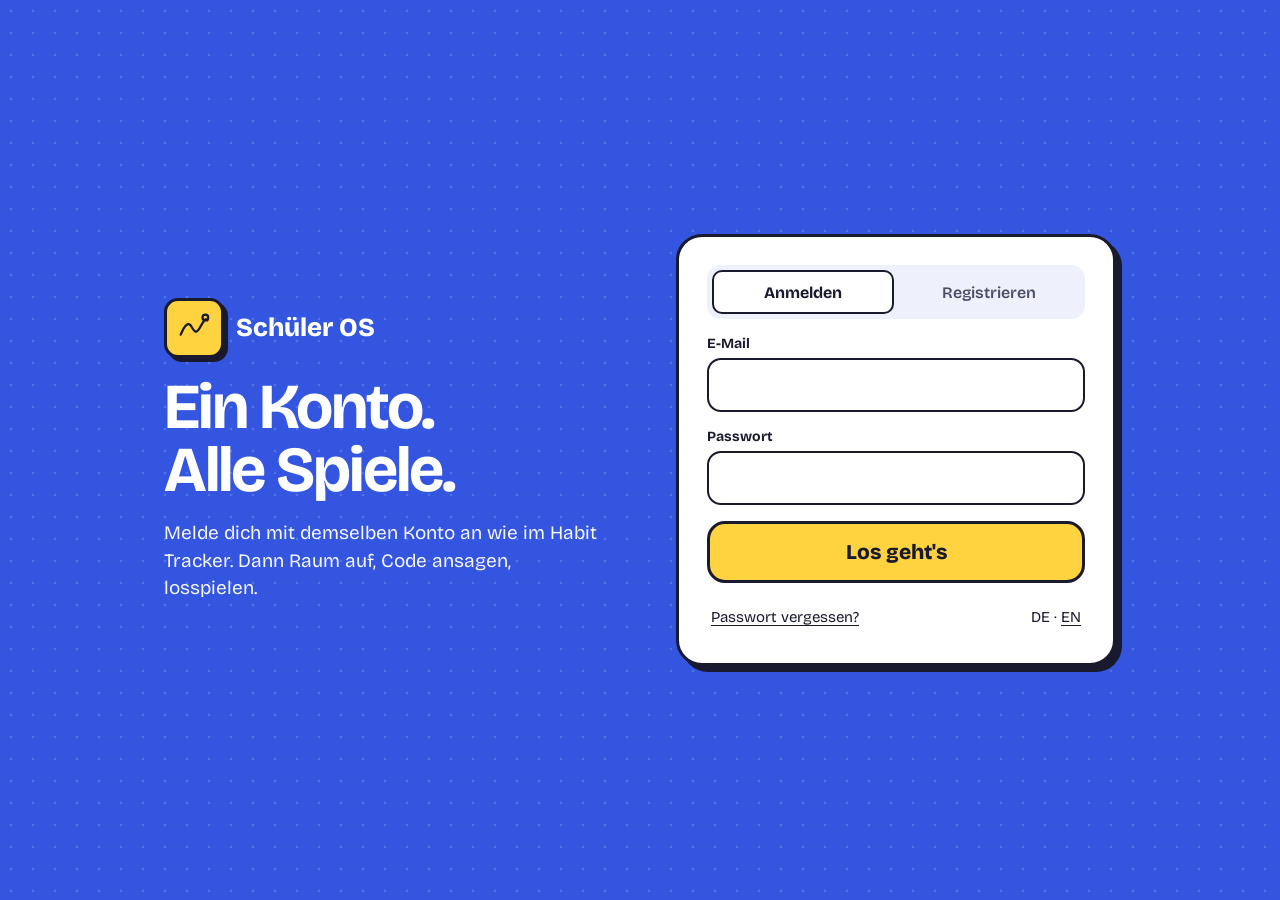
<file: schueler-os/index.html>
<!doctype html>
<html lang="de">
<head>
<meta charset="utf-8">
<meta name="viewport" content="width=device-width, initial-scale=1, viewport-fit=cover, user-scalable=no">
<meta name="theme-color" content="#3355E0">
<meta name="apple-mobile-web-app-capable" content="yes">
<meta name="mobile-web-app-capable" content="yes">
<meta name="apple-mobile-web-app-status-bar-style" content="black-translucent">
<meta name="apple-mobile-web-app-title" content="Schüler OS">
<title>Schüler OS</title>
<link rel="manifest" href="manifest.webmanifest">
<link rel="icon" href="icon-192.png">
<link rel="apple-touch-icon" href="icon-192.png">
<link rel="preconnect" href="https://fonts.googleapis.com">
<link rel="preconnect" href="https://fonts.gstatic.com" crossorigin>
<link href="https://fonts.googleapis.com/css2?family=Bricolage+Grotesque:opsz,wght@12..96,500;12..96,700;12..96,800&family=Patrick+Hand&display=swap" rel="stylesheet">
<link rel="stylesheet" href="app.css?v=1791435114">
</head>
<body>
<div id="app" aria-live="polite"><div class="boot">Lädt …</div></div>
<div id="toasts" aria-live="assertive"></div>
<noscript>Bitte JavaScript aktivieren.</noscript>
<script src="firebase-app-compat.js"></script>
<script src="firebase-auth-compat.js"></script>
<script src="firebase-firestore-compat.js"></script>
<script src="js/canvas.js?v=1791435114"></script>
<script src="js/core.js?v=1791435114"></script>
<script src="js/kritzelpost.js?v=1791435114"></script>
<script>App.boot();</script>
</body>
</html>
</file>
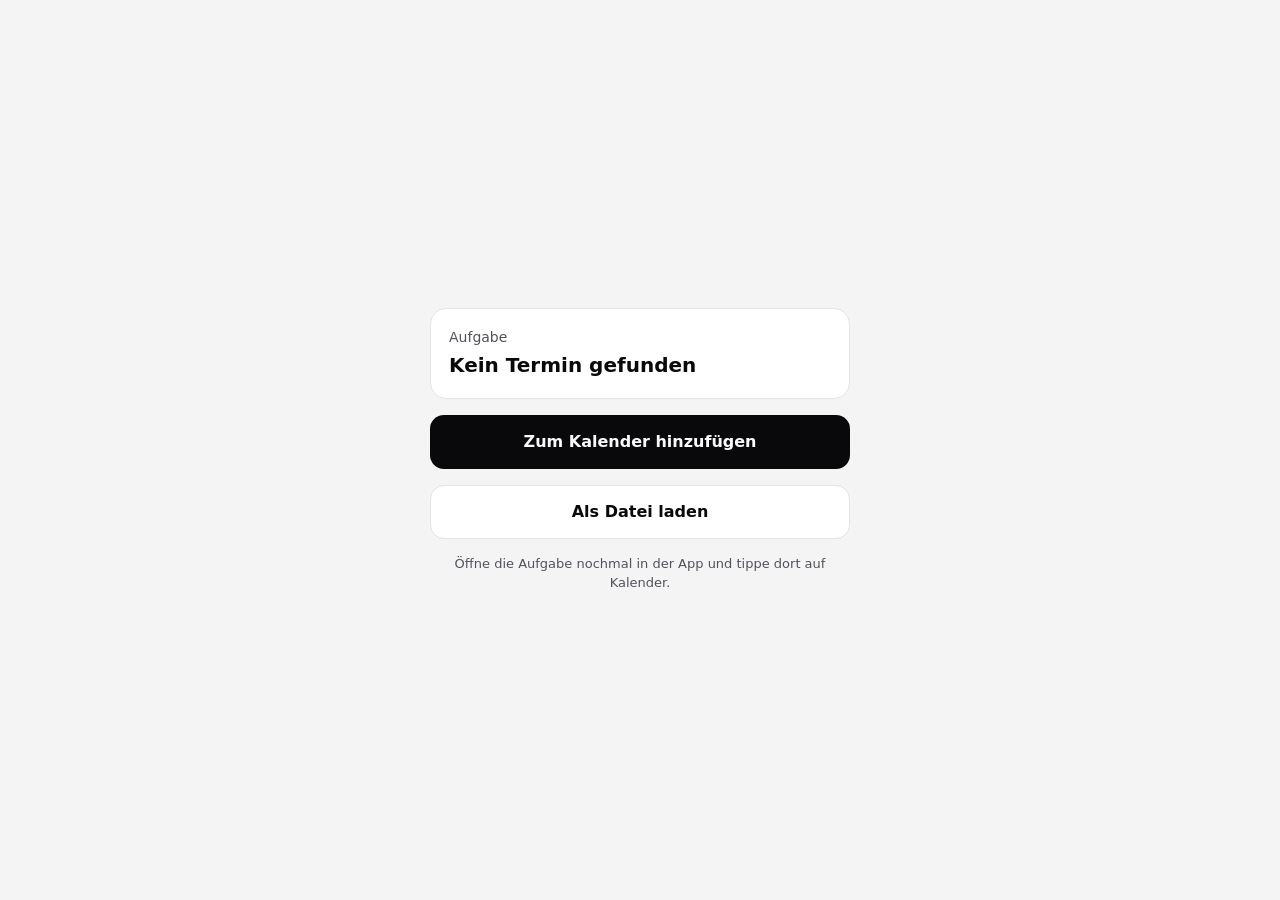
<file: cal.html>
<!doctype html>
<html lang="de">
<head>
<meta charset="utf-8">
<meta name="viewport" content="width=device-width,initial-scale=1,viewport-fit=cover">
<title>Zum Kalender</title>
<meta name="theme-color" content="#000000">
<style>
:root { --bg: #000; --surface: #18181B; --line: #27272A; --text: #FAFAFA; --muted: #A1A1AA; --invert: #FAFAFA; --on-invert: #09090B; color-scheme: dark; }
@media (prefers-color-scheme: light) { :root { --bg: #F4F4F5; --surface: #FFF; --line: #E4E4E7; --text: #09090B; --muted: #52525B; --invert: #09090B; --on-invert: #FAFAFA; color-scheme: light; } }
* { box-sizing: border-box; }
body { margin: 0; min-height: 100vh; background: var(--bg); color: var(--text); font: 16px/1.45 -apple-system, system-ui, sans-serif; display: flex; align-items: center; justify-content: center; padding: 24px 16px; }
main { width: 100%; max-width: 420px; display: flex; flex-direction: column; gap: 16px; }
.card { background: var(--surface); border: 1px solid var(--line); border-radius: 16px; padding: 18px; display: flex; flex-direction: column; gap: 4px; }
.card b { font-size: 20px; overflow-wrap: anywhere; }
.card span { color: var(--muted); font-size: 14px; }
a.btn { height: 54px; border-radius: 14px; display: flex; align-items: center; justify-content: center; font-weight: 700; text-decoration: none; }
.primary { background: var(--invert); color: var(--on-invert); }
.soft { background: var(--surface); color: var(--text); border: 1px solid var(--line); }
p { margin: 0; color: var(--muted); font-size: 13px; text-align: center; }
</style>
</head>
<body>
<main>
  <div class="card"><span id="when">Aufgabe</span><b id="title">–</b></div>
  <a id="add" class="btn primary" href="#">Zum Kalender hinzufügen</a>
  <a id="file" class="btn soft" href="#" download="aufgabe.ics">Als Datei laden</a>
  <p id="hint">Danach kannst du diese Seite schließen.</p>
</main>
<script>
function show() {
  var b = location.hash.slice(1).replace(/-/g, '+').replace(/_/g, '/');
  var text = '';
  try {
    var bin = atob(b + '==='.slice((b.length + 3) % 4));
    text = new TextDecoder().decode(Uint8Array.from(bin, function (c) { return c.charCodeAt(0); }));
  } catch (e) { text = ''; }
  if (text.indexOf('BEGIN:VCALENDAR') !== 0) {
    document.getElementById('title').textContent = 'Kein Termin gefunden';
    document.getElementById('add').hidden = true; document.getElementById('file').hidden = true;
    document.getElementById('hint').textContent = 'Öffne die Aufgabe nochmal in der App und tippe dort auf Kalender.';
    return;
  }
  var get = function (k) { var m = text.match(new RegExp('^' + k + '[^:]*:(.*)$', 'm')); return m ? m[1].replace(/\r$/, '') : ''; };
  var title = get('SUMMARY').replace(/\\([,;\\])/g, '$1').replace(/\\n/g, ' ');
  var st = get('DTSTART');
  var when = st.slice(6, 8) + '.' + st.slice(4, 6) + '.' + st.slice(0, 4) + (st.length > 8 ? ', ' + st.slice(9, 11) + ':' + st.slice(11, 13) + ' Uhr' : ', ganztägig');
  document.getElementById('title').textContent = title;
  document.getElementById('when').textContent = when;
  var name = (title.replace(/[^\wÀ-ɏ -]+/g, '').trim().slice(0, 40) || 'aufgabe').replace(/\s+/g, '-') + '.ics';
  var add = document.getElementById('add'), file = document.getElementById('file');
  add.hidden = false; file.hidden = false;
  // installed service worker: a real calendar address; otherwise the calendar file as a data link
  if (navigator.serviceWorker && navigator.serviceWorker.controller) add.href = 'event.ics?d=' + location.hash.slice(1) + '&n=' + encodeURIComponent(name);
  else add.href = 'data:text/calendar;charset=utf-8,' + encodeURIComponent(text);
  file.href = URL.createObjectURL(new Blob([text], { type: 'text/calendar;charset=utf-8' }));
  file.download = name;
}
show();
window.addEventListener('hashchange', show);
</script>
</body>
</html>
</file>
<file: schueler-os/app.css>
:root {
  --ink: #1A1A2E; --blue: #3355E0; --yellow: #FFD23F; --green: #3DDC97; --paper: #FFFFFF;
  --soft: #EEF1FB; --muted: #4A4E69; --line: #D6DAEA; --danger: #B3261E; --danger-bg: #FFE1DC;
  --r-lg: 26px; --r-md: 16px; --sh: 6px 6px 0 var(--ink); --sh-sm: 4px 4px 0 var(--ink);
  --font: 'Bricolage Grotesque', system-ui, -apple-system, 'Segoe UI', sans-serif;
  --hand: 'Patrick Hand', 'Comic Sans MS', 'Chalkboard SE', cursive;
  --sat: env(safe-area-inset-top, 0px); --sab: env(safe-area-inset-bottom, 0px);
}
* { box-sizing: border-box; }
html, body { margin: 0; height: 100%; }
body {
  font-family: var(--font); color: var(--ink); background-color: var(--blue);
  background-image: radial-gradient(rgba(255,255,255,.16) 1.5px, transparent 1.6px); background-size: 22px 22px;
  -webkit-text-size-adjust: 100%; -webkit-tap-highlight-color: transparent; overscroll-behavior: none;
}
button, input { font: inherit; color: inherit; }
button { touch-action: manipulation; cursor: pointer; }
button:disabled { cursor: default; }
svg { width: 24px; height: 24px; fill: none; stroke: currentColor; stroke-width: 2.4; stroke-linecap: round; stroke-linejoin: round; flex: none; }
.sr { position: absolute; left: -9999px; width: 1px; height: 1px; overflow: hidden; }
#app { min-height: 100%; }
.boot { color: #fff; font-weight: 700; padding: 40px; text-align: center; }

/* Übergänge */
.screen { min-height: 100vh; min-height: 100dvh; transition: opacity .28s ease, transform .32s cubic-bezier(.2,.9,.3,1.2); }
.screen.enter { opacity: 0; transform: translateY(14px) scale(.985); }

/* Bausteine */
.card { background: var(--paper); border: 3px solid var(--ink); border-radius: var(--r-lg); box-shadow: var(--sh); }
.row { display: flex; align-items: center; }
.row.gap { gap: 10px; } .row.between { justify-content: space-between; } .row.end { justify-content: flex-end; } .row.baseline { align-items: baseline; }
.muted { color: var(--muted); } .strong { font-weight: 700; } .small { font-size: 14px; }
.btn {
  display: inline-flex; align-items: center; justify-content: center; gap: 8px; min-height: 48px; padding: 0 20px;
  border: 3px solid var(--ink); border-radius: var(--r-md); background: var(--paper); font-weight: 700; font-size: 17px;
  transition: transform .08s ease, box-shadow .08s ease, background .15s; white-space: nowrap; user-select: none; -webkit-user-select: none;
}
.btn svg { width: 20px; height: 20px; stroke-width: 2.8; }
.btn:active:not(:disabled) { transform: translate(3px, 3px); box-shadow: none !important; }
.btn:disabled { opacity: .5; }
.btn.sm { min-height: 38px; padding: 0 14px; font-size: 14px; border-width: 2.5px; border-radius: 12px; }
.btn.lg { min-height: 58px; font-size: 20px; font-weight: 800; padding: 0 28px; }
.btn.xl { min-height: 62px; font-size: 21px; font-weight: 800; padding: 0 30px; border-radius: 18px; }
.btn.shadow { box-shadow: var(--sh-sm); }
.btn.yellow { background: var(--yellow); } .btn.green { background: var(--green); } .btn.white { background: #fff; box-shadow: var(--sh-sm); }
.btn.ink { background: var(--ink); color: #fff; } .btn.soft { background: var(--soft); border-color: transparent; }
.btn.danger { background: var(--danger-bg); color: var(--danger); border-color: var(--danger); }
.linkbtn { background: none; border: 0; padding: 6px 4px; color: var(--ink); text-decoration: underline; text-underline-offset: 3px; font-size: 15px; min-height: 36px; }
.linkbtn.strong { font-weight: 700; text-decoration: none; font-size: 16px; }
.linkbtn u { text-decoration-thickness: 2px; }
.field { display: flex; flex-direction: column; gap: 6px; font-size: 14px; font-weight: 700; }
.field input, .text-card input {
  height: 54px; border: 2.5px solid var(--ink); border-radius: 14px; padding: 0 16px; font-size: 18px; font-weight: 500; background: #fff; width: 100%;
  -webkit-appearance: none; appearance: none;
}
input:focus-visible, button:focus-visible { outline: 3px solid var(--yellow); outline-offset: 2px; }
.form-msg { border-radius: 12px; padding: 10px 14px; font-size: 15px; font-weight: 600; }
.form-msg.err { background: var(--danger-bg); color: var(--danger); } .form-msg.ok { background: #DDF8EC; color: #0E6B44; }
.pill { display: inline-block; background: var(--ink); color: #fff; border-radius: 999px; font-size: 12px; font-weight: 800; padding: 4px 10px; letter-spacing: 1px; text-transform: uppercase; }
.avatar {
  width: var(--sz); height: var(--sz); flex: none; border-radius: 50%; background: var(--av); border: 3px solid var(--ink);
  display: inline-flex; align-items: center; justify-content: center; font-weight: 800; font-size: calc(var(--sz) * .42); color: var(--ink);
}
.icon-btn { width: 44px; height: 44px; border: 0; border-radius: 12px; background: transparent; display: inline-flex; align-items: center; justify-content: center; color: var(--muted); }
.icon-btn:active { background: var(--soft); }

.brand { display: flex; align-items: center; gap: 12px; color: #fff; font-weight: 800; font-size: 22px; }
.logo { width: 46px; height: 46px; border-radius: 14px; background: var(--yellow); border: 3px solid var(--ink); box-shadow: var(--sh-sm); display: flex; align-items: center; justify-content: center; color: var(--ink); }
.logo svg { width: 28px; height: 28px; }
.brand.big { font-size: 26px; } .brand.big .logo { width: 60px; height: 60px; } .brand.big .logo svg { width: 36px; height: 36px; }

.page { padding: calc(22px + var(--sat)) clamp(16px, 4vw, 48px) calc(28px + var(--sab)); max-width: 1400px; margin: 0 auto; }
.topbar { display: flex; align-items: center; justify-content: space-between; gap: 12px; flex-wrap: wrap; margin-bottom: 22px; }
.topbar-title { color: #fff; font-weight: 800; font-size: 22px; text-align: center; }
.topbar-spacer { width: 130px; }
.hero-title { color: #fff; font-size: clamp(36px, 5.5vw, 58px); font-weight: 800; letter-spacing: -1.5px; margin: 6px 0 22px; line-height: 1; }
.center-wrap { min-height: 100vh; min-height: 100dvh; display: flex; align-items: center; justify-content: center; padding: 20px; }
.center-msg { padding: 28px; text-align: center; max-width: 480px; margin: 18vh auto 0; font-weight: 600; font-size: 18px; display: flex; flex-direction: column; gap: 12px; align-items: center; }
.center-wrap .center-msg { margin: 0; }
.center-msg h2 { margin: 0; }

/* Login */
.auth-wrap { min-height: 100vh; min-height: 100dvh; display: flex; align-items: center; justify-content: center; gap: clamp(28px, 6vw, 72px); padding: calc(28px + var(--sat)) 20px calc(28px + var(--sab)); flex-wrap: wrap; }
.auth-intro { width: min(440px, 100%); color: #fff; display: flex; flex-direction: column; gap: 18px; }
.auth-intro h1 { margin: 0; font-size: clamp(42px, 6vw, 64px); line-height: .98; letter-spacing: -2px; }
.auth-intro p { margin: 0; font-size: 19px; line-height: 1.45; opacity: .95; }
.auth-card, .name-card { width: min(440px, 100%); padding: 28px; display: flex; flex-direction: column; gap: 16px; }
.name-card h2 { margin: 0; font-size: 28px; line-height: 1.1; }
.seg { display: grid; grid-template-columns: 1fr 1fr; background: var(--soft); border-radius: 14px; padding: 5px; gap: 5px; }
.seg button { height: 44px; border: 2px solid transparent; border-radius: 10px; background: transparent; font-weight: 600; color: var(--muted); }
.seg button.on { background: #fff; border-color: var(--ink); color: var(--ink); font-weight: 700; }

/* Startseite */
.profile-chip { display: flex; align-items: center; gap: 8px; background: #fff; border: 3px solid var(--ink); border-radius: 999px; padding: 4px 5px 4px 4px; box-shadow: var(--sh-sm); }
.hub .topbar > .row > .linkbtn { color: #fff; }
.hub-grid { display: grid; grid-template-columns: minmax(0, 1.6fr) minmax(0, 1fr); gap: 28px; align-items: start; }
.game-pick { display: flex; flex-direction: column; gap: 22px; }
.game-card { padding: 26px; display: flex; flex-direction: column; gap: 10px; }
.game-card.main { background: var(--yellow); display: grid; grid-template-columns: auto 1fr; gap: 6px 20px; align-items: start; }
.game-card.main .btn { grid-column: 1 / -1; margin-top: 12px; }
.game-card h2 { margin: 0; font-size: 36px; letter-spacing: -1px; }
.game-card h3 { margin: 4px 0 0; font-size: 21px; }
.game-card p { margin: 0; font-size: 17px; line-height: 1.4; }
.game-card .meta { font-weight: 700; font-size: 15px; margin-top: 6px; }
.game-badge { width: 64px; height: 64px; border-radius: 18px; background: #fff; border: 3px solid var(--ink); display: flex; align-items: center; justify-content: center; }
.game-badge svg { width: 32px; height: 32px; }
.game-badge.green { background: var(--green); }
.soon-grid { display: grid; grid-template-columns: repeat(3, minmax(0, 1fr)); gap: 16px; }
.game-card.soon { box-shadow: none; border-style: dashed; background: rgba(255,255,255,.88); padding: 18px; position: relative; border-color: var(--ink); }
.game-card.soon::before { content: ''; position: absolute; left: 18px; right: 18px; top: 0; height: 6px; background: var(--gc); border-radius: 0 0 6px 6px; }
.game-card.soon p { font-size: 14px; color: var(--muted); }
.game-card.soon .pill { align-self: flex-start; }
.join-card { padding: 26px; display: flex; flex-direction: column; gap: 12px; }
.join-card h2 { margin: 6px 0 0; font-size: 32px; letter-spacing: -1px; }
.join-card p { margin: 0; font-size: 17px; }
.code-input {
  height: 76px; border: 3px solid var(--ink); border-radius: 18px; text-align: center; font-size: 40px; font-weight: 800; letter-spacing: .3em; padding: 0 0 0 .3em; text-transform: uppercase; width: 100%; background: #fff;
}
.code-input::placeholder { color: #C9CDE0; }

/* Lobby */
.lobby-grid { display: grid; grid-template-columns: 380px minmax(0, 1fr); gap: 28px; align-items: start; }
.lobby-side { display: flex; flex-direction: column; gap: 24px; }
.code-card { background: var(--yellow); padding: 24px; display: flex; flex-direction: column; align-items: center; gap: 8px; }
.label { font-size: 15px; font-weight: 700; color: var(--muted); }
.code-card .label { color: var(--ink); text-transform: uppercase; letter-spacing: 2px; }
.code-big { font-size: clamp(52px, 7vw, 76px); font-weight: 800; letter-spacing: 6px; line-height: 1; user-select: all; -webkit-user-select: all; }
.settings-card { padding: 22px 24px; display: flex; flex-direction: column; gap: 16px; }
.settings-card h3 { margin: 0; font-size: 20px; }
.setting { display: flex; flex-direction: column; gap: 8px; }
.seg3 { display: grid; grid-template-columns: repeat(3, minmax(0, 1fr)); gap: 8px; }
.seg3 button { height: 46px; border: 2.5px solid var(--ink); border-radius: 12px; background: #fff; font-weight: 700; font-size: 17px; }
.seg3 button.on { background: var(--ink); color: #fff; }
.seg3 button:disabled:not(.on) { opacity: .45; }
.players-card { padding: 24px 26px; display: flex; flex-direction: column; gap: 18px; min-height: 480px; }
.players-card h2 { margin: 0; font-size: 26px; }
.player-grid { display: grid; grid-template-columns: repeat(auto-fill, minmax(200px, 1fr)); gap: 12px; }
.player { border: 2.5px solid var(--ink); border-radius: 18px; padding: 12px; display: flex; align-items: center; gap: 12px; background: #fff; min-height: 80px; transition: opacity .3s; }
.player.host { background: #FFF6D6; }
.player.stale { opacity: .45; }
.player.empty { border-style: dashed; border-color: #9AA0B8; color: var(--muted); justify-content: center; font-weight: 600; }
.player.pop { animation: pop .45s cubic-bezier(.2,1.4,.4,1); }
.pname { display: flex; flex-direction: column; min-width: 0; flex: 1; }
.pname b { font-size: 18px; overflow: hidden; text-overflow: ellipsis; white-space: nowrap; }
.pname .small { display: inline-flex; align-items: center; gap: 4px; }
.pname .small svg { width: 16px; height: 16px; color: #B8860B; }
.lobby-foot { margin-top: auto; display: flex; align-items: center; gap: 16px; flex-wrap: wrap; }
.lobby-foot > .muted { flex: 1; min-width: 200px; line-height: 1.4; }
.lobby-foot .btn { padding: 0 44px; }
.waiting-host { display: flex; align-items: center; gap: 12px; font-weight: 700; font-size: 17px; }
.waiting-host.light { color: #fff; }
.dots-anim { display: inline-flex; gap: 5px; }
.dots-anim i { width: 9px; height: 9px; border-radius: 50%; background: currentColor; animation: bounce 1.2s infinite ease-in-out; }
.dots-anim i:nth-child(2) { animation-delay: .15s; } .dots-anim i:nth-child(3) { animation-delay: .3s; }

/* Spielschritte */
.page.step { display: flex; flex-direction: column; gap: 16px; height: 100vh; height: 100dvh; max-width: none; padding-top: calc(16px + var(--sat)); padding-bottom: calc(18px + var(--sab)); }
.step-head { display: grid; grid-template-columns: 1fr auto 1fr; align-items: center; gap: 12px; }
.step-left { display: flex; align-items: center; gap: 14px; color: #fff; flex-wrap: wrap; }
.step-label { font-weight: 800; font-size: 19px; }
.step-dots { display: flex; gap: 5px; flex-wrap: wrap; }
.step-dots i { width: 24px; height: 10px; border-radius: 99px; border: 2px solid var(--ink); background: rgba(255,255,255,.35); }
.step-dots i.past { background: #fff; } .step-dots i.now { background: var(--yellow); width: 34px; }
.step-title { color: #fff; font-size: 34px; font-weight: 800; letter-spacing: -1px; text-align: center; }
.timer { justify-self: end; display: inline-flex; align-items: center; gap: 8px; height: 54px; padding: 0 18px; background: #fff; border: 3px solid var(--ink); border-radius: 999px; box-shadow: var(--sh-sm); font-size: 24px; font-weight: 800; font-variant-numeric: tabular-nums; transition: background .2s; }
.timer.low { background: var(--yellow); animation: pulse 1s infinite; }
.timer.zero { background: #FFB4A8; }
.step-body { flex: 1; display: flex; flex-direction: column; align-items: center; justify-content: center; gap: 22px; min-height: 0; position: relative; }
.step-h1 { margin: 0; font-size: clamp(30px, 4.6vw, 48px); font-weight: 800; color: #fff; letter-spacing: -1px; text-align: center; max-width: 900px; line-height: 1.05; }
.text-card { width: min(820px, 100%); padding: 22px; display: flex; flex-direction: column; gap: 14px; }
.text-card input { height: 74px; font-family: var(--hand); font-size: 32px; font-weight: 400; }
.text-card input:disabled { background: #F4F5FA; color: var(--ink); -webkit-text-fill-color: var(--ink); opacity: 1; }
.describe .step-body { justify-content: flex-start; }
.describe-pic { flex: 1; min-height: 0; width: 100%; display: flex; align-items: center; justify-content: center; }
.pic-frame { height: 100%; max-height: 520px; aspect-ratio: 4 / 3; max-width: 100%; background: #fff; border: 3px solid var(--ink); border-radius: 18px; box-shadow: 8px 8px 0 var(--ink); overflow: hidden; transform: rotate(-1deg); position: relative; }
canvas.drawing { display: block; width: 100%; height: 100%; }
.nothing { position: relative; }
.pic-frame.nothing::after, .album-pic.nothing::after, .g-item.pic.nothing::after { content: attr(data-nothing); position: absolute; inset: 0; display: flex; align-items: center; justify-content: center; color: var(--muted); font-weight: 700; }
.g-item.pic.nothing::after { content: '–'; }

.wait-card { display: none; padding: 18px 22px; flex-direction: column; align-items: center; gap: 12px; text-align: center; width: min(560px, 100%); animation: pop .4s cubic-bezier(.2,1.4,.4,1); }
.wait-card.show { display: flex; }
.wait-title { display: flex; align-items: center; gap: 10px; font-weight: 800; font-size: 20px; }
.wait-title svg { background: var(--green); border: 2.5px solid var(--ink); border-radius: 50%; padding: 4px; width: 32px; height: 32px; stroke-width: 3.2; }
.done-row { display: flex; gap: 6px; flex-wrap: wrap; justify-content: center; margin-bottom: 6px; }
.done-av { position: relative; opacity: .45; transition: opacity .3s; }
.done-av.yes { opacity: 1; }
.done-av .tick { position: absolute; right: -4px; bottom: -4px; width: 20px; height: 20px; border-radius: 50%; background: var(--ink); display: flex; align-items: center; justify-content: center; animation: pop .35s; }
.done-av .tick svg { width: 12px; height: 12px; stroke: var(--green); stroke-width: 4; }

/* Malen */
.prompt { display: flex; align-items: center; gap: 14px; padding: 8px 18px; min-height: 58px; border-radius: 20px; box-shadow: var(--sh-sm); }
.prompt .tag { flex: none; font-size: 13px; font-weight: 800; text-transform: uppercase; letter-spacing: 1.5px; color: #fff; background: var(--ink); border-radius: 8px; padding: 4px 10px; }
.prompt-text { font-family: var(--hand); font-size: clamp(22px, 2.6vw, 30px); line-height: 1.1; overflow-wrap: anywhere; }
.prompt-text.nothing { color: var(--muted); }
.page.step.draw .step-head { margin-bottom: -4px; }
.draw-layout { flex: 1; min-height: 0; display: grid; grid-template-columns: 84px minmax(0, 1fr) 128px; gap: 16px; }
.toolbar { padding: 8px; display: flex; flex-direction: column; align-items: center; gap: 7px; border-radius: 22px; box-shadow: var(--sh-sm); overflow: auto; }
.tool { width: 60px; height: 50px; flex: none; border: 2.5px solid transparent; border-radius: 14px; background: var(--soft); display: flex; align-items: center; justify-content: center; color: var(--ink); transition: transform .1s, background .15s; }
.tool svg { width: 25px; height: 25px; stroke-width: 2.3; }
.tool.on { background: var(--yellow); border-color: var(--ink); }
.tool.size { height: 42px; background: #fff; border-color: var(--line); }
.tool.size.on { border-color: var(--ink); background: #fff; }
.tool.size i { width: var(--d); height: var(--d); border-radius: 50%; background: var(--ink); }
.tool.danger { background: var(--danger-bg); color: var(--danger); }
.tool:active:not(:disabled) { transform: scale(.92); }
.tool:disabled, .swatch:disabled { opacity: .4; }
.sep { width: 46px; height: 2px; background: var(--line); flex: none; margin: 3px 0; }
.sep.grow { flex: 1; min-height: 4px; background: transparent; }
.pad-area { position: relative; min-width: 0; min-height: 0; display: flex; align-items: center; justify-content: center; }
.pad-frame { background: #fff; border: 3px solid var(--ink); border-radius: 18px; box-shadow: 8px 8px 0 var(--ink); overflow: hidden; touch-action: none; }
canvas.pad { touch-action: none; -webkit-user-select: none; user-select: none; -webkit-touch-callout: none; cursor: crosshair; }
.page.step.draw.locked .pad-frame { filter: saturate(.6) brightness(.97); }
.pad-area .wait-card { position: absolute; left: 50%; top: 50%; transform: translate(-50%, -50%); width: min(480px, 92%); animation: none; }
.side { display: flex; flex-direction: column; gap: 14px; min-height: 0; }
.palette { padding: 10px; display: grid; grid-template-columns: repeat(2, minmax(0, 1fr)); gap: 7px; border-radius: 22px; box-shadow: var(--sh-sm); }
.swatch { height: 40px; border-radius: 11px; border: 2.5px solid var(--ink); background: var(--sw); transition: transform .1s; }
.swatch.on { outline: 4px solid var(--yellow); outline-offset: 1px; transform: scale(1.04); position: relative; z-index: 1; }
.swatch[data-color="7"].on { outline-color: var(--ink); }
.done-btn { margin-top: auto; width: 100%; padding: 0 10px; }

/* Album */
.page.album { display: grid; grid-template-columns: 250px minmax(0, 1fr); gap: 24px; height: 100vh; height: 100dvh; max-width: 1300px; }
.chain-list { display: flex; flex-direction: column; gap: 10px; overflow: auto; padding: 2px 8px 8px 2px; }
.album-title { color: #fff; font-size: 30px; font-weight: 800; letter-spacing: -.5px; }
.chain { display: flex; align-items: center; gap: 10px; background: #fff; border: 3px solid var(--ink); border-radius: 16px; padding: 8px 12px; transition: background .2s, box-shadow .2s; }
.chain > div { display: flex; flex-direction: column; min-width: 0; }
.chain b { font-size: 15px; overflow: hidden; text-overflow: ellipsis; white-space: nowrap; }
.chain.on { background: var(--yellow); box-shadow: var(--sh-sm); }
.chain.past { opacity: .7; }
.album-main { display: flex; flex-direction: column; overflow: hidden; min-height: 0; }
.album-feed { flex: 1; overflow-y: auto; padding: 22px 28px; display: flex; flex-direction: column; gap: 18px; background: #F7F8FD; -webkit-overflow-scrolling: touch; }
.album-feed.swap { animation: fadein .35s ease; }
.album-item { display: flex; gap: 12px; align-items: flex-end; max-width: 100%; }
.album-item.right { flex-direction: row-reverse; }
.album-item.right .album-col { align-items: flex-end; }
.album-item.reveal { animation: slideup .45s cubic-bezier(.2,1.2,.4,1); }
.album-col { display: flex; flex-direction: column; gap: 6px; min-width: 0; }
.bubble { background: #fff; border: 2.5px solid var(--ink); border-radius: 18px 18px 18px 6px; padding: 10px 18px; font-family: var(--hand); font-size: 28px; line-height: 1.15; overflow-wrap: anywhere; }
.album-item.right .bubble { border-radius: 18px 18px 6px 18px; }
.bubble.nothing { color: var(--muted); font-family: var(--font); font-size: 17px; font-weight: 600; }
.album-pic { width: min(440px, 62vw); aspect-ratio: 4 / 3; background: #fff; border: 2.5px solid var(--ink); border-radius: 16px; overflow: hidden; position: relative; }
.react-row { display: flex; gap: 6px; flex-wrap: wrap; min-height: 0; }
.react { height: 36px; padding: 0 10px; border: 2px solid var(--ink); border-radius: 999px; background: #fff; font-size: 16px; font-weight: 700; transition: transform .1s; }
.react.on { background: #FFF1B8; }
.react:active { transform: scale(.9); }
.album-bar { border-top: 3px solid var(--ink); padding: 12px 18px; display: flex; align-items: center; gap: 12px; background: #fff; flex-wrap: wrap; }
.album-bar > .muted.strong { flex: 1; min-width: 180px; }

/* Ende */
.page.done .topbar { margin-bottom: 8px; }
.page.done .hero-title { margin: 0; }
.gallery { display: flex; flex-direction: column; gap: 20px; }
.gallery-chain { padding: 18px; }
.gallery-chain h3 { margin: 0 0 12px; display: flex; align-items: center; gap: 10px; font-size: 19px; }
.gallery-row { display: flex; gap: 12px; overflow-x: auto; padding-bottom: 6px; -webkit-overflow-scrolling: touch; }
.g-item { flex: none; width: 220px; display: flex; flex-direction: column; gap: 4px; }
.g-item.pic canvas { border: 2.5px solid var(--ink); border-radius: 12px; height: auto; aspect-ratio: 4 / 3; }
.g-item.pic.nothing { min-height: 165px; border: 2.5px dashed var(--line); border-radius: 12px; }
.g-item .bubble { font-size: 21px; min-height: 165px; display: flex; align-items: center; border-radius: 14px; }

/* Toasts & Dialoge */
#toasts { position: fixed; left: 50%; top: calc(14px + var(--sat)); transform: translateX(-50%); display: flex; flex-direction: column; gap: 8px; z-index: 50; pointer-events: none; width: min(560px, 92vw); }
.toast { background: var(--ink); color: #fff; border-radius: 14px; padding: 12px 16px; font-weight: 600; font-size: 16px; box-shadow: 0 8px 20px rgba(0,0,0,.25); opacity: 0; transform: translateY(-10px); transition: all .25s; text-align: center; }
.toast.in { opacity: 1; transform: none; }
.toast.err { background: var(--danger); }
.modal-wrap { position: fixed; inset: 0; background: rgba(26,26,46,.45); display: flex; align-items: center; justify-content: center; padding: 20px; z-index: 40; opacity: 0; transition: opacity .2s; }
.modal-wrap.in { opacity: 1; }
.modal { padding: 24px; width: min(420px, 100%); transform: scale(.94); transition: transform .2s cubic-bezier(.2,1.4,.4,1); }
.modal-wrap.in .modal { transform: none; }
.modal p { margin: 0 0 18px; font-size: 19px; font-weight: 600; line-height: 1.35; }

@keyframes pop { 0% { transform: scale(.7); opacity: 0; } 100% { transform: scale(1); opacity: 1; } }
@keyframes bounce { 0%, 80%, 100% { transform: translateY(0); opacity: .5; } 40% { transform: translateY(-6px); opacity: 1; } }
@keyframes pulse { 50% { transform: scale(1.06); } }
@keyframes slideup { from { transform: translateY(24px) scale(.96); opacity: 0; } to { transform: none; opacity: 1; } }
@keyframes fadein { from { opacity: 0; } to { opacity: 1; } }
@media (prefers-reduced-motion: reduce) { *, *::before, *::after { animation: none !important; transition: none !important; } }

/* Tablet hochkant und kleiner */
@media (max-width: 960px) {
  .hub-grid, .lobby-grid { grid-template-columns: minmax(0, 1fr); }
  .topbar-spacer { display: none; }
  .players-card { min-height: 0; }
  .page.album { grid-template-columns: minmax(0, 1fr); grid-template-rows: auto minmax(0, 1fr); gap: 12px; }
  .chain-list { flex-direction: row; overflow-x: auto; padding-bottom: 6px; }
  .album-title { align-self: center; margin-right: 6px; font-size: 24px; }
  .chain { flex: none; }
  .chain .muted { display: none; }
}
@media (max-aspect-ratio: 1/1), (max-width: 760px) {
  .draw-layout { grid-template-columns: minmax(0, 1fr); grid-template-rows: auto auto auto auto; gap: 12px; align-content: start; }
  .pad-area { order: 1; width: 100%; aspect-ratio: 4 / 3; max-height: 62vh; }
  .toolbar { order: 2; flex-direction: row; flex-wrap: wrap; justify-content: center; overflow: visible; }
  .tool { width: 50px; height: 46px; }
  .tool.size { width: 44px; }
  .sep { width: 2px; height: 30px; margin: 0 2px; }
  .sep.grow { display: none; }
  .side { order: 3; display: contents; }
  .palette { order: 3; grid-template-columns: repeat(8, minmax(0, 1fr)); gap: 6px; }
  .swatch { height: 36px; }
  .done-btn { order: 4; margin-top: 0; }
  .page.step.draw { height: auto; min-height: 100dvh; }
}
@media (max-width: 640px) {
  .page { padding-left: 16px; padding-right: 16px; }
  .soon-grid { grid-template-columns: minmax(0, 1fr); }
  .game-card.main { grid-template-columns: minmax(0, 1fr); }
  .game-card h2 { font-size: 30px; }
  .step-head { grid-template-columns: 1fr auto; }
  .step-title { grid-column: 1 / -1; grid-row: 2; font-size: 28px; }
  .step-dots i { width: 14px; } .step-dots i.now { width: 22px; }
  .timer { height: 46px; font-size: 20px; padding: 0 14px; }
  .text-card input { font-size: 26px; height: 64px; }
  .text-card .row { flex-wrap: wrap; }
  .text-card .btn.xl { flex: 1; }
  .profile-chip .btn { display: none; }
  .code-big { letter-spacing: 3px; }
  .album-feed { padding: 16px; }
  .album-pic { width: min(440px, 70vw); }
  .bubble { font-size: 23px; }
  .lobby-foot .btn { width: 100%; }
  .page.step.describe { height: auto; min-height: 100dvh; }
  .pic-frame { height: auto; width: 100%; }
}
@media (max-height: 560px) and (orientation: landscape) {
  .page.step { padding-top: 8px; gap: 8px; }
  .timer { height: 42px; font-size: 19px; }
  .prompt { min-height: 46px; }
  .tool { height: 40px; } .tool.size { height: 34px; } .swatch { height: 30px; }
}

/* Nachbesserungen nach Screenshot-Durchsicht */
.btn:disabled { opacity: 1; background: #DCDFEA !important; color: #7A7F99 !important; border-color: #A3A8BE !important; box-shadow: none !important; }
.btn.soft:disabled { border-color: transparent !important; }
.linkbtn[data-lang] { text-decoration: none; }
.hub .topbar .linkbtn[data-lang] u, .auth-card .linkbtn[data-lang] u { text-decoration: underline; text-underline-offset: 3px; }
@media (max-aspect-ratio: 1/1) {
  .describe .step-body { justify-content: center; }
  .describe-pic { flex: none; }
  .pic-frame { height: auto; width: min(100%, 720px); max-height: none; }
}
@media (max-width: 960px) {
  .lobby-side { display: contents; }
  .lobby-grid { display: flex; flex-direction: column; }
  .code-card { order: 1; } .players-card { order: 2; } .settings-card { order: 3; }
}
@media (max-width: 640px) {
  .page.done .topbar [data-actions] { width: 100%; justify-content: space-between; }
  .waiting-host.light { font-size: 15px; }
}
.icon-btn.quit { color: #fff; background: rgba(255,255,255,.14); width: 40px; height: 40px; margin-right: -4px; }
.icon-btn.quit svg { width: 20px; height: 20px; stroke-width: 2.8; }
html { touch-action: manipulation; }
.page.step, .page.album, .page.lobby, .page.done, .page.hub { -webkit-user-select: none; user-select: none; -webkit-touch-callout: none; }
input { -webkit-user-select: text; user-select: text; }
</file>
